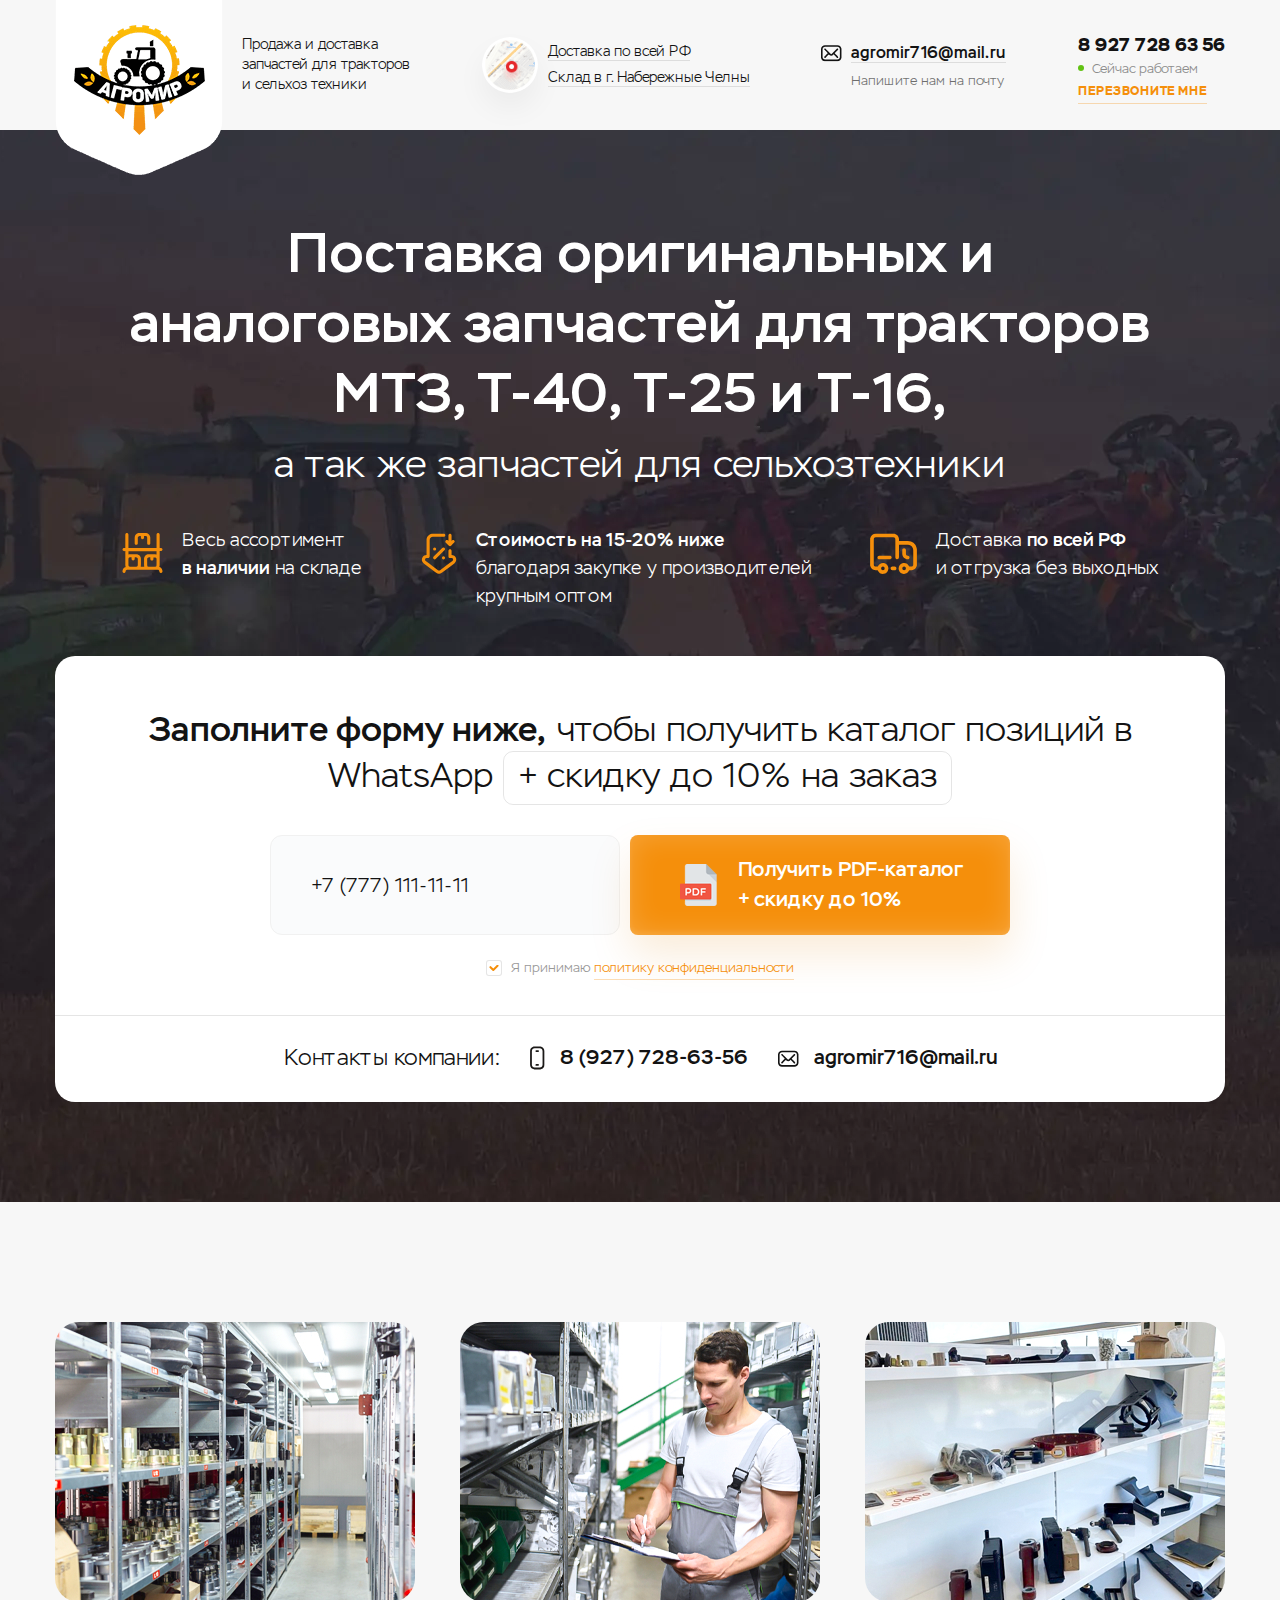
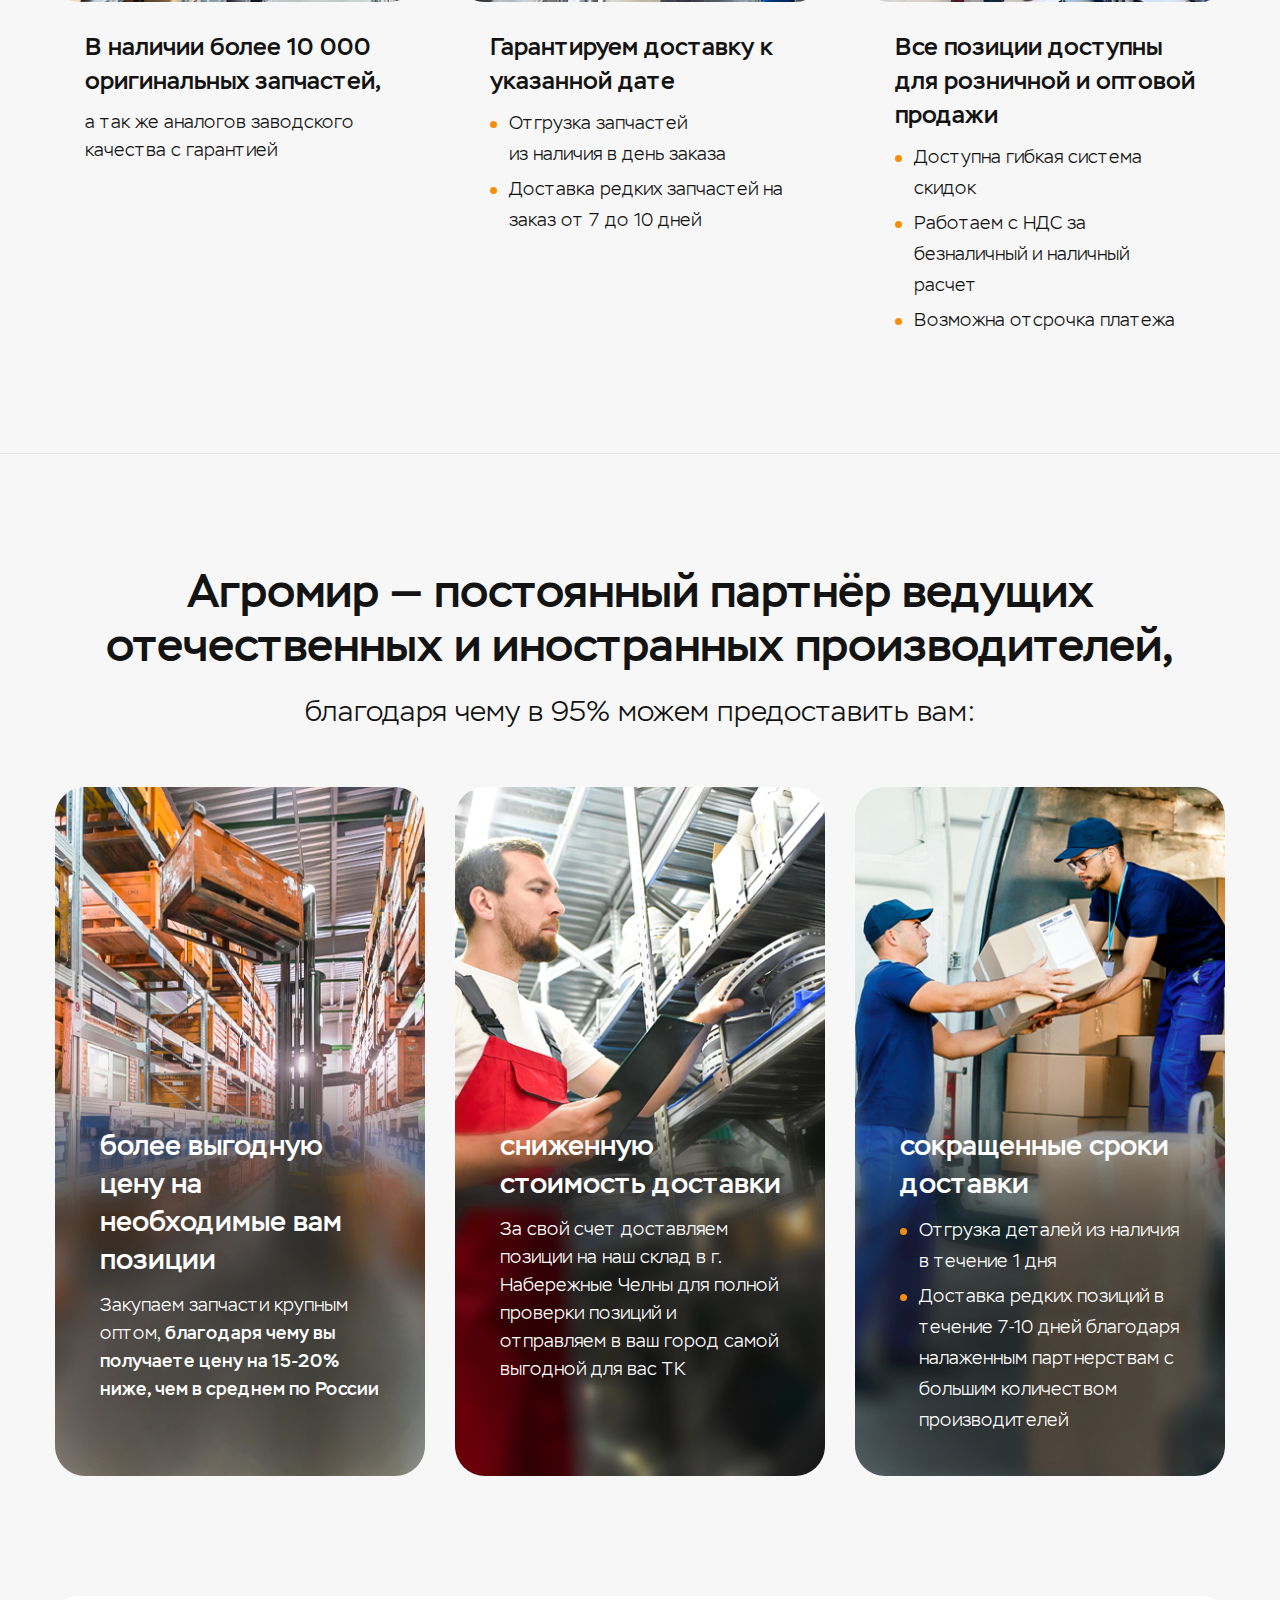
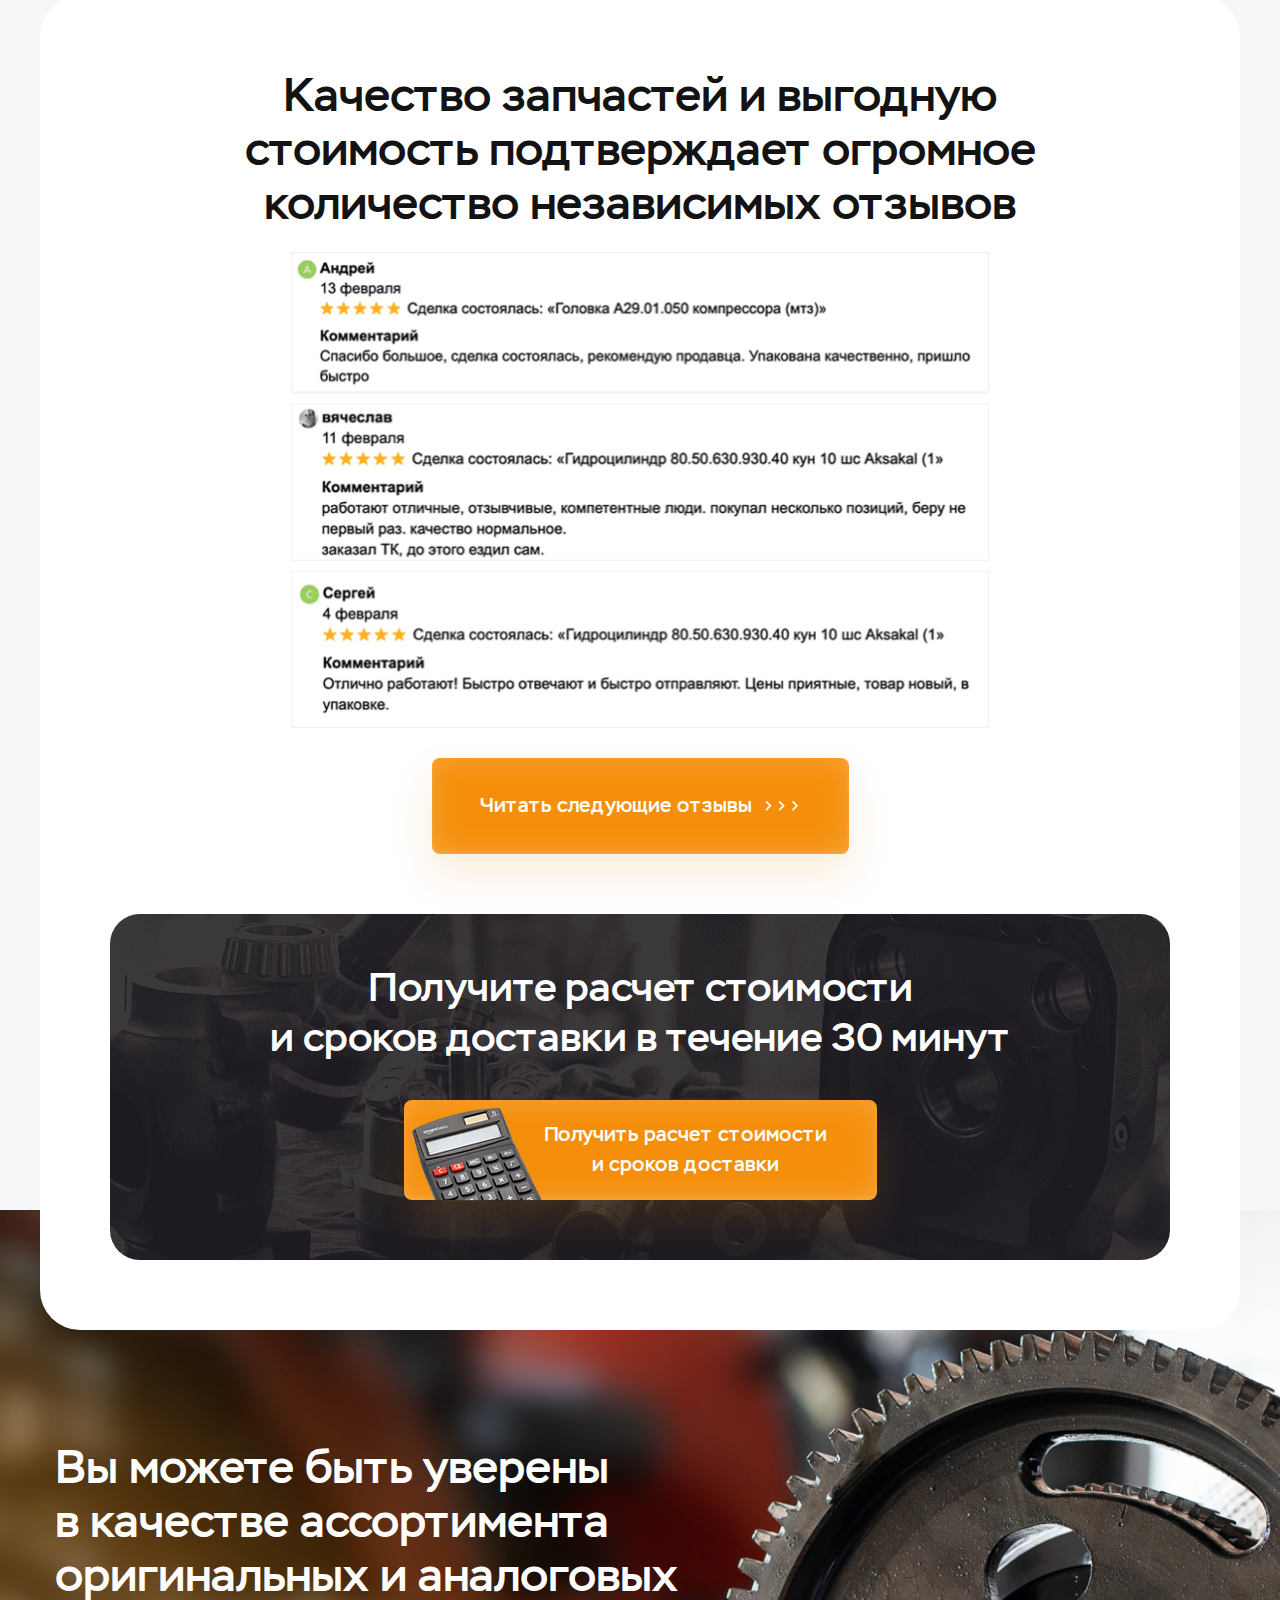
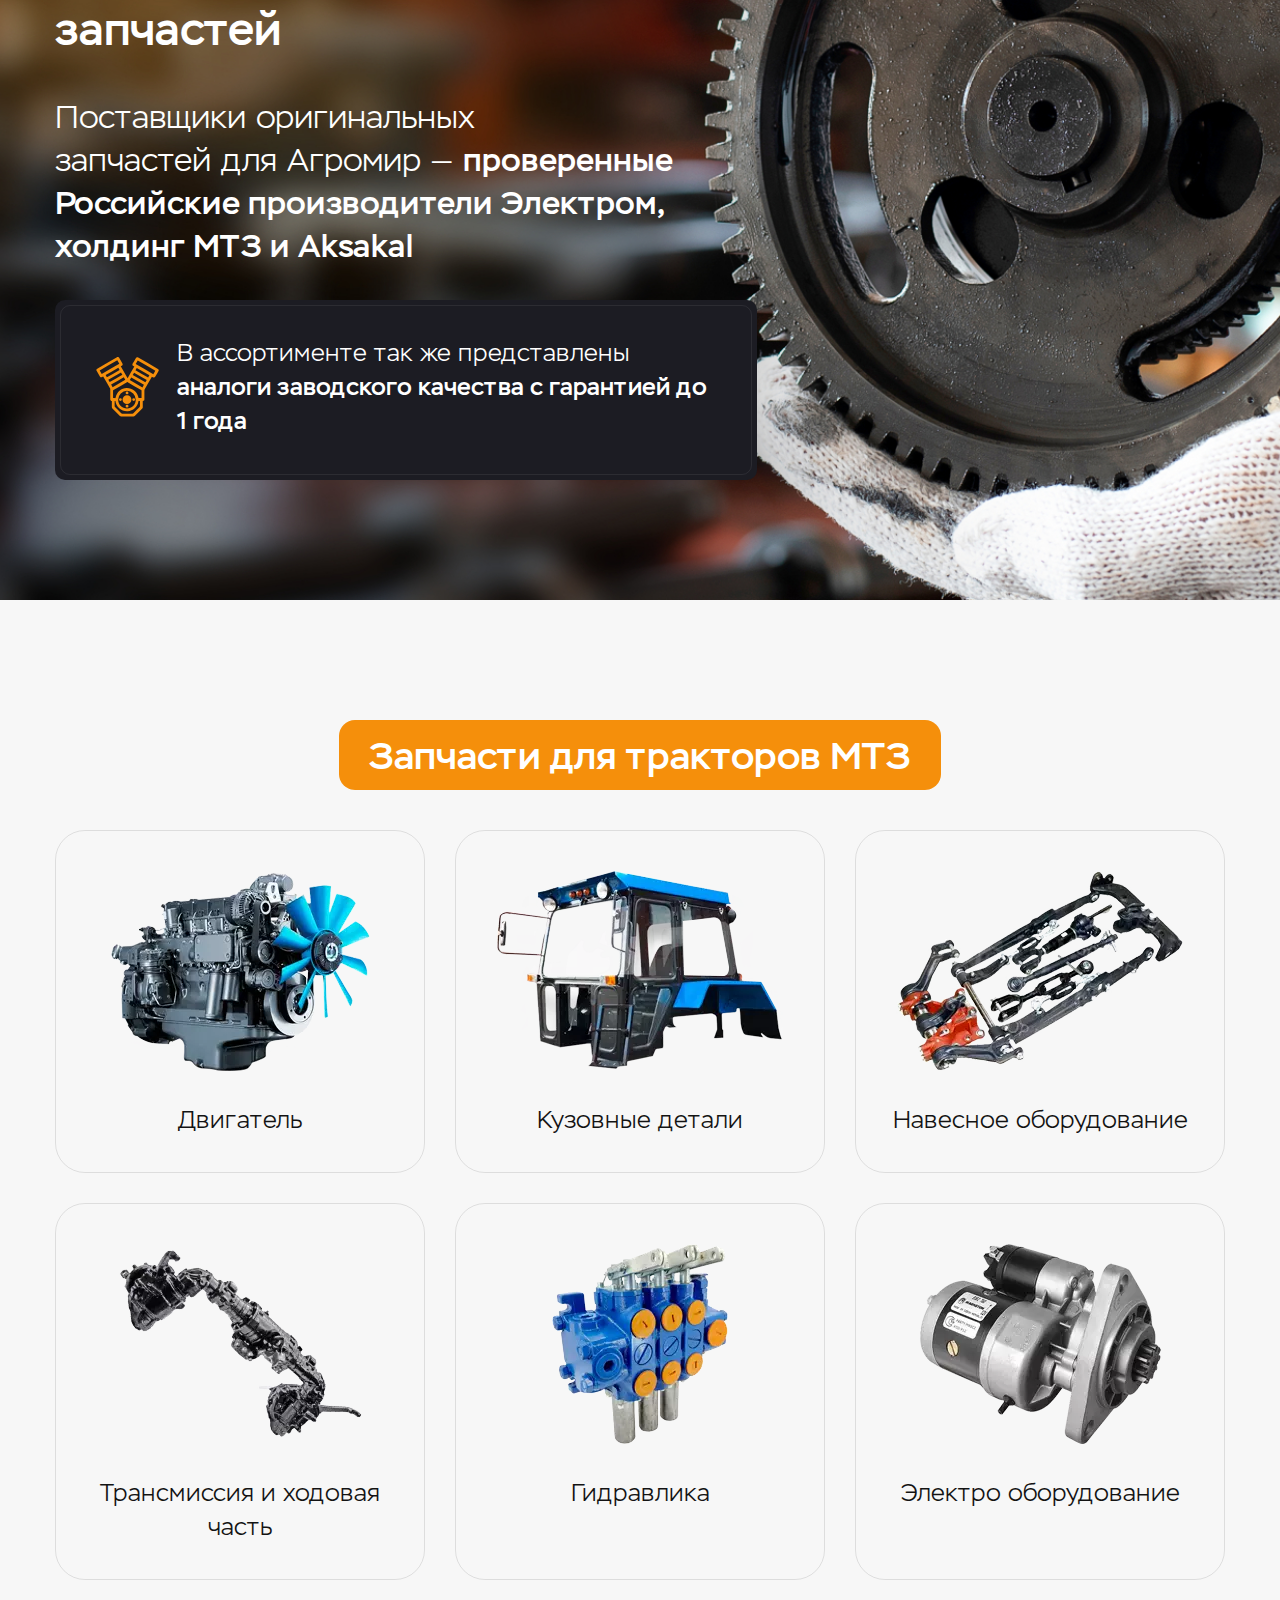
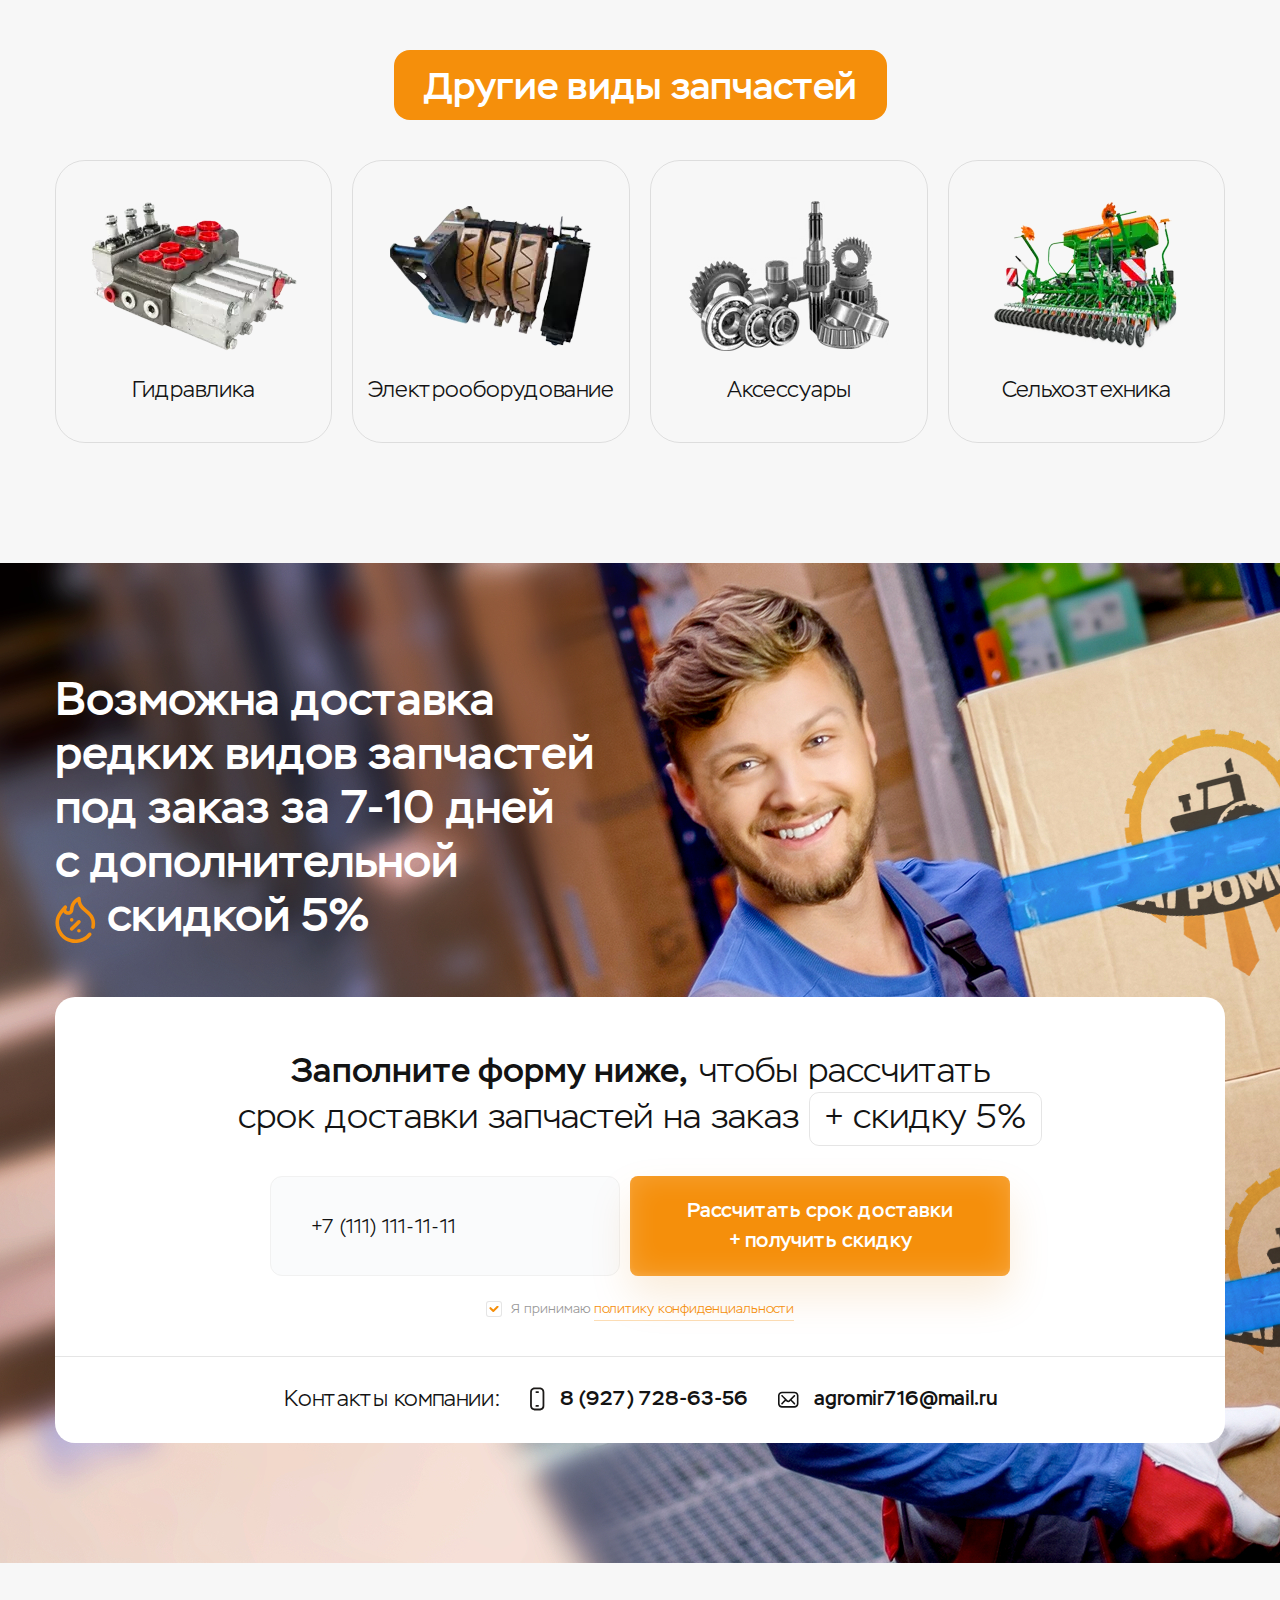
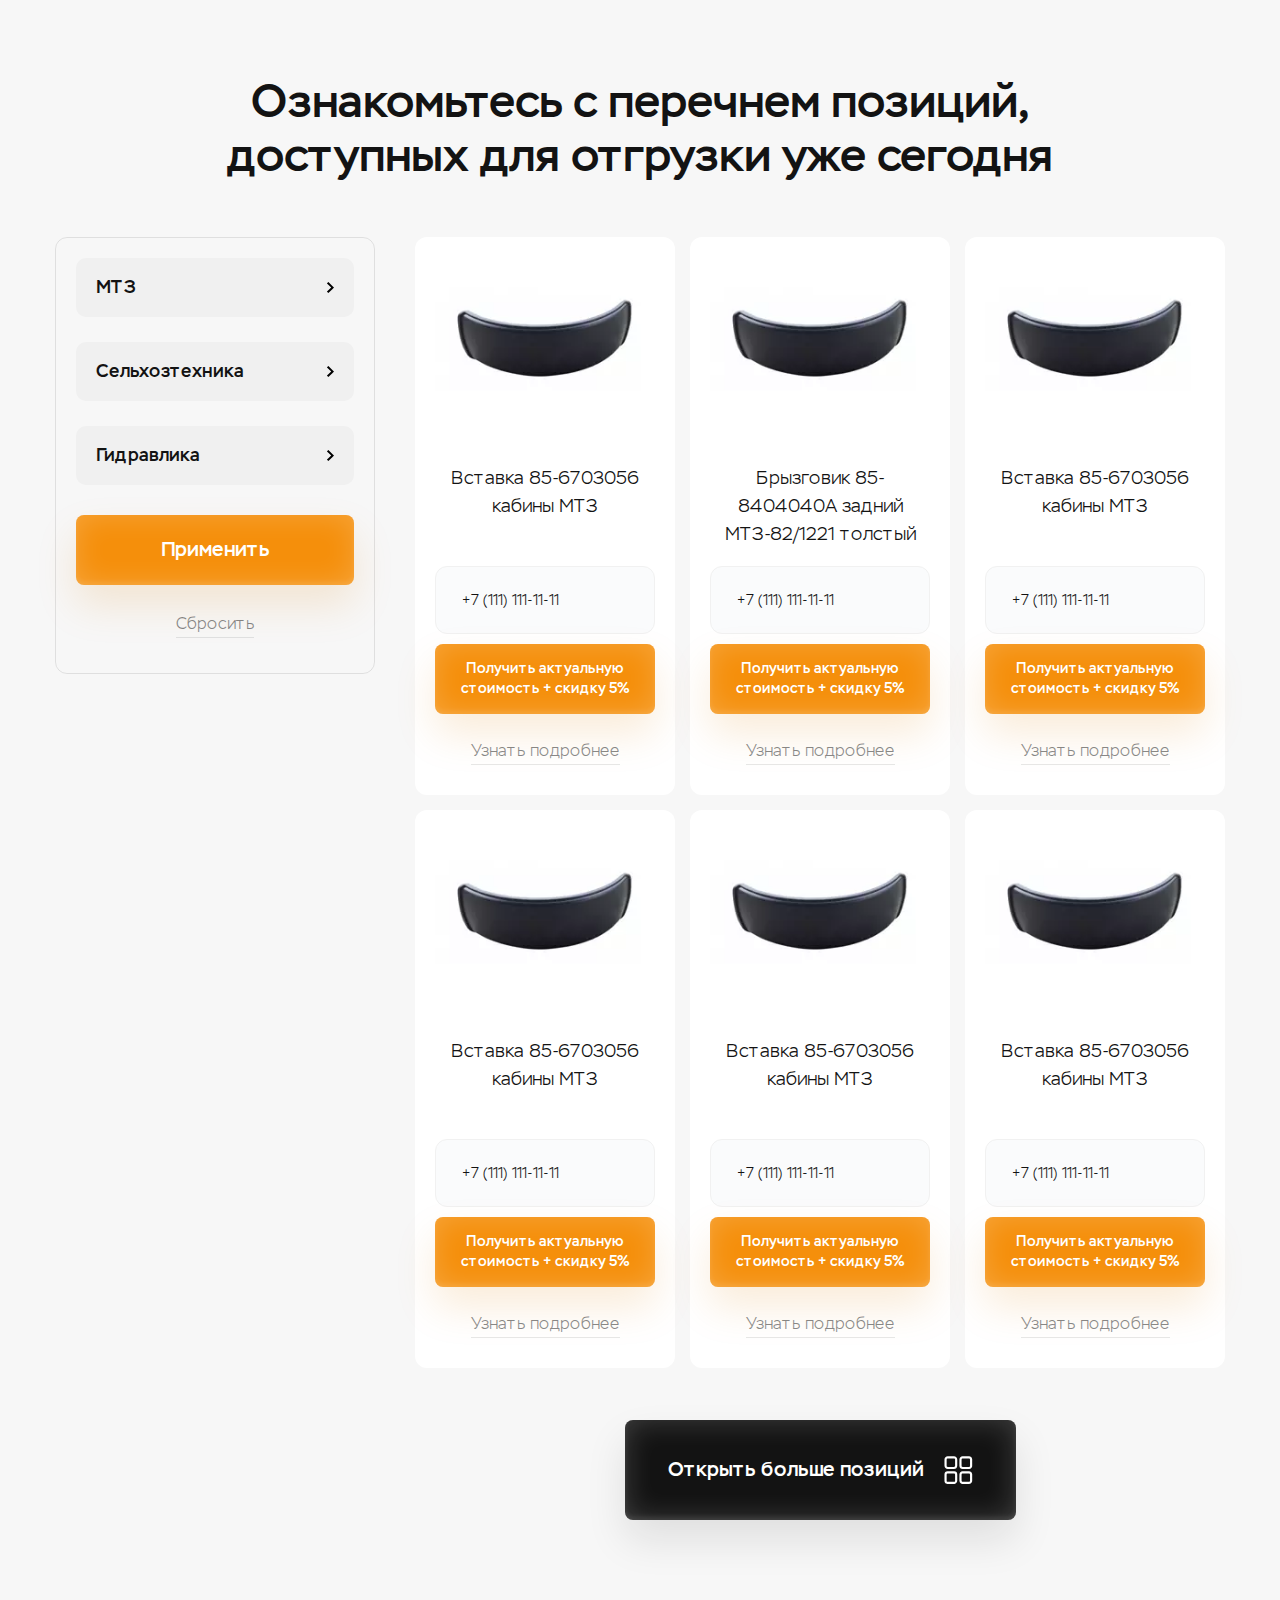
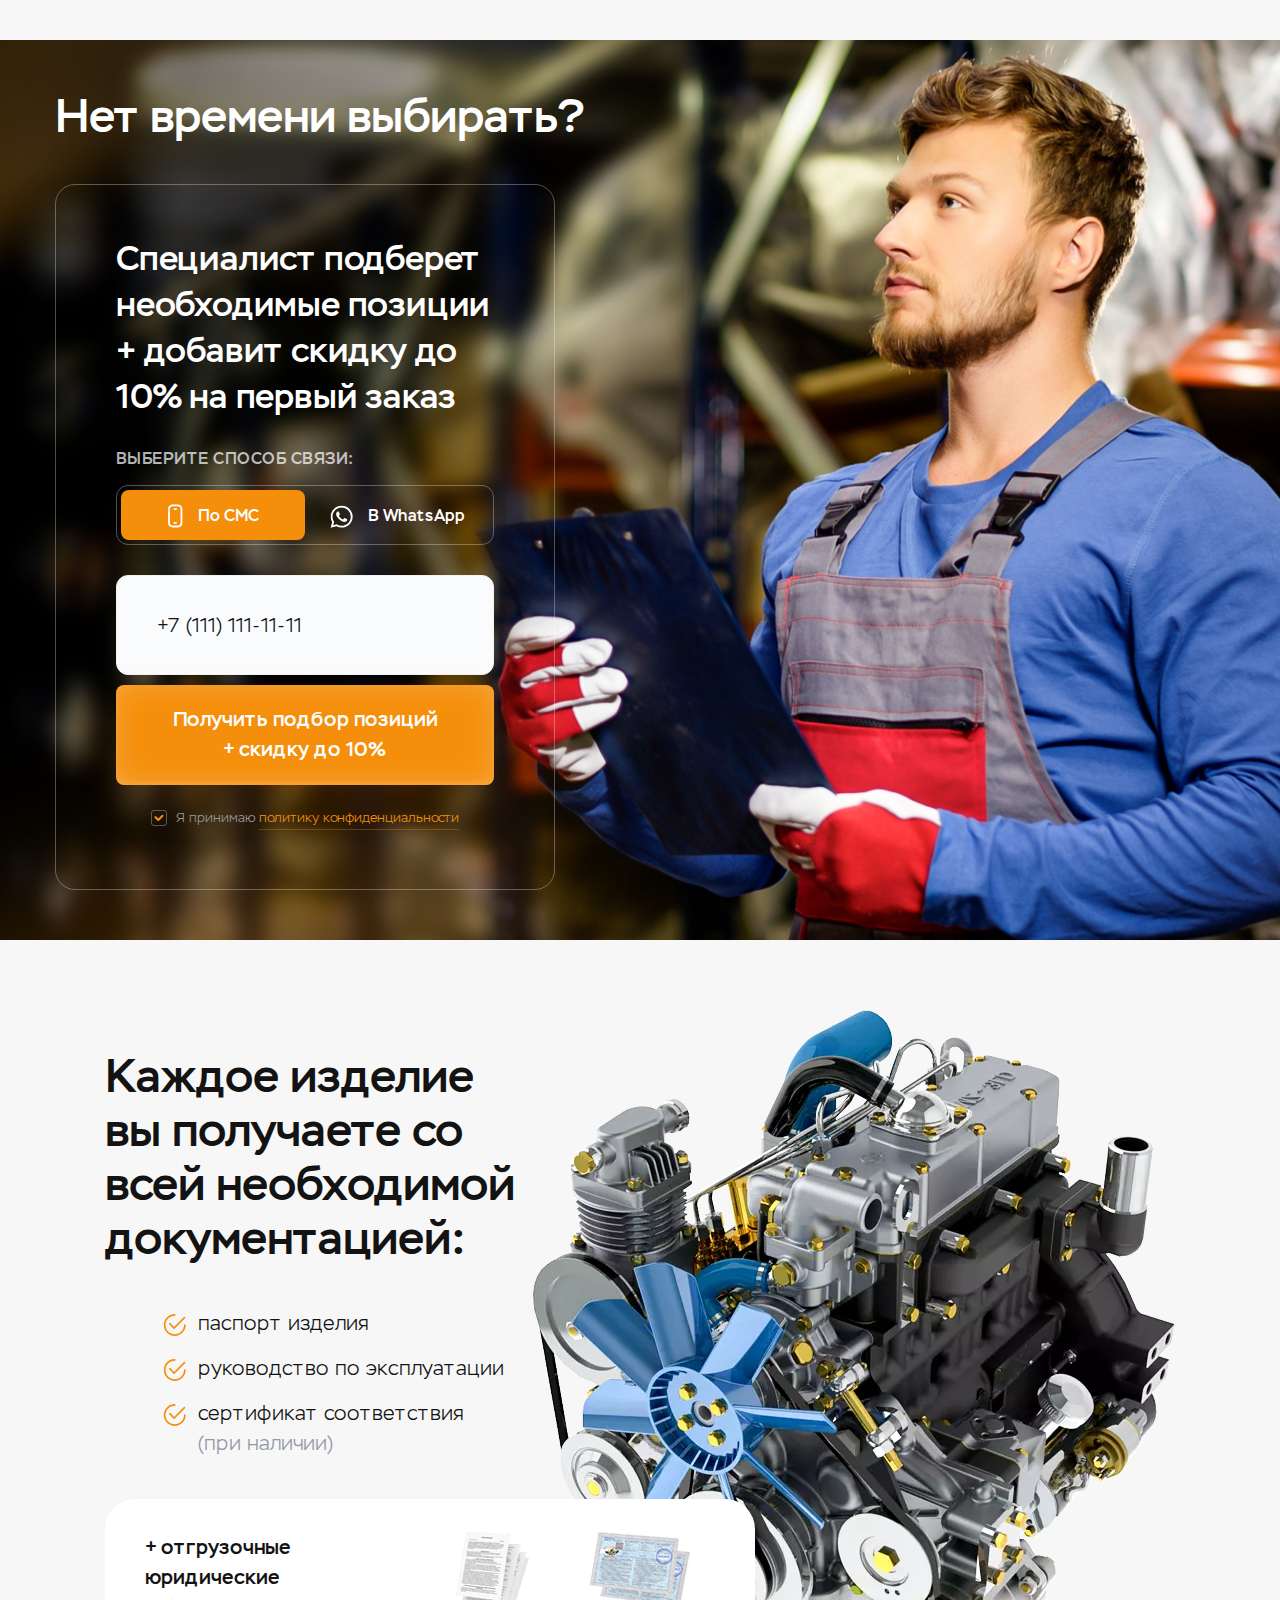
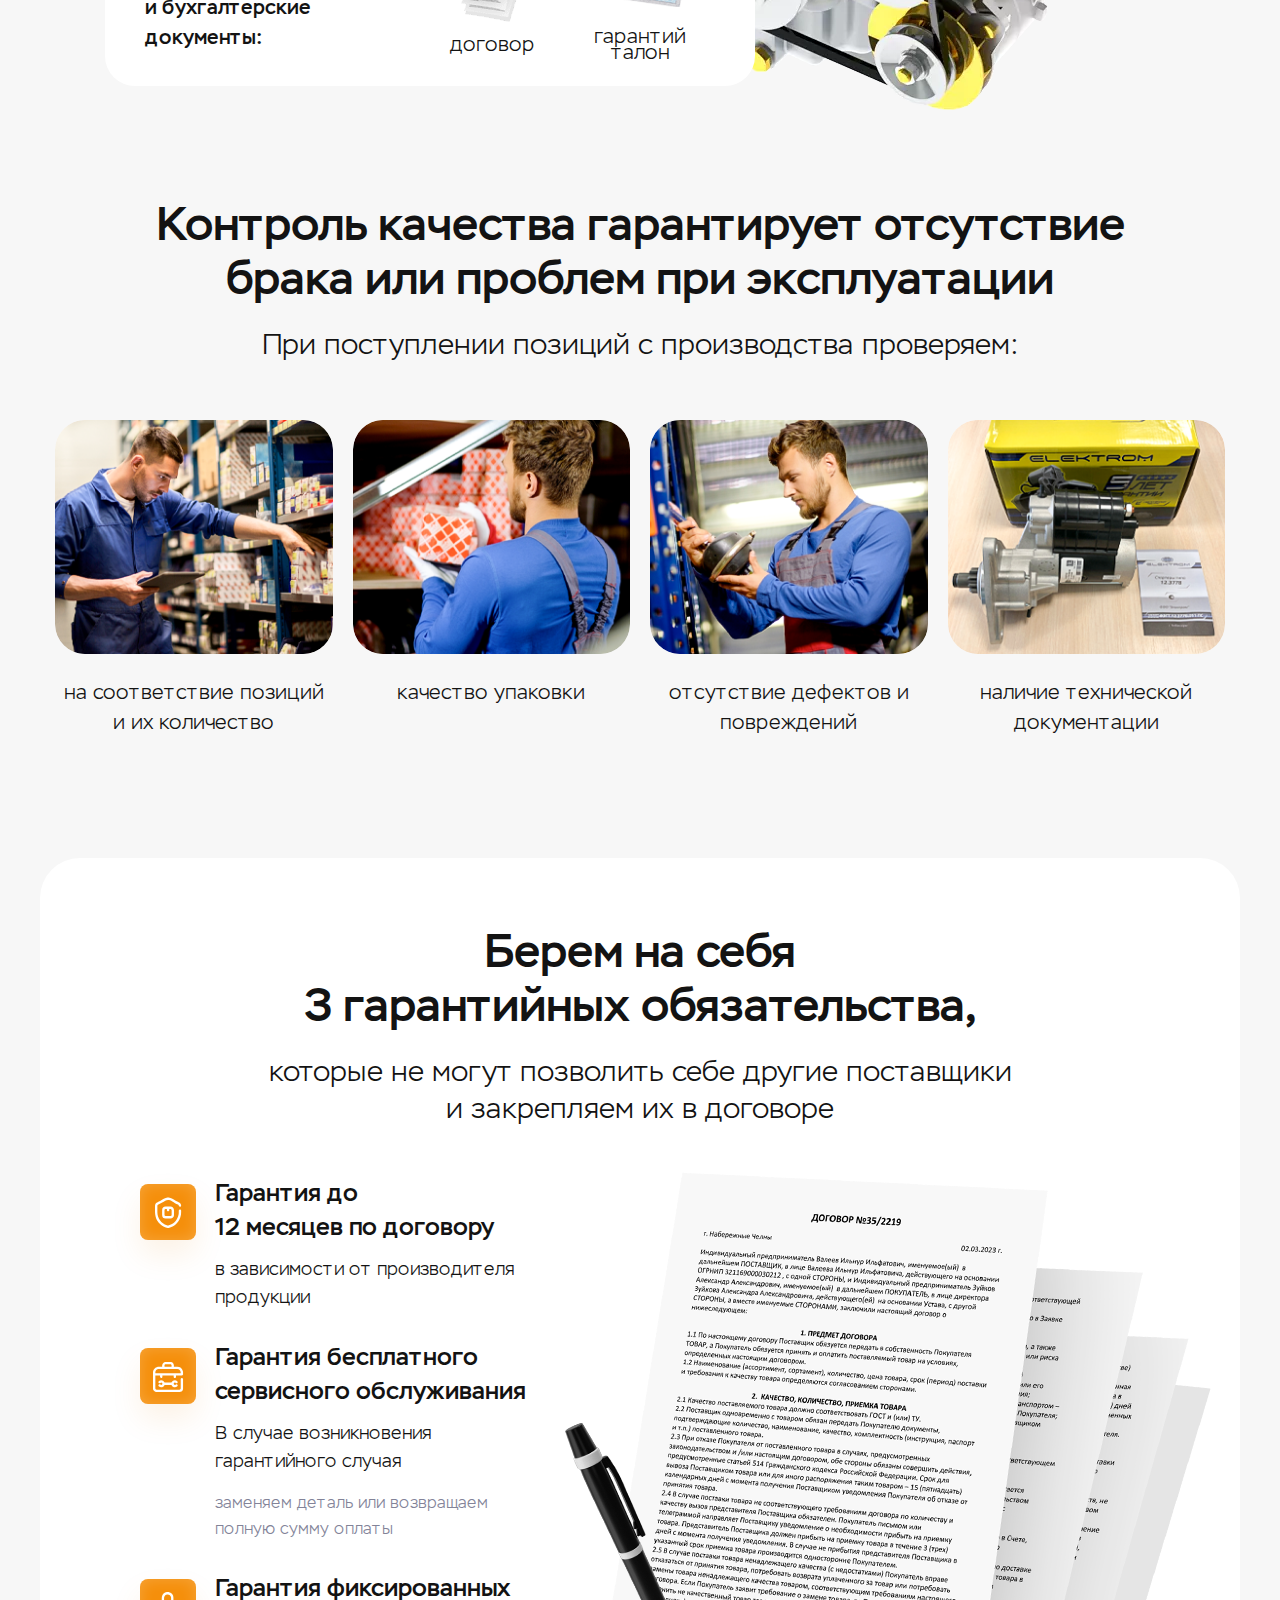
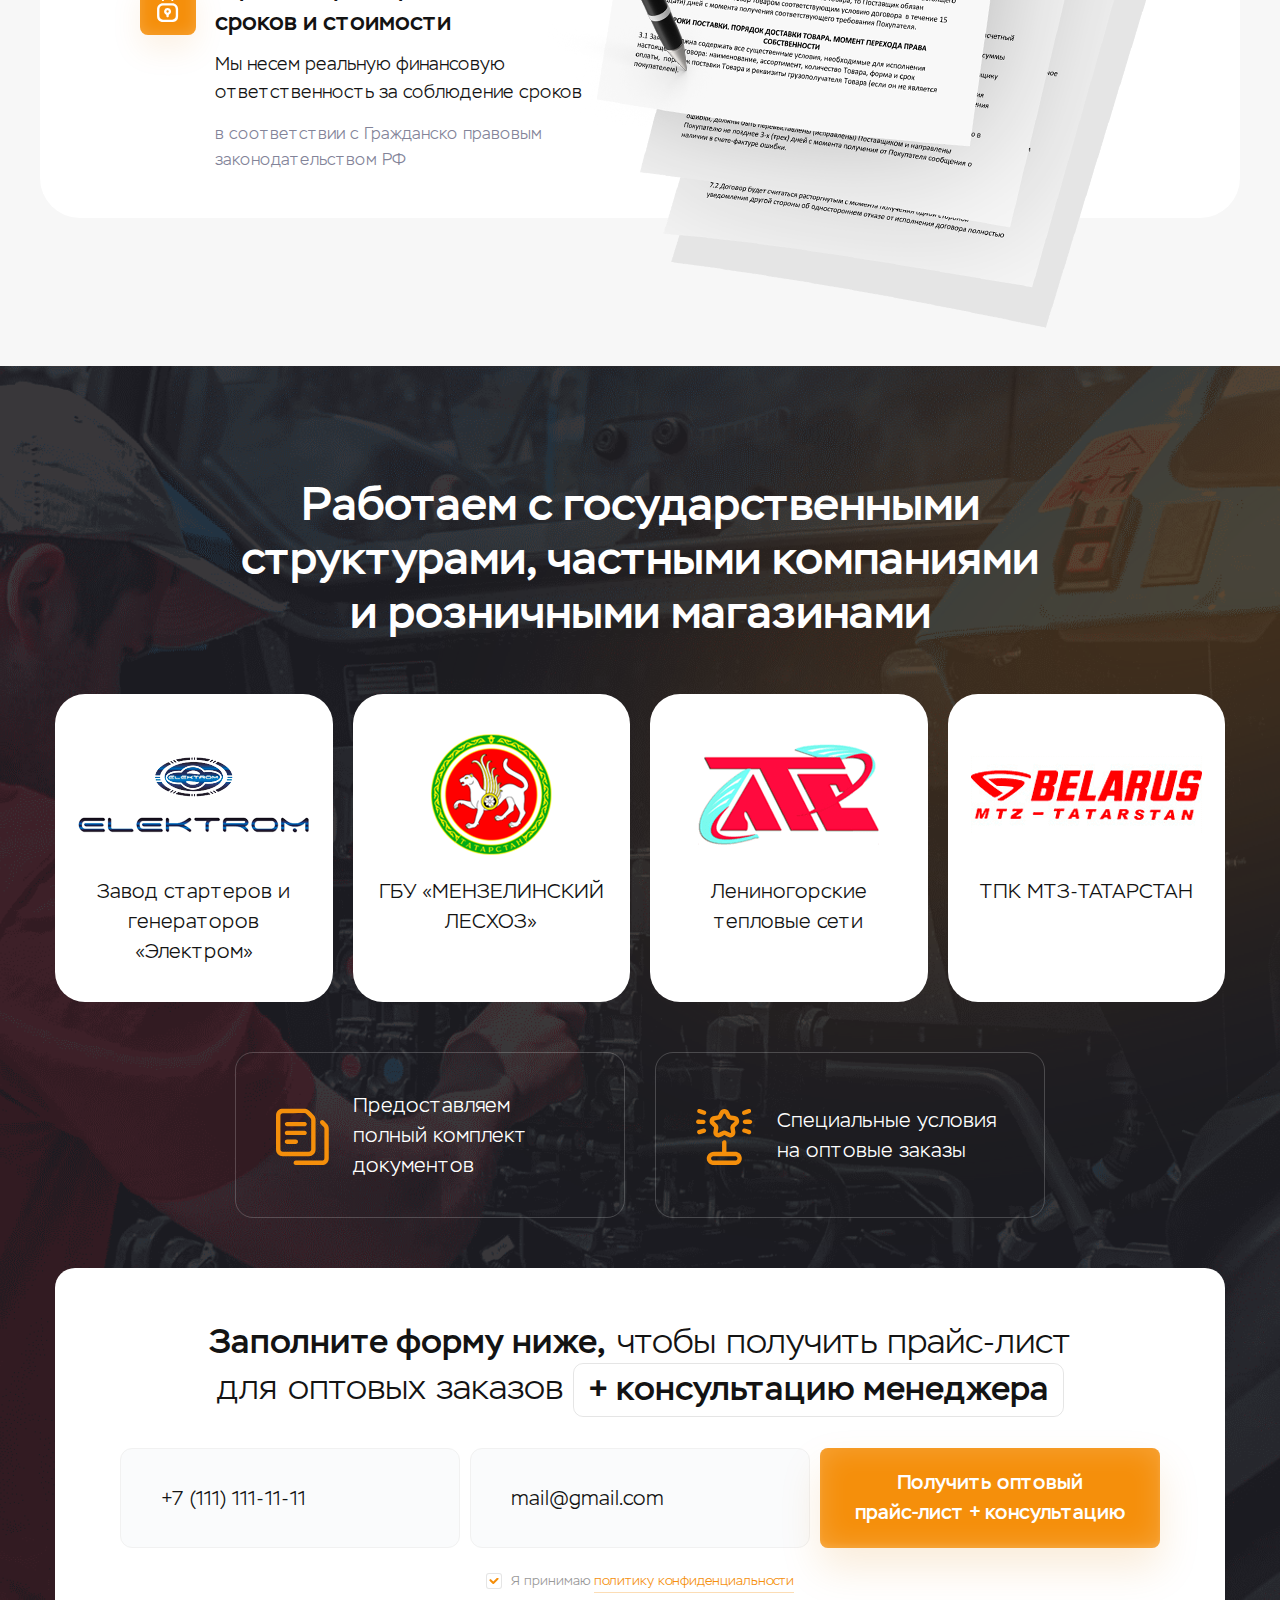
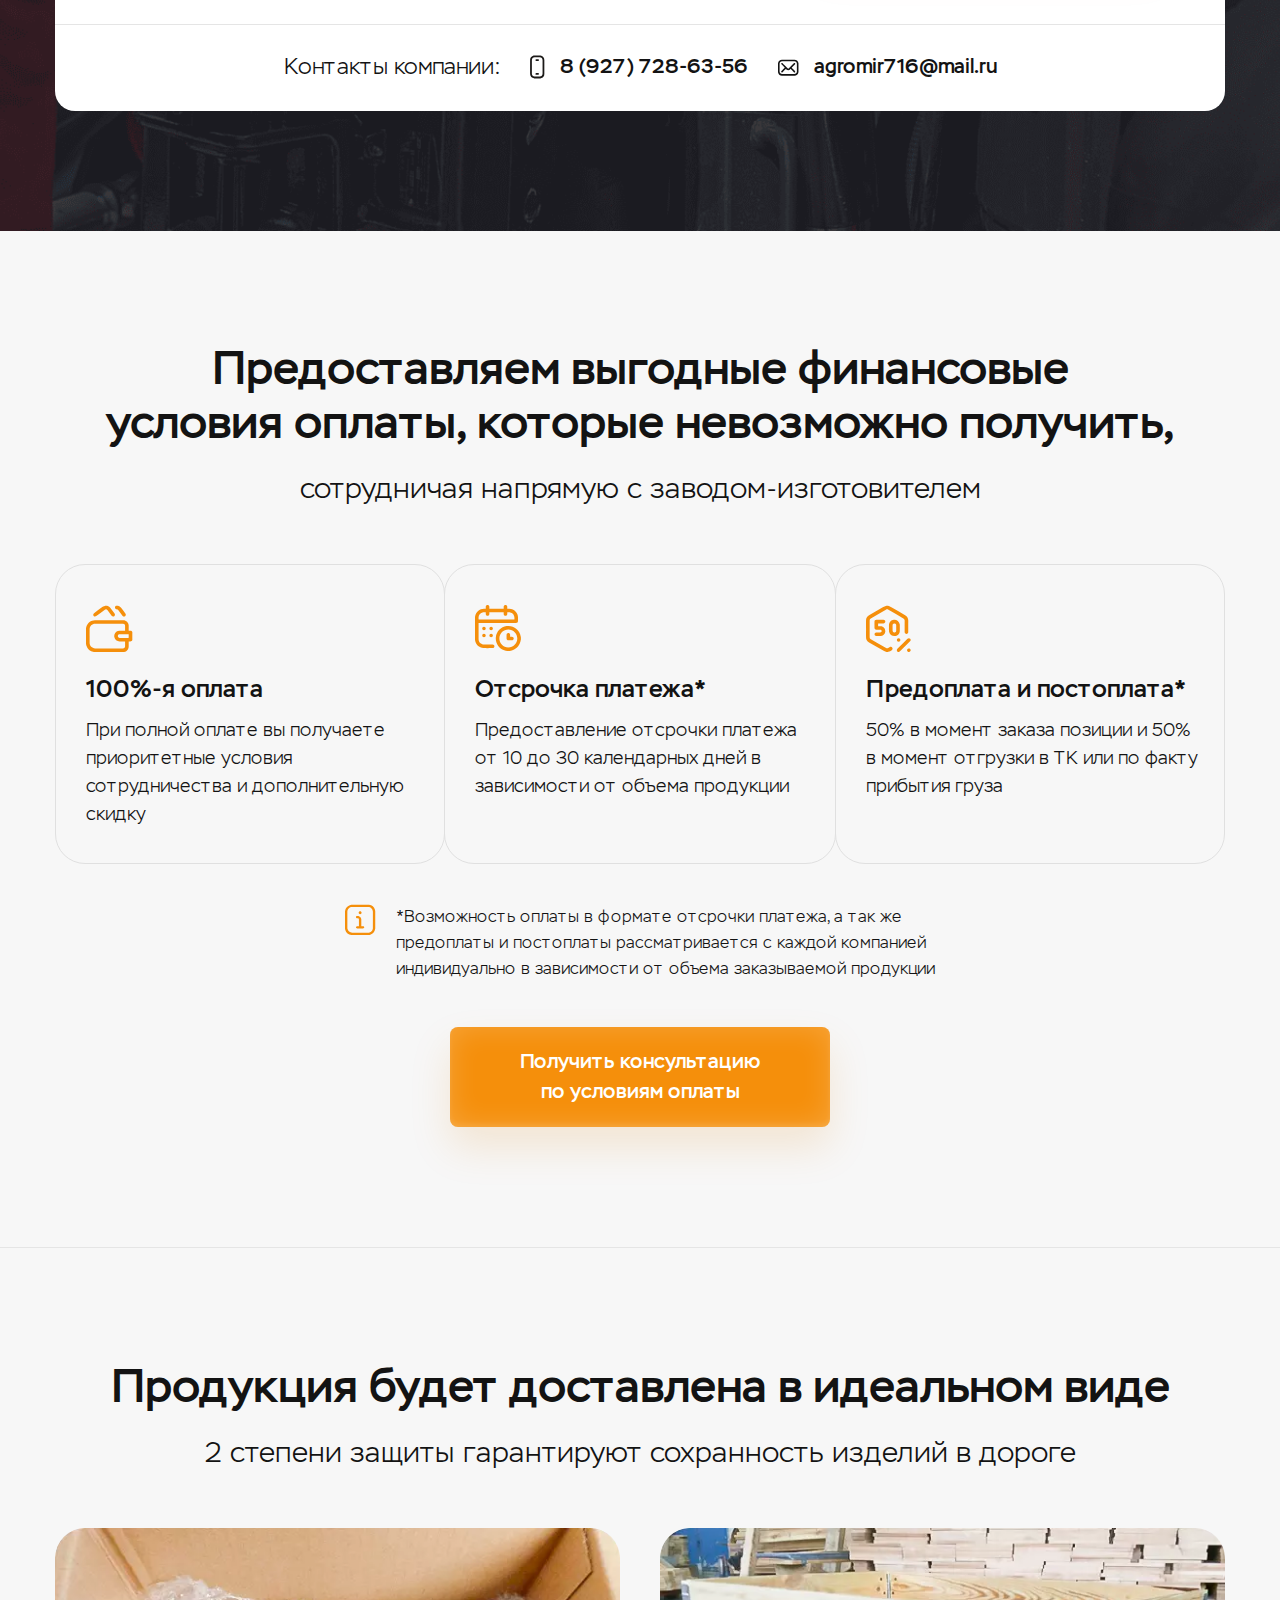
<file: index.html>
<!DOCTYPE html>
<html lang="en">
<head>

    <title>Агромир</title>
    <meta content="width=device-width,maximum-scale=1,initial-scale=1,user-scalable=0" name="viewport">
    <meta http-equiv="Content-Type" content="text/html;charset=UTF-8" />
    <meta name="author" content="" />
    <meta name="description" content="" />
    <meta name="keywords" content="" /> 
    
    <link rel="stylesheet" href="css/main.css" media="all"/>
    <link rel="stylesheet" href="css/hystmodal.min.css" media="all"/>
    <link rel="stylesheet" href="css/swiper-bundle.min.css" media="all"/>
    <link rel="stylesheet" href="css/fancybox.min.css" media="all"/>
    <link rel="stylesheet" href="css/responsive.css" media="all"/>

    <link href="favicon.ico" rel="shortcut icon"/>

</head>

<body>  

    <!-- wrapper Start -->
    <div class="wrapper">
        <!-- header Start -->
        <header class="header">
            <div class="header__container">
                <div class="header__in">
                    <a class="header__logo logo" href="#">
                        <span class="logo__img">
                            <img src="img/bg/logo.png" alt="logo">
                        </span>
                        <span class="logo__description">Продажа и доставка<br> запчастей для тракторов<br> и сельхоз техники</span>
                    </a>
                    <div class="header__delivery delivery-header">
                        <div class="delivery-header__img">
                            <img src="img/src/delivery-img.png" alt="photo">
                        </div>
                        <div class="delivery-header__description">
                            <a href="#" data-hystmodal="#delivery">Доставка по всей РФ<br> Склад в г. Набережные Челны</a>
                        </div>
                    </div>
                    <a class="header__mail mail" href="mailto:agromir716@mail.ru">
                        <span class="mail__address">
                            <span>agromir716@mail.ru</span>
                        </span>
                        <small class="mail__text">Напишите нам на почту</small>
                    </a>
                    <div class="header__phone phone">
                        <a class="phone__number" href="tel:8 927 728 63 56">8 927 728 63 56</a>
                        <span class="phone__work">Сейчас работаем</span>
                        <a class="phone__link" href="#" data-hystmodal="#callback">Перезвоните мне</a>
                    </div>
                </div>
            </div>
        </header>
        <!-- header end -->
        <!-- main Start -->
        <main>
            <section class="parts-supply">
                <div class="parts-supply__container">
                    <h1 class="parts-supply__title">Поставка оригинальных и<br> аналоговых запчастей для тракторов<br> МТЗ, Т-40, Т-25 и Т-16,</h1>
                    <p class="parts-supply__subtitle">а так же запчастей для сельхозтехники</p>
                    <div class="parts-supply__advantages advantages-parts-supply">
                        <div class="parts-supply__item">
                            <div class="parts-supply__icon">
                                <img src="img/bg/parts-supply-icon-1.svg" alt="icon">
                            </div>
                            <div class="parts-supply__description">
                                <span class="parts-supply__text">Весь ассортимент<br> <strong>в наличии</strong> на складе</span>
                            </div>
                        </div>
                        <div class="parts-supply__item">
                            <div class="parts-supply__icon">
                                <img src="img/bg/parts-supply-icon-2.svg" alt="icon">
                            </div>
                            <div class="parts-supply__description">
                                <span class="parts-supply__text"><strong>Стоимость на 15-20% ниже</strong><br> благодаря закупке у производителей<br> крупным оптом</span>
                            </div>
                        </div>
                        <div class="parts-supply__item">
                            <div class="parts-supply__icon">
                                <img src="img/bg/parts-supply-icon-3.svg" alt="icon">
                            </div>
                            <div class="parts-supply__description">
                                <span class="parts-supply__text">Доставка <strong>по всей РФ</strong><br> и отгрузка без выходных</span>
                            </div>
                        </div>
                    </div>
                    <div class="parts-supply__form-promo form-promo">
                        <div class="form-promo__top-col">
                            <h2 class="form-promo__title"><strong>Заполните форму ниже,</strong> чтобы получить каталог позиций в WhatsApp <span>+ скидку до 10% на заказ</span></h2>
                            <form>
                                <fieldset>
                                    <input type="tel" name="phone" placeholder="Введите ваш телефон" value="+7 (777) 111-11-11">
                                </fieldset>
                                <fieldset>
                                    <button class="form-promo__btn btn btn_pdf-icon" type="submit">Получить PDF-каталог<br> + скидку до 10%</button>
                                </fieldset>
                                <fieldset>
                                    <div class="form-promo__checkbox checkbox">
                                        <input id="accept" type="checkbox" checked="checked" required="required">
                                        <label for="accept">Я принимаю <a href="#" data-hystmodal="#privacy-policy">политику конфиденциальности</a></label>
                                    </div>
                                </fieldset>
                            </form>
                        </div>
                        <div class="form-promo__bottom-col">
                            <dl class="form-promo__contacts">
                                <dt>Контакты компании:</dt>
                                <dd>
                                    <a href="tel:8 (927) 728-63-56">
                                        <img src="img/bg/phone-icon.svg" alt="icon">
                                        <span>8 (927) 728-63-56</span>
                                    </a>
                                </dd>
                                <dd>
                                    <a href="mailto:agromir716@mail.ru">
                                        <img src="img/bg/mail-icon.svg" alt="icon">
                                        <span>agromir716@mail.ru</span>
                                    </a>
                                </dd>
                            </dl>
                        </div>
                        <div class="form-promo__img">
                            <picture>
                                <source srcset="img/src/form-promo-phone.webp" type="image/webp">
                                <img src="img/src/form-promo-phone.png" alt="photo">
                            </picture>
                        </div>
                    </div>
                </div>
            </section>
            <section class="info">
                <div class="info__container">
                    <div class="cursor-icon">
                        <img src="img/bg/cursor.svg" alt="cursor">
                    </div>
                    <div class="info__catalog">
                        <div class="info__item">
                            <div class="info__photo">
                                <picture>
                                    <source srcset="img/src/info-img-1.webp" type="image/webp">
                                    <img src="img/src/info-img-1.jpg" alt="photo">
                                </picture>
                            </div>
                            <div class="info__description">
                                <h3 class="info__title">В наличии более 10 000 оригинальных запчастей,</h3>
                                <p>а так же аналогов заводского качества с гарантией</p>
                            </div>
                        </div>
                        <div class="info__item">
                            <div class="info__photo">
                                <picture>
                                    <source srcset="img/src/info-img-2.webp" type="image/webp">
                                    <img src="img/src/info-img-2.jpg" alt="photo">
                                </picture>
                            </div>
                            <div class="info__description">
                                <h3 class="info__title">Гарантируем доставку к указанной дате</h3>
                                <ul class="info__list list">
                                    <li>Отгрузка запчастей<br> из наличия в день заказа</li>
                                    <li>Доставка редких запчастей на заказ от 7 до 10 дней</li>
                                </ul>
                            </div>
                        </div>
                        <div class="info__item">
                            <div class="info__photo">
                                <picture>
                                    <source srcset="img/src/info-img-3.webp" type="image/webp">
                                    <img src="img/src/info-img-3.jpg" alt="photo">
                                </picture>
                            </div>
                            <div class="info__description">
                                <h3 class="info__title">Все позиции доступны для розничной и оптовой продажи</h3>
                                <ul class="info__list list">
                                    <li>Доступна гибкая система скидок</li>
                                    <li>Работаем с НДС за безналичный и наличный расчет</li>
                                    <li>Возможна отсрочка платежа</li>
                                </ul>
                            </div>
                        </div>
                    </div>
                </div>
            </section>
            <section class="agromir-info">
                <div class="agromir-info__container">
                    <h2 class="agromir-info__main-title title-main">Агромир — постоянный партнёр ведущих отечественных и иностранных производителей,</h2>
                    <p class="agromir-info__subtitle subtitle">благодаря чему в 95% можем предоставить вам:</p>
                    <div class="cursor-icon">
                        <img src="img/bg/cursor.svg" alt="cursor">
                    </div>
                    <div class="agromir-info__catalog">
                        <div class="agromir-info__item">
                            <div class="agromir-info__photo">
                                <picture>
                                    <source srcset="img/src/agromir-info-img-1.webp" type="image/webp">
                                    <img src="img/src/agromir-info-img-1.jpg" alt="photo">
                                </picture>
                            </div>
                            <div class="agromir-info__description">
                                <h3 class="agromir-info__title">более выгодную цену на необходимые вам позиции</h3>
                                <p>Закупаем запчасти крупным оптом, <strong>благодаря чему вы получаете цену на 15-20% ниже, чем в среднем по России</strong></p>
                            </div>
                        </div>
                        <div class="agromir-info__item">
                            <div class="agromir-info__photo">
                                <picture>
                                    <source srcset="img/src/agromir-info-img-2.webp" type="image/webp">
                                    <img src="img/src/agromir-info-img-2.jpg" alt="photo">
                                </picture>
                            </div>
                            <div class="agromir-info__description">
                                <h3 class="agromir-info__title">сниженную стоимость доставки</h3>
                                <p>За свой счет доставляем позиции на наш склад в г. Набережные Челны для полной проверки позиций и отправляем в ваш город самой выгодной для вас ТК</p>
                            </div>
                        </div>
                        <div class="agromir-info__item">
                            <div class="agromir-info__photo">
                                <picture>
                                    <source srcset="img/src/agromir-info-img-3.webp" type="image/webp">
                                    <img src="img/src/agromir-info-img-3.jpg" alt="photo">
                                </picture>
                            </div>
                            <div class="agromir-info__description">
                                <h3 class="agromir-info__title">сокращенные сроки доставки</h3>
                                <ul class="agromir-info__list list">
                                    <li>Отгрузка деталей из наличия в течение 1 дня</li>
                                    <li>Доставка редких позиций в течение 7-10 дней благодаря налаженным партнерствам с большим количеством производителей</li>
                                </ul>
                            </div>
                        </div>
                    </div>
                </div>
            </section>
            <section class="reviews">
                <h2 class="reviews__main-title title-main">Качество запчастей и выгодную<br> стоимость подтверждает огромное<br> количество независимых отзывов</h2>
                <!--<p class="reviews__subtitle subtitle">Нажмите <span class="subtitle__cursor-icon"></span> на логотип независимого портала,<br> чтобы прочитать отзывы о нашей компании</p>
                <div class="reviews__tabs tabs">
                    <nav class="tabs__nav">
                        <ul>
                            <li class="active" data-tab-target="#avito">
                                <img src="img/src/avito.png" alt="logo">
                            </li>
                            <li data-tab-target="#yandex">
                                <img src="img/src/yandex.png" alt="logo">
                            </li>
                            <li data-tab-target="#gis">
                                <img src="img/src/gis.png" alt="logo">
                            </li>
                        </ul>
                    </nav>
                    <div class="tabs__content">
                        <div id="avito" class="tabs__item active" data-tab-content="avito">
                            <div class="tabs__slider">
                                <div class="swiper">
                                    <div class="swiper-wrapper">
                                        <div class="swiper-slide">
                                            <div class="tabs__img">
                                                <picture>
                                                    <source srcset="img/src/reviews.webp" type="image/webp">
                                                    <img src="img/src/reviews.png" alt="reviews">
                                                </picture>
                                            </div>
                                        </div>
                                        <div class="swiper-slide">
                                            <div class="tabs__img">
                                                <picture>
                                                    <source srcset="img/src/reviews.webp" type="image/webp">
                                                    <img src="img/src/reviews.png" alt="reviews">
                                                </picture>
                                            </div>
                                        </div>
                                        <div class="swiper-slide">
                                            <div class="tabs__img">
                                                <picture>
                                                    <source srcset="img/src/reviews.webp" type="image/webp">
                                                    <img src="img/src/reviews.png" alt="reviews">
                                                </picture>
                                            </div>
                                        </div>
                                    </div>
                                </div>
                                <div class="tabs__btn-panel tabs__btn-panel_position-right">
                                    <a href="#" class="tabs__btn btn btn_arrow-right-icon">Читать следующие отзывы</a>
                                </div>
                            </div>
                        </div>
                        <div id="yandex" class="tabs__item" data-tab-content="yandex">
                            <div class="tabs__slider">
                                <div class="swiper">
                                    <div class="swiper-wrapper">
                                        <div class="swiper-slide">
                                            <div class="tabs__img">
                                                <picture>
                                                    <source srcset="img/src/reviews.webp" type="image/webp">
                                                    <img src="img/src/reviews.png" alt="reviews">
                                                </picture>
                                            </div>
                                        </div>
                                        <div class="swiper-slide">
                                            <div class="tabs__img">
                                                <picture>
                                                    <source srcset="img/src/reviews.webp" type="image/webp">
                                                    <img src="img/src/reviews.png" alt="reviews">
                                                </picture>
                                            </div>
                                        </div>
                                        <div class="swiper-slide">
                                            <div class="tabs__img">
                                                <picture>
                                                    <source srcset="img/src/reviews.webp" type="image/webp">
                                                    <img src="img/src/reviews.png" alt="reviews">
                                                </picture>
                                            </div>
                                        </div>
                                    </div>
                                </div>
                                <div class="tabs__btn-panel tabs__btn-panel_position-right">
                                    <a href="#" class="tabs__btn btn btn_arrow-right-icon">Читать следующие отзывы</a>
                                </div>
                            </div>
                        </div>
                        <div id="gis" class="tabs__item" data-tab-content="gis">
                            <div class="tabs__slider">
                                <div class="swiper">
                                    <div class="swiper-wrapper">
                                        <div class="swiper-slide">
                                            <div class="tabs__img">
                                                <picture>
                                                    <source srcset="img/src/reviews.webp" type="image/webp">
                                                    <img src="img/src/reviews.png" alt="reviews">
                                                </picture>
                                            </div>
                                        </div>
                                        <div class="swiper-slide">
                                            <div class="tabs__img">
                                                <picture>
                                                    <source srcset="img/src/reviews.webp" type="image/webp">
                                                    <img src="img/src/reviews.png" alt="reviews">
                                                </picture>
                                            </div>
                                        </div>
                                        <div class="swiper-slide">
                                            <div class="tabs__img">
                                                <picture>
                                                    <source srcset="img/src/reviews.webp" type="image/webp">
                                                    <img src="img/src/reviews.png" alt="reviews">
                                                </picture>
                                            </div>
                                        </div>
                                    </div>
                                </div>
                                <div class="tabs__btn-panel tabs__btn-panel_position-right">
                                    <a href="#" class="tabs__btn btn btn_arrow-right-icon">Читать следующие отзывы</a>
                                </div>
                            </div>
                        </div>
                    </div>
                </div>-->
                <div class="reviews-slider">
                    <div class="swiper">
                        <div class="swiper-wrapper">
                            <div class="swiper-slide">
                                <div class="reviews-slider__img">
                                    <a href="img/src/reviews.png" data-fancybox="images">
                                        <picture>
                                            <source srcset="img/src/reviews.webp" type="image/webp">
                                            <img src="img/src/reviews.png" alt="reviews">
                                        </picture>
                                    </a>
                                </div>
                            </div>
                            <div class="swiper-slide">
                                <div class="reviews-slider__img">
                                    <a href="img/src/reviews-2.png" data-fancybox="images">
                                        <picture>
                                            <source srcset="img/src/reviews-2.webp" type="image/webp">
                                            <img src="img/src/reviews-2.png" alt="reviews">
                                        </picture>
                                    </a>
                                </div>
                            </div>
                            <div class="swiper-slide">
                                <div class="reviews-slider__img">
                                    <a href="img/src/reviews-3.png" data-fancybox="images">
                                        <picture>
                                            <source srcset="img/src/reviews-3.webp" type="image/webp">
                                            <img src="img/src/reviews-3.png" alt="reviews">
                                        </picture>
                                    </a>
                                </div>
                            </div>
                        </div>
                    </div>
                    <div class="reviews-slider__btn-panel">
                        <a href="#" class="tabs__btn btn btn_arrow-right-icon">Читать следующие отзывы</a>
                    </div>
                </div>
                <div class="reviews__cost-calculation cost-calculation">
                    <div class="cost-calculation__in">
                        <h2 class="cost-calculation__title title">Получите расчет стоимости<br> и сроков доставки в течение 30 минут</h2>
                        <a href="#" class="cost-calculation__btn btn btn_calculator-icon" data-hystmodal="#cost-calculation">Получить расчет стоимости<br> и сроков доставки</a>
                    </div>
                </div>
            </section>
            <section class="quality">
                <div class="quality__container">
                    <h2 class="quality__main-title title-main">Вы можете быть уверены<br> в качестве ассортимента<br> оригинальных и аналоговых<br> запчастей</h2>
                    <p class="quality__text">Поставщики оригинальных<br> запчастей для Агромир — <strong>проверенные<br> Российские производители Электром,<br> холдинг МТЗ и Aksakal</strong></p>
                    <div class="quality__info-panel info-panel">
                        <div class="info-panel__in">
                            <div class="info-panel__icon">
                                <img src="img/src/analogue-icon.svg" alt="icon">
                            </div>
                            <span class="info-panel__text">В ассортименте так же представлены <strong>аналоги заводского качества с гарантией до 1 года</strong></span>
                        </div>
                    </div>
                </div>
            </section>
            <section class="spare-parts">
                <div class="spare-parts__container">
                    <h2 class="spare-parts__title">
                        <span>Запчасти для тракторов МТЗ</span>
                    </h2>
                    <div class="cursor-icon">
                        <img src="img/bg/cursor.svg" alt="cursor">
                    </div>
                    <div class="spare-parts__catalog catalog">
                        <div class="catalog__item">
                            <div class="catalog__photo">
                                <picture>
                                    <source srcset="img/src/spare-parts-1.webp" type="image/webp">
                                    <img src="img/src/spare-parts-1.png" alt="photo">
                                </picture>
                            </div>
                            <span class="catalog__title">Двигатель</span>
                        </div>
                        <div class="catalog__item">
                            <div class="catalog__photo">
                                <picture>
                                    <source srcset="img/src/spare-parts-2.webp" type="image/webp">
                                    <img src="img/src/spare-parts-2.png" alt="photo">
                                </picture>
                            </div>
                            <span class="catalog__title">Кузовные детали</span>
                        </div>
                        <div class="catalog__item">
                            <div class="catalog__photo">
                                <picture>
                                    <source srcset="img/src/spare-parts-3.webp" type="image/webp">
                                    <img src="img/src/spare-parts-3.png" alt="photo">
                                </picture>
                            </div>
                            <span class="catalog__title">Навесное оборудование</span>
                        </div>
                        <div class="catalog__item">
                            <div class="catalog__photo">
                                <picture>
                                    <source srcset="img/src/spare-parts-4.webp" type="image/webp">
                                    <img src="img/src/spare-parts-4.png" alt="photo">
                                </picture>
                            </div>
                            <span class="catalog__title">Трансмиссия и ходовая часть</span>
                        </div>
                        <div class="catalog__item">
                            <div class="catalog__photo">
                                <picture>
                                    <source srcset="img/src/spare-parts-5.webp" type="image/webp">
                                    <img src="img/src/spare-parts-5.png" alt="photo">
                                </picture>
                            </div>
                            <span class="catalog__title">Гидравлика</span>
                        </div>
                        <div class="catalog__item">
                            <div class="catalog__photo">
                                <picture>
                                    <source srcset="img/src/spare-parts-6.webp" type="image/webp">
                                    <img src="img/src/spare-parts-6.png" alt="photo">
                                </picture>
                            </div>
                            <span class="catalog__title">Электро оборудование</span>
                        </div>
                    </div>
                    <!--<h2 class="spare-parts__title">
                        <span>Запчасти для:</span>
                    </h2>
                    <div class="cursor-icon">
                        <img src="img/bg/cursor.svg" alt="cursor">
                    </div>
                    <div class="spare-parts__catalog catalog">
                        <div class="catalog__item">
                            <div class="catalog__photo">
                                <picture>
                                    <source srcset="img/src/spare-parts-7.webp" type="image/webp">
                                    <img src="img/src/spare-parts-7.png" alt="photo">
                                </picture>
                            </div>
                            <span class="catalog__title">Т-40</span>
                        </div>
                        <div class="catalog__item">
                            <div class="catalog__photo">
                                <picture>
                                    <source srcset="img/src/spare-parts-8.webp" type="image/webp">
                                    <img src="img/src/spare-parts-8.png" alt="photo">
                                </picture>
                            </div>
                            <span class="catalog__title">Т-25</span>
                        </div>
                        <div class="catalog__item">
                            <div class="catalog__photo">
                                <picture>
                                    <source srcset="img/src/spare-parts-9.webp" type="image/webp">
                                    <img src="img/src/spare-parts-9.png" alt="photo">
                                </picture>
                            </div>
                            <span class="catalog__title">Т-16</span>
                        </div>
                    </div>-->
                    <h2 class="spare-parts__title">
                        <span>Другие виды запчастей</span>
                    </h2>
                    <div class="cursor-icon">
                        <img src="img/bg/cursor.svg" alt="cursor">
                    </div>
                    <div class="spare-parts__catalog catalog catalog_four-col catalog_indent-bottom-none">
                        <div class="catalog__item">
                            <div class="catalog__photo">
                                <picture>
                                    <source srcset="img/src/spare-parts-10.webp" type="image/webp">
                                    <img src="img/src/spare-parts-10.png" alt="photo">
                                </picture>
                            </div>
                            <span class="catalog__title">Гидравлика</span>
                        </div>
                        <div class="catalog__item">
                            <div class="catalog__photo">
                                <picture>
                                    <source srcset="img/src/spare-parts-11.webp" type="image/webp">
                                    <img src="img/src/spare-parts-11.png" alt="photo">
                                </picture>
                            </div>
                            <span class="catalog__title">Электрооборудование</span>
                        </div>
                        <div class="catalog__item">
                            <div class="catalog__photo">
                                <picture>
                                    <source srcset="img/src/spare-parts-12.webp" type="image/webp">
                                    <img src="img/src/spare-parts-12.png" alt="photo">
                                </picture>
                            </div>
                            <span class="catalog__title">Аксессуары</span>
                        </div>
                        <div class="catalog__item">
                            <div class="catalog__photo">
                                <picture>
                                    <source srcset="img/src/spare-parts-13.webp" type="image/webp">
                                    <img src="img/src/spare-parts-13.png" alt="photo">
                                </picture>
                            </div>
                            <span class="catalog__title">Сельхозтехника</span>
                        </div>
                    </div>
                </div>
            </section>
            <section class="delivery-rare">
                <div class="delivery-rare__container">
                    <h2 class="delivery-rare__main-title title-main title-main_indent-bottom-big">Возможна доставка<br> редких видов запчастей<br> под заказ за 7-10 дней<br> с дополнительной<br> <img src="img/src/discount-icon.svg" alt="icon"> скидкой 5%</h2>
                    <div class="delivery-rare__form-promo form-promo">
                        <div class="form-promo__top-col">
                            <h2 class="form-promo__title"><strong>Заполните форму ниже,</strong> чтобы рассчитать<br> срок доставки запчастей на заказ <span>+ скидку 5%</span></h2>
                            <form>
                                <fieldset>
                                    <input type="tel" name="phone" placeholder="Введите ваш телефон" value="+7 (111) 111-11-11">
                                </fieldset>
                                <fieldset>
                                    <button class="form-promo__btn btn" type="submit">Рассчитать срок доставки<br> + получить скидку</button>
                                </fieldset>
                                <fieldset>
                                    <div class="form-promo__checkbox checkbox">
                                        <input id="accept-2" type="checkbox" checked="checked" required="required">
                                        <label for="accept-2">Я принимаю <a href="#" data-hystmodal="#privacy-policy">политику конфиденциальности</a></label>
                                    </div>
                                </fieldset>
                            </form>
                        </div>
                        <div class="form-promo__bottom-col">
                            <dl class="form-promo__contacts">
                                <dt>Контакты компании:</dt>
                                <dd>
                                    <a href="tel:8 (927) 728-63-56">
                                        <img src="img/bg/phone-icon.svg" alt="icon">
                                        <span>8 (927) 728-63-56</span>
                                    </a>
                                </dd>
                                <dd>
                                    <a href="mailto:agromir716@mail.ru">
                                        <img src="img/bg/mail-icon.svg" alt="icon">
                                        <span>agromir716@mail.ru</span>
                                    </a>
                                </dd>
                            </dl>
                        </div>
                        <div class="form-promo__img">
                            <picture>
                                <source srcset="img/src/form-promo-phone-2.webp" type="image/webp">
                                <img src="img/src/form-promo-phone-2.png" alt="photo">
                            </picture>
                        </div>
                    </div>
                </div>
            </section>
            <section class="positions">
                <div class="positions__container">
                    <h2 class="financial-conditions__main-title title-main title-main_indent-bottom-big">Ознакомьтесь с перечнем позиций,<br> доступных для отгрузки уже сегодня</h2>
                    <span class="btn-filters">Фильтры</span>
                    <div class="positions__col">
                        <div class="positions__filters filters">
                            <div class="filters__in">
                                <span class="filters__close">Закрыть</span>
                                <div class="filters__accordion accordion">
                                    <div class="accordion__item">
                                        <div class="accordion__top-panel">
                                            <span class="accordion__title">МТЗ</span>
                                        </div>
                                        <div class="accordion__content">
                                            <div class="accordion__content-in">
                                                <ul class="accordion__list">
                                                    <li>
                                                        <div class="accordion__checkbox checkbox">
                                                            <input id="product-1" type="checkbox">
                                                            <label for="product-1">Кузовные детали</label>
                                                        </div>
                                                    </li>
                                                    <li>
                                                        <div class="accordion__checkbox checkbox">
                                                            <input id="product-2" type="checkbox">
                                                            <label for="product-2">Электрооборудование</label>
                                                        </div>
                                                    </li>
                                                    <li>
                                                        <div class="accordion__checkbox checkbox">
                                                            <input id="product-3" type="checkbox">
                                                            <label for="product-3">Трансмиссия и ходовая часть</label>
                                                        </div>
                                                    </li>
                                                    <li>
                                                        <div class="accordion__checkbox checkbox">
                                                            <input id="product-4" type="checkbox">
                                                            <label for="product-4">Двигатель</label>
                                                        </div>
                                                    </li>
                                                    <li>
                                                        <div class="accordion__checkbox checkbox">
                                                            <input id="product-5" type="checkbox">
                                                            <label for="product-5">Навесное оборудование</label>
                                                        </div>
                                                    </li>
                                                </ul>
                                            </div>
                                        </div>
                                    </div>
                                    <div class="accordion__item">
                                        <div class="accordion__top-panel">
                                            <span class="accordion__title">Сельхозтехника</span>
                                        </div>
                                        <div class="accordion__content">
                                            <div class="accordion__content-in">
                                                <ul class="accordion__list">
                                                    <li>
                                                        <div class="accordion__checkbox checkbox">
                                                            <input id="product-6" type="checkbox">
                                                            <label for="product-6">Техника</label>
                                                        </div>
                                                    </li>
                                                    <li>
                                                        <div class="accordion__checkbox checkbox">
                                                            <input id="product-7" type="checkbox">
                                                            <label for="product-7">Запчасти</label>
                                                        </div>
                                                    </li>
                                                </ul>
                                            </div>
                                        </div>
                                    </div>
                                    <div class="accordion__item">
                                        <div class="accordion__top-panel">
                                            <span class="accordion__title">Гидравлика</span>
                                        </div>
                                        <div class="accordion__content">
                                            <div class="accordion__content-in">
                                                <ul class="accordion__list">
                                                    <li>
                                                        <div class="accordion__checkbox checkbox">
                                                            <input id="product-8" type="checkbox">
                                                            <label for="product-8">Техника</label>
                                                        </div>
                                                    </li>
                                                    <li>
                                                        <div class="accordion__checkbox checkbox">
                                                            <input id="product-9" type="checkbox">
                                                            <label for="product-9">Запчасти</label>
                                                        </div>
                                                    </li>
                                                </ul>
                                            </div>
                                        </div>
                                    </div>
                                </div>
                                <a href="#" class="filters__btn btn">Применить</a>
                                <span class="filters__link link">
                                    <a href="#">Сбросить</a>
                                </span>
                            </div>
                        </div>
                        <div class="positions__product-catalog product-catalog">
                            <div class="product-catalog__item">
                                <div class="product-catalog__photo">
                                    <picture>
                                        <source srcset="img/src/product-catalog-img-1.webp" type="image/webp">
                                        <img src="img/src/product-catalog-img-1.jpg" alt="photo">
                                    </picture>
                                </div>
                                <h3 class="product-catalog__title">Вставка 85-6703056 кабины МТЗ</h3>
                                <div class="product-catalog__form">
                                    <form>
                                        <fieldset>
                                            <input type="tel" name="phone" placeholder="Введите ваш телефон" value="+7 (111) 111-11-11">
                                        </fieldset>
                                        <fieldset>
                                            <button class="product-catalog__btn btn" type="submit">Получить актуальную<br> стоимость + скидку 5%</button>
                                        </fieldset>
                                    </form>
                                </div>
                                <span class="filters__link link">
                                    <a href="#">Узнать подробнее</a>
                                </span>
                            </div>
                            <div class="product-catalog__item">
                                <div class="product-catalog__photo">
                                    <picture>
                                        <source srcset="img/src/product-catalog-img-1.webp" type="image/webp">
                                        <img src="img/src/product-catalog-img-1.jpg" alt="photo">
                                    </picture>
                                </div>
                                <h3 class="product-catalog__title">Брызговик 85-8404040А задний МТЗ-82/1221 толстый</h3>
                                <div class="product-catalog__form">
                                    <form>
                                        <fieldset>
                                            <input type="tel" name="phone" placeholder="Введите ваш телефон" value="+7 (111) 111-11-11">
                                        </fieldset>
                                        <fieldset>
                                            <button class="product-catalog__btn btn" type="submit">Получить актуальную<br> стоимость + скидку 5%</button>
                                        </fieldset>
                                    </form>
                                </div>
                                <span class="filters__link link">
                                    <a href="#">Узнать подробнее</a>
                                </span>
                            </div>
                            <div class="product-catalog__item">
                                <div class="product-catalog__photo">
                                    <picture>
                                        <source srcset="img/src/product-catalog-img-1.webp" type="image/webp">
                                        <img src="img/src/product-catalog-img-1.jpg" alt="photo">
                                    </picture>
                                </div>
                                <h3 class="product-catalog__title">Вставка 85-6703056 кабины МТЗ</h3>
                                <div class="product-catalog__form">
                                    <form>
                                        <fieldset>
                                            <input type="tel" name="phone" placeholder="Введите ваш телефон" value="+7 (111) 111-11-11">
                                        </fieldset>
                                        <fieldset>
                                            <button class="product-catalog__btn btn" type="submit">Получить актуальную<br> стоимость + скидку 5%</button>
                                        </fieldset>
                                    </form>
                                </div>
                                <span class="filters__link link">
                                    <a href="#">Узнать подробнее</a>
                                </span>
                            </div>
                            <div class="product-catalog__item">
                                <div class="product-catalog__photo">
                                    <picture>
                                        <source srcset="img/src/product-catalog-img-1.webp" type="image/webp">
                                        <img src="img/src/product-catalog-img-1.jpg" alt="photo">
                                    </picture>
                                </div>
                                <h3 class="product-catalog__title">Вставка 85-6703056 кабины МТЗ</h3>
                                <div class="product-catalog__form">
                                    <form>
                                        <fieldset>
                                            <input type="tel" name="phone" placeholder="Введите ваш телефон" value="+7 (111) 111-11-11">
                                        </fieldset>
                                        <fieldset>
                                            <button class="product-catalog__btn btn" type="submit">Получить актуальную<br> стоимость + скидку 5%</button>
                                        </fieldset>
                                    </form>
                                </div>
                                <span class="filters__link link">
                                    <a href="#">Узнать подробнее</a>
                                </span>
                            </div>
                            <div class="product-catalog__item">
                                <div class="product-catalog__photo">
                                    <picture>
                                        <source srcset="img/src/product-catalog-img-1.webp" type="image/webp">
                                        <img src="img/src/product-catalog-img-1.jpg" alt="photo">
                                    </picture>
                                </div>
                                <h3 class="product-catalog__title">Вставка 85-6703056 кабины МТЗ</h3>
                                <div class="product-catalog__form">
                                    <form>
                                        <fieldset>
                                            <input type="tel" name="phone" placeholder="Введите ваш телефон" value="+7 (111) 111-11-11">
                                        </fieldset>
                                        <fieldset>
                                            <button class="product-catalog__btn btn" type="submit">Получить актуальную<br> стоимость + скидку 5%</button>
                                        </fieldset>
                                    </form>
                                </div>
                                <span class="filters__link link">
                                    <a href="#">Узнать подробнее</a>
                                </span>
                            </div>
                            <div class="product-catalog__item">
                                <div class="product-catalog__photo">
                                    <picture>
                                        <source srcset="img/src/product-catalog-img-1.webp" type="image/webp">
                                        <img src="img/src/product-catalog-img-1.jpg" alt="photo">
                                    </picture>
                                </div>
                                <h3 class="product-catalog__title">Вставка 85-6703056 кабины МТЗ</h3>
                                <div class="product-catalog__form">
                                    <form>
                                        <fieldset>
                                            <input type="tel" name="phone" placeholder="Введите ваш телефон" value="+7 (111) 111-11-11">
                                        </fieldset>
                                        <fieldset>
                                            <button class="product-catalog__btn btn" type="submit">Получить актуальную<br> стоимость + скидку 5%</button>
                                        </fieldset>
                                    </form>
                                </div>
                                <span class="filters__link link">
                                    <a href="#">Узнать подробнее</a>
                                </span>
                            </div>
                            <div class="product-catalog__btn-panel">
                                <a href="#" class="product-catalog_btn btn btn_black-color btn_more-icon">Открыть больше позиций</a>
                            </div>
                        </div>
                    </div>
                </div>
            </section>
            <section class="position-selection">
                <div class="position-selection__container">
                    <h2 class="position-selection__main-title title-main">Нет времени выбирать?</h2>
                    <div class="position-selection__form-main form-main">
                        <h3 class="form-main__title">Специалист подберет<br> необходимые позиции<br> + добавит скидку до<br> 10% на первый заказ</h3>
                        <span class="form-main__sub-title">Выберите способ связи:</span>
                        <form>
                            <fieldset>
                                <div class="form-main__sending-method sending-method">
                                    <div class="sending-method__item">
                                        <input id="sms" type="radio" name="method" checked="checked" value="sms">
                                        <label for="sms">
                                            <span class="sending-method__icon">
                                                <img src="img/bg/sms.svg" alt="icon">
                                            </span>
                                            <span class="sending-method__text">По СМС</span>
                                        </label>
                                    </div>
                                    <div class="sending-method__item">
                                        <input id="whatsapp" type="radio" name="method" value="whatsapp">
                                        <label for="whatsapp">
                                            <span class="sending-method__icon">
                                                <img src="img/bg/whatsapp.svg" alt="icon">
                                            </span>
                                            <span class="sending-method__text">В WhatsApp</span>
                                        </label>
                                    </div>
                                </div>
                            </fieldset>
                            <fieldset>
                                <input type="tel" name="phone" placeholder="Введите ваш телефон" value="+7 (111) 111-11-11">
                            </fieldset>
                            <fieldset>
                                <button class="form-main__btn btn" type="submit">Получить подбор позиций<br> + скидку до 10%</button>
                            </fieldset>
                            <fieldset>
                                <div class="form-main__checkbox checkbox">
                                    <input id="accept-3" type="checkbox" checked="checked" required="required">
                                    <label for="accept-3">Я принимаю <a href="#" data-hystmodal="#privacy-policy">политику конфиденциальности</a></label>
                                </div>
                            </fieldset>
                        </form>
                    </div>
                </div>
            </section>
            <section class="product-documentation">
                <div class="product-documentation__container">
                    <div class="product-documentation__col">
                        <div class="product-documentation__description">
                            <h2 class="product-documentation__title-main title-main">Каждое изделие<br> вы получаете со<br> всей необходимой<br> документацией:</h2>
                            <ul class="product-documentation__check-list check-list">
                                <li>
                                    <div class="check-list__icon">
                                        <img src="img/bg/checked-icon.svg" alt="icon">
                                    </div>
                                    <div class="check-list__description">
                                        <span class="check-list__text">паспорт изделия</span>
                                    </div>
                                </li>
                                <li>
                                    <div class="check-list__icon">
                                        <img src="img/bg/checked-icon.svg" alt="icon">
                                    </div>
                                    <div class="check-list__description">
                                        <span class="check-list__text">руководство по эксплуатации</span>
                                    </div>
                                </li>
                                <li>
                                    <div class="check-list__icon">
                                        <img src="img/bg/checked-icon.svg" alt="icon">
                                    </div>
                                    <div class="check-list__description">
                                        <span class="check-list__text">сертификат соответствия<br> <span>(при наличии)</span></span>
                                    </div>
                                </li>
                            </ul>
                            <dl class="doc-panel">
                                <dt>+ отгрузочные юридические<br> и бухгалтерские документы:</dt>
                                <dd>
                                    <div class="doc-panel__photo">
                                        <img src="img/src/doc-img-1.png" alt="photo">
                                    </div>
                                    <span class="doc-panel__text">договор</span>
                                </dd>
                                <dd>
                                    <div class="doc-panel__photo">
                                        <img src="img/src/doc-img-2.png" alt="photo">
                                    </div>
                                    <span class="doc-panel__text">гарантий талон</span>
                                </dd>
                            </dl>
                        </div>
                        <div class="product-documentation__photo">
                            <picture>
                                <source srcset="img/src/product-documentation-img.webp" type="image/webp">
                                <img src="img/src/product-documentation-img.png" alt="photo">
                            </picture>
                        </div>
                    </div>
                </div>
            </section>
            <section class="quality-control">
                <div class="quality-control__container">
                    <h2 class="quality-control__main-title title-main">Контроль качества гарантирует отсутствие<br> брака или проблем при эксплуатации</h2>
                    <p class="quality-control__subtitle subtitle">При поступлении позиций с производства проверяем:</p>
                    <div class="cursor-icon">
                        <img src="img/bg/cursor.svg" alt="cursor">
                    </div>
                    <div class="quality-control__catalog">
                        <div class="quality-control__item">
                            <div class="quality-control__photo">
                                <picture>
                                    <source srcset="img/src/quality-control-img-1.webp" type="image/webp">
                                    <img src="img/src/quality-control-img-1.jpg" alt="icon">
                                </picture>
                            </div>
                            <span class="quality-control__text">на соответствие позиций и их количество</span>
                        </div>
                        <div class="quality-control__item">
                            <div class="quality-control__photo">
                                <picture>
                                    <source srcset="img/src/quality-control-img-2.webp" type="image/webp">
                                    <img src="img/src/quality-control-img-2.jpg" alt="icon">
                                </picture>
                            </div>
                            <span class="quality-control__text">качество упаковки</span>
                        </div>
                        <div class="quality-control__item">
                            <div class="quality-control__photo">
                                <picture>
                                    <source srcset="img/src/quality-control-img-3.webp" type="image/webp">
                                    <img src="img/src/quality-control-img-3.jpg" alt="icon">
                                </picture>
                            </div>
                            <span class="quality-control__text">отсутствие дефектов и повреждений</span>
                        </div>
                        <div class="quality-control__item">
                            <div class="quality-control__photo">
                                <picture>
                                    <source srcset="img/src/quality-control-img-4.webp" type="image/webp">
                                    <img src="img/src/quality-control-img-4.jpg" alt="icon">
                                </picture>
                            </div>
                            <span class="quality-control__text">наличие технической документации</span>
                        </div>
                    </div>
                </div>
            </section>
            <section class="warranty">
                <h2 class="warranty__main-title title-main">Берем на себя<br> 3 гарантийных обязательства,</h2>
                <p class="warranty__subtitle subtitle">которые не могут позволить себе другие поставщики<br> и закрепляем их в договоре</p>
                <div class="warranty__list">
                    <div class="warranty__item">
                        <div class="warranty__icon">
                            <img src="img/src/warranty-icon-1.svg" alt="icon">
                        </div>
                        <div class="warranty__description">
                            <h3 class="warranty__title">Гарантия до<br> 12 месяцев по договору</h3>
                            <p>в зависимости от производителя<br> продукции</p>
                        </div>
                    </div>
                    <div class="warranty__item">
                        <div class="warranty__icon">
                            <img src="img/src/warranty-icon-2.svg" alt="icon">
                        </div>
                        <div class="warranty__description">
                            <h3 class="warranty__title">Гарантия бесплатного<br> сервисного обслуживания</h3>
                            <p>В случае возникновения<br> гарантийного случая</p>
                            <small>заменяем деталь или возвращаем<br> полную сумму оплаты</small>
                        </div>
                    </div>
                    <div class="warranty__item">
                        <div class="warranty__icon">
                            <img src="img/src/warranty-icon-3.svg" alt="icon">
                        </div>
                        <div class="warranty__description">
                            <h3 class="warranty__title">Гарантия фиксированных<br> сроков и стоимости</h3>
                            <p>Мы несем реальную финансовую<br> ответственность за соблюдение сроков</p>
                            <small>в соответствии с Гражданско правовым<br> законодательством РФ</small>
                        </div>
                    </div>
                </div>
                <div class="warranty__doc">
                    <picture>
                        <source srcset="img/src/warranty-img.webp" type="image/webp">
                        <img src="img/src/warranty-img.png" alt="icon">
                    </picture>
                </div>
            </section>
            <section class="work">
                <div class="work__container">
                    <h2 class="work__main-title title-main title-main_indent-bottom-big">Работаем с государственными<br> структурами, частными компаниями<br> и розничными магазинами</h2>
                    <div class="cursor-icon">
                        <img src="img/bg/cursor.svg" alt="cursor">
                    </div>
                    <div class="work__company company">
                        <div class="company__item">
                            <div class="company__logo">
                                <img src="img/src/company-1.png" alt="logo">
                            </div>
                            <span class="company__name">Завод стартеров и генераторов «Электром»</span>
                        </div>
                        <div class="company__item">
                            <div class="company__logo">
                                <img src="img/src/company-2.png" alt="logo">
                            </div>
                            <span class="company__name">ГБУ «МЕНЗЕЛИНСКИЙ ЛЕСХОЗ»</span>
                        </div>
                        <div class="company__item">
                            <div class="company__logo">
                                <img src="img/src/company-3.png" alt="logo">
                            </div>
                            <span class="company__name">Лениногорские тепловые сети</span>
                        </div>
                        <div class="company__item">
                            <div class="company__logo">
                                <img src="img/src/company-4.png" alt="logo">
                            </div>
                            <span class="company__name">ТПК МТЗ-ТАТАРСТАН</span>
                        </div>
                    </div>
                    <div class="work__conditions conditions">
                        <div class="conditions__item">
                            <div class="conditions__icon">
                                <img src="img/src/conditions-icon-1.svg" alt="icon">
                            </div>
                            <span class="conditions__text">Предоставляем полный комплект документов</span>
                        </div>
                        <div class="conditions__item">
                            <div class="conditions__icon">
                                <img src="img/src/conditions-icon-2.svg" alt="icon">
                            </div>
                            <span class="conditions__text">Специальные условия на оптовые заказы</span>
                        </div>
                    </div>
                    <div class="work__form-promo form-promo">
                        <div class="form-promo__top-col">
                            <h2 class="form-promo__title"><strong>Заполните форму ниже,</strong> чтобы получить прайс-лист<br> для оптовых заказов <span><strong>+ консультацию менеджера</strong></span></h2>
                            <form>
                                <fieldset>
                                    <input type="tel" name="phone" placeholder="Введите ваш телефон" value="+7 (111) 111-11-11">
                                </fieldset>
                                <fieldset>
                                    <input type="email" name="email" placeholder="Введите ваш e-mail" value="mail@gmail.com">
                                </fieldset>
                                <fieldset>
                                    <button class="form-promo__btn btn" type="submit">Получить оптовый<br> прайс-лист + консультацию</button>
                                </fieldset>
                                <fieldset>
                                    <div class="form-promo__checkbox checkbox">
                                        <input id="accept-4" type="checkbox" checked="checked" required="required">
                                        <label for="accept-4">Я принимаю <a href="#" data-hystmodal="#privacy-policy">политику конфиденциальности</a></label>
                                    </div>
                                </fieldset>
                            </form>
                        </div>
                        <div class="form-promo__bottom-col">
                            <dl class="form-promo__contacts">
                                <dt>Контакты компании:</dt>
                                <dd>
                                    <a href="tel:8 (927) 728-63-56">
                                        <img src="img/bg/phone-icon.svg" alt="icon">
                                        <span>8 (927) 728-63-56</span>
                                    </a>
                                </dd>
                                <dd>
                                    <a href="mailto:agromir716@mail.ru">
                                        <img src="img/bg/mail-icon.svg" alt="icon">
                                        <span>agromir716@mail.ru</span>
                                    </a>
                                </dd>
                            </dl>
                        </div>
                        <div class="form-promo__img">
                            <picture>
                                <source srcset="img/src/catalog.webp" type="image/webp">
                                <img src="img/src/catalog.png" alt="photo">
                            </picture>
                        </div>
                    </div>
                </div>
            </section>
            <section class="financial-conditions">
                <div class="financial-conditions__container">
                    <h2 class="financial-conditions__main-title title-main">Предоставляем выгодные финансовые<br> условия оплаты, которые невозможно получить,</h2>
                    <p class="financial-conditions__subtitle subtitle">сотрудничая напрямую с заводом-изготовителем</p>
                    <div class="cursor-icon">
                        <img src="img/bg/cursor.svg" alt="cursor">
                    </div>
                    <div class="financial-conditions__types-payment types-payment">
                        <div class="types-payment__item">
                            <div class="types-payment__icon">
                                <img src="img/src/payment-icon-1.svg" alt="icon">
                            </div>
                            <h3 class="types-payment__title">100%-я оплата</h3>
                            <p>При полной оплате вы получаете приоритетные условия сотрудничества и дополнительную скидку</p>
                        </div>
                        <div class="types-payment__item">
                            <div class="types-payment__icon">
                                <img src="img/src/payment-icon-2.svg" alt="icon">
                            </div>
                            <h3 class="types-payment__title">Отсрочка платежа*</h3>
                            <p>Предоставление отсрочки платежа от 10 до 30 календарных дней в зависимости от объема продукции</p>
                        </div>
                        <div class="types-payment__item">
                            <div class="types-payment__icon">
                                <img src="img/src/payment-icon-3.svg" alt="icon">
                            </div>
                            <h3 class="types-payment__title">Предоплата и постоплата*</h3>
                            <p>50% в момент заказа позиции и 50% в момент отгрузки в ТК или по факту прибытия груза</p>
                        </div>
                    </div>
                    <div class="financial-conditions__info-small-panel info-small-panel">
                        <div class="info-small-panel__icon">
                            <img src="img/bg/info-icon.svg" alt="icon">
                        </div>
                        <p>*Возможность оплаты в формате отсрочки платежа, а так же<br> предоплаты и постоплаты рассматривается с каждой компанией<br> индивидуально в зависимости от объема заказываемой продукции</p>
                    </div>
                    <a href="#" class="financial-conditions__btn btn" data-hystmodal="#consultation">Получить консультацию<br> по условиям оплаты</a>
                </div>
            </section>
            <section class="product-delivery">
                <div class="product-delivery__container">
                    <h2 class="product-delivery__main-title title-main">Продукция будет доставлена в идеальном виде</h2>
                    <p class="product-delivery__subtitle subtitle">2 степени защиты гарантируют сохранность изделий в дороге</p>
                    <div class="product-delivery__protection protection">
                        <div class="protection__item">
                            <div class="protection__photo">
                                <picture>
                                    <source srcset="img/src/protection-img-1.webp" type="image/webp">
                                    <img src="img/src/protection-img-1.jpg" alt="photo">
                                </picture>
                            </div>
                            <div class="protection__description">
                                <h3 class="protection__title">3 слоя воздушно-<br> пузырьковой пленки*</h3>
                                <p>Чтобы защитить изделие от царапин и вмятин,<br> мы надежно оборачиваем ее 3 слоями пленки</p>
                                <div class="protection__info-small-panel info-small-panel">
                                    <div class="info-small-panel__icon">
                                        <img src="img/bg/info-icon.svg" alt="icon">
                                    </div>
                                    <p>* 3 слоя воздушно-пузырьковой пленки<br> используются с согласия заказчика</p>
                                </div>
                            </div>
                        </div>
                        <div class="protection__item">
                            <div class="protection__photo">
                                <picture>
                                    <source srcset="img/src/protection-img-2.webp" type="image/webp">
                                    <img src="img/src/protection-img-2.jpg" alt="photo">
                                </picture>
                            </div>
                            <div class="protection__description">
                                <h3 class="protection__title">Паллетный борт**</h3>
                                <p>Груз в паллетном борту защищен от внешнего<br> воздействия: в упаковке нет зазоров, паллетный<br> борт выдерживает сильное давление и не прогибается</p>
                                <div class="protection__info-small-panel info-small-panel">
                                    <div class="info-small-panel__icon">
                                        <img src="img/bg/info-icon.svg" alt="icon">
                                    </div>
                                    <p>** Паллетный борт используется для<br> транспортировки с согласия заказчика</p>
                                </div>
                            </div>
                        </div>
                    </div>
                </div>
            </section>
            <section class="delivery">
                <div class="delivery__container">
                    <h2 class="delivery__main-title title-main">Доставим на ваш адрес точно в срок</h2>
                    <p class="delivery__subtitle subtitle">Компенсируем стоимость за каждый день просрочки</p>
                    <div class="delivery__shipment shipment">
                        <div class="shipment__description">
                            <h3 class="shipment__title">Отгрузка позиций из<br> складской программы<br> в течение рабочего дня</h3>
                            <p>Срок доставки позиций на заказ от 7 до 10 дней</p>
                            <a href="#" class="shipment__btn btn" data-hystmodal="#catalog-form">Получить каталог моделей<br> из складской программы</a>
                        </div>
                    </div>
                    <div class="cursor-icon">
                        <img src="img/bg/cursor.svg" alt="cursor">
                    </div>
                    <div class="delivery__types-delivery types-delivery">
                        <div class="types-delivery__item">
                            <div class="types-delivery__icon">
                                <img src="img/src/types-delivery-icon-1.svg" alt="icon">
                            </div>
                            <p><strong>Доставка собственным транспортом</strong> по г. Набережные Челны в течение 1 дня</p>
                        </div>
                        <div class="types-delivery__item">
                            <div class="types-delivery__icon">
                                <img src="img/src/types-delivery-icon-2.svg" alt="icon">
                            </div>
                            <p><strong>Доставка до транспортной компании</strong> при отправке по России в течение 3 часов</p>
                        </div>
                        <div class="types-delivery__item">
                            <div class="types-delivery__icon">
                                <img src="img/src/types-delivery-icon-3.svg" alt="icon">
                            </div>
                            <p><strong>Доступен самовывоз со склада:</strong> г. Набережные Челны, Казанский проспект, 215/1</p>
                        </div>
                    </div>
                    <div class="delivery__calculation calculation">
                        <div class="calculation__description">
                            <h3 class="calculation__title">При доставке по России<br> менеджер рассчитает стоимость<br> и сроки доставки</h3>
                            <p>Отправляем в ваш город самой<br> выгодной для вас ТК</p>
                        </div>
                        <div class="calculation__info-panel info-panel">
                            <div class="info-panel__in">
                                <div class="info-panel__icon">
                                    <img src="img/src/insurance-icon.svg" alt="icon">
                                </div>
                                <span class="info-panel__text"><strong>По согласованию с вами страхуем груз</strong><br> на случай непредвиденных повреждений</span>
                            </div>
                        </div>
                    </div>
                </div>
            </section>
            <!--<section class="letters">
                <div class="letters__container">
                    <h2 class="letters__main-title title-main title-main_indent-bottom-big">Почитайте благодарственные письма,<br> которые пишут клиенты о нашей работе</h2>
                    <div class="letters__slider">
                        <button class="swiper-button-next"></button>
                        <button class="swiper-button-prev"></button>
                        <div class="swiper">
                            <div class="swiper-wrapper">
                                <div class="swiper-slide">
                                    <div class="letters__item">
                                        <div class="letters__photo">
                                            <a href="img/src/letters-img.jpg" data-fancybox="images">
                                                <picture>
                                                    <source srcset="img/src/letters-img.webp" type="image/webp">
                                                    <img src="img/src/letters-img.jpg" alt="photo">
                                                </picture>
                                            </a>
                                        </div>
                                        <div class="letters__description">
                                            <h3 class="letters__title">Благодарственное письмо<br> Правительства Ростовской области</h3>
                                            <div class="letters__comment">
                                                <span class="letters__name">Уважаемый Игорь Владимирович!</span>
                                                <p>Правительство Ростовской области выражает благодарность коллективу и руководству ООО «Рондо-С» за высокий профессионализм и плодотворное сотрудничество при изготовлении полномасштабных макетов Як-1Б, танков Pz.Kpfw.VI  Ausf E ( «Тигр» ), Pz.Kpfw.V Ausf D2 ( «Пантера» ) и самоходного орудия StuG III  Ausf G для установки на интерактивной площадке Народного военно-историчского музейного комплекса Великой Отечественной войны «Самбекские высоты».</p>
                                            </div>
                                            <p class="letters__post"><strong>Заместитель Губернатора Ростовской области</strong> — руководитель<br> аппарата Правительства Ростовской области В.В. Артемов</p>
                                        </div>
                                    </div>
                                </div>
                                <div class="swiper-slide">
                                    <div class="letters__item">
                                        <div class="letters__photo">
                                            <a href="img/src/letters-img.jpg" data-fancybox="images">
                                                <picture>
                                                    <source srcset="img/src/letters-img.webp" type="image/webp">
                                                    <img src="img/src/letters-img.jpg" alt="photo">
                                                </picture>
                                            </a>
                                        </div>
                                        <div class="letters__description">
                                            <h3 class="letters__title">Благодарственное письмо<br> Правительства Ростовской области</h3>
                                            <div class="letters__comment">
                                                <span class="letters__name">Уважаемый Игорь Владимирович!</span>
                                                <p>Правительство Ростовской области выражает благодарность коллективу и руководству ООО «Рондо-С» за высокий профессионализм и плодотворное сотрудничество при изготовлении полномасштабных макетов Як-1Б, танков Pz.Kpfw.VI  Ausf E ( «Тигр» ), Pz.Kpfw.V Ausf D2 ( «Пантера» ) и самоходного орудия StuG III  Ausf G для установки на интерактивной площадке Народного военно-историчского музейного комплекса Великой Отечественной войны «Самбекские высоты».</p>
                                            </div>
                                            <p class="letters__post"><strong>Заместитель Губернатора Ростовской области</strong> — руководитель<br> аппарата Правительства Ростовской области В.В. Артемов</p>
                                        </div>
                                    </div>
                                </div>
                                <div class="swiper-slide">
                                    <div class="letters__item">
                                        <div class="letters__photo">
                                            <a href="img/src/letters-img.jpg" data-fancybox="images">
                                                <picture>
                                                    <source srcset="img/src/letters-img.webp" type="image/webp">
                                                    <img src="img/src/letters-img.jpg" alt="photo">
                                                </picture>
                                            </a>
                                        </div>
                                        <div class="letters__description">
                                            <h3 class="letters__title">Благодарственное письмо<br> Правительства Ростовской области</h3>
                                            <div class="letters__comment">
                                                <span class="letters__name">Уважаемый Игорь Владимирович!</span>
                                                <p>Правительство Ростовской области выражает благодарность коллективу и руководству ООО «Рондо-С» за высокий профессионализм и плодотворное сотрудничество при изготовлении полномасштабных макетов Як-1Б, танков Pz.Kpfw.VI  Ausf E ( «Тигр» ), Pz.Kpfw.V Ausf D2 ( «Пантера» ) и самоходного орудия StuG III  Ausf G для установки на интерактивной площадке Народного военно-историчского музейного комплекса Великой Отечественной войны «Самбекские высоты».</p>
                                            </div>
                                            <p class="letters__post"><strong>Заместитель Губернатора Ростовской области</strong> — руководитель<br> аппарата Правительства Ростовской области В.В. Артемов</p>
                                        </div>
                                    </div>
                                </div>
                            </div>
                        </div>
                        <div class="letters__btn-panel">
                            <button class="letters__btn btn btn_cursor-icon">Посмотреть следующее<br> благодарственное письмо</button>
                        </div>
                    </div>
                </div>
            </section>-->
            <section class="get-catalog">
                <div class="get-catalog__container">
                    <div class="get-catalog__form-main form-main">
                        <h3 class="form-main__title">Получите полный<br> каталог в <img src="img/bg/whatsapp-green.svg" alt="whatsapp"> WhatsApp<br> + скидку до 10% на<br> первый заказ,</h3>
                        <span class="form-main__text">заполнив форму ниже</span>
                        <form>
                            <fieldset>
                                <input type="tel" name="phone" placeholder="Введите ваш телефон" value="+7 (111) 111-11-11">
                            </fieldset>
                            <fieldset>
                                <button class="form-main__btn btn" type="submit">Получить подбор позиций<br> + скидку до 10%</button>
                            </fieldset>
                            <fieldset>
                                <div class="form-main__checkbox checkbox">
                                    <input id="accept-5" type="checkbox" checked="checked" required="required">
                                    <label for="accept-5">Я принимаю <a href="#" data-hystmodal="#privacy-policy">политику конфиденциальности</a></label>
                                </div>
                            </fieldset>
                        </form>
                        <dl class="form-main__phone">
                            <dt>Или звоните:</dt>
                            <dd>
                                <a href="tel:+7  927 728 63 56">+7 927 728 63 56</a>
                            </dd>
                        </dl>
                    </div>
                </div>
                <div class="get-catalog__img">
                    <picture>
                        <source srcset="img/src/journal.webp" type="image/webp">
                        <img src="img/src/journal.png" alt="photo">
                    </picture>
                </div>
            </section>
            <section class="consultation">
                <div class="consultation__container">
                    <h2 class="consultation__main-title title-main">Консультация и подбор позиций<br> по системе персонального менеджера,</h2>
                    <p class="consultation__subtitle subtitle">который будет на связи в течение всего срока сотрудничества</p>
                    <div class="consultation__manager manager">
                        <div class="manager__item">
                            <div class="manager__img">
                                <picture>
                                    <source srcset="img/src/manager-img-1.webp" type="image/webp">
                                    <img src="img/src/manager-img-1.png" alt="photo">
                                </picture>
                            </div>
                            <div class="manager__description">
                                <h3 class="manager__title">За вами будет закреплен персональный менеджер:</h3>
                                <ul class="manager__list list">
                                    <li>общайтесь с менеджером в удобном вам мессенджере</li>
                                    <li>менеджер ответит на возникшие вопросы даже в нерабочее время</li>
                                </ul>
                            </div>
                        </div>
                        <div class="manager__item">
                            <div class="manager__img">
                                <picture>
                                    <source srcset="img/src/manager-img-2.webp" type="image/webp">
                                    <img src="img/src/manager-img-2.png" alt="photo">
                                </picture>
                            </div>
                            <div class="manager__description">
                                <h3 class="manager__title">Менеджер согласует максимальную скидку на ваш заказ,</h3>
                                <p>а так же возможность разделения платежей или отсрочки выплат</p>
                            </div>
                        </div>
                    </div>
                    <div class="cursor-icon">
                        <img src="img/bg/cursor.svg" alt="cursor">
                    </div>
                    <div class="consultation__consultants consultants">
                        <div class="consultants__item">
                            <div class="consultants__photo">
                                <picture>
                                    <source srcset="img/src/consultant-img-1.webp" type="image/webp">
                                    <img src="img/src/consultant-img-1.jpg" alt="photo">
                                </picture>
                            </div>
                            <div class="consultants__description">
                                <h3 class="consultants__title">Гапонов Артур</h3>
                                <p>ответственный менеджер<br> по Набережным Челнам и Казани</p>
                            </div>
                        </div>
                        <div class="consultants__item">
                            <div class="consultants__photo">
                                <picture>
                                    <source srcset="img/src/consultant-img-2.webp" type="image/webp">
                                    <img src="img/src/consultant-img-2.jpg" alt="photo">
                                </picture>
                            </div>
                            <div class="consultants__description">
                                <h3 class="consultants__title">Валиев Ленар</h3>
                                <p>ответственный менеджер<br> по Москве и МО</p>
                            </div>
                        </div>
                        <div class="consultants__item">
                            <div class="consultants__photo">
                                <picture>
                                    <source srcset="img/src/consultant-img-3.webp" type="image/webp">
                                    <img src="img/src/consultant-img-3.jpg" alt="photo">
                                </picture>
                            </div>
                            <div class="consultants__description">
                                <h3 class="consultants__title">Набиуллин Радик</h3>
                                <p>региональный менеджер</p>
                            </div>
                        </div>
                    </div>
                </div>
            </section>
            <section class="office">
                <div class="office__container">
                    <h2 class="office__main-title title-main">Приглашаем вас посетить офис<br> компании Агромир в г. Набережные Челны</h2>
                    <p class="office__subtitle subtitle">Всего за 1 приезд вы можете на 100% определиться<br> со всеми нюансами заказа</p>
                    <div class="office__exhibition-samples exhibition-samples">
                        <div class="exhibition-samples__description">
                            <h3 class="exhibition-samples__title title">В офисе представлено более 50 выставочных образцов</h3>
                            <p>наиболее востребованных запчастей для тракторов и техники</p>
                        </div>
                        <div class="exhibition-samples__photo">
                            <picture>
                                <source srcset="img/src/exhibition-samples-img.webp" type="image/webp">
                                <img src="img/src/exhibition-samples-img.jpg" alt="photo">
                            </picture>
                        </div>
                    </div>
                    <div class="cursor-icon">
                        <img src="img/bg/cursor.svg" alt="cursor">
                    </div>
                    <div class="office__photos photos">
                        <div class="photos__item">
                            <picture>
                                <source srcset="img/src/office-img-1.webp" type="image/webp">
                                <img src="img/src/office-img-1.jpg" alt="photo">
                            </picture>
                        </div>
                        <div class="photos__item">
                            <picture>
                                <source srcset="img/src/office-img-2.webp" type="image/webp">
                                <img src="img/src/office-img-2.jpg" alt="photo">
                            </picture>
                        </div>
                        <div class="photos__item">
                            <picture>
                                <source srcset="img/src/office-img-3.webp" type="image/webp">
                                <img src="img/src/office-img-3.jpg" alt="photo">
                            </picture>
                        </div>
                    </div>
                    <div class="office__consultation-form consultation-form">
                        <div class="consultation-form__in">
                            <h3 class="consultation-form__title"><strong>Заполните форму ниже,</strong> чтобы записаться<br> на индивидуальную консультацию по адресу:</h3>
                            <div class="consultation-form__top-panel">
                                <div class="office__address address">
                                    <div class="address__img">
                                        <img src="img/src/delivery-img.png" alt="photo">
                                    </div>
                                    <div class="address__description">
                                        <span>г. Набережные Челны,<br> Казанский проспект, 215/1, офис 201</span>
                                    </div>
                                </div>
                                <div class="office__map-link map-link">
                                    <div class="map-link__icon">
                                        <img src="img/bg/map-icon.svg" alt="icon">
                                    </div>
                                    <a href="#" data-hystmodal="#view-map">Cмотреть на карте</a>
                                </div>
                            </div>
                            <form>
                                <fieldset>
                                    <input type="tel" name="phone" placeholder="Введите ваш телефон" value="+7 (111) 111-11-11">
                                </fieldset>
                                <fieldset>
                                    <button class="form-main__btn btn" type="submit">Записаться на индивидуальную<br> консультацию в офисе</button>
                                </fieldset>
                                <fieldset>
                                    <div class="office____checkbox checkbox">
                                        <input id="accept-6" type="checkbox" checked="checked" required="required">
                                        <label for="accept-6">Я принимаю <a href="#" data-hystmodal="#privacy-policy">политику конфиденциальности</a></label>
                                    </div>
                                </fieldset>
                            </form>
                        </div>
                    </div>
                </div>
            </section>
            <section class="office-info">
                <div class="office-info__container">
                    <h2 class="office-info__main-title title-main">Приезжайте на индивидуальный показ<br> выставочных образцов в офис компании Агромир</h2>
                    <dl class="office-info__time">
                        <dt>Время работы:</dt>
                        <dd>Пн-Сб с 8:30 до 17:00</dd>
                    </dl>
                    <div class="office-info__contacts contacts">
                        <div class="contacts__item">
                            <div class="contacts__icon">
                                <img src="img/bg/contacts-icon-1.svg" alt="icon">
                            </div>
                            <div class="contacts__description">
                                <h3 class="contacts__title">Адрес офиса и склада</h3>
                                <p>г. Набережные Челны, Казанский<br> проспект, 215/1, офис 201</p>
                            </div>
                        </div>
                        <div class="contacts__item">
                            <div class="contacts__icon">
                                <img src="img/bg/contacts-icon-2.svg" alt="icon">
                            </div>
                            <div class="contacts__description">
                                <h3 class="contacts__title">Телефон</h3>
                                <span class="contacts__phone">
                                    <a href="tel:+7 927 728-63-56">+7 927 728-63-56</a>
                                </span>
                            </div>
                        </div>
                        <div class="contacts__item">
                            <div class="contacts__icon">
                                <img src="img/bg/contacts-icon-3.svg" alt="icon">
                            </div>
                            <div class="contacts__description">
                                <h3 class="contacts__title">E-mail</h3>
                                <span class="contacts__mail">
                                    <a href="mailto:agromir716@mail.ru">agromir716@mail.ru</a>
                                </span>
                            </div>
                        </div>
                    </div>
                </div>
            </section>
            <section class="location">
                <div class="location__container">
                    <h2 class="location__title title">Скачайте схемы проезда<br> и все контакты себе на телефон</h2>
                    <div class="location__col">
                        <div class="location__map">
                            <div id="map" class="map"></div>
                        </div>
                        <div class="location__form-main form-main">
                            <h3 class="form-main__title">Заполните форму<br> ниже, чтобы получить<br> подробную схему проезда</h3>
                            <span class="form-main__sub-title">Каким способом отправить схему проезда?</span>
                            <form>
                                <fieldset>
                                    <div class="form-main__sending-method sending-method">
                                        <div class="sending-method__item">
                                            <input id="sms-2" type="radio" name="method-2" checked="checked" value="sms">
                                            <label for="sms-2">
                                                <span class="sending-method__icon">
                                                    <img src="img/bg/sms.svg" alt="icon">
                                                </span>
                                                <span class="sending-method__text">По СМС</span>
                                            </label>
                                        </div>
                                        <div class="sending-method__item">
                                            <input id="whatsapp-2" type="radio" name="method-2" value="whatsapp">
                                            <label for="whatsapp-2">
                                                <span class="sending-method__icon">
                                                    <img src="img/bg/whatsapp.svg" alt="icon">
                                                </span>
                                                <span class="sending-method__text">В WhatsApp</span>
                                            </label>
                                        </div>
                                    </div>
                                </fieldset>
                                <fieldset>
                                    <input type="tel" name="phone" placeholder="Введите ваш телефон" value="+7 (111) 111-11-11">
                                </fieldset>
                                <fieldset>
                                    <button class="form-main__btn btn" type="submit">Скачайте схемы проезда<br> и все контакты себе на телефон</button>
                                </fieldset>
                                <fieldset>
                                    <div class="form-main__checkbox checkbox">
                                        <input id="accept-7" type="checkbox" checked="checked" required="required">
                                        <label for="accept-7">Я принимаю <a href="#" data-hystmodal="#privacy-policy">политику конфиденциальности</a></label>
                                    </div>
                                </fieldset>
                            </form>
                        </div> 
                    </div> 
                </div>
            </section>
        </main>
        <!-- main end -->
        <!-- footer Sart -->
        <footer class="footer">
            <div class="footer__container">
                <a class="footer__logo logo" href="#">
                    <span class="logo__img">
                        <img src="img/bg/logo.png" alt="logo">
                    </span>
                    <span class="logo__description">Продажа и доставка<br> запчастей для тракторов<br> и сельхоз техники</span>
                </a>
                <div class="footer__col">
                    <a target="_blank" href="https://t-f-a.agency/lp" class="footer__development development">
                        <span class="development__logo"></span>
                        <span class="development__text"><span>Разработка</span><br> <span>сайта</span></span>
                    </a>
                    <a href="#" class="footer__link" data-hystmodal="#privacy-policy">Политика конфиденциальности</a>
                </div>
                <a class="footer__mail mail" href="mailto:agromir716@mail.ru">
                    <span class="mail__address">
                        <span>agromir716@mail.ru</span>
                    </span>
                    <small class="mail__text">Напишите нам на почту</small>
                </a>
                <div class="footer__phone phone">
                    <a class="phone__number" href="tel:8 927 728 63 56">8 927 728 63 56</a>
                    <span class="phone__work">Сейчас работаем</span>
                    <a class="phone__link" href="#" data-hystmodal="#callback">Перезвоните мне</a>
                </div>
            </div>
        </footer>
        <!-- footer end -->
    </div>   
    <!-- wrapper end -->

    <!-- delivery modal Start -->
    <div id="delivery" class="hystmodal center-modal" aria-hidden="true">
        <div class="hystmodal__wrap">
            <div class="hystmodal__window" role="dialog" aria-modal="true">
                <button class="hystmodal__close" data-hystclose>Закрыть</button>
                <div class="hystmodal__styled">
                    <h2 class="title-main">Доставим на ваш адрес точно в срок</h2>
                    <p class="subtitle">Компенсируем стоимость за каждый день просрочки</p>
                    <div class="shipment">
                        <div class="shipment__description">
                            <h3 class="shipment__title">Отгрузка позиций из<br> складской программы<br> в течение рабочего дня</h3>
                            <p>Срок доставки позиций на заказ от 7 до 10 дней</p>
                            <a href="#" class="shipment__btn btn" data-hystmodal="#catalog-form">Получить каталог моделей<br> из складской программы</a>
                        </div>
                    </div>
                    <div class="cursor-icon">
                        <img src="img/bg/cursor.svg" alt="cursor">
                    </div>
                    <div class="types-delivery types-delivery_indent-bottom-none">
                        <div class="types-delivery__item">
                            <div class="types-delivery__icon">
                                <img src="img/src/types-delivery-icon-1.svg" alt="icon">
                            </div>
                            <p><strong>Доставка собственным транспортом</strong> по г. Набережные Челны в течение 1 дня</p>
                        </div>
                        <div class="types-delivery__item">
                            <div class="types-delivery__icon">
                                <img src="img/src/types-delivery-icon-2.svg" alt="icon">
                            </div>
                            <p><strong>Доставка до транспортной компании</strong> при отправке по России в течение 3 часов</p>
                        </div>
                        <div class="types-delivery__item">
                            <div class="types-delivery__icon">
                                <img src="img/src/types-delivery-icon-3.svg" alt="icon">
                            </div>
                            <p><strong>Доступен самовывоз со склада:</strong> г. Набережные Челны, Казанский проспект, 215/1</p>
                        </div>
                    </div>
                </div>
            </div>
        </div>
    </div>
    <!-- delivery modal end -->

    <!-- callback modal Start -->
    <div id="callback" class="hystmodal center-modal" aria-hidden="true">
        <div class="hystmodal__wrap">
            <div class="hystmodal__window" role="dialog" aria-modal="true">
                <button class="hystmodal__close" data-hystclose>Закрыть</button>
                <div class="hystmodal__styled">
                    <div class="callback">
                        <div class="callback__description">
                            <div class="callback__info">
                                <h2 class="callback__title">Закажите<br> обратный звонок</h2>
                                <p>Наш специалист свяжется<br> с вами в течение 5 минут<br> или в удобное для вас<br> время</p>
                            </div>
                            <div class="callback__phone">
                                <picture>
                                    <source srcset="img/src/callback.webp" type="image/webp">
                                    <img src="img/src/callback.png" alt="photo">
                                </picture>
                            </div>
                        </div>
                        <div class="callback__form">
                            <div class="callback__top-panel">
                                <h2>Закажите обратный звонок</h2>
                                <p>Наш специалист свяжется с вами в течение 5 минут или в удобное для вас время</p>
                            </div>
                            <form>
                                <fieldset>
                                    <input type="tel" name="phone" placeholder="Введите ваш телефон" value="+7 (111) 111-11-11">
                                </fieldset>
                                <fieldset>
                                    <h3 class="callback__small-title small-title">Выберите способ связи:</h3>
                                    <div class="sending-method">
                                        <div class="sending-method__item">
                                            <input id="sms-3" type="radio" name="method-3" checked="checked" value="sms">
                                            <label for="sms-3">
                                                <span class="sending-method__icon">
                                                    <svg xmlns="http://www.w3.org/2000/svg" width="15" height="24" viewBox="0 0 15 24"><g><g><path fill="#fff" d="M4.102.57h6.232c.042.016.082.034.124.04 2.211.294 3.874 2.15 3.879 4.375.01 4.662.008 9.323 0 13.983a4.405 4.405 0 0 1-2.83 4.103c-.376.145-.781.21-1.173.312H4.102c-.042-.012-.082-.03-.124-.037C1.779 23.056.105 21.2.1 18.994.088 14.315.09 9.641.099 4.965.103 3.105 1.318 1.43 3.074.828 3.407.716 3.759.655 4.102.57zM1.876 11.977v6.86c0 1.603 1.161 2.765 2.764 2.765 1.713.005 3.427.005 5.14 0 1.62 0 2.78-1.156 2.78-2.774V5.131c0-1.62-1.157-2.777-2.775-2.778H4.667c-1.636.001-2.79 1.15-2.79 2.784l-.001 6.84zM7.219 5.92c-.296 0-.592.003-.888-.002-.506-.01-.892-.398-.893-.887 0-.495.385-.887.89-.894a68.569 68.569 0 0 1 1.777 0 .884.884 0 0 1 .893.89.889.889 0 0 1-.89.891c-.296.005-.592.002-.889.002zm.01 12.117c.288 0 .577-.001.866.005.518.006.908.398.903.896-.005.493-.392.875-.902.88-.585.008-1.17.008-1.755 0-.518-.005-.908-.398-.903-.895.005-.496.393-.875.901-.881.297-.006.593-.005.89-.005z"/></g></g></svg>
                                                </span>
                                                <span class="sending-method__text">По СМС</span>
                                            </label>
                                        </div>
                                        <div class="sending-method__item">
                                            <input id="whatsapp-3" type="radio" name="method-3" value="whatsapp">
                                            <label for="whatsapp-3">
                                                <span class="sending-method__icon">
                                                    <svg xmlns="http://www.w3.org/2000/svg" width="23" height="23" viewBox="0 0 23 23"><g><g><path fill="#fff" d="M22.653 11.646c-.002 6.02-4.921 10.916-10.964 10.916h-.005a10.996 10.996 0 0 1-5.24-1.33L.633 22.754l1.555-5.662a10.847 10.847 0 0 1-1.463-5.455C.726 5.617 5.644.724 11.689.724c2.933 0 5.686 1.136 7.756 3.199a10.828 10.828 0 0 1 3.208 7.723zm-1.851 0a9.003 9.003 0 0 0-2.667-6.418 9.064 9.064 0 0 0-6.443-2.662c-5.027 0-9.115 4.066-9.117 9.07 0 1.715.481 3.384 1.393 4.832l.217.34-.92 3.35 3.449-.901.332.198a9.148 9.148 0 0 0 4.639 1.265h.004c5.023 0 9.11-4.07 9.113-9.074zm-3.59 2.594c.069.115.069.66-.16 1.302-.228.632-1.322 1.219-1.849 1.299-.472.067-1.069.092-1.725-.113a14.934 14.934 0 0 1-1.562-.578c-2.748-1.18-4.543-3.935-4.68-4.116-.137-.18-1.119-1.476-1.119-2.818 0-1.35.708-1.999.959-2.278.251-.275.548-.344.73-.344.183 0 .366.005.526.01.168.012.394-.058.616.469.228.545.776 1.89.845 2.028.068.135.114.294.023.476-.092.182-.389.568-.685.931-.122.152-.28.286-.12.56.16.274.71 1.164 1.524 1.89 1.046.928 1.929 1.215 2.203 1.353.274.135.433.113.593-.07.16-.18.685-.793.868-1.07.182-.273.365-.225.616-.136.252.09 1.599.75 1.872.889.274.137.457.203.525.316z"/></g></g></svg>
                                                </span>
                                                <span class="sending-method__text">В WhatsApp</span>
                                            </label>
                                        </div>
                                    </div>
                                </fieldset>
                                <fieldset>
                                    <h3 class="callback__small-title small-title">Выберите время звонка:</h3>
                                    <div class="sending-method">
                                        <div class="sending-method__item">
                                            <input id="now" type="radio" name="timing" checked="checked" value="now">
                                            <label for="now">
                                                <span class="sending-method__text">Сейчас</span>
                                            </label>
                                        </div>
                                        <div class="sending-method__item">
                                            <input id="by-time" type="radio" name="timing" value="by-time">
                                            <label for="by-time">
                                                <span class="sending-method__text">По времени</span>
                                            </label>
                                        </div>
                                    </div>
                                </fieldset>
                                <fieldset>
                                    <h3 class="callback__small-title small-title">Когда вам удобно принять звонок?</h3>
                                    <input class="input-disabled" type="text" name="time" placeholder="Например, завтра в 12:00" value="завтра в 12:00">
                                </fieldset>
                                <fieldset>
                                    <button class="callback__btn btn" type="submit">Заказать обратный звонок</button>
                                </fieldset>
                                <fieldset>
                                    <div class="detail__checkbox checkbox">
                                        <input id="accept-8" type="checkbox" checked="checked" required="required">
                                        <label for="accept-8">Я принимаю <a href="#" data-hystmodal="#privacy-policy">политику конфиденциальности</a></label>
                                    </div>
                                </fieldset>
                            </form>
                        </div>
                    </div>
                </div>
            </div>
        </div>
    </div>
    <!-- callback modal end -->

    <!-- catalog-form modal Start -->
    <div id="catalog-form" class="hystmodal center-modal" aria-hidden="true">
        <div class="hystmodal__wrap">
            <div class="hystmodal__window" role="dialog" aria-modal="true">
                <button class="hystmodal__close" data-hystclose>Закрыть</button>
                <div class="hystmodal__styled">
                    <div class="form-promo form-promo_changed">
                        <div class="form-promo__top-col">
                            <h2 class="form-promo__title form-promo__title_indent-bottom-small"><strong>Заполните форму ниже,</strong> чтобы получить доступ<br> к каталогу двигателей для МТЗ <span>+ скидку до 10%,</span></h2>
                            <p class="form-promo__text">
                                <strong>которую мы зафиксируем за вашим номером телефона</strong>
                            </p>
                            <form>
                                <fieldset>
                                    <input type="tel" name="phone" placeholder="Введите ваш телефон" value="+7 (111) 111-11-11">
                                </fieldset>
                                <fieldset>
                                    <button class="form-promo__btn btn" type="submit">Получить расчет стоимости<br> и сроков доставки</button>
                                </fieldset>
                                <fieldset>
                                    <div class="form-promo__checkbox checkbox">
                                        <input id="accept-9" type="checkbox" checked="checked" required="required">
                                        <label for="accept-9">Я принимаю <a href="#" data-hystmodal="#privacy-policy">политику конфиденциальности</a></label>
                                    </div>
                                </fieldset>
                            </form>
                        </div>
                        <div class="form-promo__bottom-col">
                            <dl class="form-promo__contacts">
                                <dt>Контакты компании:</dt>
                                <dd>
                                    <a href="tel:8 (927) 728-63-56">
                                        <img src="img/bg/phone-icon.svg" alt="icon">
                                        <span>8 (927) 728-63-56</span>
                                    </a>
                                </dd>
                                <dd>
                                    <a href="mailto:agromir716@mail.ru">
                                        <img src="img/bg/mail-icon.svg" alt="icon">
                                        <span>agromir716@mail.ru</span>
                                    </a>
                                </dd>
                            </dl>
                        </div>
                        <div class="form-promo__img form-promo__img_changed">
                            <picture>
                                <source srcset="img/src/catalog.webp" type="image/webp">
                                <img src="img/src/catalog.png" alt="photo">
                            </picture>
                        </div>
                    </div>
                </div>
            </div>
        </div>
    </div>
    <!-- catalog-form modal end -->

    <!-- cost-calculation modal Start -->
    <div id="cost-calculation" class="hystmodal center-modal" aria-hidden="true">
        <div class="hystmodal__wrap">
            <div class="hystmodal__window" role="dialog" aria-modal="true">
                <button class="hystmodal__close" data-hystclose>Закрыть</button>
                <div class="hystmodal__styled">
                    <div class="form-promo form-promo_changed">
                        <div class="form-promo__top-col">
                            <h2 class="form-promo__title form-promo__title_indent-bottom-small"><strong>Получите расчет стоимости</strong> и сроков доставки<br> в течение 30 минут</h2>
                            <p class="form-promo__text">
                                <strong>Укажите, по какому номеру вы хотели бы принять<br> звонок от менеджера</strong>
                            </p>
                            <form>
                                <fieldset>
                                    <input type="tel" name="phone" placeholder="Введите ваш телефон" value="+7 (111) 111-11-11">
                                </fieldset>
                                <fieldset>
                                    <button class="form-promo__btn btn" type="submit">Получить расчет стоимости<br> и сроков доставки</button>
                                </fieldset>
                                <fieldset>
                                    <div class="form-promo__checkbox checkbox">
                                        <input id="accept-21" type="checkbox" checked="checked" required="required">
                                        <label for="accept-21">Я принимаю <a href="#" data-hystmodal="#privacy-policy">политику конфиденциальности</a></label>
                                    </div>
                                </fieldset>
                            </form>
                        </div>
                        <div class="form-promo__bottom-col">
                            <dl class="form-promo__contacts">
                                <dt>Контакты компании:</dt>
                                <dd>
                                    <a href="tel:8 (927) 728-63-56">
                                        <img src="img/bg/phone-icon.svg" alt="icon">
                                        <span>8 (927) 728-63-56</span>
                                    </a>
                                </dd>
                                <dd>
                                    <a href="mailto:agromir716@mail.ru">
                                        <img src="img/bg/mail-icon.svg" alt="icon">
                                        <span>agromir716@mail.ru</span>
                                    </a>
                                </dd>
                            </dl>
                        </div>
                        <div class="form-promo__img form-promo__img_changed">
                            <picture>
                                <source srcset="img/src/catalog.webp" type="image/webp">
                                <img src="img/src/catalog.png" alt="photo">
                            </picture>
                        </div>
                    </div>
                </div>
            </div>
        </div>
    </div>
    <!-- cost-calculation modal end -->

    <!-- consultation modal Start -->
    <div id="consultation" class="hystmodal center-modal" aria-hidden="true">
        <div class="hystmodal__wrap">
            <div class="hystmodal__window" role="dialog" aria-modal="true">
                <button class="hystmodal__close" data-hystclose>Закрыть</button>
                <div class="hystmodal__styled">
                    <div class="form-promo form-promo_changed">
                        <div class="form-promo__top-col">
                            <h2 class="form-promo__title form-promo__title_indent-bottom-small"><strong>Получите консультацию</strong> по условиям оплаты от менеджера компании Агромир в течение 30 минут</h2>
                            <p class="form-promo__text">
                                <strong>Укажите, по какому номеру вы хотели бы<br> принять звонок от менеджера</strong>
                            </p>
                            <form>
                                <fieldset>
                                    <input type="tel" name="phone" placeholder="Введите ваш телефон" value="+7 (111) 111-11-11">
                                </fieldset>
                                <fieldset>
                                    <button class="form-promo__btn btn" type="submit">Получить консультацию<br> по условиям оплаты</button>
                                </fieldset>
                                <fieldset>
                                    <div class="form-promo__checkbox checkbox">
                                        <input id="accept-22" type="checkbox" checked="checked" required="required">
                                        <label for="accept-22">Я принимаю <a href="#" data-hystmodal="#privacy-policy">политику конфиденциальности</a></label>
                                    </div>
                                </fieldset>
                            </form>
                        </div>
                        <div class="form-promo__bottom-col">
                            <dl class="form-promo__contacts">
                                <dt>Контакты компании:</dt>
                                <dd>
                                    <a href="tel:8 (927) 728-63-56">
                                        <img src="img/bg/phone-icon.svg" alt="icon">
                                        <span>8 (927) 728-63-56</span>
                                    </a>
                                </dd>
                                <dd>
                                    <a href="mailto:agromir716@mail.ru">
                                        <img src="img/bg/mail-icon.svg" alt="icon">
                                        <span>agromir716@mail.ru</span>
                                    </a>
                                </dd>
                            </dl>
                        </div>
                        <div class="form-promo__img form-promo__img_changed">
                            <picture>
                                <source srcset="img/src/catalog.webp" type="image/webp">
                                <img src="img/src/catalog.png" alt="photo">
                            </picture>
                        </div>
                    </div>
                </div>
            </div>
        </div>
    </div>
    <!-- consultation modal end -->

    <!-- promo-code modal Start -->
    <div id="promo-code" class="hystmodal center-modal" aria-hidden="true">
        <div class="hystmodal__wrap">
            <div class="hystmodal__window" role="dialog" aria-modal="true">
                <button class="hystmodal__close" data-hystclose>Закрыть</button>
                <div class="hystmodal__styled">
                    <div class="promo-code">
                        <span class="promo-code__title">
                            <span>Не уходите без подарков!</span>
                        </span>
                        <h2 class="promo-code__title-main title-main">Мы подготовили для вас промокод<br> на скидку <img src="img/src/discount-icon.svg" alt="icon"> до 10% на все позиции,</h2>
                        <p class="promo-code__subtitle subtitle">которым вы можете воспользоваться в течение 3-х месяцев</p>
                        <div class="promo-code__form">
                            <form>
                                <fieldset>
                                    <h3 class="promo-code__small-title small-title">Куда вам удобнее получить промокод?</h3>
                                    <div class="sending-method">
                                        <div class="sending-method__item">
                                            <input id="sms-4" type="radio" name="method-3" checked="checked" value="sms">
                                            <label for="sms-4">
                                                <span class="sending-method__icon">
                                                    <svg xmlns="http://www.w3.org/2000/svg" width="15" height="24" viewBox="0 0 15 24"><g><g><path fill="#fff" d="M4.102.57h6.232c.042.016.082.034.124.04 2.211.294 3.874 2.15 3.879 4.375.01 4.662.008 9.323 0 13.983a4.405 4.405 0 0 1-2.83 4.103c-.376.145-.781.21-1.173.312H4.102c-.042-.012-.082-.03-.124-.037C1.779 23.056.105 21.2.1 18.994.088 14.315.09 9.641.099 4.965.103 3.105 1.318 1.43 3.074.828 3.407.716 3.759.655 4.102.57zM1.876 11.977v6.86c0 1.603 1.161 2.765 2.764 2.765 1.713.005 3.427.005 5.14 0 1.62 0 2.78-1.156 2.78-2.774V5.131c0-1.62-1.157-2.777-2.775-2.778H4.667c-1.636.001-2.79 1.15-2.79 2.784l-.001 6.84zM7.219 5.92c-.296 0-.592.003-.888-.002-.506-.01-.892-.398-.893-.887 0-.495.385-.887.89-.894a68.569 68.569 0 0 1 1.777 0 .884.884 0 0 1 .893.89.889.889 0 0 1-.89.891c-.296.005-.592.002-.889.002zm.01 12.117c.288 0 .577-.001.866.005.518.006.908.398.903.896-.005.493-.392.875-.902.88-.585.008-1.17.008-1.755 0-.518-.005-.908-.398-.903-.895.005-.496.393-.875.901-.881.297-.006.593-.005.89-.005z"></path></g></g></svg>
                                                </span>
                                                <span class="sending-method__text">По СМС</span>
                                            </label>
                                        </div>
                                        <div class="sending-method__item">
                                            <input id="whatsapp-4" type="radio" name="method-3" value="whatsapp">
                                            <label for="whatsapp-4">
                                                <span class="sending-method__icon">
                                                    <svg xmlns="http://www.w3.org/2000/svg" width="23" height="23" viewBox="0 0 23 23"><g><g><path fill="#fff" d="M22.653 11.646c-.002 6.02-4.921 10.916-10.964 10.916h-.005a10.996 10.996 0 0 1-5.24-1.33L.633 22.754l1.555-5.662a10.847 10.847 0 0 1-1.463-5.455C.726 5.617 5.644.724 11.689.724c2.933 0 5.686 1.136 7.756 3.199a10.828 10.828 0 0 1 3.208 7.723zm-1.851 0a9.003 9.003 0 0 0-2.667-6.418 9.064 9.064 0 0 0-6.443-2.662c-5.027 0-9.115 4.066-9.117 9.07 0 1.715.481 3.384 1.393 4.832l.217.34-.92 3.35 3.449-.901.332.198a9.148 9.148 0 0 0 4.639 1.265h.004c5.023 0 9.11-4.07 9.113-9.074zm-3.59 2.594c.069.115.069.66-.16 1.302-.228.632-1.322 1.219-1.849 1.299-.472.067-1.069.092-1.725-.113a14.934 14.934 0 0 1-1.562-.578c-2.748-1.18-4.543-3.935-4.68-4.116-.137-.18-1.119-1.476-1.119-2.818 0-1.35.708-1.999.959-2.278.251-.275.548-.344.73-.344.183 0 .366.005.526.01.168.012.394-.058.616.469.228.545.776 1.89.845 2.028.068.135.114.294.023.476-.092.182-.389.568-.685.931-.122.152-.28.286-.12.56.16.274.71 1.164 1.524 1.89 1.046.928 1.929 1.215 2.203 1.353.274.135.433.113.593-.07.16-.18.685-.793.868-1.07.182-.273.365-.225.616-.136.252.09 1.599.75 1.872.889.274.137.457.203.525.316z"></path></g></g></svg>
                                                </span>
                                                <span class="sending-method__text">В WhatsApp</span>
                                            </label>
                                        </div>
                                    </div>
                                </fieldset>
                                <fieldset>
                                    <input type="tel" name="phone" placeholder="Введите ваш телефон" value="+7 (111) 111-11-11">
                                </fieldset>
                                <fieldset>
                                    <button class="promo-code__btn btn" type="submit">Получить подарки</button>
                                </fieldset>
                                <fieldset>
                                    <div class="promo-code____checkbox checkbox">
                                        <input id="accept-10" type="checkbox" checked="checked" required="required">
                                        <label for="accept-10">Я принимаю <a href="#" data-hystmodal="#privacy-policy">политику конфиденциальности</a></label>
                                    </div>
                                </fieldset>
                            </form>
                        </div>
                        <div class="promo-code__img">
                            <picture>
                                <source srcset="img/src/promo-code.webp" type="image/webp">
                                <img src="img/src/promo-code.png" alt="photo">
                            </picture>
                        </div>
                    </div>
                </div>
            </div>
        </div>
    </div>
    <!-- delivery modal end -->

    <!-- privacy policy modal Start -->
    <div id="privacy-policy" class="hystmodal center-modal" aria-hidden="true">
        <div class="hystmodal__wrap">
            <div class="hystmodal__window" role="dialog" aria-modal="true">
                <button class="hystmodal__close" data-hystclose>Закрыть</button>
                <div class="hystmodal__styled">
                    <h2 class="title-main">Политика конфиденциальности</h2>
                    <p>Администрация данного Сайта не может передать или раскрыть информацию предоставленную пользователем (далее Пользователь) при регистрации и использовании функций сайта третьим лицам, кроме случаев, описанных законодательством страны, на территории которой пользователь ведет свою деятельность.</p>
                    <p>Для регистрации на сайте, пользователь обязан внести некоторую персональную информацию. Для проверки предоставленных данных, сайт оставляет за собой право потребовать доказательства идентичности в онлайн или офлайн режимах.</p>
                    <p>Сайт использует личную информацию Пользователя для обслуживания и для улучшения качества предоставляемых услуг. Часть персональной информации может быть предоставлена банку или платежной системе, в случае, если предоставление этой информации обусловлено процедурой перевода средств платежной системе, услугами которой Пользователь желает воспользоваться.</p>
                    <p>Сайт прилагает все усилия для сбережения в сохранности личных данных Пользователя. Личная информация может быть раскрыта в случаях, описанных законодательством, либо когда администрация сочтет подобные действия необходимыми для соблюдения юридической процедуры, судебного распоряжения или легального процесса необходимого для работы Пользователя с Сайтом.</p>
                    <p>В других случаях, ни при каких условиях, информация, которую Пользователь передает Сайту, не будет раскрыта третьим лицам.</p>
                </div>
            </div>
        </div>
    </div>
    <!-- privacy policy modal end -->

    <!-- view-map modal Start -->
    <div id="view-map" class="hystmodal center-modal" aria-hidden="true">
        <div class="hystmodal__wrap">
            <div class="hystmodal__window" role="dialog" aria-modal="true">
                <button class="hystmodal__close" data-hystclose>Закрыть</button>
                <div class="hystmodal__styled">
                    <div class="office-info">
                        <h2 class="office-info__main-title title-main">Приезжайте на индивидуальный показ<br> выставочных образцов в офис компании Агромир</h2>
                        <dl class="office-info__time">
                            <dt>Время работы:</dt>
                            <dd>Пн-Сб с 8:30 до 17:00</dd>
                        </dl>
                        <div class="office-info__contacts contacts">
                            <div class="contacts__item">
                                <div class="contacts__icon">
                                    <img src="img/bg/contacts-icon-1.svg" alt="icon">
                                </div>
                                <div class="contacts__description">
                                    <h3 class="contacts__title">Адрес офиса и склада</h3>
                                    <p>г. Набережные Челны, Казанский<br> проспект, 215/1, офис 201</p>
                                </div>
                            </div>
                            <div class="contacts__item">
                                <div class="contacts__icon">
                                    <img src="img/bg/contacts-icon-2.svg" alt="icon">
                                </div>
                                <div class="contacts__description">
                                    <h3 class="contacts__title">Телефон</h3>
                                    <span class="contacts__phone">
                                        <a href="tel:+7 927 728-63-56">+7 927 728-63-56</a>
                                    </span>
                                </div>
                            </div>
                            <div class="contacts__item">
                                <div class="contacts__icon">
                                    <img src="img/bg/contacts-icon-3.svg" alt="icon">
                                </div>
                                <div class="contacts__description">
                                    <h3 class="contacts__title">E-mail</h3>
                                    <span class="contacts__mail">
                                        <a href="mailto:agromir716@mail.ru">agromir716@mail.ru</a>
                                    </span>
                                </div>
                            </div>
                        </div>
                        <div id="map-2" class="map"></div>
                    </div>
                </div>
            </div>
        </div>
    </div>
    <!-- privacy policy modal end -->

    <!-- jQuery libs -->
    <script type="text/javascript" src="js/jquery.min.js"></script>

    <!-- Plugin scripts -->
    <script src="https://api-maps.yandex.ru/2.1/?lang=ru_RU&amp;apikey=0333b546-e4cd-4422-b583-f1193f0144a4"></script>
    <script type="text/javascript" src="js/hystmodal.min.js"></script>
    <script type="text/javascript" src="js/swiper-bundle.min.js"></script>
    <script type="text/javascript" src="js/fancybox.min.js"></script>

    <!-- Scripts -->
    <script type="text/javascript" src="js/scripts.js"></script>

</body>

</html>
</file>
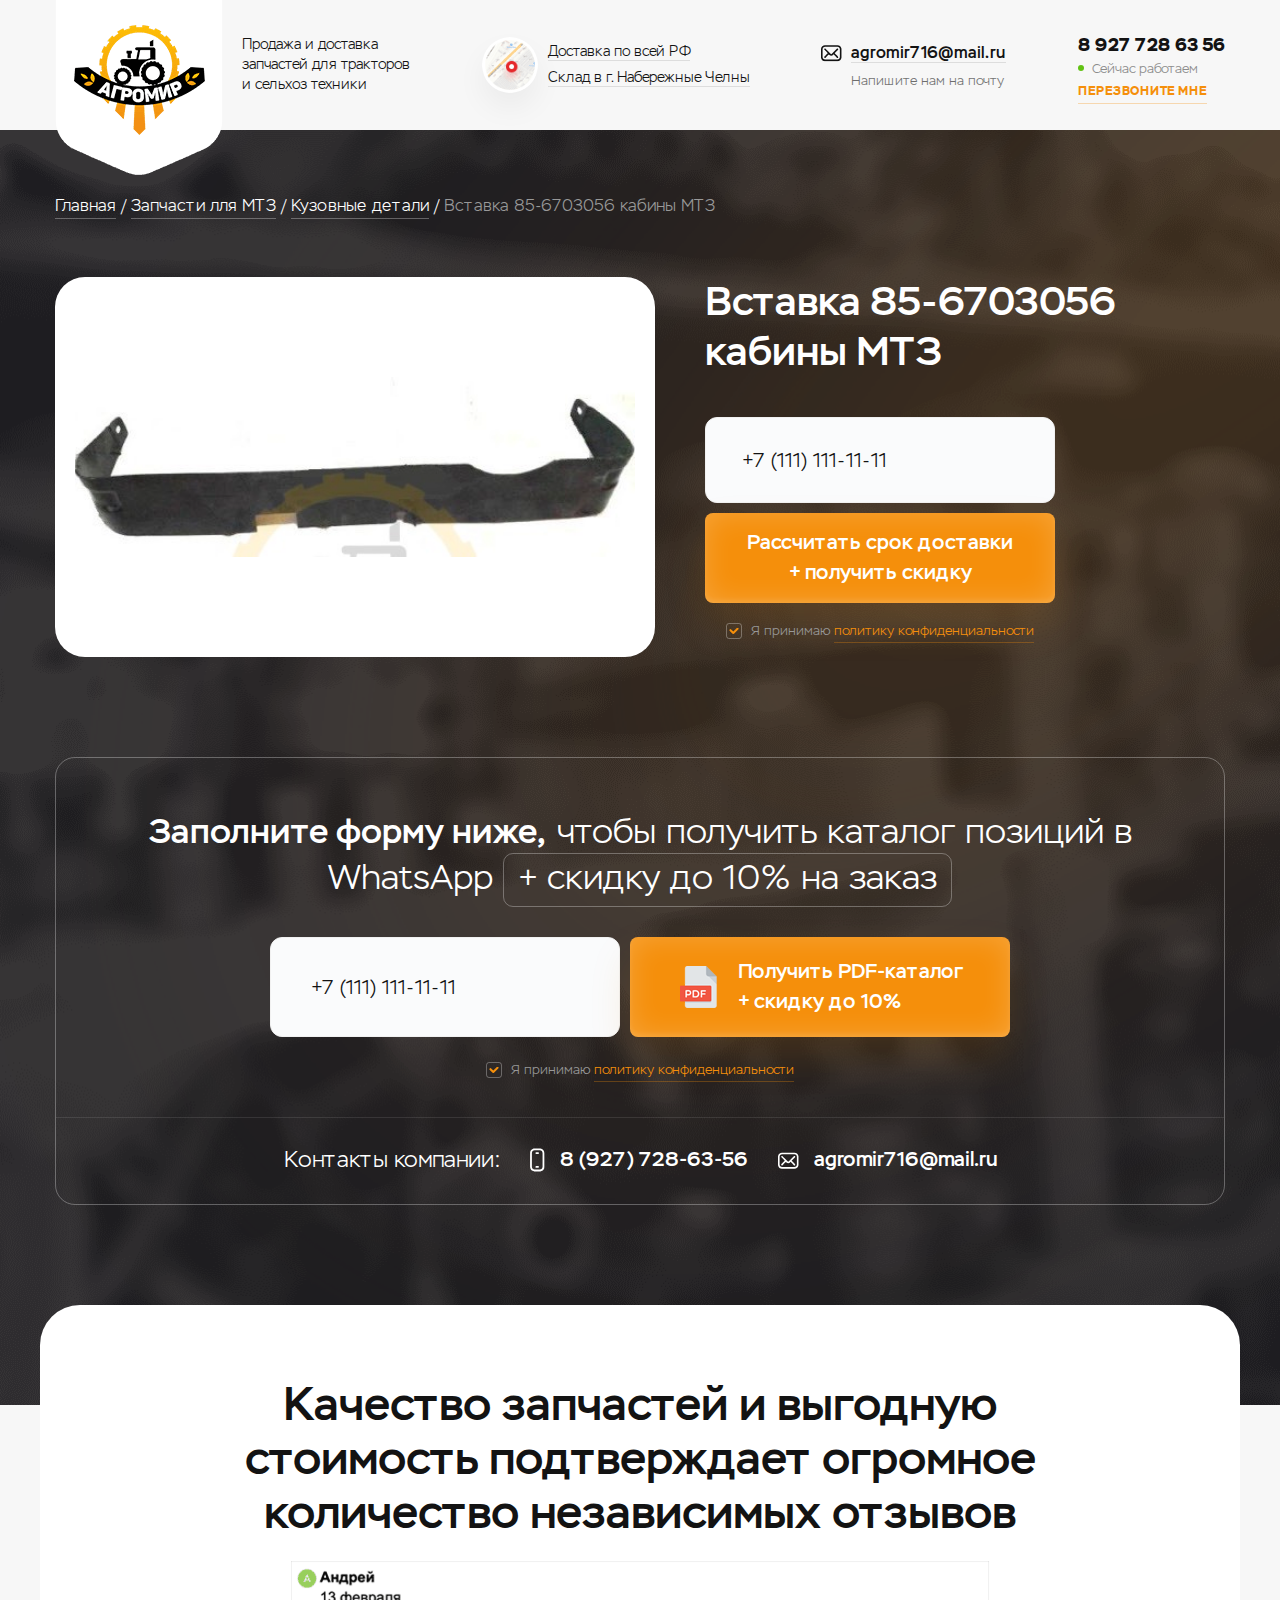
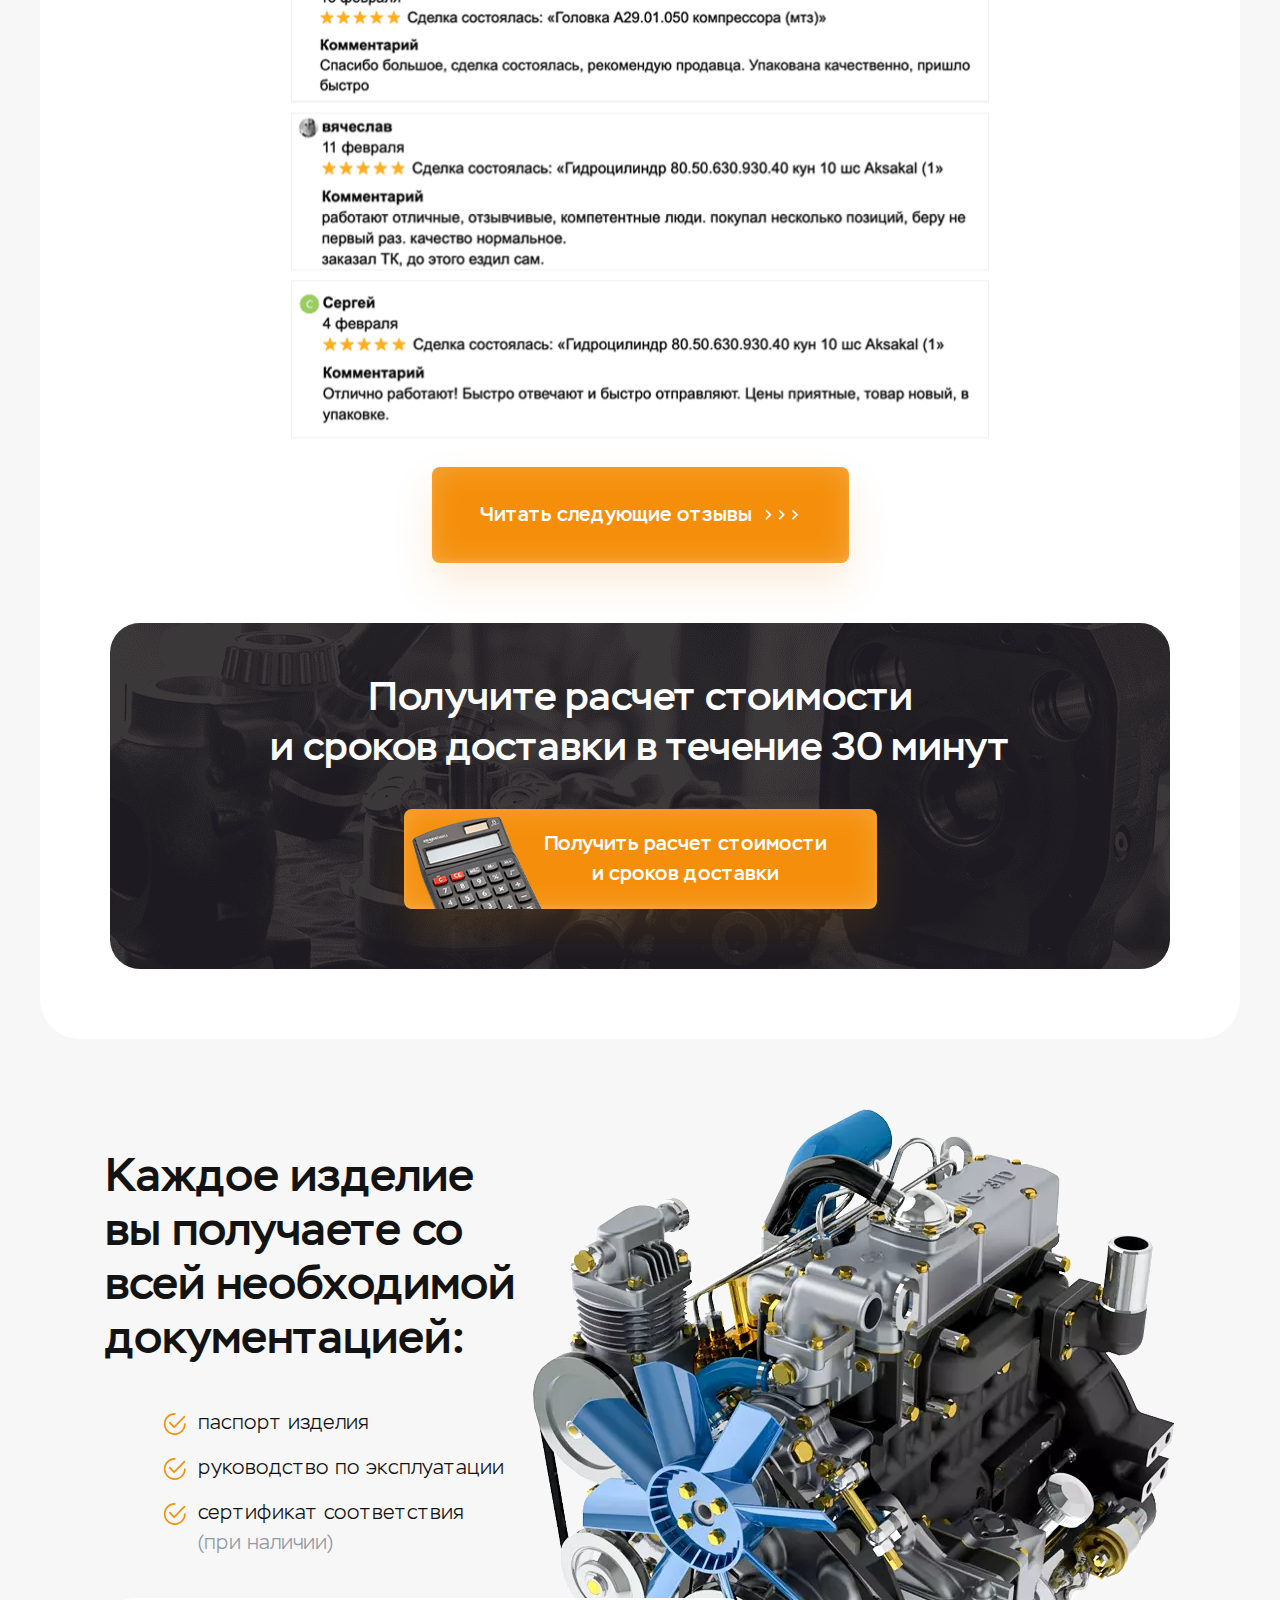
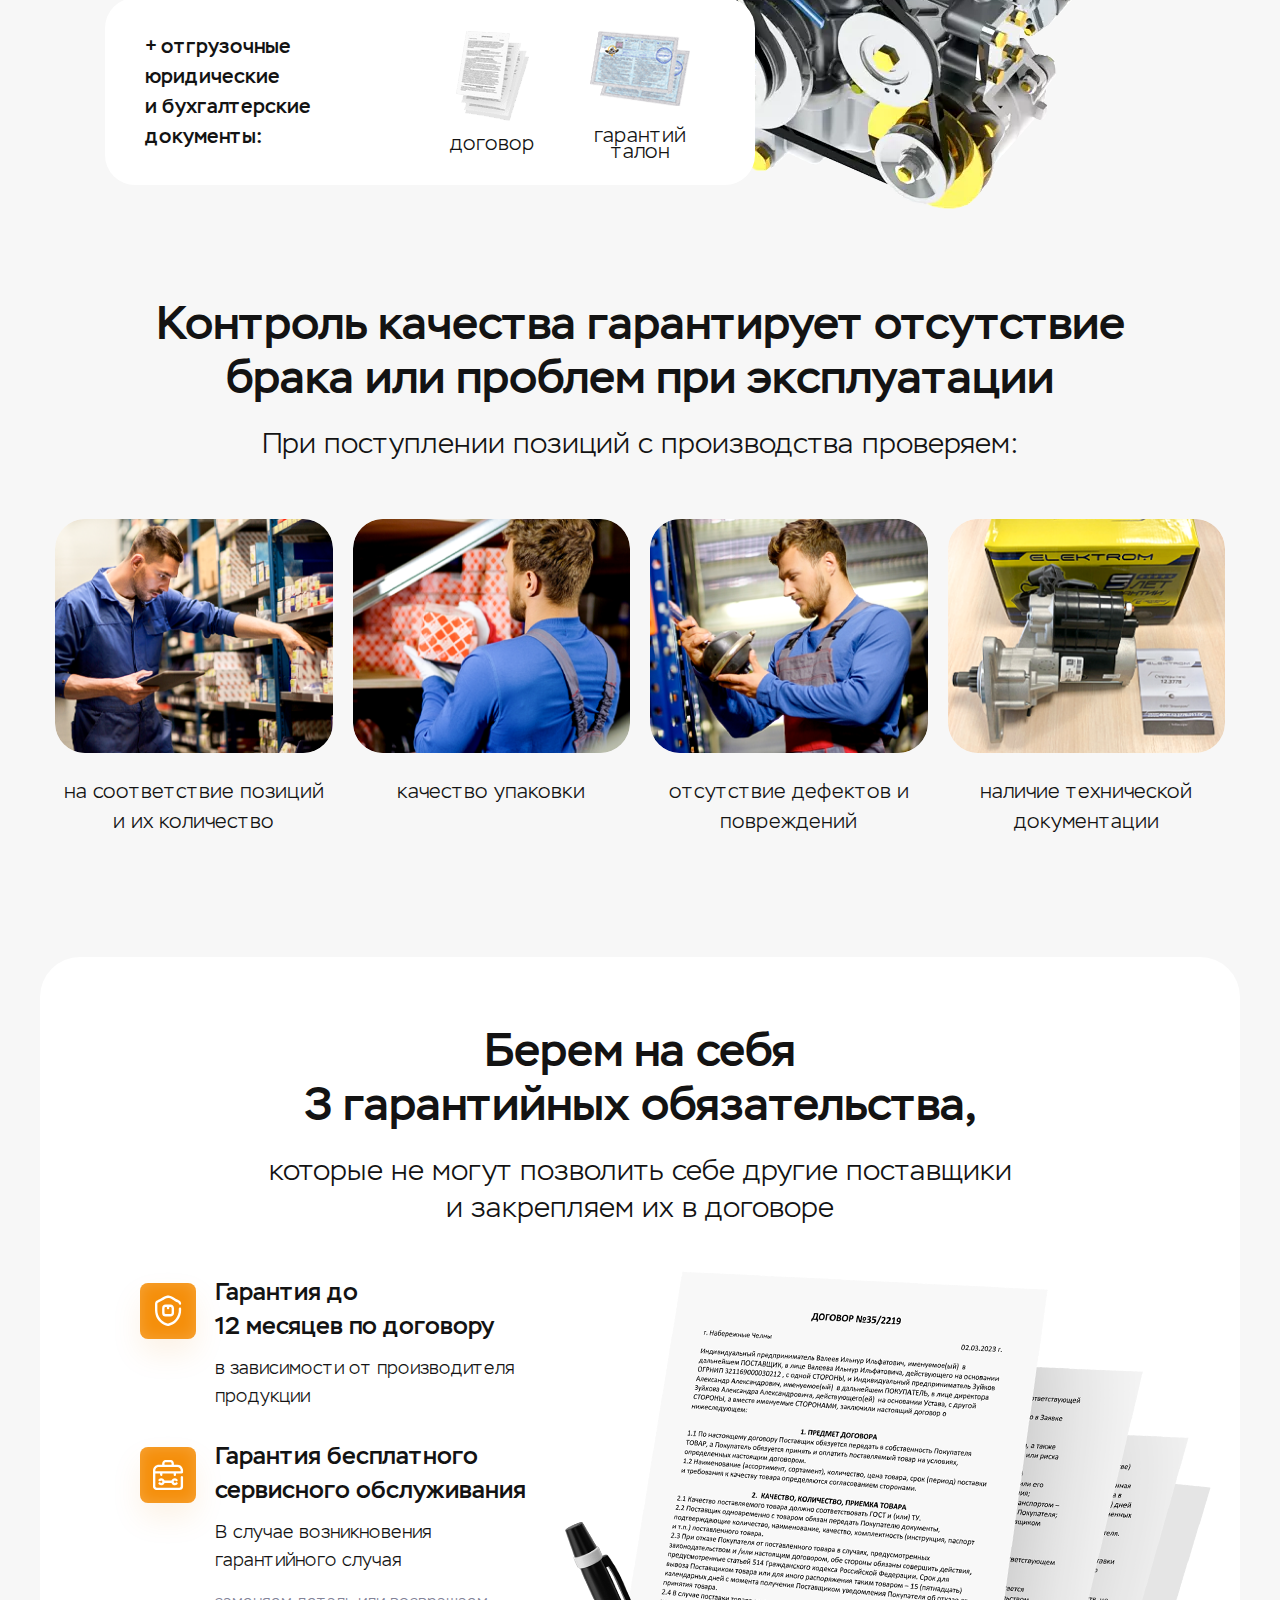
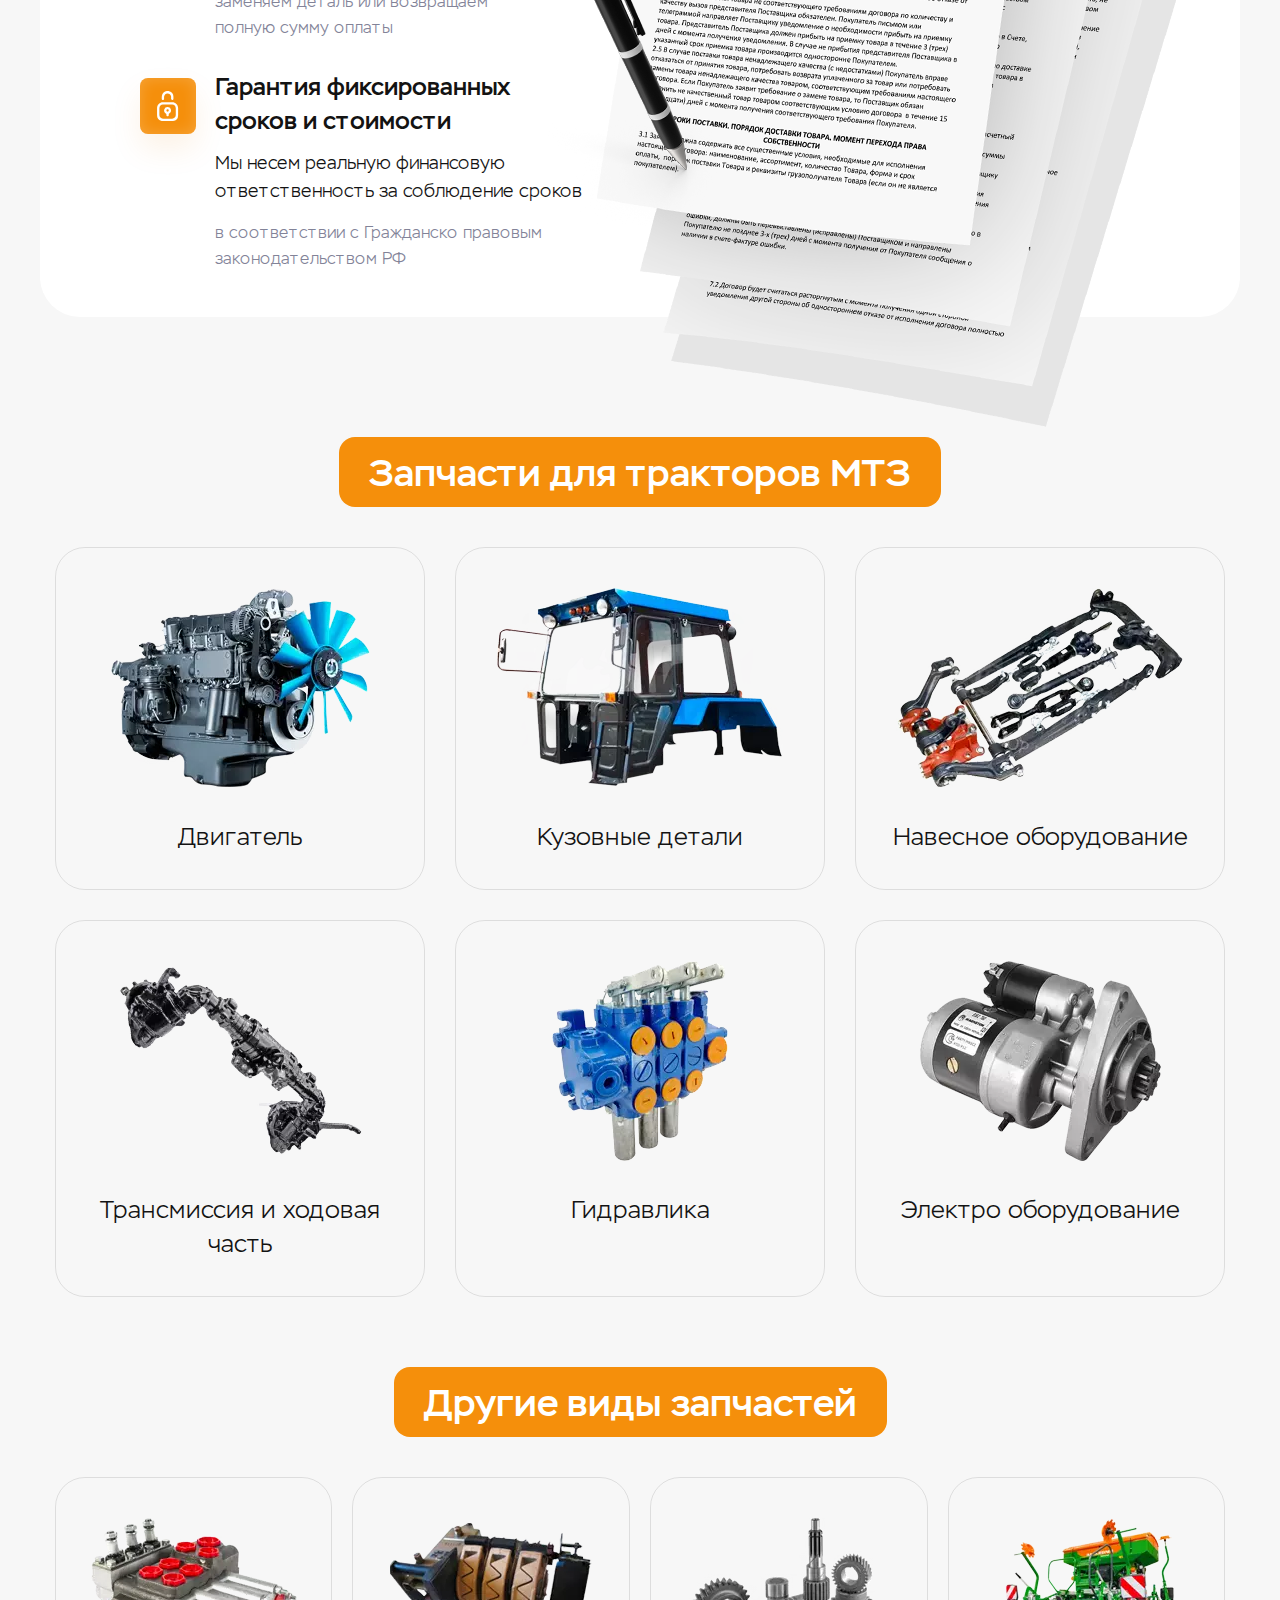
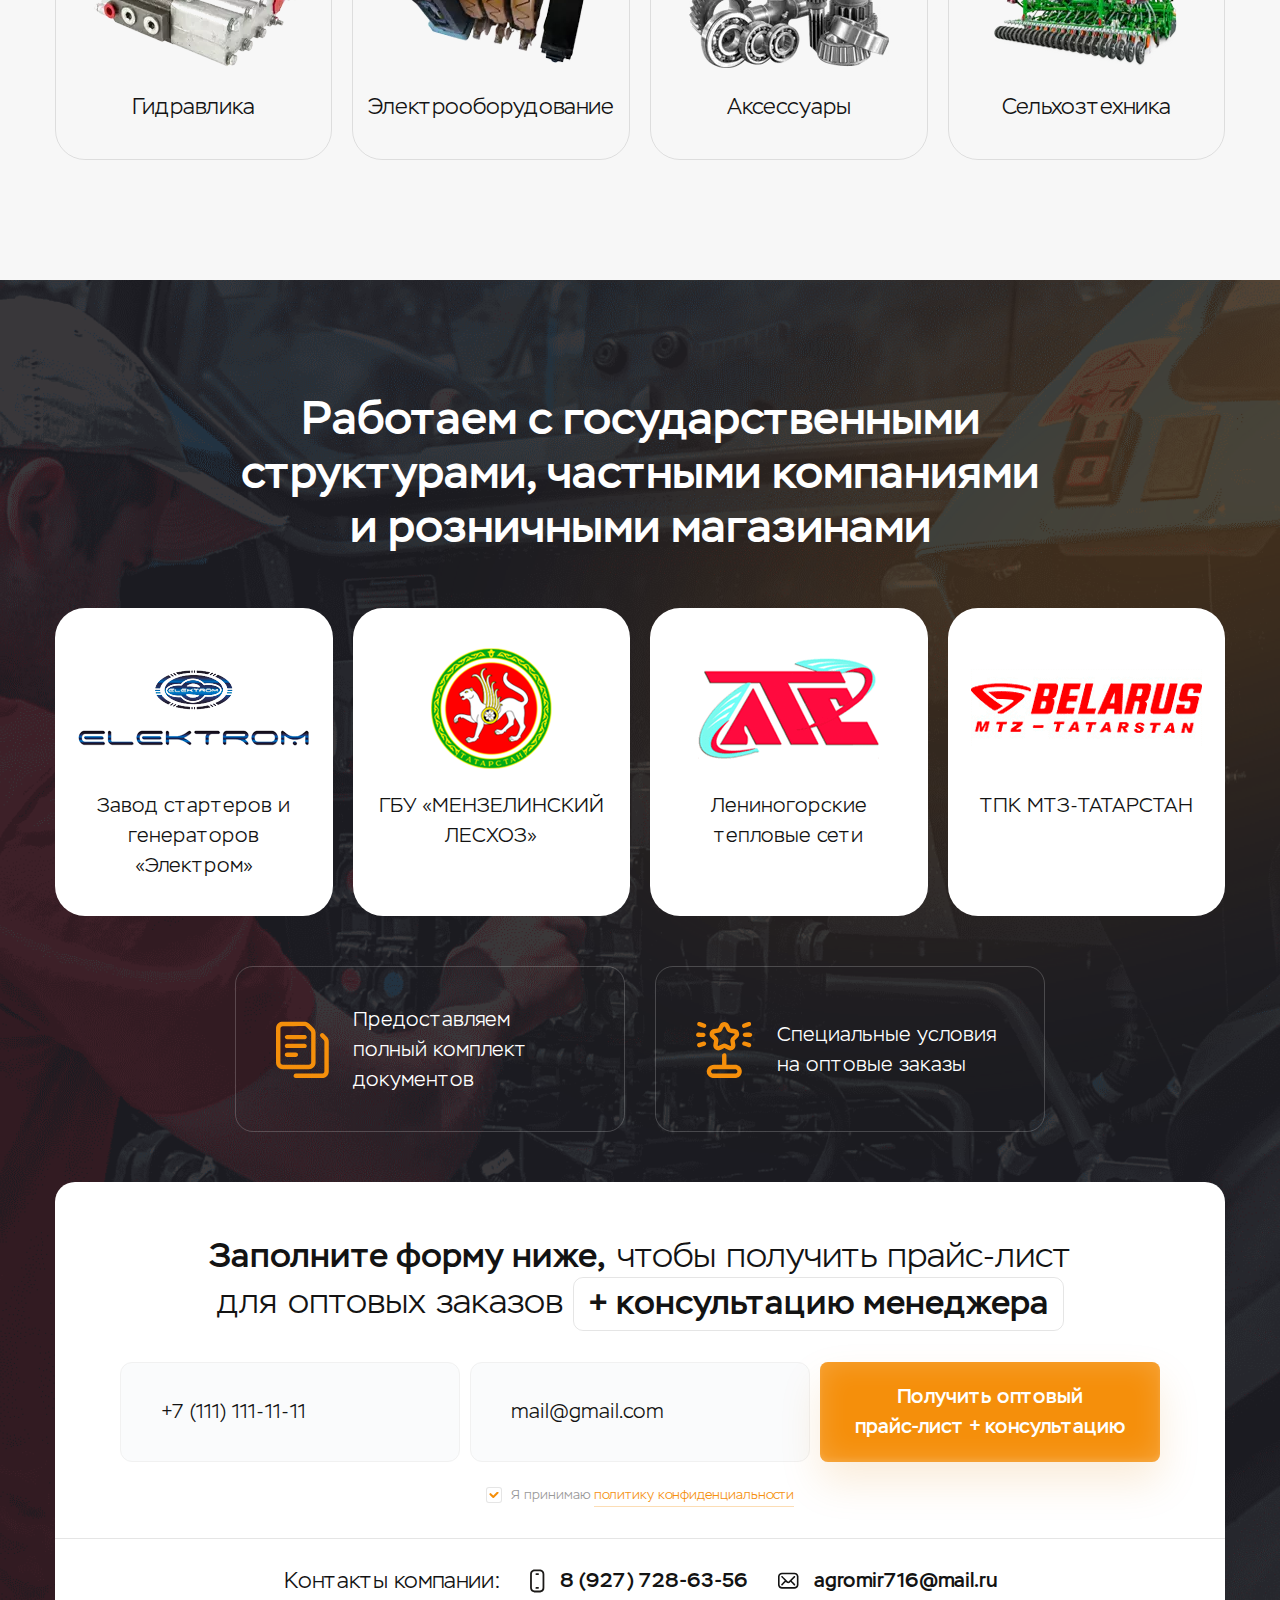
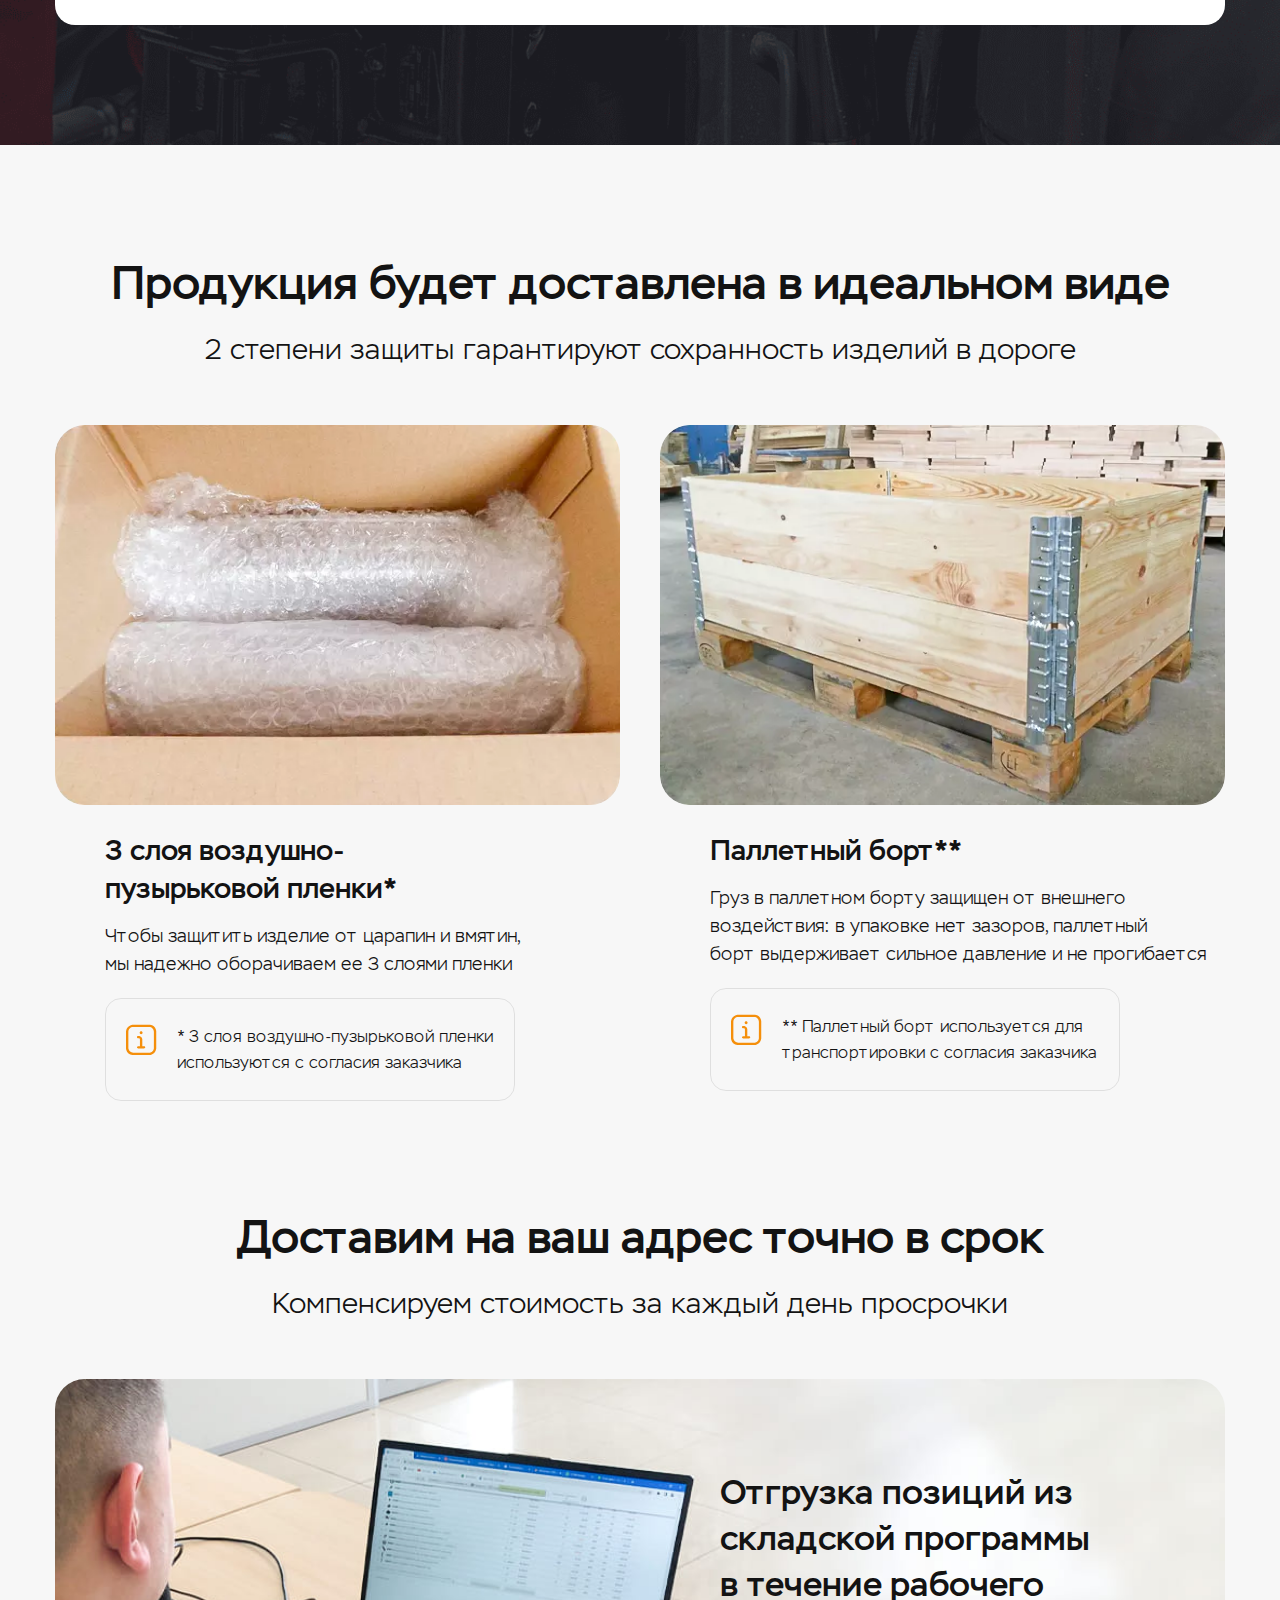
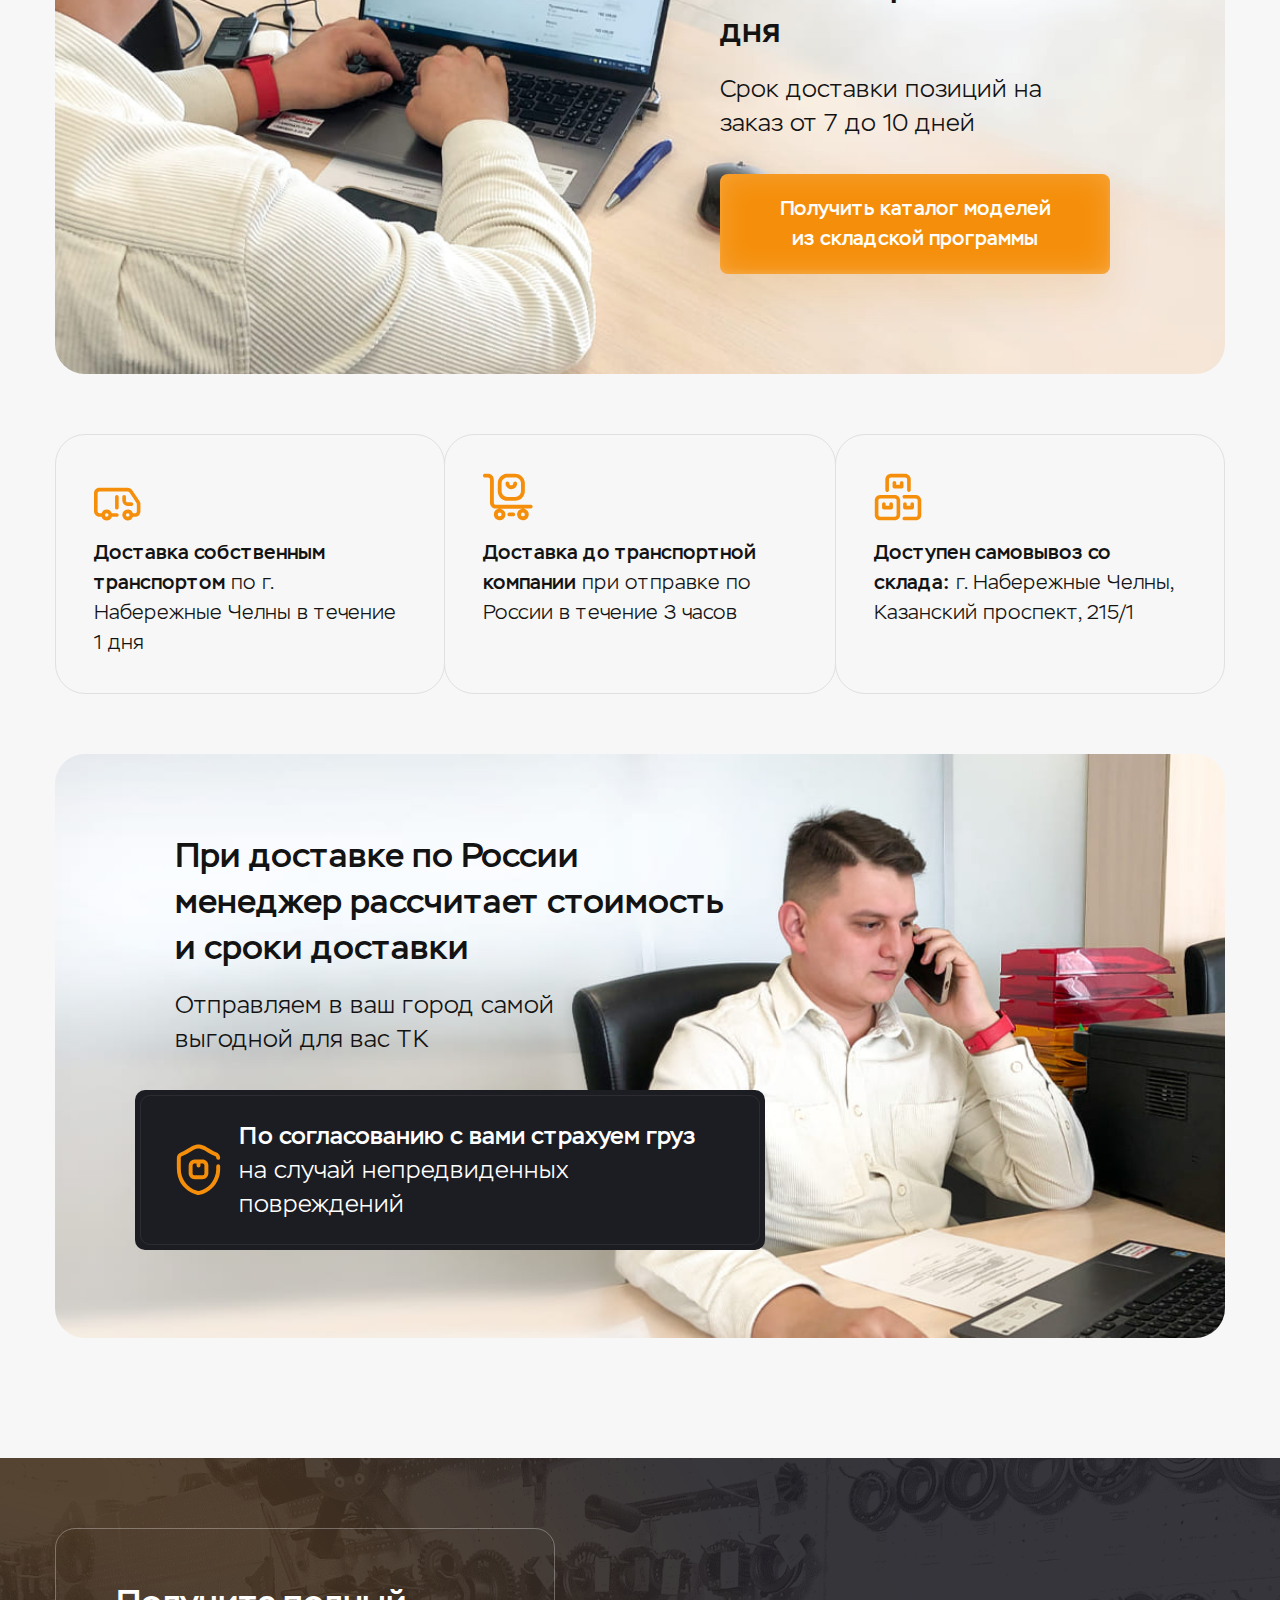
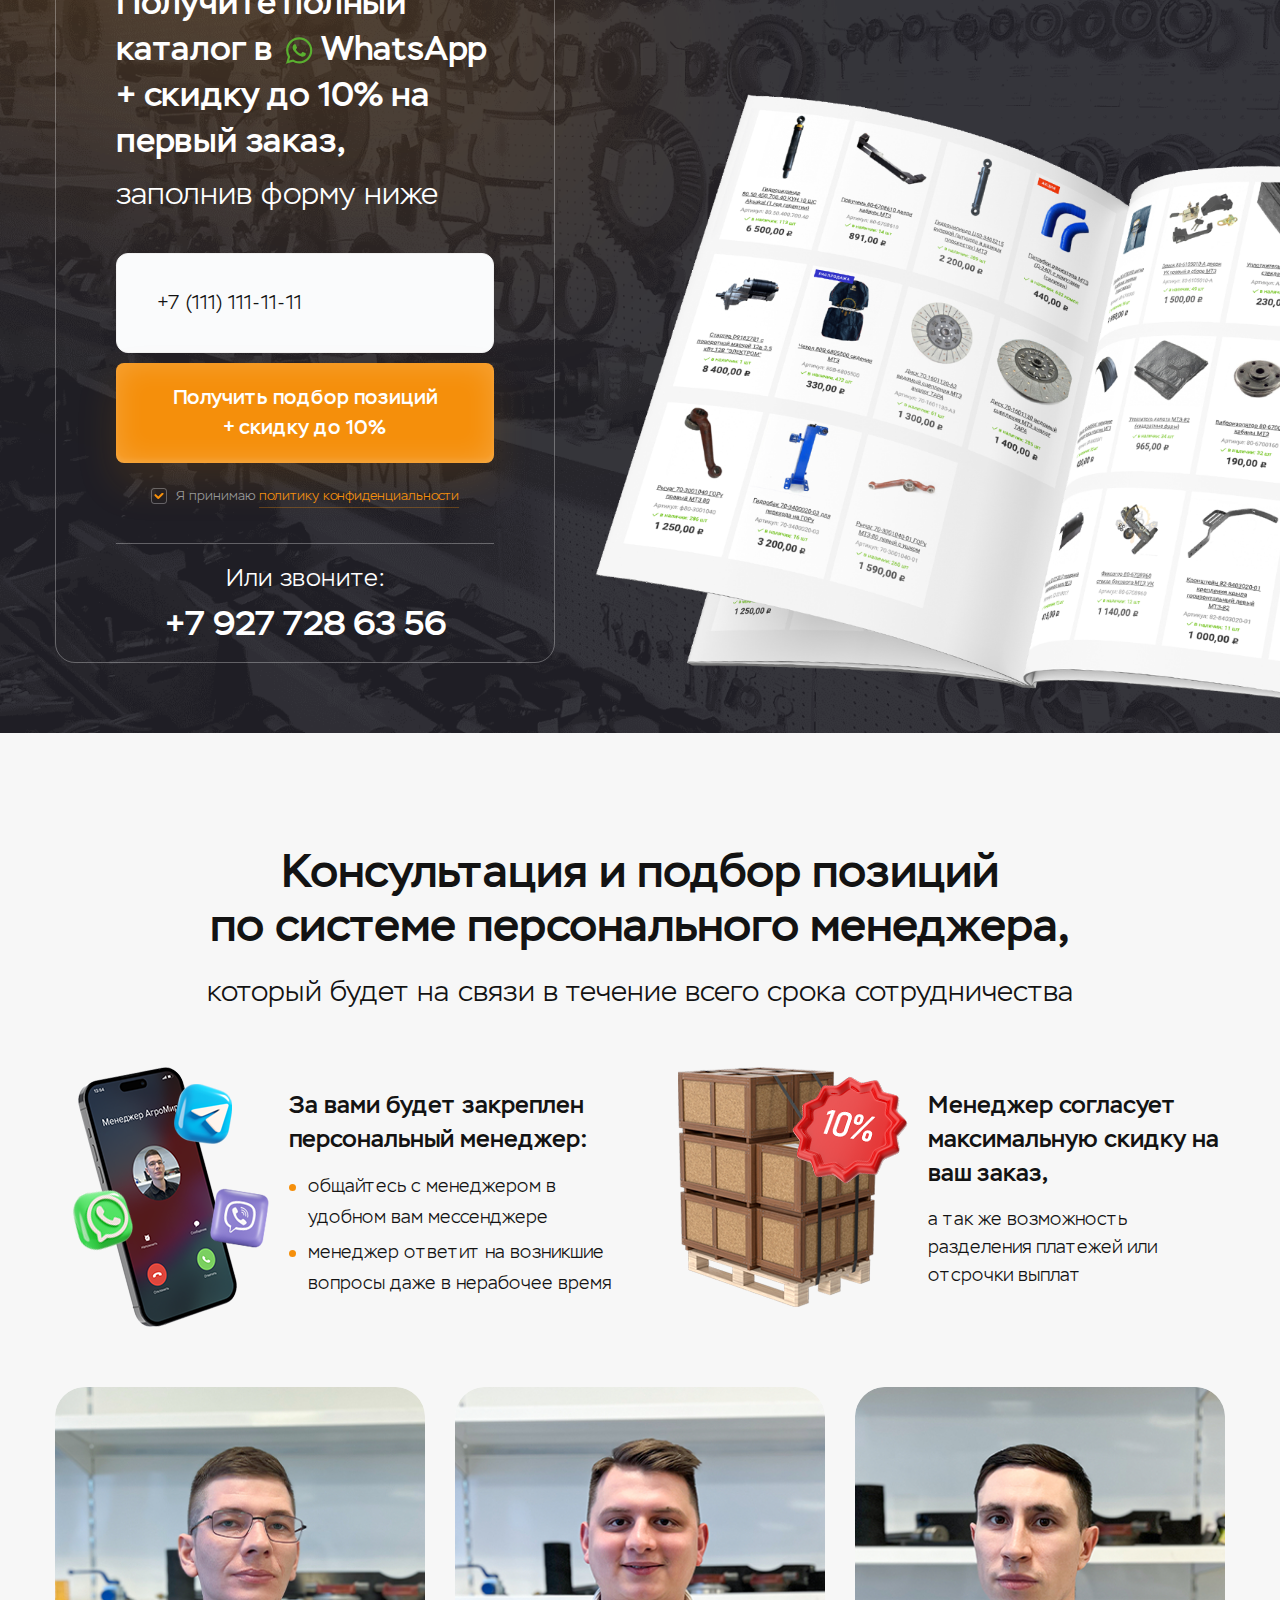
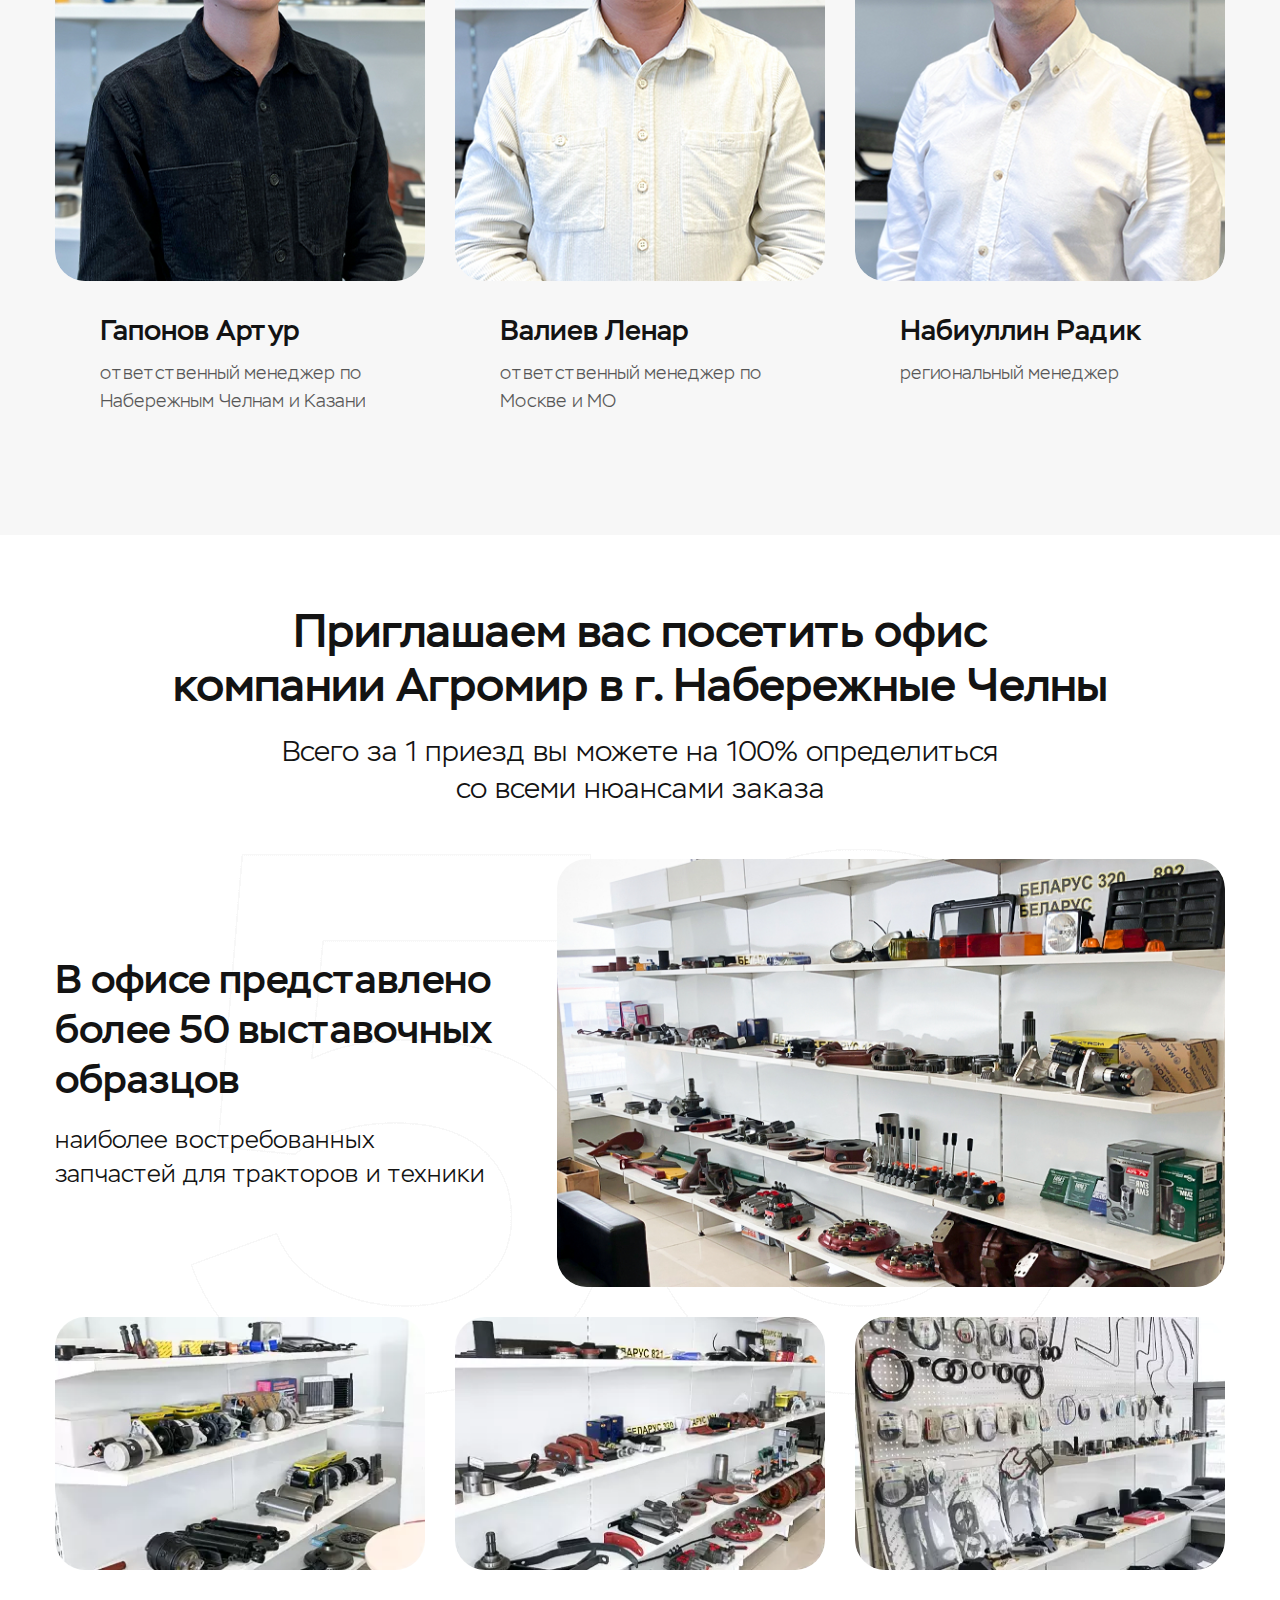
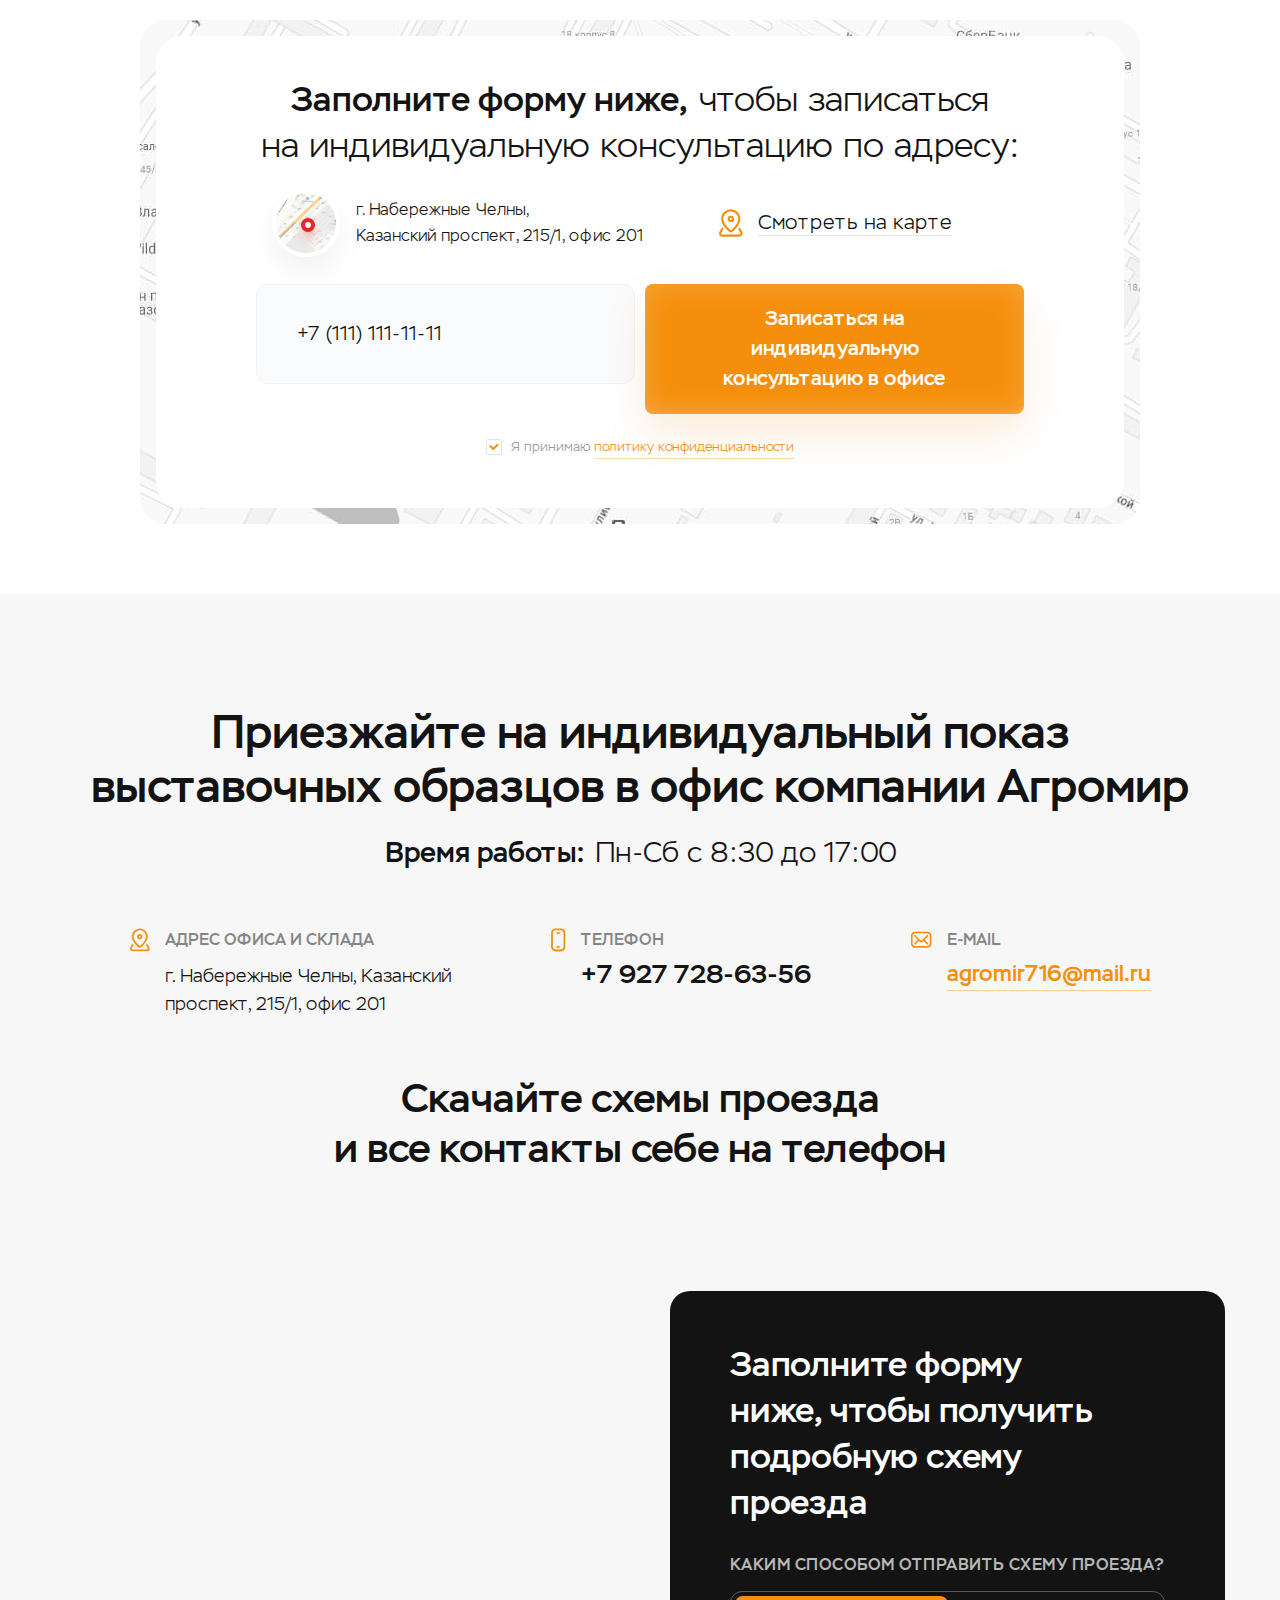
<file: product.html>
<!DOCTYPE html>
<html lang="en">
<head>

    <title>Агромир</title>
    <meta content="width=device-width,maximum-scale=1,initial-scale=1,user-scalable=0" name="viewport">
    <meta http-equiv="Content-Type" content="text/html;charset=UTF-8" />
    <meta name="author" content="" />
    <meta name="description" content="" />
    <meta name="keywords" content="" /> 
    
    <link rel="stylesheet" href="css/main.css" media="all"/>
    <link rel="stylesheet" href="css/hystmodal.min.css" media="all"/>
    <link rel="stylesheet" href="css/swiper-bundle.min.css" media="all"/>
    <link rel="stylesheet" href="css/fancybox.min.css" media="all"/>
    <link rel="stylesheet" href="css/responsive.css" media="all"/>

    <link href="favicon.ico" rel="shortcut icon"/>

</head>

<body>  

    <!-- wrapper Start -->
    <div class="wrapper">
        <!-- header Start -->
        <header class="header">
            <div class="header__container">
                <div class="header__in">
                    <a class="header__logo logo" href="#">
                        <span class="logo__img">
                            <img src="img/bg/logo.png" alt="logo">
                        </span>
                        <span class="logo__description">Продажа и доставка<br> запчастей для тракторов<br> и сельхоз техники</span>
                    </a>
                    <div class="header__delivery delivery-header">
                        <div class="delivery-header__img">
                            <img src="img/src/delivery-img.png" alt="photo">
                        </div>
                        <div class="delivery-header__description">
                            <a href="#" data-hystmodal="#delivery">Доставка по всей РФ<br> Склад в г. Набережные Челны</a>
                        </div>
                    </div>
                    <a class="header__mail mail" href="mailto:agromir716@mail.ru">
                        <span class="mail__address">
                            <span>agromir716@mail.ru</span>
                        </span>
                        <small class="mail__text">Напишите нам на почту</small>
                    </a>
                    <div class="header__phone phone">
                        <a class="phone__number" href="tel:8 927 728 63 56">8 927 728 63 56</a>
                        <span class="phone__work">Сейчас работаем</span>
                        <a class="phone__link" href="#" data-hystmodal="#callback">Перезвоните мне</a>
                    </div>
                </div>
            </div>
        </header>
        <!-- header end -->
        <!-- main Start -->
        <main>
            <section class="product-info">
                <div class="product-info__container">
                    <nav class="product-info__bread-crumbs bread-crumbs">
                        <ul>
                            <li>
                                <a href="#">Главная</a> /
                            </li>
                            <li>
                                <a href="#">Запчасти лля МТЗ</a> /
                            </li>
                            <li>
                                <a href="#">Кузовные детали</a> /
                            </li>
                            <li>
                                <span>Вставка 85-6703056 кабины МТЗ</span>
                            </li>
                        </ul>
                    </nav>
                    <div class="product-info__detail detail">
                        <div class="detail__photo">
                            <picture>
                                <source srcset="img/src/detail-img.webp" type="image/webp">
                                <img src="img/src/detail-img.jpg" alt="photo">
                            </picture>
                        </div>
                        <div class="detail__description">
                            <h1 class="detail__title">Вставка 85-6703056 кабины МТЗ</h1>
                            <div class="detail__form">
                                <form>
                                    <fieldset>
                                        <input type="tel" name="phone" placeholder="Введите ваш телефон" value="+7 (111) 111-11-11">
                                    </fieldset>
                                    <fieldset>
                                        <button class="detail__btn btn" type="submit">Рассчитать срок доставки<br> + получить скидку</button>
                                    </fieldset>
                                    <fieldset>
                                        <div class="detail__checkbox checkbox">
                                            <input id="accept" type="checkbox" checked="checked" required="required">
                                            <label for="accept">Я принимаю <a href="#" data-hystmodal="#privacy-policy">политику конфиденциальности</a></label>
                                        </div>
                                    </fieldset>
                                </form>
                            </div>
                        </div>
                    </div>
                    <div class="product-info__form-promo form-promo">
                        <div class="form-promo__top-col">
                            <h2 class="form-promo__title"><strong>Заполните форму ниже,</strong> чтобы получить каталог позиций в WhatsApp <span>+ скидку до 10% на заказ</span></h2>
                            <form>
                                <fieldset>
                                    <input type="tel" name="phone" placeholder="Введите ваш телефон" value="+7 (111) 111-11-11">
                                </fieldset>
                                <fieldset>
                                    <button class="form-promo__btn btn btn_pdf-icon" type="submit">Получить PDF-каталог<br> + скидку до 10%</button>
                                </fieldset>
                                <fieldset>
                                    <div class="form-promo__checkbox checkbox">
                                        <input id="accept-2" type="checkbox" checked="checked" required="required">
                                        <label for="accept-2">Я принимаю <a href="#" data-hystmodal="#privacy-policy">политику конфиденциальности</a></label>
                                    </div>
                                </fieldset>
                            </form>
                        </div>
                        <div class="form-promo__bottom-col">
                            <dl class="form-promo__contacts">
                                <dt>Контакты компании:</dt>
                                <dd>
                                    <a href="tel:8 (927) 728-63-56">
                                        <img src="img/bg/phone-icon-white.svg" alt="icon">
                                        <span>8 (927) 728-63-56</span>
                                    </a>
                                </dd>
                                <dd>
                                    <a href="mailto:agromir716@mail.ru">
                                        <img src="img/bg/mail-icon-white.svg" alt="icon">
                                        <span>agromir716@mail.ru</span>
                                    </a>
                                </dd>
                            </dl>
                        </div>
                        <div class="form-promo__img">
                            <picture>
                                <source srcset="img/src/form-promo-phone.webp" type="image/webp">
                                <img src="img/src/form-promo-phone.png" alt="photo">
                            </picture>
                        </div>
                    </div>
                </div>
            </section>
            <section class="reviews reviews_indent-top">
                <h2 class="reviews__main-title title-main">Качество запчастей и выгодную<br> стоимость подтверждает огромное<br> количество независимых отзывов</h2>
                <!--<p class="reviews__subtitle subtitle">Нажмите <span class="subtitle__cursor-icon"></span> на логотип независимого портала,<br> чтобы прочитать отзывы о нашей компании</p>
                <div class="reviews__tabs tabs">
                    <nav class="tabs__nav">
                        <ul>
                            <li class="active" data-tab-target="#avito">
                                <img src="img/src/avito.png" alt="logo">
                            </li>
                            <li data-tab-target="#yandex">
                                <img src="img/src/yandex.png" alt="logo">
                            </li>
                            <li data-tab-target="#gis">
                                <img src="img/src/gis.png" alt="logo">
                            </li>
                        </ul>
                    </nav>
                    <div class="tabs__content">
                        <div id="avito" class="tabs__item active" data-tab-content="avito">
                            <div class="tabs__slider">
                                <div class="swiper">
                                    <div class="swiper-wrapper">
                                        <div class="swiper-slide">
                                            <div class="tabs__img">
                                                <picture>
                                                    <source srcset="img/src/reviews.webp" type="image/webp">
                                                    <img src="img/src/reviews.png" alt="reviews">
                                                </picture>
                                            </div>
                                        </div>
                                        <div class="swiper-slide">
                                            <div class="tabs__img">
                                                <picture>
                                                    <source srcset="img/src/reviews.webp" type="image/webp">
                                                    <img src="img/src/reviews.png" alt="reviews">
                                                </picture>
                                            </div>
                                        </div>
                                        <div class="swiper-slide">
                                            <div class="tabs__img">
                                                <picture>
                                                    <source srcset="img/src/reviews.webp" type="image/webp">
                                                    <img src="img/src/reviews.png" alt="reviews">
                                                </picture>
                                            </div>
                                        </div>
                                    </div>
                                </div>
                                <div class="tabs__btn-panel tabs__btn-panel_position-right">
                                    <a href="#" class="tabs__btn btn btn_arrow-right-icon">Читать следующие отзывы</a>
                                </div>
                            </div>
                        </div>
                        <div id="yandex" class="tabs__item" data-tab-content="yandex">
                            <div class="tabs__slider">
                                <div class="swiper">
                                    <div class="swiper-wrapper">
                                        <div class="swiper-slide">
                                            <div class="tabs__img">
                                                <picture>
                                                    <source srcset="img/src/reviews.webp" type="image/webp">
                                                    <img src="img/src/reviews.png" alt="reviews">
                                                </picture>
                                            </div>
                                        </div>
                                        <div class="swiper-slide">
                                            <div class="tabs__img">
                                                <picture>
                                                    <source srcset="img/src/reviews.webp" type="image/webp">
                                                    <img src="img/src/reviews.png" alt="reviews">
                                                </picture>
                                            </div>
                                        </div>
                                        <div class="swiper-slide">
                                            <div class="tabs__img">
                                                <picture>
                                                    <source srcset="img/src/reviews.webp" type="image/webp">
                                                    <img src="img/src/reviews.png" alt="reviews">
                                                </picture>
                                            </div>
                                        </div>
                                    </div>
                                </div>
                                <div class="tabs__btn-panel tabs__btn-panel_position-right">
                                    <a href="#" class="tabs__btn btn btn_arrow-right-icon">Читать следующие отзывы</a>
                                </div>
                            </div>
                        </div>
                        <div id="gis" class="tabs__item" data-tab-content="gis">
                            <div class="tabs__slider">
                                <div class="swiper">
                                    <div class="swiper-wrapper">
                                        <div class="swiper-slide">
                                            <div class="tabs__img">
                                                <picture>
                                                    <source srcset="img/src/reviews.webp" type="image/webp">
                                                    <img src="img/src/reviews.png" alt="reviews">
                                                </picture>
                                            </div>
                                        </div>
                                        <div class="swiper-slide">
                                            <div class="tabs__img">
                                                <picture>
                                                    <source srcset="img/src/reviews.webp" type="image/webp">
                                                    <img src="img/src/reviews.png" alt="reviews">
                                                </picture>
                                            </div>
                                        </div>
                                        <div class="swiper-slide">
                                            <div class="tabs__img">
                                                <picture>
                                                    <source srcset="img/src/reviews.webp" type="image/webp">
                                                    <img src="img/src/reviews.png" alt="reviews">
                                                </picture>
                                            </div>
                                        </div>
                                    </div>
                                </div>
                                <div class="tabs__btn-panel tabs__btn-panel_position-right">
                                    <a href="#" class="tabs__btn btn btn_arrow-right-icon">Читать следующие отзывы</a>
                                </div>
                            </div>
                        </div>
                    </div>
                </div>-->
                <div class="reviews-slider">
                    <div class="swiper">
                        <div class="swiper-wrapper">
                            <div class="swiper-slide">
                                <div class="reviews-slider__img">
                                    <a href="img/src/reviews.png" data-fancybox="images">
                                        <picture>
                                            <source srcset="img/src/reviews.webp" type="image/webp">
                                            <img src="img/src/reviews.png" alt="reviews">
                                        </picture>
                                    </a>
                                </div>
                            </div>
                            <div class="swiper-slide">
                                <div class="reviews-slider__img">
                                    <a href="img/src/reviews-2.png" data-fancybox="images">
                                        <picture>
                                            <source srcset="img/src/reviews-2.webp" type="image/webp">
                                            <img src="img/src/reviews-2.png" alt="reviews">
                                        </picture>
                                    </a>
                                </div>
                            </div>
                            <div class="swiper-slide">
                                <div class="reviews-slider__img">
                                    <a href="img/src/reviews-3.png" data-fancybox="images">
                                        <picture>
                                            <source srcset="img/src/reviews-3.webp" type="image/webp">
                                            <img src="img/src/reviews-3.png" alt="reviews">
                                        </picture>
                                    </a>
                                </div>
                            </div>
                        </div>
                    </div>
                    <div class="reviews-slider__btn-panel">
                        <a href="#" class="tabs__btn btn btn_arrow-right-icon">Читать следующие отзывы</a>
                    </div>
                </div>
                <div class="reviews__cost-calculation cost-calculation">
                    <div class="cost-calculation__in">
                        <h2 class="cost-calculation__title title">Получите расчет стоимости<br> и сроков доставки в течение 30 минут</h2>
                        <a href="#" class="cost-calculation__btn btn btn_calculator-icon" data-hystmodal="#cost-calculation">Получить расчет стоимости<br> и сроков доставки</a>
                    </div>
                </div>
            </section>
            <section class="product-documentation">
                <div class="product-documentation__container">
                    <div class="product-documentation__col">
                        <div class="product-documentation__description">
                            <h2 class="product-documentation__title-main title-main">Каждое изделие<br> вы получаете со<br> всей необходимой<br> документацией:</h2>
                            <ul class="product-documentation__check-list check-list">
                                <li>
                                    <div class="check-list__icon">
                                        <img src="img/bg/checked-icon.svg" alt="icon">
                                    </div>
                                    <div class="check-list__description">
                                        <span class="check-list__text">паспорт изделия</span>
                                    </div>
                                </li>
                                <li>
                                    <div class="check-list__icon">
                                        <img src="img/bg/checked-icon.svg" alt="icon">
                                    </div>
                                    <div class="check-list__description">
                                        <span class="check-list__text">руководство по эксплуатации</span>
                                    </div>
                                </li>
                                <li>
                                    <div class="check-list__icon">
                                        <img src="img/bg/checked-icon.svg" alt="icon">
                                    </div>
                                    <div class="check-list__description">
                                        <span class="check-list__text">сертификат соответствия<br> <span>(при наличии)</span></span>
                                    </div>
                                </li>
                            </ul>
                            <dl class="doc-panel">
                                <dt>+ отгрузочные юридические<br> и бухгалтерские документы:</dt>
                                <dd>
                                    <div class="doc-panel__photo">
                                        <img src="img/src/doc-img-1.png" alt="photo">
                                    </div>
                                    <span class="doc-panel__text">договор</span>
                                </dd>
                                <dd>
                                    <div class="doc-panel__photo">
                                        <img src="img/src/doc-img-2.png" alt="photo">
                                    </div>
                                    <span class="doc-panel__text">гарантий талон</span>
                                </dd>
                            </dl>
                        </div>
                        <div class="product-documentation__photo">
                            <picture>
                                <source srcset="img/src/product-documentation-img.webp" type="image/webp">
                                <img src="img/src/product-documentation-img.png" alt="photo">
                            </picture>
                        </div>
                    </div>
                </div>
            </section>
            <section class="quality-control">
                <div class="quality-control__container">
                    <h2 class="quality-control__main-title title-main">Контроль качества гарантирует отсутствие<br> брака или проблем при эксплуатации</h2>
                    <p class="quality-control__subtitle subtitle">При поступлении позиций с производства проверяем:</p>
                    <div class="cursor-icon">
                        <img src="img/bg/cursor.svg" alt="cursor">
                    </div>
                    <div class="quality-control__catalog">
                        <div class="quality-control__item">
                            <div class="quality-control__photo">
                                <picture>
                                    <source srcset="img/src/quality-control-img-1.webp" type="image/webp">
                                    <img src="img/src/quality-control-img-1.jpg" alt="icon">
                                </picture>
                            </div>
                            <span class="quality-control__text">на соответствие позиций и их количество</span>
                        </div>
                        <div class="quality-control__item">
                            <div class="quality-control__photo">
                                <picture>
                                    <source srcset="img/src/quality-control-img-2.webp" type="image/webp">
                                    <img src="img/src/quality-control-img-2.jpg" alt="icon">
                                </picture>
                            </div>
                            <span class="quality-control__text">качество упаковки</span>
                        </div>
                        <div class="quality-control__item">
                            <div class="quality-control__photo">
                                <picture>
                                    <source srcset="img/src/quality-control-img-3.webp" type="image/webp">
                                    <img src="img/src/quality-control-img-3.jpg" alt="icon">
                                </picture>
                            </div>
                            <span class="quality-control__text">отсутствие дефектов и повреждений</span>
                        </div>
                        <div class="quality-control__item">
                            <div class="quality-control__photo">
                                <picture>
                                    <source srcset="img/src/quality-control-img-4.webp" type="image/webp">
                                    <img src="img/src/quality-control-img-4.jpg" alt="icon">
                                </picture>
                            </div>
                            <span class="quality-control__text">наличие технической документации</span>
                        </div>
                    </div>
                </div>
            </section>
            <section class="warranty warranty_indent-bottom-none">
                <h2 class="warranty__main-title title-main">Берем на себя<br> 3 гарантийных обязательства,</h2>
                <p class="warranty__subtitle subtitle">которые не могут позволить себе другие поставщики<br> и закрепляем их в договоре</p>
                <div class="warranty__list">
                    <div class="warranty__item">
                        <div class="warranty__icon">
                            <img src="img/src/warranty-icon-1.svg" alt="icon">
                        </div>
                        <div class="warranty__description">
                            <h3 class="warranty__title">Гарантия до<br> 12 месяцев по договору</h3>
                            <p>в зависимости от производителя<br> продукции</p>
                        </div>
                    </div>
                    <div class="warranty__item">
                        <div class="warranty__icon">
                            <img src="img/src/warranty-icon-2.svg" alt="icon">
                        </div>
                        <div class="warranty__description">
                            <h3 class="warranty__title">Гарантия бесплатного<br> сервисного обслуживания</h3>
                            <p>В случае возникновения<br> гарантийного случая</p>
                            <small>заменяем деталь или возвращаем<br> полную сумму оплаты</small>
                        </div>
                    </div>
                    <div class="warranty__item">
                        <div class="warranty__icon">
                            <img src="img/src/warranty-icon-3.svg" alt="icon">
                        </div>
                        <div class="warranty__description">
                            <h3 class="warranty__title">Гарантия фиксированных<br> сроков и стоимости</h3>
                            <p>Мы несем реальную финансовую<br> ответственность за соблюдение сроков</p>
                            <small>в соответствии с Гражданско правовым<br> законодательством РФ</small>
                        </div>
                    </div>
                </div>
                <div class="warranty__doc">
                    <picture>
                        <source srcset="img/src/warranty-img.webp" type="image/webp">
                        <img src="img/src/warranty-img.png" alt="icon">
                    </picture>
                </div>
            </section>
            <section class="spare-parts">
                <div class="spare-parts__container">
                    <h2 class="spare-parts__title">
                        <span>Запчасти для тракторов МТЗ</span>
                    </h2>
                    <div class="cursor-icon">
                        <img src="img/bg/cursor.svg" alt="cursor">
                    </div>
                    <div class="spare-parts__catalog catalog">
                        <div class="catalog__item">
                            <div class="catalog__photo">
                                <picture>
                                    <source srcset="img/src/spare-parts-1.webp" type="image/webp">
                                    <img src="img/src/spare-parts-1.png" alt="photo">
                                </picture>
                            </div>
                            <span class="catalog__title">Двигатель</span>
                        </div>
                        <div class="catalog__item">
                            <div class="catalog__photo">
                                <picture>
                                    <source srcset="img/src/spare-parts-2.webp" type="image/webp">
                                    <img src="img/src/spare-parts-2.png" alt="photo">
                                </picture>
                            </div>
                            <span class="catalog__title">Кузовные детали</span>
                        </div>
                        <div class="catalog__item">
                            <div class="catalog__photo">
                                <picture>
                                    <source srcset="img/src/spare-parts-3.webp" type="image/webp">
                                    <img src="img/src/spare-parts-3.png" alt="photo">
                                </picture>
                            </div>
                            <span class="catalog__title">Навесное оборудование</span>
                        </div>
                        <div class="catalog__item">
                            <div class="catalog__photo">
                                <picture>
                                    <source srcset="img/src/spare-parts-4.webp" type="image/webp">
                                    <img src="img/src/spare-parts-4.png" alt="photo">
                                </picture>
                            </div>
                            <span class="catalog__title">Трансмиссия и ходовая часть</span>
                        </div>
                        <div class="catalog__item">
                            <div class="catalog__photo">
                                <picture>
                                    <source srcset="img/src/spare-parts-5.webp" type="image/webp">
                                    <img src="img/src/spare-parts-5.png" alt="photo">
                                </picture>
                            </div>
                            <span class="catalog__title">Гидравлика</span>
                        </div>
                        <div class="catalog__item">
                            <div class="catalog__photo">
                                <picture>
                                    <source srcset="img/src/spare-parts-6.webp" type="image/webp">
                                    <img src="img/src/spare-parts-6.png" alt="photo">
                                </picture>
                            </div>
                            <span class="catalog__title">Электро оборудование</span>
                        </div>
                    </div>
                    <!--<h2 class="spare-parts__title">
                        <span>Запчасти для:</span>
                    </h2>
                    <div class="cursor-icon">
                        <img src="img/bg/cursor.svg" alt="cursor">
                    </div>
                    <div class="spare-parts__catalog catalog">
                        <div class="catalog__item">
                            <div class="catalog__photo">
                                <picture>
                                    <source srcset="img/src/spare-parts-7.webp" type="image/webp">
                                    <img src="img/src/spare-parts-7.png" alt="photo">
                                </picture>
                            </div>
                            <span class="catalog__title">Т-40</span>
                        </div>
                        <div class="catalog__item">
                            <div class="catalog__photo">
                                <picture>
                                    <source srcset="img/src/spare-parts-8.webp" type="image/webp">
                                    <img src="img/src/spare-parts-8.png" alt="photo">
                                </picture>
                            </div>
                            <span class="catalog__title">Т-25</span>
                        </div>
                        <div class="catalog__item">
                            <div class="catalog__photo">
                                <picture>
                                    <source srcset="img/src/spare-parts-9.webp" type="image/webp">
                                    <img src="img/src/spare-parts-9.png" alt="photo">
                                </picture>
                            </div>
                            <span class="catalog__title">Т-16</span>
                        </div>
                    </div>-->
                    <h2 class="spare-parts__title">
                        <span>Другие виды запчастей</span>
                    </h2>
                    <div class="cursor-icon">
                        <img src="img/bg/cursor.svg" alt="cursor">
                    </div>
                    <div class="spare-parts__catalog catalog catalog_four-col catalog_indent-bottom-none">
                        <div class="catalog__item">
                            <div class="catalog__photo">
                                <picture>
                                    <source srcset="img/src/spare-parts-10.webp" type="image/webp">
                                    <img src="img/src/spare-parts-10.png" alt="photo">
                                </picture>
                            </div>
                            <span class="catalog__title">Гидравлика</span>
                        </div>
                        <div class="catalog__item">
                            <div class="catalog__photo">
                                <picture>
                                    <source srcset="img/src/spare-parts-11.webp" type="image/webp">
                                    <img src="img/src/spare-parts-11.png" alt="photo">
                                </picture>
                            </div>
                            <span class="catalog__title">Электрооборудование</span>
                        </div>
                        <div class="catalog__item">
                            <div class="catalog__photo">
                                <picture>
                                    <source srcset="img/src/spare-parts-12.webp" type="image/webp">
                                    <img src="img/src/spare-parts-12.png" alt="photo">
                                </picture>
                            </div>
                            <span class="catalog__title">Аксессуары</span>
                        </div>
                        <div class="catalog__item">
                            <div class="catalog__photo">
                                <picture>
                                    <source srcset="img/src/spare-parts-13.webp" type="image/webp">
                                    <img src="img/src/spare-parts-13.png" alt="photo">
                                </picture>
                            </div>
                            <span class="catalog__title">Сельхозтехника</span>
                        </div>
                    </div>
                </div>
            </section>
            <section class="work">
                <div class="work__container">
                    <h2 class="work__main-title title-main title-main_indent-bottom-big">Работаем с государственными<br> структурами, частными компаниями<br> и розничными магазинами</h2>
                    <div class="cursor-icon">
                        <img src="img/bg/cursor.svg" alt="cursor">
                    </div>
                    <div class="work__company company">
                        <div class="company__item">
                            <div class="company__logo">
                                <img src="img/src/company-1.png" alt="logo">
                            </div>
                            <span class="company__name">Завод стартеров и генераторов «Электром»</span>
                        </div>
                        <div class="company__item">
                            <div class="company__logo">
                                <img src="img/src/company-2.png" alt="logo">
                            </div>
                            <span class="company__name">ГБУ «МЕНЗЕЛИНСКИЙ ЛЕСХОЗ»</span>
                        </div>
                        <div class="company__item">
                            <div class="company__logo">
                                <img src="img/src/company-3.png" alt="logo">
                            </div>
                            <span class="company__name">Лениногорские тепловые сети</span>
                        </div>
                        <div class="company__item">
                            <div class="company__logo">
                                <img src="img/src/company-4.png" alt="logo">
                            </div>
                            <span class="company__name">ТПК МТЗ-ТАТАРСТАН</span>
                        </div>
                    </div>
                    <div class="work__conditions conditions">
                        <div class="conditions__item">
                            <div class="conditions__icon">
                                <img src="img/src/conditions-icon-1.svg" alt="icon">
                            </div>
                            <span class="conditions__text">Предоставляем полный комплект документов</span>
                        </div>
                        <div class="conditions__item">
                            <div class="conditions__icon">
                                <img src="img/src/conditions-icon-2.svg" alt="icon">
                            </div>
                            <span class="conditions__text">Специальные условия на оптовые заказы</span>
                        </div>
                    </div>
                    <div class="work__form-promo form-promo">
                        <div class="form-promo__top-col">
                            <h2 class="form-promo__title"><strong>Заполните форму ниже,</strong> чтобы получить прайс-лист<br> для оптовых заказов <span><strong>+ консультацию менеджера</strong></span></h2>
                            <form>
                                <fieldset>
                                    <input type="tel" name="phone" placeholder="Введите ваш телефон" value="+7 (111) 111-11-11">
                                </fieldset>
                                <fieldset>
                                    <input type="email" name="email" placeholder="Введите ваш e-mail" value="mail@gmail.com">
                                </fieldset>
                                <fieldset>
                                    <button class="form-promo__btn btn" type="submit">Получить оптовый<br> прайс-лист + консультацию</button>
                                </fieldset>
                                <fieldset>
                                    <div class="form-promo__checkbox checkbox">
                                        <input id="accept-4" type="checkbox" checked="checked" required="required">
                                        <label for="accept-4">Я принимаю <a href="#" data-hystmodal="#privacy-policy">политику конфиденциальности</a></label>
                                    </div>
                                </fieldset>
                            </form>
                        </div>
                        <div class="form-promo__bottom-col">
                            <dl class="form-promo__contacts">
                                <dt>Контакты компании:</dt>
                                <dd>
                                    <a href="tel:8 (927) 728-63-56">
                                        <img src="img/bg/phone-icon.svg" alt="icon">
                                        <span>8 (927) 728-63-56</span>
                                    </a>
                                </dd>
                                <dd>
                                    <a href="mailto:agromir716@mail.ru">
                                        <img src="img/bg/mail-icon.svg" alt="icon">
                                        <span>agromir716@mail.ru</span>
                                    </a>
                                </dd>
                            </dl>
                        </div>
                        <div class="form-promo__img">
                            <picture>
                                <source srcset="img/src/catalog.webp" type="image/webp">
                                <img src="img/src/catalog.png" alt="photo">
                            </picture>
                        </div>
                    </div>
                </div>
            </section>
            <section class="product-delivery">
                <div class="product-delivery__container">
                    <h2 class="product-delivery__main-title title-main">Продукция будет доставлена в идеальном виде</h2>
                    <p class="product-delivery__subtitle subtitle">2 степени защиты гарантируют сохранность изделий в дороге</p>
                    <div class="product-delivery__protection protection">
                        <div class="protection__item">
                            <div class="protection__photo">
                                <picture>
                                    <source srcset="img/src/protection-img-1.webp" type="image/webp">
                                    <img src="img/src/protection-img-1.jpg" alt="photo">
                                </picture>
                            </div>
                            <div class="protection__description">
                                <h3 class="protection__title">3 слоя воздушно-<br> пузырьковой пленки*</h3>
                                <p>Чтобы защитить изделие от царапин и вмятин,<br> мы надежно оборачиваем ее 3 слоями пленки</p>
                                <div class="protection__info-small-panel info-small-panel">
                                    <div class="info-small-panel__icon">
                                        <img src="img/bg/info-icon.svg" alt="icon">
                                    </div>
                                    <p>* 3 слоя воздушно-пузырьковой пленки<br> используются с согласия заказчика</p>
                                </div>
                            </div>
                        </div>
                        <div class="protection__item">
                            <div class="protection__photo">
                                <picture>
                                    <source srcset="img/src/protection-img-2.webp" type="image/webp">
                                    <img src="img/src/protection-img-2.jpg" alt="photo">
                                </picture>
                            </div>
                            <div class="protection__description">
                                <h3 class="protection__title">Паллетный борт**</h3>
                                <p>Груз в паллетном борту защищен от внешнего<br> воздействия: в упаковке нет зазоров, паллетный<br> борт выдерживает сильное давление и не прогибается</p>
                                <div class="protection__info-small-panel info-small-panel">
                                    <div class="info-small-panel__icon">
                                        <img src="img/bg/info-icon.svg" alt="icon">
                                    </div>
                                    <p>** Паллетный борт используется для<br> транспортировки с согласия заказчика</p>
                                </div>
                            </div>
                        </div>
                    </div>
                </div>
            </section>
            <section class="delivery">
                <div class="delivery__container">
                    <h2 class="delivery__main-title title-main">Доставим на ваш адрес точно в срок</h2>
                    <p class="delivery__subtitle subtitle">Компенсируем стоимость за каждый день просрочки</p>
                    <div class="delivery__shipment shipment">
                        <div class="shipment__description">
                            <h3 class="shipment__title">Отгрузка позиций из<br> складской программы<br> в течение рабочего дня</h3>
                            <p>Срок доставки позиций на заказ от 7 до 10 дней</p>
                            <a href="#" class="shipment__btn btn" data-hystmodal="#catalog-form">Получить каталог моделей<br> из складской программы</a>
                        </div>
                    </div>
                    <div class="cursor-icon">
                        <img src="img/bg/cursor.svg" alt="cursor">
                    </div>
                    <div class="delivery__types-delivery types-delivery">
                        <div class="types-delivery__item">
                            <div class="types-delivery__icon">
                                <img src="img/src/types-delivery-icon-1.svg" alt="icon">
                            </div>
                            <p><strong>Доставка собственным транспортом</strong> по г. Набережные Челны в течение 1 дня</p>
                        </div>
                        <div class="types-delivery__item">
                            <div class="types-delivery__icon">
                                <img src="img/src/types-delivery-icon-2.svg" alt="icon">
                            </div>
                            <p><strong>Доставка до транспортной компании</strong> при отправке по России в течение 3 часов</p>
                        </div>
                        <div class="types-delivery__item">
                            <div class="types-delivery__icon">
                                <img src="img/src/types-delivery-icon-3.svg" alt="icon">
                            </div>
                            <p><strong>Доступен самовывоз со склада:</strong> г. Набережные Челны, Казанский проспект, 215/1</p>
                        </div>
                    </div>
                    <div class="delivery__calculation calculation">
                        <div class="calculation__description">
                            <h3 class="calculation__title">При доставке по России<br> менеджер рассчитает стоимость<br> и сроки доставки</h3>
                            <p>Отправляем в ваш город самой<br> выгодной для вас ТК</p>
                        </div>
                        <div class="calculation__info-panel info-panel">
                            <div class="info-panel__in">
                                <div class="info-panel__icon">
                                    <img src="img/src/insurance-icon.svg" alt="icon">
                                </div>
                                <span class="info-panel__text"><strong>По согласованию с вами страхуем груз</strong><br> на случай непредвиденных повреждений</span>
                            </div>
                        </div>
                    </div>
                </div>
            </section>
            <!--<section class="letters">
                <div class="letters__container">
                    <h2 class="letters__main-title title-main title-main_indent-bottom-big">Почитайте благодарственные письма,<br> которые пишут клиенты о нашей работе</h2>
                    <div class="letters__slider">
                        <button class="swiper-button-next"></button>
                        <button class="swiper-button-prev"></button>
                        <div class="swiper">
                            <div class="swiper-wrapper">
                                <div class="swiper-slide">
                                    <div class="letters__item">
                                        <div class="letters__photo">
                                            <a href="img/src/letters-img.jpg" data-fancybox="images">
                                                <picture>
                                                    <source srcset="img/src/letters-img.webp" type="image/webp">
                                                    <img src="img/src/letters-img.jpg" alt="photo">
                                                </picture>
                                            </a>
                                        </div>
                                        <div class="letters__description">
                                            <h3 class="letters__title">Благодарственное письмо<br> Правительства Ростовской области</h3>
                                            <div class="letters__comment">
                                                <span class="letters__name">Уважаемый Игорь Владимирович!</span>
                                                <p>Правительство Ростовской области выражает благодарность коллективу и руководству ООО «Рондо-С» за высокий профессионализм и плодотворное сотрудничество при изготовлении полномасштабных макетов Як-1Б, танков Pz.Kpfw.VI  Ausf E ( «Тигр» ), Pz.Kpfw.V Ausf D2 ( «Пантера» ) и самоходного орудия StuG III  Ausf G для установки на интерактивной площадке Народного военно-историчского музейного комплекса Великой Отечественной войны «Самбекские высоты».</p>
                                            </div>
                                            <p class="letters__post"><strong>Заместитель Губернатора Ростовской области</strong> — руководитель<br> аппарата Правительства Ростовской области В.В. Артемов</p>
                                        </div>
                                    </div>
                                </div>
                                <div class="swiper-slide">
                                    <div class="letters__item">
                                        <div class="letters__photo">
                                            <a href="img/src/letters-img.jpg" data-fancybox="images">
                                                <picture>
                                                    <source srcset="img/src/letters-img.webp" type="image/webp">
                                                    <img src="img/src/letters-img.jpg" alt="photo">
                                                </picture>
                                            </a>
                                        </div>
                                        <div class="letters__description">
                                            <h3 class="letters__title">Благодарственное письмо<br> Правительства Ростовской области</h3>
                                            <div class="letters__comment">
                                                <span class="letters__name">Уважаемый Игорь Владимирович!</span>
                                                <p>Правительство Ростовской области выражает благодарность коллективу и руководству ООО «Рондо-С» за высокий профессионализм и плодотворное сотрудничество при изготовлении полномасштабных макетов Як-1Б, танков Pz.Kpfw.VI  Ausf E ( «Тигр» ), Pz.Kpfw.V Ausf D2 ( «Пантера» ) и самоходного орудия StuG III  Ausf G для установки на интерактивной площадке Народного военно-историчского музейного комплекса Великой Отечественной войны «Самбекские высоты».</p>
                                            </div>
                                            <p class="letters__post"><strong>Заместитель Губернатора Ростовской области</strong> — руководитель<br> аппарата Правительства Ростовской области В.В. Артемов</p>
                                        </div>
                                    </div>
                                </div>
                                <div class="swiper-slide">
                                    <div class="letters__item">
                                        <div class="letters__photo">
                                            <a href="img/src/letters-img.jpg" data-fancybox="images">
                                                <picture>
                                                    <source srcset="img/src/letters-img.webp" type="image/webp">
                                                    <img src="img/src/letters-img.jpg" alt="photo">
                                                </picture>
                                            </a>
                                        </div>
                                        <div class="letters__description">
                                            <h3 class="letters__title">Благодарственное письмо<br> Правительства Ростовской области</h3>
                                            <div class="letters__comment">
                                                <span class="letters__name">Уважаемый Игорь Владимирович!</span>
                                                <p>Правительство Ростовской области выражает благодарность коллективу и руководству ООО «Рондо-С» за высокий профессионализм и плодотворное сотрудничество при изготовлении полномасштабных макетов Як-1Б, танков Pz.Kpfw.VI  Ausf E ( «Тигр» ), Pz.Kpfw.V Ausf D2 ( «Пантера» ) и самоходного орудия StuG III  Ausf G для установки на интерактивной площадке Народного военно-историчского музейного комплекса Великой Отечественной войны «Самбекские высоты».</p>
                                            </div>
                                            <p class="letters__post"><strong>Заместитель Губернатора Ростовской области</strong> — руководитель<br> аппарата Правительства Ростовской области В.В. Артемов</p>
                                        </div>
                                    </div>
                                </div>
                            </div>
                        </div>
                        <div class="letters__btn-panel">
                            <button class="letters__btn btn btn_cursor-icon">Посмотреть следующее<br> благодарственное письмо</button>
                        </div>
                    </div>
                </div>
            </section>-->
            <section class="get-catalog">
                <div class="get-catalog__container">
                    <div class="get-catalog__form-main form-main">
                        <h3 class="form-main__title">Получите полный<br> каталог в <img src="img/bg/whatsapp-green.svg" alt="whatsapp"> WhatsApp<br> + скидку до 10% на<br> первый заказ,</h3>
                        <span class="form-main__text">заполнив форму ниже</span>
                        <form>
                            <fieldset>
                                <input type="tel" name="phone" placeholder="Введите ваш телефон" value="+7 (111) 111-11-11">
                            </fieldset>
                            <fieldset>
                                <button class="form-main__btn btn" type="submit">Получить подбор позиций<br> + скидку до 10%</button>
                            </fieldset>
                            <fieldset>
                                <div class="form-main__checkbox checkbox">
                                    <input id="accept-5" type="checkbox" checked="checked" required="required">
                                    <label for="accept-5">Я принимаю <a href="#" data-hystmodal="#privacy-policy">политику конфиденциальности</a></label>
                                </div>
                            </fieldset>
                        </form>
                        <dl class="form-main__phone">
                            <dt>Или звоните:</dt>
                            <dd>
                                <a href="tel:+7 927 728 63 56">+7 927 728 63 56</a>
                            </dd>
                        </dl>
                    </div>
                </div>
                <div class="get-catalog__img">
                    <picture>
                        <source srcset="img/src/journal.webp" type="image/webp">
                        <img src="img/src/journal.png" alt="photo">
                    </picture>
                </div>
            </section>
            <section class="consultation">
                <div class="consultation__container">
                    <h2 class="consultation__main-title title-main">Консультация и подбор позиций<br> по системе персонального менеджера,</h2>
                    <p class="consultation__subtitle subtitle">который будет на связи в течение всего срока сотрудничества</p>
                    <div class="consultation__manager manager">
                        <div class="manager__item">
                            <div class="manager__img">
                                <picture>
                                    <source srcset="img/src/manager-img-1.webp" type="image/webp">
                                    <img src="img/src/manager-img-1.png" alt="photo">
                                </picture>
                            </div>
                            <div class="manager__description">
                                <h3 class="manager__title">За вами будет закреплен персональный менеджер:</h3>
                                <ul class="manager__list list">
                                    <li>общайтесь с менеджером в удобном вам мессенджере</li>
                                    <li>менеджер ответит на возникшие вопросы даже в нерабочее время</li>
                                </ul>
                            </div>
                        </div>
                        <div class="manager__item">
                            <div class="manager__img">
                                <picture>
                                    <source srcset="img/src/manager-img-2.webp" type="image/webp">
                                    <img src="img/src/manager-img-2.png" alt="photo">
                                </picture>
                            </div>
                            <div class="manager__description">
                                <h3 class="manager__title">Менеджер согласует максимальную скидку на ваш заказ,</h3>
                                <p>а так же возможность разделения платежей или отсрочки выплат</p>
                            </div>
                        </div>
                    </div>
                    <div class="cursor-icon">
                        <img src="img/bg/cursor.svg" alt="cursor">
                    </div>
                    <div class="consultation__consultants consultants">
                        <div class="consultants__item">
                            <div class="consultants__photo">
                                <picture>
                                    <source srcset="img/src/consultant-img-1.webp" type="image/webp">
                                    <img src="img/src/consultant-img-1.jpg" alt="photo">
                                </picture>
                            </div>
                            <div class="consultants__description">
                                <h3 class="consultants__title">Гапонов Артур</h3>
                                <p>ответственный менеджер по Набережным Челнам и Казани</p>
                            </div>
                        </div>
                        <div class="consultants__item">
                            <div class="consultants__photo">
                                <picture>
                                    <source srcset="img/src/consultant-img-2.webp" type="image/webp">
                                    <img src="img/src/consultant-img-2.jpg" alt="photo">
                                </picture>
                            </div>
                            <div class="consultants__description">
                                <h3 class="consultants__title">Валиев Ленар</h3>
                                <p>ответственный менеджер по Москве и МО</p>
                            </div>
                        </div>
                        <div class="consultants__item">
                            <div class="consultants__photo">
                                <picture>
                                    <source srcset="img/src/consultant-img-3.webp" type="image/webp">
                                    <img src="img/src/consultant-img-3.jpg" alt="photo">
                                </picture>
                            </div>
                            <div class="consultants__description">
                                <h3 class="consultants__title">Набиуллин Радик</h3>
                                <p>региональный менеджер</p>
                            </div>
                        </div>
                    </div>
                </div>
            </section>
            <section class="office">
                <div class="office__container">
                    <h2 class="office__main-title title-main">Приглашаем вас посетить офис<br> компании Агромир в г. Набережные Челны</h2>
                    <p class="office__subtitle subtitle">Всего за 1 приезд вы можете на 100% определиться<br> со всеми нюансами заказа</p>
                    <div class="office__exhibition-samples exhibition-samples">
                        <div class="exhibition-samples__description">
                            <h3 class="exhibition-samples__title title">В офисе представлено более 50 выставочных образцов</h3>
                            <p>наиболее востребованных запчастей для тракторов и техники</p>
                        </div>
                        <div class="exhibition-samples__photo">
                            <picture>
                                <source srcset="img/src/exhibition-samples-img.webp" type="image/webp">
                                <img src="img/src/exhibition-samples-img.jpg" alt="photo">
                            </picture>
                        </div>
                    </div>
                    <div class="cursor-icon">
                        <img src="img/bg/cursor.svg" alt="cursor">
                    </div>
                    <div class="office__photos photos">
                        <div class="photos__item">
                            <picture>
                                <source srcset="img/src/office-img-1.webp" type="image/webp">
                                <img src="img/src/office-img-1.jpg" alt="photo">
                            </picture>
                        </div>
                        <div class="photos__item">
                            <picture>
                                <source srcset="img/src/office-img-2.webp" type="image/webp">
                                <img src="img/src/office-img-2.jpg" alt="photo">
                            </picture>
                        </div>
                        <div class="photos__item">
                            <picture>
                                <source srcset="img/src/office-img-3.webp" type="image/webp">
                                <img src="img/src/office-img-3.jpg" alt="photo">
                            </picture>
                        </div>
                    </div>
                    <div class="office__consultation-form consultation-form">
                        <div class="consultation-form__in">
                            <h3 class="consultation-form__title"><strong>Заполните форму ниже,</strong> чтобы записаться<br> на индивидуальную консультацию по адресу:</h3>
                            <div class="consultation-form__top-panel">
                                <div class="office__address address">
                                    <div class="address__img">
                                        <img src="img/src/delivery-img.png" alt="photo">
                                    </div>
                                    <div class="address__description">
                                        <span>г. Набережные Челны,<br> Казанский проспект, 215/1, офис 201</span>
                                    </div>
                                </div>
                                <div class="office__map-link map-link">
                                    <div class="map-link__icon">
                                        <img src="img/bg/map-icon.svg" alt="icon">
                                    </div>
                                    <a href="#" data-hystmodal="#view-map">Cмотреть на карте</a>
                                </div>
                            </div>
                            <form>
                                <fieldset>
                                    <input type="tel" name="phone" placeholder="Введите ваш телефон" value="+7 (111) 111-11-11">
                                </fieldset>
                                <fieldset>
                                    <button class="form-main__btn btn" type="submit">Записаться на индивидуальную<br> консультацию в офисе</button>
                                </fieldset>
                                <fieldset>
                                    <div class="office____checkbox checkbox">
                                        <input id="accept-6" type="checkbox" checked="checked" required="required">
                                        <label for="accept-6">Я принимаю <a href="#" data-hystmodal="#privacy-policy">политику конфиденциальности</a></label>
                                    </div>
                                </fieldset>
                            </form>
                        </div>
                    </div>
                </div>
            </section>
            <section class="office-info">
                <div class="office-info__container">
                    <h2 class="office-info__main-title title-main">Приезжайте на индивидуальный показ<br> выставочных образцов в офис компании Агромир</h2>
                    <dl class="office-info__time">
                        <dt>Время работы:</dt>
                        <dd>Пн-Сб с 8:30 до 17:00</dd>
                    </dl>
                    <div class="office-info__contacts contacts">
                        <div class="contacts__item">
                            <div class="contacts__icon">
                                <img src="img/bg/contacts-icon-1.svg" alt="icon">
                            </div>
                            <div class="contacts__description">
                                <h3 class="contacts__title">Адрес офиса и склада</h3>
                                <p>г. Набережные Челны, Казанский<br> проспект, 215/1, офис 201</p>
                            </div>
                        </div>
                        <div class="contacts__item">
                            <div class="contacts__icon">
                                <img src="img/bg/contacts-icon-2.svg" alt="icon">
                            </div>
                            <div class="contacts__description">
                                <h3 class="contacts__title">Телефон</h3>
                                <span class="contacts__phone">
                                    <a href="tel:+7 927 728-63-56">+7 927 728-63-56</a>
                                </span>
                            </div>
                        </div>
                        <div class="contacts__item">
                            <div class="contacts__icon">
                                <img src="img/bg/contacts-icon-3.svg" alt="icon">
                            </div>
                            <div class="contacts__description">
                                <h3 class="contacts__title">E-mail</h3>
                                <span class="contacts__mail">
                                    <a href="mailto:agromir716@mail.ru">agromir716@mail.ru</a>
                                </span>
                            </div>
                        </div>
                    </div>
                </div>
            </section>
            <section class="location">
                <div class="location__container">
                    <h2 class="location__title title">Скачайте схемы проезда<br> и все контакты себе на телефон</h2>
                    <div class="location__col">
                        <div class="location__map">
                            <div id="map" class="map"></div>
                        </div>
                        <div class="location__form-main form-main">
                            <h3 class="form-main__title">Заполните форму<br> ниже, чтобы получить<br> подробную схему проезда</h3>
                            <span class="form-main__sub-title">Каким способом отправить схему проезда?</span>
                            <form>
                                <fieldset>
                                    <div class="form-main__sending-method sending-method">
                                        <div class="sending-method__item">
                                            <input id="sms-2" type="radio" name="method-2" checked="checked" value="sms">
                                            <label for="sms-2">
                                                <span class="sending-method__icon">
                                                    <img src="img/bg/sms.svg" alt="icon">
                                                </span>
                                                <span class="sending-method__text">По СМС</span>
                                            </label>
                                        </div>
                                        <div class="sending-method__item">
                                            <input id="whatsapp-2" type="radio" name="method-2" value="whatsapp">
                                            <label for="whatsapp-2">
                                                <span class="sending-method__icon">
                                                    <img src="img/bg/whatsapp.svg" alt="icon">
                                                </span>
                                                <span class="sending-method__text">В WhatsApp</span>
                                            </label>
                                        </div>
                                    </div>
                                </fieldset>
                                <fieldset>
                                    <input type="tel" name="phone" placeholder="Введите ваш телефон" value="+7 (111) 111-11-11">
                                </fieldset>
                                <fieldset>
                                    <button class="form-main__btn btn" type="submit">Скачайте схемы проезда<br> и все контакты себе на телефон</button>
                                </fieldset>
                                <fieldset>
                                    <div class="form-main__checkbox checkbox">
                                        <input id="accept-7" type="checkbox" checked="checked" required="required">
                                        <label for="accept-7">Я принимаю <a href="#" data-hystmodal="#privacy-policy">политику конфиденциальности</a></label>
                                    </div>
                                </fieldset>
                            </form>
                        </div> 
                    </div> 
                </div>
            </section>
        </main>
        <!-- main end -->
        <!-- footer Sart -->
        <footer class="footer">
            <div class="footer__container">
                <a class="footer__logo logo" href="#">
                    <span class="logo__img">
                        <img src="img/bg/logo.png" alt="logo">
                    </span>
                    <span class="logo__description">Продажа и доставка<br> запчастей для тракторов<br> и сельхоз техники</span>
                </a>
                <div class="footer__col">
                    <a target="_blank" href="https://t-f-a.agency/lp" class="footer__development development">
                        <span class="development__logo"></span>
                        <span class="development__text"><span>Разработка</span><br> <span>сайта</span></span>
                    </a>
                    <a href="#" class="footer__link" data-hystmodal="#privacy-policy">Политика конфиденциальности</a>
                </div>
                <a class="footer__mail mail" href="mailto:agromir716@mail.ru">
                    <span class="mail__address">
                        <span>agromir716@mail.ru</span>
                    </span>
                    <small class="mail__text">Напишите нам на почту</small>
                </a>
                <div class="footer__phone phone">
                    <a class="phone__number" href="tel:8 927 728 63 56">8 927 728 63 56</a>
                    <span class="phone__work">Сейчас работаем</span>
                    <a class="phone__link" href="#" data-hystmodal="#callback">Перезвоните мне</a>
                </div>
            </div>
        </footer>
        <!-- footer end -->
    </div>   
    <!-- wrapper end -->

    <!-- delivery modal Start -->
    <div id="delivery" class="hystmodal center-modal" aria-hidden="true">
        <div class="hystmodal__wrap">
            <div class="hystmodal__window" role="dialog" aria-modal="true">
                <button class="hystmodal__close" data-hystclose>Закрыть</button>
                <div class="hystmodal__styled">
                    <h2 class="title-main">Доставим на ваш адрес точно в срок</h2>
                    <p class="subtitle">Компенсируем стоимость за каждый день просрочки</p>
                    <div class="shipment">
                        <div class="shipment__description">
                            <h3 class="shipment__title">Отгрузка позиций из<br> складской программы<br> в течение рабочего дня</h3>
                            <p>Срок доставки позиций на заказ от 7 до 10 дней</p>
                            <a href="#" class="shipment__btn btn" data-hystmodal="#catalog-form">Получить каталог моделей<br> из складской программы</a>
                        </div>
                    </div>
                    <div class="cursor-icon">
                        <img src="img/bg/cursor.svg" alt="cursor">
                    </div>
                    <div class="types-delivery types-delivery_indent-bottom-none">
                        <div class="types-delivery__item">
                            <div class="types-delivery__icon">
                                <img src="img/src/types-delivery-icon-1.svg" alt="icon">
                            </div>
                            <p><strong>Доставка собственным транспортом</strong> по г. Набережные Челны в течение 1 дня</p>
                        </div>
                        <div class="types-delivery__item">
                            <div class="types-delivery__icon">
                                <img src="img/src/types-delivery-icon-2.svg" alt="icon">
                            </div>
                            <p><strong>Доставка до транспортной компании</strong> при отправке по России в течение 3 часов</p>
                        </div>
                        <div class="types-delivery__item">
                            <div class="types-delivery__icon">
                                <img src="img/src/types-delivery-icon-3.svg" alt="icon">
                            </div>
                            <p><strong>Доступен самовывоз со склада:</strong> г. Набережные Челны, Казанский проспект, 215/1</p>
                        </div>
                    </div>
                </div>
            </div>
        </div>
    </div>
    <!-- delivery modal end -->

    <!-- callback modal Start -->
    <div id="callback" class="hystmodal center-modal" aria-hidden="true">
        <div class="hystmodal__wrap">
            <div class="hystmodal__window" role="dialog" aria-modal="true">
                <button class="hystmodal__close" data-hystclose>Закрыть</button>
                <div class="hystmodal__styled">
                    <div class="callback">
                        <div class="callback__description">
                            <div class="callback__info">
                                <h2 class="callback__title">Закажите<br> обратный звонок</h2>
                                <p>Наш специалист свяжется<br> с вами в течение 5 минут<br> или в удобное для вас<br> время</p>
                            </div>
                            <div class="callback__phone">
                                <picture>
                                    <source srcset="img/src/callback.webp" type="image/webp">
                                    <img src="img/src/callback.png" alt="photo">
                                </picture>
                            </div>
                        </div>
                        <div class="callback__form">
                            <div class="callback__top-panel">
                                <h2>Закажите обратный звонок</h2>
                                <p>Наш специалист свяжется с вами в течение 5 минут или в удобное для вас время</p>
                            </div>
                            <form>
                                <fieldset>
                                    <input type="tel" name="phone" placeholder="Введите ваш телефон" value="+7 (111) 111-11-11">
                                </fieldset>
                                <fieldset>
                                    <h3 class="callback__small-title small-title">Выберите способ связи:</h3>
                                    <div class="sending-method">
                                        <div class="sending-method__item">
                                            <input id="sms-3" type="radio" name="method-3" checked="checked" value="sms">
                                            <label for="sms-3">
                                                <span class="sending-method__icon">
                                                    <svg xmlns="http://www.w3.org/2000/svg" width="15" height="24" viewBox="0 0 15 24"><g><g><path fill="#fff" d="M4.102.57h6.232c.042.016.082.034.124.04 2.211.294 3.874 2.15 3.879 4.375.01 4.662.008 9.323 0 13.983a4.405 4.405 0 0 1-2.83 4.103c-.376.145-.781.21-1.173.312H4.102c-.042-.012-.082-.03-.124-.037C1.779 23.056.105 21.2.1 18.994.088 14.315.09 9.641.099 4.965.103 3.105 1.318 1.43 3.074.828 3.407.716 3.759.655 4.102.57zM1.876 11.977v6.86c0 1.603 1.161 2.765 2.764 2.765 1.713.005 3.427.005 5.14 0 1.62 0 2.78-1.156 2.78-2.774V5.131c0-1.62-1.157-2.777-2.775-2.778H4.667c-1.636.001-2.79 1.15-2.79 2.784l-.001 6.84zM7.219 5.92c-.296 0-.592.003-.888-.002-.506-.01-.892-.398-.893-.887 0-.495.385-.887.89-.894a68.569 68.569 0 0 1 1.777 0 .884.884 0 0 1 .893.89.889.889 0 0 1-.89.891c-.296.005-.592.002-.889.002zm.01 12.117c.288 0 .577-.001.866.005.518.006.908.398.903.896-.005.493-.392.875-.902.88-.585.008-1.17.008-1.755 0-.518-.005-.908-.398-.903-.895.005-.496.393-.875.901-.881.297-.006.593-.005.89-.005z"/></g></g></svg>
                                                </span>
                                                <span class="sending-method__text">По СМС</span>
                                            </label>
                                        </div>
                                        <div class="sending-method__item">
                                            <input id="whatsapp-3" type="radio" name="method-3" value="whatsapp">
                                            <label for="whatsapp-3">
                                                <span class="sending-method__icon">
                                                    <svg xmlns="http://www.w3.org/2000/svg" width="23" height="23" viewBox="0 0 23 23"><g><g><path fill="#fff" d="M22.653 11.646c-.002 6.02-4.921 10.916-10.964 10.916h-.005a10.996 10.996 0 0 1-5.24-1.33L.633 22.754l1.555-5.662a10.847 10.847 0 0 1-1.463-5.455C.726 5.617 5.644.724 11.689.724c2.933 0 5.686 1.136 7.756 3.199a10.828 10.828 0 0 1 3.208 7.723zm-1.851 0a9.003 9.003 0 0 0-2.667-6.418 9.064 9.064 0 0 0-6.443-2.662c-5.027 0-9.115 4.066-9.117 9.07 0 1.715.481 3.384 1.393 4.832l.217.34-.92 3.35 3.449-.901.332.198a9.148 9.148 0 0 0 4.639 1.265h.004c5.023 0 9.11-4.07 9.113-9.074zm-3.59 2.594c.069.115.069.66-.16 1.302-.228.632-1.322 1.219-1.849 1.299-.472.067-1.069.092-1.725-.113a14.934 14.934 0 0 1-1.562-.578c-2.748-1.18-4.543-3.935-4.68-4.116-.137-.18-1.119-1.476-1.119-2.818 0-1.35.708-1.999.959-2.278.251-.275.548-.344.73-.344.183 0 .366.005.526.01.168.012.394-.058.616.469.228.545.776 1.89.845 2.028.068.135.114.294.023.476-.092.182-.389.568-.685.931-.122.152-.28.286-.12.56.16.274.71 1.164 1.524 1.89 1.046.928 1.929 1.215 2.203 1.353.274.135.433.113.593-.07.16-.18.685-.793.868-1.07.182-.273.365-.225.616-.136.252.09 1.599.75 1.872.889.274.137.457.203.525.316z"/></g></g></svg>
                                                </span>
                                                <span class="sending-method__text">В WhatsApp</span>
                                            </label>
                                        </div>
                                    </div>
                                </fieldset>
                                <fieldset>
                                    <h3 class="callback__small-title small-title">Выберите время звонка:</h3>
                                    <div class="sending-method">
                                        <div class="sending-method__item">
                                            <input id="now" type="radio" name="timing" checked="checked" value="now">
                                            <label for="now">
                                                <span class="sending-method__text">Сейчас</span>
                                            </label>
                                        </div>
                                        <div class="sending-method__item">
                                            <input id="by-time" type="radio" name="timing" value="by-time">
                                            <label for="by-time">
                                                <span class="sending-method__text">По времени</span>
                                            </label>
                                        </div>
                                    </div>
                                </fieldset>
                                <fieldset>
                                    <h3 class="callback__small-title small-title">Когда вам удобно принять звонок?</h3>
                                    <input class="input-disabled" type="text" name="time" placeholder="Например, завтра в 12:00" value="завтра в 12:00">
                                </fieldset>
                                <fieldset>
                                    <button class="callback__btn btn" type="submit">Заказать обратный звонок</button>
                                </fieldset>
                                <fieldset>
                                    <div class="detail__checkbox checkbox">
                                        <input id="accept-8" type="checkbox" checked="checked" required="required">
                                        <label for="accept-8">Я принимаю <a href="#" data-hystmodal="#privacy-policy">политику конфиденциальности</a></label>
                                    </div>
                                </fieldset>
                            </form>
                        </div>
                    </div>
                </div>
            </div>
        </div>
    </div>
    <!-- callback modal end -->

    <!-- catalog-form modal Start -->
    <div id="catalog-form" class="hystmodal center-modal" aria-hidden="true">
        <div class="hystmodal__wrap">
            <div class="hystmodal__window" role="dialog" aria-modal="true">
                <button class="hystmodal__close" data-hystclose>Закрыть</button>
                <div class="hystmodal__styled">
                    <div class="form-promo form-promo_changed">
                        <div class="form-promo__top-col">
                            <h2 class="form-promo__title form-promo__title_indent-bottom-small"><strong>Заполните форму ниже,</strong> чтобы получить доступ<br> к каталогу двигателей для МТЗ <span>+ скидку до 10%,</span></h2>
                            <p class="form-promo__text">
                                <strong>которую мы зафиксируем за вашим номером телефона</strong>
                            </p>
                            <form>
                                <fieldset>
                                    <input type="tel" name="phone" placeholder="Введите ваш телефон" value="+7 (111) 111-11-11">
                                </fieldset>
                                <fieldset>
                                    <button class="form-promo__btn btn" type="submit">Получить расчет стоимости<br> и сроков доставки</button>
                                </fieldset>
                                <fieldset>
                                    <div class="form-promo__checkbox checkbox">
                                        <input id="accept-9" type="checkbox" checked="checked" required="required">
                                        <label for="accept-9">Я принимаю <a href="#" data-hystmodal="#privacy-policy">политику конфиденциальности</a></label>
                                    </div>
                                </fieldset>
                            </form>
                        </div>
                        <div class="form-promo__bottom-col">
                            <dl class="form-promo__contacts">
                                <dt>Контакты компании:</dt>
                                <dd>
                                    <a href="tel:8 (927) 728-63-56">
                                        <img src="img/bg/phone-icon.svg" alt="icon">
                                        <span>8 (927) 728-63-56</span>
                                    </a>
                                </dd>
                                <dd>
                                    <a href="mailto:agromir716@mail.ru">
                                        <img src="img/bg/mail-icon.svg" alt="icon">
                                        <span>agromir716@mail.ru</span>
                                    </a>
                                </dd>
                            </dl>
                        </div>
                        <div class="form-promo__img form-promo__img_changed">
                            <picture>
                                <source srcset="img/src/catalog.webp" type="image/webp">
                                <img src="img/src/catalog.png" alt="photo">
                            </picture>
                        </div>
                    </div>
                </div>
            </div>
        </div>
    </div>
    <!-- catalog-form modal end -->

    <!-- cost-calculation modal Start -->
    <div id="cost-calculation" class="hystmodal center-modal" aria-hidden="true">
        <div class="hystmodal__wrap">
            <div class="hystmodal__window" role="dialog" aria-modal="true">
                <button class="hystmodal__close" data-hystclose>Закрыть</button>
                <div class="hystmodal__styled">
                    <div class="form-promo form-promo_changed">
                        <div class="form-promo__top-col">
                            <h2 class="form-promo__title form-promo__title_indent-bottom-small"><strong>Получите расчет стоимости</strong> и сроков доставки<br> в течение 30 минут</h2>
                            <p class="form-promo__text">
                                <strong>Укажите, по какому номеру вы хотели бы принять<br> звонок от менеджера</strong>
                            </p>
                            <form>
                                <fieldset>
                                    <input type="tel" name="phone" placeholder="Введите ваш телефон" value="+7 (111) 111-11-11">
                                </fieldset>
                                <fieldset>
                                    <button class="form-promo__btn btn" type="submit">Получить расчет стоимости<br> и сроков доставки</button>
                                </fieldset>
                                <fieldset>
                                    <div class="form-promo__checkbox checkbox">
                                        <input id="accept-21" type="checkbox" checked="checked" required="required">
                                        <label for="accept-21">Я принимаю <a href="#" data-hystmodal="#privacy-policy">политику конфиденциальности</a></label>
                                    </div>
                                </fieldset>
                            </form>
                        </div>
                        <div class="form-promo__bottom-col">
                            <dl class="form-promo__contacts">
                                <dt>Контакты компании:</dt>
                                <dd>
                                    <a href="tel:8 (927) 728-63-56">
                                        <img src="img/bg/phone-icon.svg" alt="icon">
                                        <span>8 (927) 728-63-56</span>
                                    </a>
                                </dd>
                                <dd>
                                    <a href="mailto:agromir716@mail.ru">
                                        <img src="img/bg/mail-icon.svg" alt="icon">
                                        <span>agromir716@mail.ru</span>
                                    </a>
                                </dd>
                            </dl>
                        </div>
                        <div class="form-promo__img form-promo__img_changed">
                            <picture>
                                <source srcset="img/src/catalog.webp" type="image/webp">
                                <img src="img/src/catalog.png" alt="photo">
                            </picture>
                        </div>
                    </div>
                </div>
            </div>
        </div>
    </div>
    <!-- cost-calculation modal end -->

    <!-- consultation modal Start -->
    <div id="consultation" class="hystmodal center-modal" aria-hidden="true">
        <div class="hystmodal__wrap">
            <div class="hystmodal__window" role="dialog" aria-modal="true">
                <button class="hystmodal__close" data-hystclose>Закрыть</button>
                <div class="hystmodal__styled">
                    <div class="form-promo form-promo_changed">
                        <div class="form-promo__top-col">
                            <h2 class="form-promo__title form-promo__title_indent-bottom-small"><strong>Получите консультацию</strong> по условиям оплаты от менеджера компании Агромир в течение 30 минут</h2>
                            <p class="form-promo__text">
                                <strong>Укажите, по какому номеру вы хотели бы<br> принять звонок от менеджера</strong>
                            </p>
                            <form>
                                <fieldset>
                                    <input type="tel" name="phone" placeholder="Введите ваш телефон" value="+7 (111) 111-11-11">
                                </fieldset>
                                <fieldset>
                                    <button class="form-promo__btn btn" type="submit">Получить консультацию<br> по условиям оплаты</button>
                                </fieldset>
                                <fieldset>
                                    <div class="form-promo__checkbox checkbox">
                                        <input id="accept-22" type="checkbox" checked="checked" required="required">
                                        <label for="accept-22">Я принимаю <a href="#" data-hystmodal="#privacy-policy">политику конфиденциальности</a></label>
                                    </div>
                                </fieldset>
                            </form>
                        </div>
                        <div class="form-promo__bottom-col">
                            <dl class="form-promo__contacts">
                                <dt>Контакты компании:</dt>
                                <dd>
                                    <a href="tel:8 (927) 728-63-56">
                                        <img src="img/bg/phone-icon.svg" alt="icon">
                                        <span>8 (927) 728-63-56</span>
                                    </a>
                                </dd>
                                <dd>
                                    <a href="mailto:agromir716@mail.ru">
                                        <img src="img/bg/mail-icon.svg" alt="icon">
                                        <span>agromir716@mail.ru</span>
                                    </a>
                                </dd>
                            </dl>
                        </div>
                        <div class="form-promo__img form-promo__img_changed">
                            <picture>
                                <source srcset="img/src/catalog.webp" type="image/webp">
                                <img src="img/src/catalog.png" alt="photo">
                            </picture>
                        </div>
                    </div>
                </div>
            </div>
        </div>
    </div>
    <!-- consultation modal end -->

    <!-- promo-code modal Start -->
    <div id="promo-code" class="hystmodal center-modal" aria-hidden="true">
        <div class="hystmodal__wrap">
            <div class="hystmodal__window" role="dialog" aria-modal="true">
                <button class="hystmodal__close" data-hystclose>Закрыть</button>
                <div class="hystmodal__styled">
                    <div class="promo-code">
                        <span class="promo-code__title">
                            <span>Не уходите без подарков!</span>
                        </span>
                        <h2 class="promo-code__title-main title-main">Мы подготовили для вас промокод<br> на скидку <img src="img/src/discount-icon.svg" alt="icon"> до 10% на все позиции,</h2>
                        <p class="promo-code__subtitle subtitle">которым вы можете воспользоваться в течение 3-х месяцев</p>
                        <div class="promo-code__form">
                            <form>
                                <fieldset>
                                    <h3 class="promo-code__small-title small-title">Куда вам удобнее получить промокод?</h3>
                                    <div class="sending-method">
                                        <div class="sending-method__item">
                                            <input id="sms-4" type="radio" name="method-3" checked="checked" value="sms">
                                            <label for="sms-4">
                                                <span class="sending-method__icon">
                                                    <svg xmlns="http://www.w3.org/2000/svg" width="15" height="24" viewBox="0 0 15 24"><g><g><path fill="#fff" d="M4.102.57h6.232c.042.016.082.034.124.04 2.211.294 3.874 2.15 3.879 4.375.01 4.662.008 9.323 0 13.983a4.405 4.405 0 0 1-2.83 4.103c-.376.145-.781.21-1.173.312H4.102c-.042-.012-.082-.03-.124-.037C1.779 23.056.105 21.2.1 18.994.088 14.315.09 9.641.099 4.965.103 3.105 1.318 1.43 3.074.828 3.407.716 3.759.655 4.102.57zM1.876 11.977v6.86c0 1.603 1.161 2.765 2.764 2.765 1.713.005 3.427.005 5.14 0 1.62 0 2.78-1.156 2.78-2.774V5.131c0-1.62-1.157-2.777-2.775-2.778H4.667c-1.636.001-2.79 1.15-2.79 2.784l-.001 6.84zM7.219 5.92c-.296 0-.592.003-.888-.002-.506-.01-.892-.398-.893-.887 0-.495.385-.887.89-.894a68.569 68.569 0 0 1 1.777 0 .884.884 0 0 1 .893.89.889.889 0 0 1-.89.891c-.296.005-.592.002-.889.002zm.01 12.117c.288 0 .577-.001.866.005.518.006.908.398.903.896-.005.493-.392.875-.902.88-.585.008-1.17.008-1.755 0-.518-.005-.908-.398-.903-.895.005-.496.393-.875.901-.881.297-.006.593-.005.89-.005z"></path></g></g></svg>
                                                </span>
                                                <span class="sending-method__text">По СМС</span>
                                            </label>
                                        </div>
                                        <div class="sending-method__item">
                                            <input id="whatsapp-4" type="radio" name="method-3" value="whatsapp">
                                            <label for="whatsapp-4">
                                                <span class="sending-method__icon">
                                                    <svg xmlns="http://www.w3.org/2000/svg" width="23" height="23" viewBox="0 0 23 23"><g><g><path fill="#fff" d="M22.653 11.646c-.002 6.02-4.921 10.916-10.964 10.916h-.005a10.996 10.996 0 0 1-5.24-1.33L.633 22.754l1.555-5.662a10.847 10.847 0 0 1-1.463-5.455C.726 5.617 5.644.724 11.689.724c2.933 0 5.686 1.136 7.756 3.199a10.828 10.828 0 0 1 3.208 7.723zm-1.851 0a9.003 9.003 0 0 0-2.667-6.418 9.064 9.064 0 0 0-6.443-2.662c-5.027 0-9.115 4.066-9.117 9.07 0 1.715.481 3.384 1.393 4.832l.217.34-.92 3.35 3.449-.901.332.198a9.148 9.148 0 0 0 4.639 1.265h.004c5.023 0 9.11-4.07 9.113-9.074zm-3.59 2.594c.069.115.069.66-.16 1.302-.228.632-1.322 1.219-1.849 1.299-.472.067-1.069.092-1.725-.113a14.934 14.934 0 0 1-1.562-.578c-2.748-1.18-4.543-3.935-4.68-4.116-.137-.18-1.119-1.476-1.119-2.818 0-1.35.708-1.999.959-2.278.251-.275.548-.344.73-.344.183 0 .366.005.526.01.168.012.394-.058.616.469.228.545.776 1.89.845 2.028.068.135.114.294.023.476-.092.182-.389.568-.685.931-.122.152-.28.286-.12.56.16.274.71 1.164 1.524 1.89 1.046.928 1.929 1.215 2.203 1.353.274.135.433.113.593-.07.16-.18.685-.793.868-1.07.182-.273.365-.225.616-.136.252.09 1.599.75 1.872.889.274.137.457.203.525.316z"></path></g></g></svg>
                                                </span>
                                                <span class="sending-method__text">В WhatsApp</span>
                                            </label>
                                        </div>
                                    </div>
                                </fieldset>
                                <fieldset>
                                    <input type="tel" name="phone" placeholder="Введите ваш телефон" value="+7 (111) 111-11-11">
                                </fieldset>
                                <fieldset>
                                    <button class="promo-code__btn btn" type="submit">Получить подарки</button>
                                </fieldset>
                                <fieldset>
                                    <div class="promo-code____checkbox checkbox">
                                        <input id="accept-10" type="checkbox" checked="checked" required="required">
                                        <label for="accept-10">Я принимаю <a href="#" data-hystmodal="#privacy-policy">политику конфиденциальности</a></label>
                                    </div>
                                </fieldset>
                            </form>
                        </div>
                        <div class="promo-code__img">
                            <picture>
                                <source srcset="img/src/promo-code.webp" type="image/webp">
                                <img src="img/src/promo-code.png" alt="photo">
                            </picture>
                        </div>
                    </div>
                </div>
            </div>
        </div>
    </div>
    <!-- delivery modal end -->

    <!-- privacy policy modal Start -->
    <div id="privacy-policy" class="hystmodal center-modal" aria-hidden="true">
        <div class="hystmodal__wrap">
            <div class="hystmodal__window" role="dialog" aria-modal="true">
                <button class="hystmodal__close" data-hystclose>Закрыть</button>
                <div class="hystmodal__styled">
                    <h2 class="title-main">Политика конфиденциальности</h2>
                    <p>Администрация данного Сайта не может передать или раскрыть информацию предоставленную пользователем (далее Пользователь) при регистрации и использовании функций сайта третьим лицам, кроме случаев, описанных законодательством страны, на территории которой пользователь ведет свою деятельность.</p>
                    <p>Для регистрации на сайте, пользователь обязан внести некоторую персональную информацию. Для проверки предоставленных данных, сайт оставляет за собой право потребовать доказательства идентичности в онлайн или офлайн режимах.</p>
                    <p>Сайт использует личную информацию Пользователя для обслуживания и для улучшения качества предоставляемых услуг. Часть персональной информации может быть предоставлена банку или платежной системе, в случае, если предоставление этой информации обусловлено процедурой перевода средств платежной системе, услугами которой Пользователь желает воспользоваться.</p>
                    <p>Сайт прилагает все усилия для сбережения в сохранности личных данных Пользователя. Личная информация может быть раскрыта в случаях, описанных законодательством, либо когда администрация сочтет подобные действия необходимыми для соблюдения юридической процедуры, судебного распоряжения или легального процесса необходимого для работы Пользователя с Сайтом.</p>
                    <p>В других случаях, ни при каких условиях, информация, которую Пользователь передает Сайту, не будет раскрыта третьим лицам.</p>
                </div>
            </div>
        </div>
    </div>
    <!-- privacy policy modal end -->

    <!-- view-map modal Start -->
    <div id="view-map" class="hystmodal center-modal" aria-hidden="true">
        <div class="hystmodal__wrap">
            <div class="hystmodal__window" role="dialog" aria-modal="true">
                <button class="hystmodal__close" data-hystclose>Закрыть</button>
                <div class="hystmodal__styled">
                    <div class="office-info">
                        <h2 class="office-info__main-title title-main">Приезжайте на индивидуальный показ<br> выставочных образцов в офис компании Агромир</h2>
                        <dl class="office-info__time">
                            <dt>Время работы:</dt>
                            <dd>Пн-Сб с 8:30 до 17:00</dd>
                        </dl>
                        <div class="office-info__contacts contacts">
                            <div class="contacts__item">
                                <div class="contacts__icon">
                                    <img src="img/bg/contacts-icon-1.svg" alt="icon">
                                </div>
                                <div class="contacts__description">
                                    <h3 class="contacts__title">Адрес офиса и склада</h3>
                                    <p>г. Набережные Челны, Казанский<br> проспект, 215/1, офис 201</p>
                                </div>
                            </div>
                            <div class="contacts__item">
                                <div class="contacts__icon">
                                    <img src="img/bg/contacts-icon-2.svg" alt="icon">
                                </div>
                                <div class="contacts__description">
                                    <h3 class="contacts__title">Телефон</h3>
                                    <span class="contacts__phone">
                                        <a href="tel:+7 927 728-63-56">+7 927 728-63-56</a>
                                    </span>
                                </div>
                            </div>
                            <div class="contacts__item">
                                <div class="contacts__icon">
                                    <img src="img/bg/contacts-icon-3.svg" alt="icon">
                                </div>
                                <div class="contacts__description">
                                    <h3 class="contacts__title">E-mail</h3>
                                    <span class="contacts__mail">
                                        <a href="mailto:agromir716@mail.ru">agromir716@mail.ru</a>
                                    </span>
                                </div>
                            </div>
                        </div>
                        <div id="map-2" class="map"></div>
                    </div>
                </div>
            </div>
        </div>
    </div>
    <!-- privacy policy modal end -->
    
    <!-- jQuery libs -->
    <script type="text/javascript" src="js/jquery.min.js"></script>

    <!-- Plugin scripts -->
    <script src="https://api-maps.yandex.ru/2.1/?lang=ru_RU&amp;apikey=0333b546-e4cd-4422-b583-f1193f0144a4"></script>
    <script type="text/javascript" src="js/hystmodal.min.js"></script>
    <script type="text/javascript" src="js/swiper-bundle.min.js"></script>
    <script type="text/javascript" src="js/fancybox.min.js"></script>

    <!-- Scripts -->
    <script type="text/javascript" src="js/scripts.js"></script>

</body>

</html>
</file>
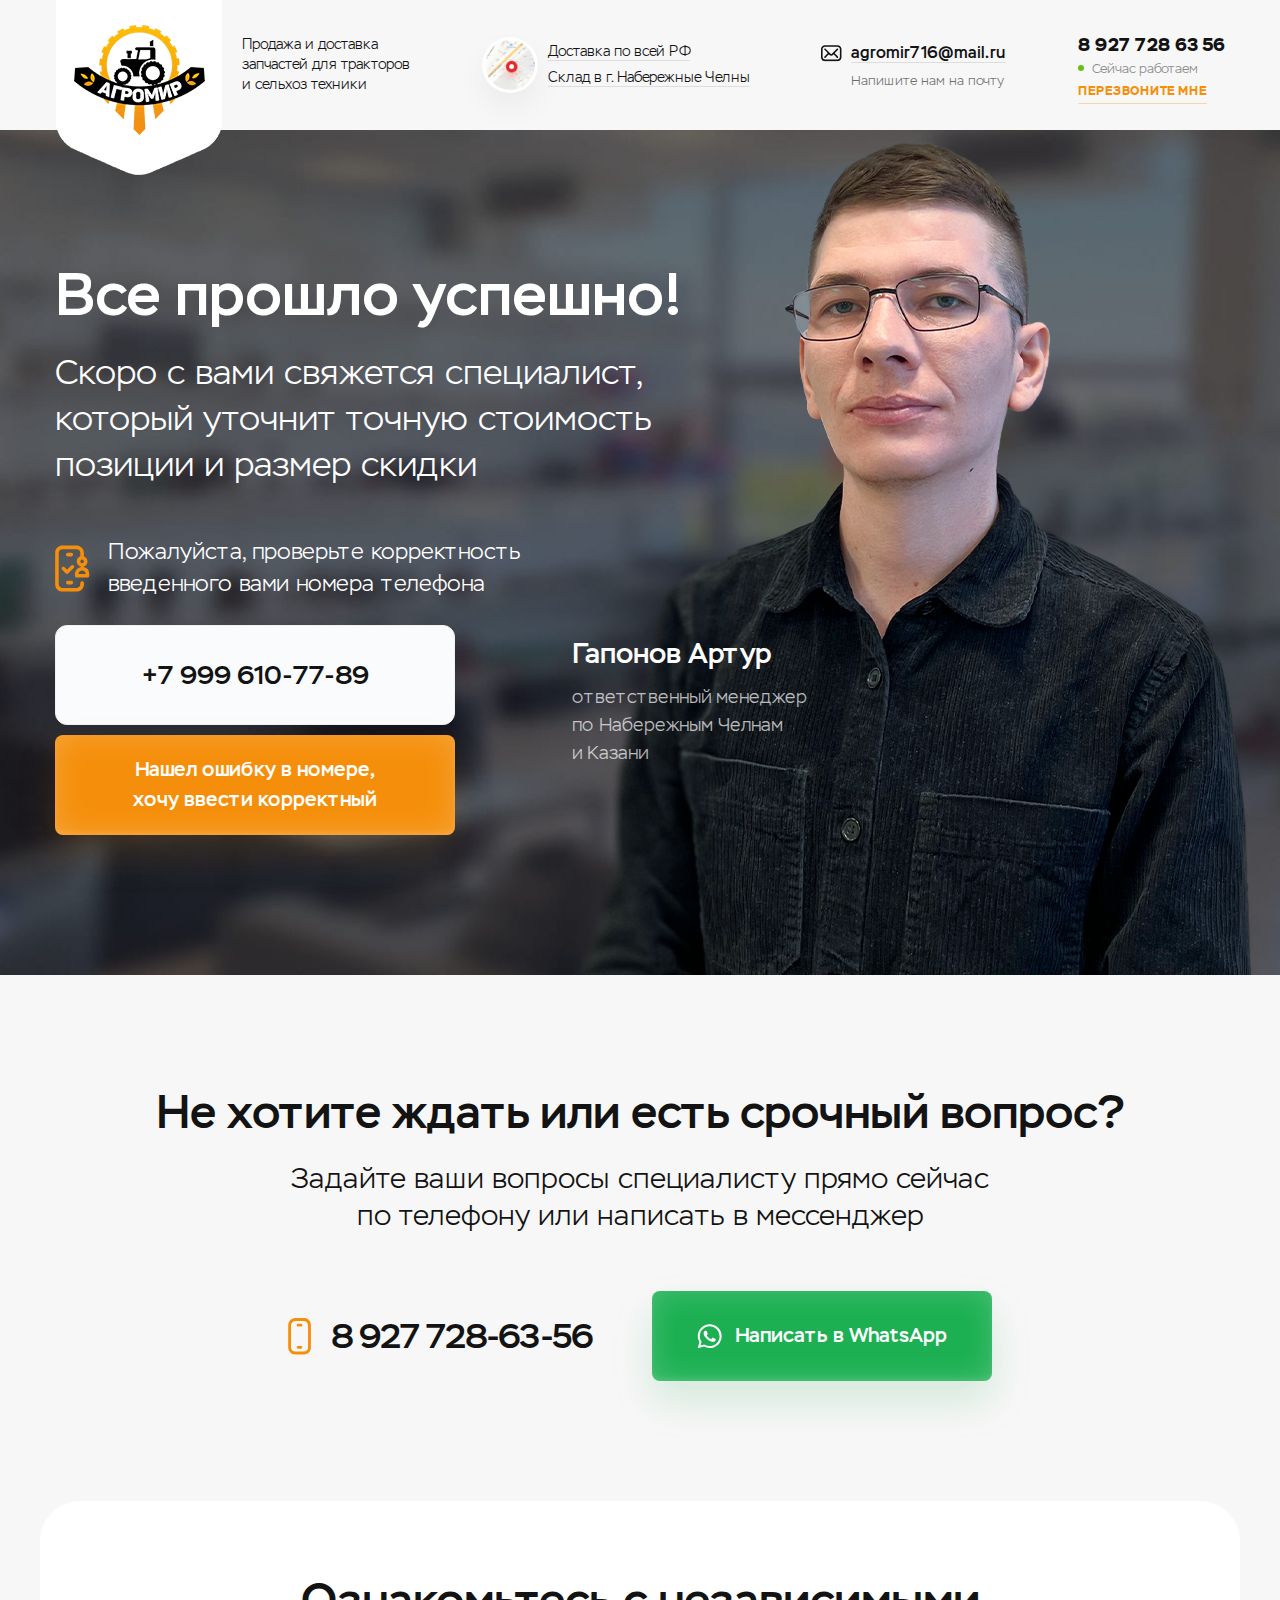
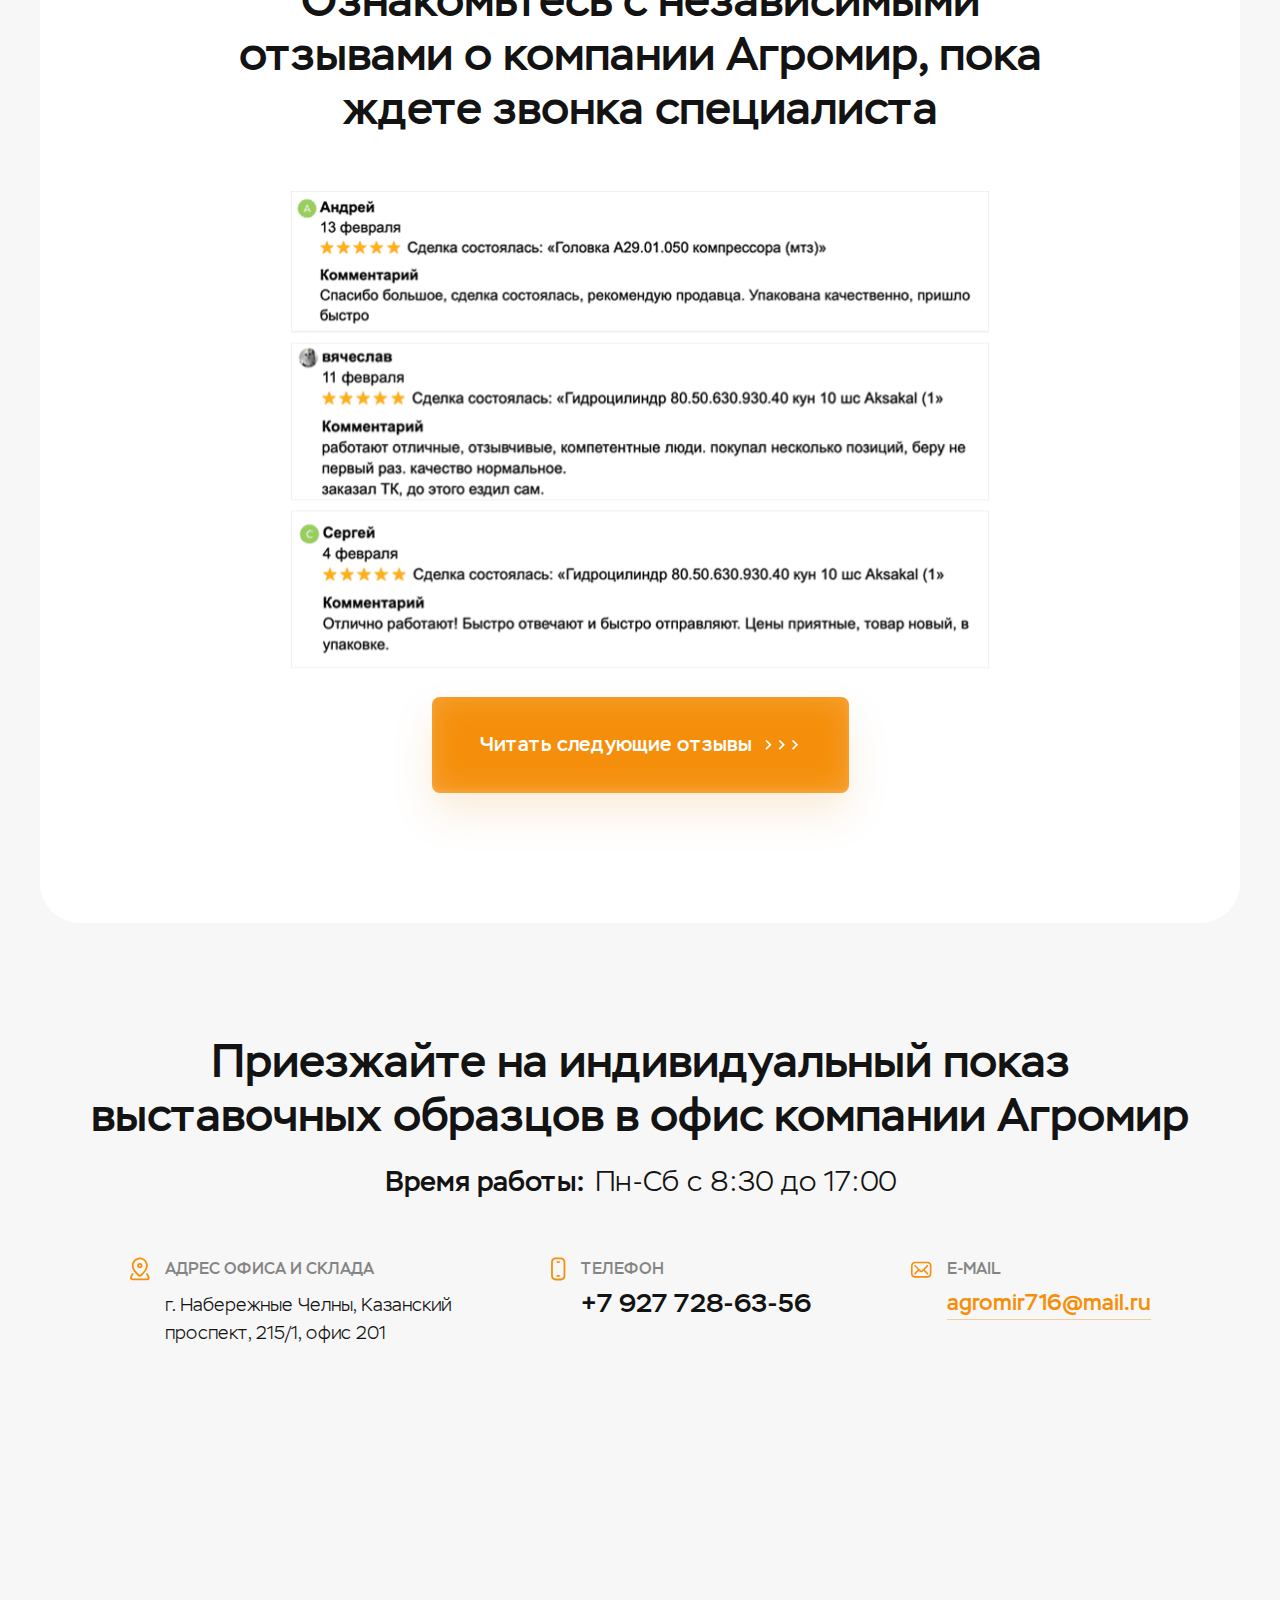
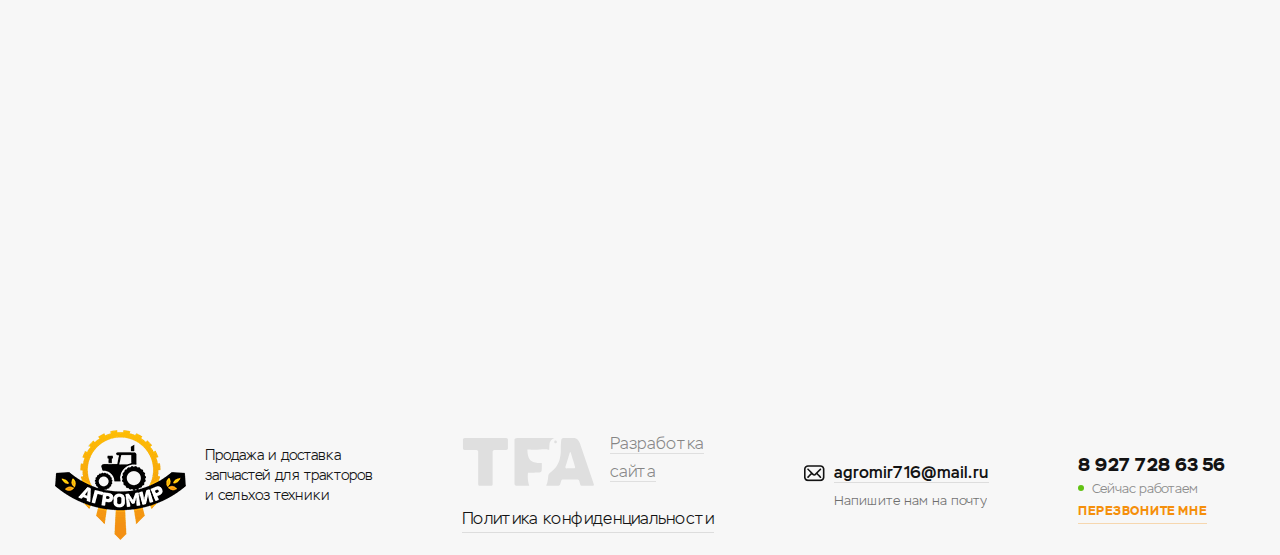
<file: success.html>
<!DOCTYPE html>
<html lang="en">
<head>

    <title>Агромир</title>
    <meta content="width=device-width,maximum-scale=1,initial-scale=1,user-scalable=0" name="viewport">
    <meta http-equiv="Content-Type" content="text/html;charset=UTF-8" />
    <meta name="author" content="" />
    <meta name="description" content="" />
    <meta name="keywords" content="" /> 
    
    <link rel="stylesheet" href="css/main.css" media="all"/>
    <link rel="stylesheet" href="css/hystmodal.min.css" media="all"/>
    <link rel="stylesheet" href="css/swiper-bundle.min.css" media="all"/>
    <link rel="stylesheet" href="css/fancybox.min.css" media="all"/>
    <link rel="stylesheet" href="css/responsive.css" media="all"/>

    <link href="favicon.ico" rel="shortcut icon"/>

</head>

<body>  

    <!-- wrapper Start -->
    <div class="wrapper">
        <!-- header Start -->
        <header class="header">
            <div class="header__container">
                <div class="header__in">
                    <a class="header__logo logo" href="#">
                        <span class="logo__img">
                            <img src="img/bg/logo.png" alt="logo">
                        </span>
                        <span class="logo__description">Продажа и доставка<br> запчастей для тракторов<br> и сельхоз техники</span>
                    </a>
                    <div class="header__delivery delivery-header">
                        <div class="delivery-header__img">
                            <img src="img/src/delivery-img.png" alt="photo">
                        </div>
                        <div class="delivery-header__description">
                            <a href="#" data-hystmodal="#delivery">Доставка по всей РФ<br> Склад в г. Набережные Челны</a>
                        </div>
                    </div>
                    <a class="header__mail mail" href="mailto:agromir716@mail.ru">
                        <span class="mail__address">
                            <span>agromir716@mail.ru</span>
                        </span>
                        <small class="mail__text">Напишите нам на почту</small>
                    </a>
                    <div class="header__phone phone">
                        <a class="phone__number" href="tel:8 927 728 63 56">8 927 728 63 56</a>
                        <span class="phone__work">Сейчас работаем</span>
                        <a class="phone__link" href="#" data-hystmodal="#callback">Перезвоните мне</a>
                    </div>
                </div>
            </div>
        </header>
        <!-- header end -->
        <!-- main Start -->
        <main>
            <section class="success">
                <div class="success__container">
                    <div class="success__description">
                        <h1 class="success__title">Все прошло успешно!</h1>
                        <p class="success__text">Скоро с вами свяжется специалист,<br> который уточнит точную стоимость<br> позиции и размер скидки</p>
                        <div class="success__reminder reminder">
                            <div class="reminder__icon">
                                <img src="img/bg/reminder-icon.svg" alt="icon">
                            </div>
                            <div class="reminder__description">
                                <span>Пожалуйста, проверьте корректность<br> введенного вами номера телефона</span>
                            </div>
                        </div>
                        <div class="success__col">
                            <div class="success__form">
                                <form>
                                    <fieldset>
                                        <input type="tel" name="phone" value="+7 999 610-77-89">
                                    </fieldset>
                                    <fieldset>
                                        <button class="success__btn btn" type="submit" data-hystmodal="#callback">Нашел ошибку в номере,<br> хочу ввести корректный</button>
                                    </fieldset>
                                </form>
                            </div>
                            <dl class="success__manager">
                                <dt>Гапонов Артур</dt>
                                <dd>ответственный менеджер<br> по Набережным Челнам<br> и Казани</dd>
                            </dl>
                        </div>
                    </div>
                    <div class="success__manager-photo">
                        <picture>
                            <source srcset="img/src/manager.webp" type="image/webp">
                            <img src="img/src/manager.png" alt="photo">
                        </picture>
                    </div>
                </div>
            </section>
            <section class="question">
                <div class="question__container">
                    <h2 class="question__main-title title-main">Не хотите ждать или есть срочный вопрос?</h2>
                    <p class="question__subtitle subtitle">Задайте ваши вопросы специалисту прямо сейчас<br> по телефону или написать в мессенджер</p>
                    <div class="question__panel">
                        <div class="question__phone-company phone-company">
                            <a href="tel:8 (927) 728-63-56">
                                <img src="img/bg/phone-icon-orange.svg" alt="icon">
                                <span>8 927 728-63-56</span>
                            </a>
                        </div>
                        <a href="https://api.whatsapp.com/send?phone=7" target="_blank"class="question__btn btn btn_green-color btn_whatsapp-icon btn_middle-size">Написать в WhatsApp</a>
                    </div>
                </div>
            </section>
            <section class="reviews">
                <h2 class="reviews__main-title title-main title-main_indent-bottom-big">Ознакомьтесь с независимыми<br> отзывами о компании Агромир, пока<br> ждете звонка специалиста</h2>
                <!--<div class="reviews__tabs tabs reviews__tabs_indent-bottom-none">
                    <nav class="tabs__nav">
                        <ul>
                            <li class="active" data-tab-target="#avito">
                                <img src="img/src/avito.png" alt="logo">
                            </li>
                            <li data-tab-target="#yandex">
                                <img src="img/src/yandex.png" alt="logo">
                            </li>
                            <li data-tab-target="#gis">
                                <img src="img/src/gis.png" alt="logo">
                            </li>
                        </ul>
                    </nav>
                    <div class="tabs__content">
                        <div id="avito" class="tabs__item active" data-tab-content="avito">
                            <div class="tabs__slider">
                                <div class="swiper">
                                    <div class="swiper-wrapper">
                                        <div class="swiper-slide">
                                            <div class="tabs__img">
                                                <picture>
                                                    <source srcset="img/src/reviews.webp" type="image/webp">
                                                    <img src="img/src/reviews.png" alt="reviews">
                                                </picture>
                                            </div>
                                        </div>
                                        <div class="swiper-slide">
                                            <div class="tabs__img">
                                                <picture>
                                                    <source srcset="img/src/reviews.webp" type="image/webp">
                                                    <img src="img/src/reviews.png" alt="reviews">
                                                </picture>
                                            </div>
                                        </div>
                                        <div class="swiper-slide">
                                            <div class="tabs__img">
                                                <picture>
                                                    <source srcset="img/src/reviews.webp" type="image/webp">
                                                    <img src="img/src/reviews.png" alt="reviews">
                                                </picture>
                                            </div>
                                        </div>
                                    </div>
                                </div>
                                <div class="tabs__btn-panel tabs__btn-panel_position-right">
                                    <a href="#" class="tabs__btn btn btn_arrow-right-icon">Читать следующие отзывы</a>
                                </div>
                            </div>
                        </div>
                        <div id="yandex" class="tabs__item" data-tab-content="yandex">
                            <div class="tabs__slider">
                                <div class="swiper">
                                    <div class="swiper-wrapper">
                                        <div class="swiper-slide">
                                            <div class="tabs__img">
                                                <picture>
                                                    <source srcset="img/src/reviews.webp" type="image/webp">
                                                    <img src="img/src/reviews.png" alt="reviews">
                                                </picture>
                                            </div>
                                        </div>
                                        <div class="swiper-slide">
                                            <div class="tabs__img">
                                                <picture>
                                                    <source srcset="img/src/reviews.webp" type="image/webp">
                                                    <img src="img/src/reviews.png" alt="reviews">
                                                </picture>
                                            </div>
                                        </div>
                                        <div class="swiper-slide">
                                            <div class="tabs__img">
                                                <picture>
                                                    <source srcset="img/src/reviews.webp" type="image/webp">
                                                    <img src="img/src/reviews.png" alt="reviews">
                                                </picture>
                                            </div>
                                        </div>
                                    </div>
                                </div>
                                <div class="tabs__btn-panel tabs__btn-panel_position-right">
                                    <a href="#" class="tabs__btn btn btn_arrow-right-icon">Читать следующие отзывы</a>
                                </div>
                            </div>
                        </div>
                        <div id="gis" class="tabs__item" data-tab-content="gis">
                            <div class="tabs__slider">
                                <div class="swiper">
                                    <div class="swiper-wrapper">
                                        <div class="swiper-slide">
                                            <div class="tabs__img">
                                                <picture>
                                                    <source srcset="img/src/reviews.webp" type="image/webp">
                                                    <img src="img/src/reviews.png" alt="reviews">
                                                </picture>
                                            </div>
                                        </div>
                                        <div class="swiper-slide">
                                            <div class="tabs__img">
                                                <picture>
                                                    <source srcset="img/src/reviews.webp" type="image/webp">
                                                    <img src="img/src/reviews.png" alt="reviews">
                                                </picture>
                                            </div>
                                        </div>
                                        <div class="swiper-slide">
                                            <div class="tabs__img">
                                                <picture>
                                                    <source srcset="img/src/reviews.webp" type="image/webp">
                                                    <img src="img/src/reviews.png" alt="reviews">
                                                </picture>
                                            </div>
                                        </div>
                                    </div>
                                </div>
                                <div class="tabs__btn-panel tabs__btn-panel_position-right">
                                    <a href="#" class="tabs__btn btn btn_arrow-right-icon">Читать следующие отзывы</a>
                                </div>
                            </div>
                        </div>
                    </div>
                </div>-->
                <div class="reviews-slider">
                    <div class="swiper">
                        <div class="swiper-wrapper">
                            <div class="swiper-slide">
                                <div class="reviews-slider__img">
                                    <a href="img/src/reviews.png" data-fancybox="images">
                                        <picture>
                                            <source srcset="img/src/reviews.webp" type="image/webp">
                                            <img src="img/src/reviews.png" alt="reviews">
                                        </picture>
                                    </a>
                                </div>
                            </div>
                            <div class="swiper-slide">
                                <div class="reviews-slider__img">
                                    <a href="img/src/reviews-2.png" data-fancybox="images">
                                        <picture>
                                            <source srcset="img/src/reviews-2.webp" type="image/webp">
                                            <img src="img/src/reviews-2.png" alt="reviews">
                                        </picture>
                                    </a>
                                </div>
                            </div>
                            <div class="swiper-slide">
                                <div class="reviews-slider__img">
                                    <a href="img/src/reviews-3.png" data-fancybox="images">
                                        <picture>
                                            <source srcset="img/src/reviews-3.webp" type="image/webp">
                                            <img src="img/src/reviews-3.png" alt="reviews">
                                        </picture>
                                    </a>
                                </div>
                            </div>
                        </div>
                    </div>
                    <div class="reviews-slider__btn-panel">
                        <a href="#" class="tabs__btn btn btn_arrow-right-icon">Читать следующие отзывы</a>
                    </div>
                </div>
            </section>
            <section class="office-info">
                <div class="office-info__container">
                    <h2 class="office-info__main-title title-main">Приезжайте на индивидуальный показ<br> выставочных образцов в офис компании Агромир</h2>
                    <dl class="office-info__time">
                        <dt>Время работы:</dt>
                        <dd>Пн-Сб с 8:30 до 17:00</dd>
                    </dl>
                    <div class="office-info__contacts contacts">
                        <div class="contacts__item">
                            <div class="contacts__icon">
                                <img src="img/bg/contacts-icon-1.svg" alt="icon">
                            </div>
                            <div class="contacts__description">
                                <h3 class="contacts__title">Адрес офиса и склада</h3>
                                <p>г. Набережные Челны, Казанский<br> проспект, 215/1, офис 201</p>
                            </div>
                        </div>
                        <div class="contacts__item">
                            <div class="contacts__icon">
                                <img src="img/bg/contacts-icon-2.svg" alt="icon">
                            </div>
                            <div class="contacts__description">
                                <h3 class="contacts__title">Телефон</h3>
                                <span class="contacts__phone">
                                    <a href="tel:+7 927 728-63-56">+7 927 728-63-56</a>
                                </span>
                            </div>
                        </div>
                        <div class="contacts__item">
                            <div class="contacts__icon">
                                <img src="img/bg/contacts-icon-3.svg" alt="icon">
                            </div>
                            <div class="contacts__description">
                                <h3 class="contacts__title">E-mail</h3>
                                <span class="contacts__mail">
                                    <a href="mailto:agromir716@mail.ru">agromir716@mail.ru</a>
                                </span>
                            </div>
                        </div>
                    </div>
                </div>
            </section>
            <section class="location location_changed">
                <div class="location__container">
                    <div class="location__col">
                        <div class="location__map">
                            <div id="map-2" class="map"></div>
                        </div>
                    </div> 
                </div>
            </section>
        </main>
        <!-- main end -->
        <!-- footer Sart -->
        <footer class="footer">
            <div class="footer__container">
                <a class="footer__logo logo" href="#">
                    <span class="logo__img">
                        <img src="img/bg/logo.png" alt="logo">
                    </span>
                    <span class="logo__description">Продажа и доставка<br> запчастей для тракторов<br> и сельхоз техники</span>
                </a>
                <div class="footer__col">
                    <a target="_blank" href="https://t-f-a.agency/lp" class="footer__development development">
                        <span class="development__logo"></span>
                        <span class="development__text"><span>Разработка</span><br> <span>сайта</span></span>
                    </a>
                    <a href="#" class="footer__link" data-hystmodal="#privacy-policy">Политика конфиденциальности</a>
                </div>
                <a class="footer__mail mail" href="mailto:agromir716@mail.ru">
                    <span class="mail__address">
                        <span>agromir716@mail.ru</span>
                    </span>
                    <small class="mail__text">Напишите нам на почту</small>
                </a>
                <div class="footer__phone phone">
                    <a class="phone__number" href="tel:8 927 728 63 56">8 927 728 63 56</a>
                    <span class="phone__work">Сейчас работаем</span>
                    <a class="phone__link" href="#" data-hystmodal="#callback">Перезвоните мне</a>
                </div>
            </div>
        </footer>
        <!-- footer end -->
    </div>   
    <!-- wrapper end -->

    <!-- delivery modal Start -->
    <div id="delivery" class="hystmodal center-modal" aria-hidden="true">
        <div class="hystmodal__wrap">
            <div class="hystmodal__window" role="dialog" aria-modal="true">
                <button class="hystmodal__close" data-hystclose>Закрыть</button>
                <div class="hystmodal__styled">
                    <h2 class="title-main">Доставим на ваш адрес точно в срок</h2>
                    <p class="subtitle">Компенсируем стоимость за каждый день просрочки</p>
                    <div class="shipment">
                        <div class="shipment__description">
                            <h3 class="shipment__title">Отгрузка позиций из<br> складской программы<br> в течение рабочего дня</h3>
                            <p>Срок доставки позиций на заказ от 7 до 10 дней</p>
                            <a href="#" class="shipment__btn btn" data-hystmodal="#catalog-form">Получить каталог моделей<br> из складской программы</a>
                        </div>
                    </div>
                    <div class="cursor-icon">
                        <img src="img/bg/cursor.svg" alt="cursor">
                    </div>
                    <div class="types-delivery types-delivery_indent-bottom-none">
                        <div class="types-delivery__item">
                            <div class="types-delivery__icon">
                                <img src="img/src/types-delivery-icon-1.svg" alt="icon">
                            </div>
                            <p><strong>Доставка собственным транспортом</strong> по г. Набережные Челны в течение 1 дня</p>
                        </div>
                        <div class="types-delivery__item">
                            <div class="types-delivery__icon">
                                <img src="img/src/types-delivery-icon-2.svg" alt="icon">
                            </div>
                            <p><strong>Доставка до транспортной компании</strong> при отправке по России в течение 3 часов</p>
                        </div>
                        <div class="types-delivery__item">
                            <div class="types-delivery__icon">
                                <img src="img/src/types-delivery-icon-3.svg" alt="icon">
                            </div>
                            <p><strong>Доступен самовывоз со склада:</strong> г. Набережные Челны, Казанский проспект, 215/1</p>
                        </div>
                    </div>
                </div>
            </div>
        </div>
    </div>
    <!-- delivery modal end -->

    <!-- callback modal Start -->
    <div id="callback" class="hystmodal center-modal" aria-hidden="true">
        <div class="hystmodal__wrap">
            <div class="hystmodal__window" role="dialog" aria-modal="true">
                <button class="hystmodal__close" data-hystclose>Закрыть</button>
                <div class="hystmodal__styled">
                    <div class="callback">
                        <div class="callback__description">
                            <div class="callback__info">
                                <h2 class="callback__title">Закажите<br> обратный звонок</h2>
                                <p>Наш специалист свяжется<br> с вами в течение 5 минут<br> или в удобное для вас<br> время</p>
                            </div>
                            <div class="callback__phone">
                                <picture>
                                    <source srcset="img/src/callback.webp" type="image/webp">
                                    <img src="img/src/callback.png" alt="photo">
                                </picture>
                            </div>
                        </div>
                        <div class="callback__form">
                            <div class="callback__top-panel">
                                <h2>Закажите обратный звонок</h2>
                                <p>Наш специалист свяжется с вами в течение 5 минут или в удобное для вас время</p>
                            </div>
                            <form>
                                <fieldset>
                                    <input type="tel" name="phone" placeholder="Введите ваш телефон" value="+7 (111) 111-11-11">
                                </fieldset>
                                <fieldset>
                                    <h3 class="callback__small-title small-title">Выберите способ связи:</h3>
                                    <div class="sending-method">
                                        <div class="sending-method__item">
                                            <input id="sms-3" type="radio" name="method-3" checked="checked" value="sms">
                                            <label for="sms-3">
                                                <span class="sending-method__icon">
                                                    <svg xmlns="http://www.w3.org/2000/svg" width="15" height="24" viewBox="0 0 15 24"><g><g><path fill="#fff" d="M4.102.57h6.232c.042.016.082.034.124.04 2.211.294 3.874 2.15 3.879 4.375.01 4.662.008 9.323 0 13.983a4.405 4.405 0 0 1-2.83 4.103c-.376.145-.781.21-1.173.312H4.102c-.042-.012-.082-.03-.124-.037C1.779 23.056.105 21.2.1 18.994.088 14.315.09 9.641.099 4.965.103 3.105 1.318 1.43 3.074.828 3.407.716 3.759.655 4.102.57zM1.876 11.977v6.86c0 1.603 1.161 2.765 2.764 2.765 1.713.005 3.427.005 5.14 0 1.62 0 2.78-1.156 2.78-2.774V5.131c0-1.62-1.157-2.777-2.775-2.778H4.667c-1.636.001-2.79 1.15-2.79 2.784l-.001 6.84zM7.219 5.92c-.296 0-.592.003-.888-.002-.506-.01-.892-.398-.893-.887 0-.495.385-.887.89-.894a68.569 68.569 0 0 1 1.777 0 .884.884 0 0 1 .893.89.889.889 0 0 1-.89.891c-.296.005-.592.002-.889.002zm.01 12.117c.288 0 .577-.001.866.005.518.006.908.398.903.896-.005.493-.392.875-.902.88-.585.008-1.17.008-1.755 0-.518-.005-.908-.398-.903-.895.005-.496.393-.875.901-.881.297-.006.593-.005.89-.005z"/></g></g></svg>
                                                </span>
                                                <span class="sending-method__text">По СМС</span>
                                            </label>
                                        </div>
                                        <div class="sending-method__item">
                                            <input id="whatsapp-3" type="radio" name="method-3" value="whatsapp">
                                            <label for="whatsapp-3">
                                                <span class="sending-method__icon">
                                                    <svg xmlns="http://www.w3.org/2000/svg" width="23" height="23" viewBox="0 0 23 23"><g><g><path fill="#fff" d="M22.653 11.646c-.002 6.02-4.921 10.916-10.964 10.916h-.005a10.996 10.996 0 0 1-5.24-1.33L.633 22.754l1.555-5.662a10.847 10.847 0 0 1-1.463-5.455C.726 5.617 5.644.724 11.689.724c2.933 0 5.686 1.136 7.756 3.199a10.828 10.828 0 0 1 3.208 7.723zm-1.851 0a9.003 9.003 0 0 0-2.667-6.418 9.064 9.064 0 0 0-6.443-2.662c-5.027 0-9.115 4.066-9.117 9.07 0 1.715.481 3.384 1.393 4.832l.217.34-.92 3.35 3.449-.901.332.198a9.148 9.148 0 0 0 4.639 1.265h.004c5.023 0 9.11-4.07 9.113-9.074zm-3.59 2.594c.069.115.069.66-.16 1.302-.228.632-1.322 1.219-1.849 1.299-.472.067-1.069.092-1.725-.113a14.934 14.934 0 0 1-1.562-.578c-2.748-1.18-4.543-3.935-4.68-4.116-.137-.18-1.119-1.476-1.119-2.818 0-1.35.708-1.999.959-2.278.251-.275.548-.344.73-.344.183 0 .366.005.526.01.168.012.394-.058.616.469.228.545.776 1.89.845 2.028.068.135.114.294.023.476-.092.182-.389.568-.685.931-.122.152-.28.286-.12.56.16.274.71 1.164 1.524 1.89 1.046.928 1.929 1.215 2.203 1.353.274.135.433.113.593-.07.16-.18.685-.793.868-1.07.182-.273.365-.225.616-.136.252.09 1.599.75 1.872.889.274.137.457.203.525.316z"/></g></g></svg>
                                                </span>
                                                <span class="sending-method__text">В WhatsApp</span>
                                            </label>
                                        </div>
                                    </div>
                                </fieldset>
                                <fieldset>
                                    <h3 class="callback__small-title small-title">Выберите время звонка:</h3>
                                    <div class="sending-method">
                                        <div class="sending-method__item">
                                            <input id="now" type="radio" name="timing" checked="checked" value="now">
                                            <label for="now">
                                                <span class="sending-method__text">Сейчас</span>
                                            </label>
                                        </div>
                                        <div class="sending-method__item">
                                            <input id="by-time" type="radio" name="timing" value="by-time">
                                            <label for="by-time">
                                                <span class="sending-method__text">По времени</span>
                                            </label>
                                        </div>
                                    </div>
                                </fieldset>
                                <fieldset>
                                    <h3 class="callback__small-title small-title">Когда вам удобно принять звонок?</h3>
                                    <input class="input-disabled" type="text" name="time" placeholder="Например, завтра в 12:00" value="завтра в 12:00">
                                </fieldset>
                                <fieldset>
                                    <button class="callback__btn btn" type="submit">Заказать обратный звонок</button>
                                </fieldset>
                                <fieldset>
                                    <div class="detail__checkbox checkbox">
                                        <input id="accept-8" type="checkbox" checked="checked" required="required">
                                        <label for="accept-8">Я принимаю <a href="#" data-hystmodal="#privacy-policy">политику конфиденциальности</a></label>
                                    </div>
                                </fieldset>
                            </form>
                        </div>
                    </div>
                </div>
            </div>
        </div>
    </div>
    <!-- callback modal end -->

    <!-- catalog-form modal Start -->
    <div id="catalog-form" class="hystmodal center-modal" aria-hidden="true">
        <div class="hystmodal__wrap">
            <div class="hystmodal__window" role="dialog" aria-modal="true">
                <button class="hystmodal__close" data-hystclose>Закрыть</button>
                <div class="hystmodal__styled">
                    <div class="form-promo form-promo_changed">
                        <div class="form-promo__top-col">
                            <h2 class="form-promo__title form-promo__title_indent-bottom-small"><strong>Заполните форму ниже,</strong> чтобы получить доступ<br> к каталогу двигателей для МТЗ <span>+ скидку до 10%,</span></h2>
                            <p class="form-promo__text">
                                <strong>которую мы зафиксируем за вашим номером телефона</strong>
                            </p>
                            <form>
                                <fieldset>
                                    <input type="tel" name="phone" placeholder="Введите ваш телефон" value="+7 (111) 111-11-11">
                                </fieldset>
                                <fieldset>
                                    <button class="form-promo__btn btn" type="submit">Получить расчет стоимости<br> и сроков доставки</button>
                                </fieldset>
                                <fieldset>
                                    <div class="form-promo__checkbox checkbox">
                                        <input id="accept-9" type="checkbox" checked="checked" required="required">
                                        <label for="accept-9">Я принимаю <a href="#" data-hystmodal="#privacy-policy">политику конфиденциальности</a></label>
                                    </div>
                                </fieldset>
                            </form>
                        </div>
                        <div class="form-promo__bottom-col">
                            <dl class="form-promo__contacts">
                                <dt>Контакты компании:</dt>
                                <dd>
                                    <a href="tel:8 (927) 728-63-56">
                                        <img src="img/bg/phone-icon.svg" alt="icon">
                                        <span>8 (927) 728-63-56</span>
                                    </a>
                                </dd>
                                <dd>
                                    <a href="mailto:agromir716@mail.ru">
                                        <img src="img/bg/mail-icon.svg" alt="icon">
                                        <span>agromir716@mail.ru</span>
                                    </a>
                                </dd>
                            </dl>
                        </div>
                        <div class="form-promo__img form-promo__img_changed">
                            <picture>
                                <source srcset="img/src/catalog.webp" type="image/webp">
                                <img src="img/src/catalog.png" alt="photo">
                            </picture>
                        </div>
                    </div>
                </div>
            </div>
        </div>
    </div>
    <!-- catalog-form modal end -->

    <!-- cost-calculation modal Start -->
    <div id="cost-calculation" class="hystmodal center-modal" aria-hidden="true">
        <div class="hystmodal__wrap">
            <div class="hystmodal__window" role="dialog" aria-modal="true">
                <button class="hystmodal__close" data-hystclose>Закрыть</button>
                <div class="hystmodal__styled">
                    <div class="form-promo form-promo_changed">
                        <div class="form-promo__top-col">
                            <h2 class="form-promo__title form-promo__title_indent-bottom-small"><strong>Получите расчет стоимости</strong> и сроков доставки<br> в течение 30 минут</h2>
                            <p class="form-promo__text">
                                <strong>Укажите, по какому номеру вы хотели бы принять<br> звонок от менеджера</strong>
                            </p>
                            <form>
                                <fieldset>
                                    <input type="tel" name="phone" placeholder="Введите ваш телефон" value="+7 (111) 111-11-11">
                                </fieldset>
                                <fieldset>
                                    <button class="form-promo__btn btn" type="submit">Получить расчет стоимости<br> и сроков доставки</button>
                                </fieldset>
                                <fieldset>
                                    <div class="form-promo__checkbox checkbox">
                                        <input id="accept-21" type="checkbox" checked="checked" required="required">
                                        <label for="accept-21">Я принимаю <a href="#" data-hystmodal="#privacy-policy">политику конфиденциальности</a></label>
                                    </div>
                                </fieldset>
                            </form>
                        </div>
                        <div class="form-promo__bottom-col">
                            <dl class="form-promo__contacts">
                                <dt>Контакты компании:</dt>
                                <dd>
                                    <a href="tel:8 (927) 728-63-56">
                                        <img src="img/bg/phone-icon.svg" alt="icon">
                                        <span>8 (927) 728-63-56</span>
                                    </a>
                                </dd>
                                <dd>
                                    <a href="mailto:agromir716@mail.ru">
                                        <img src="img/bg/mail-icon.svg" alt="icon">
                                        <span>agromir716@mail.ru</span>
                                    </a>
                                </dd>
                            </dl>
                        </div>
                        <div class="form-promo__img form-promo__img_changed">
                            <picture>
                                <source srcset="img/src/catalog.webp" type="image/webp">
                                <img src="img/src/catalog.png" alt="photo">
                            </picture>
                        </div>
                    </div>
                </div>
            </div>
        </div>
    </div>
    <!-- cost-calculation modal end -->

    <!-- consultation modal Start -->
    <div id="consultation" class="hystmodal center-modal" aria-hidden="true">
        <div class="hystmodal__wrap">
            <div class="hystmodal__window" role="dialog" aria-modal="true">
                <button class="hystmodal__close" data-hystclose>Закрыть</button>
                <div class="hystmodal__styled">
                    <div class="form-promo form-promo_changed">
                        <div class="form-promo__top-col">
                            <h2 class="form-promo__title form-promo__title_indent-bottom-small"><strong>Получите консультацию</strong> по условиям оплаты от менеджера компании Агромир в течение 30 минут</h2>
                            <p class="form-promo__text">
                                <strong>Укажите, по какому номеру вы хотели бы<br> принять звонок от менеджера</strong>
                            </p>
                            <form>
                                <fieldset>
                                    <input type="tel" name="phone" placeholder="Введите ваш телефон" value="+7 (111) 111-11-11">
                                </fieldset>
                                <fieldset>
                                    <button class="form-promo__btn btn" type="submit">Получить консультацию<br> по условиям оплаты</button>
                                </fieldset>
                                <fieldset>
                                    <div class="form-promo__checkbox checkbox">
                                        <input id="accept-22" type="checkbox" checked="checked" required="required">
                                        <label for="accept-22">Я принимаю <a href="#" data-hystmodal="#privacy-policy">политику конфиденциальности</a></label>
                                    </div>
                                </fieldset>
                            </form>
                        </div>
                        <div class="form-promo__bottom-col">
                            <dl class="form-promo__contacts">
                                <dt>Контакты компании:</dt>
                                <dd>
                                    <a href="tel:8 (927) 728-63-56">
                                        <img src="img/bg/phone-icon.svg" alt="icon">
                                        <span>8 (927) 728-63-56</span>
                                    </a>
                                </dd>
                                <dd>
                                    <a href="mailto:agromir716@mail.ru">
                                        <img src="img/bg/mail-icon.svg" alt="icon">
                                        <span>agromir716@mail.ru</span>
                                    </a>
                                </dd>
                            </dl>
                        </div>
                        <div class="form-promo__img form-promo__img_changed">
                            <picture>
                                <source srcset="img/src/catalog.webp" type="image/webp">
                                <img src="img/src/catalog.png" alt="photo">
                            </picture>
                        </div>
                    </div>
                </div>
            </div>
        </div>
    </div>
    <!-- consultation modal end -->

    <!-- promo-code modal Start -->
    <div id="promo-code" class="hystmodal center-modal" aria-hidden="true">
        <div class="hystmodal__wrap">
            <div class="hystmodal__window" role="dialog" aria-modal="true">
                <button class="hystmodal__close" data-hystclose>Закрыть</button>
                <div class="hystmodal__styled">
                    <div class="promo-code">
                        <span class="promo-code__title">
                            <span>Не уходите без подарков!</span>
                        </span>
                        <h2 class="promo-code__title-main title-main">Мы подготовили для вас промокод<br> на скидку <img src="img/src/discount-icon.svg" alt="icon"> до 10% на все позиции,</h2>
                        <p class="promo-code__subtitle subtitle">которым вы можете воспользоваться в течение 3-х месяцев</p>
                        <div class="promo-code__form">
                            <form>
                                <fieldset>
                                    <h3 class="promo-code__small-title small-title">Куда вам удобнее получить промокод?</h3>
                                    <div class="sending-method">
                                        <div class="sending-method__item">
                                            <input id="sms-4" type="radio" name="method-3" checked="checked" value="sms">
                                            <label for="sms-4">
                                                <span class="sending-method__icon">
                                                    <svg xmlns="http://www.w3.org/2000/svg" width="15" height="24" viewBox="0 0 15 24"><g><g><path fill="#fff" d="M4.102.57h6.232c.042.016.082.034.124.04 2.211.294 3.874 2.15 3.879 4.375.01 4.662.008 9.323 0 13.983a4.405 4.405 0 0 1-2.83 4.103c-.376.145-.781.21-1.173.312H4.102c-.042-.012-.082-.03-.124-.037C1.779 23.056.105 21.2.1 18.994.088 14.315.09 9.641.099 4.965.103 3.105 1.318 1.43 3.074.828 3.407.716 3.759.655 4.102.57zM1.876 11.977v6.86c0 1.603 1.161 2.765 2.764 2.765 1.713.005 3.427.005 5.14 0 1.62 0 2.78-1.156 2.78-2.774V5.131c0-1.62-1.157-2.777-2.775-2.778H4.667c-1.636.001-2.79 1.15-2.79 2.784l-.001 6.84zM7.219 5.92c-.296 0-.592.003-.888-.002-.506-.01-.892-.398-.893-.887 0-.495.385-.887.89-.894a68.569 68.569 0 0 1 1.777 0 .884.884 0 0 1 .893.89.889.889 0 0 1-.89.891c-.296.005-.592.002-.889.002zm.01 12.117c.288 0 .577-.001.866.005.518.006.908.398.903.896-.005.493-.392.875-.902.88-.585.008-1.17.008-1.755 0-.518-.005-.908-.398-.903-.895.005-.496.393-.875.901-.881.297-.006.593-.005.89-.005z"></path></g></g></svg>
                                                </span>
                                                <span class="sending-method__text">По СМС</span>
                                            </label>
                                        </div>
                                        <div class="sending-method__item">
                                            <input id="whatsapp-4" type="radio" name="method-3" value="whatsapp">
                                            <label for="whatsapp-4">
                                                <span class="sending-method__icon">
                                                    <svg xmlns="http://www.w3.org/2000/svg" width="23" height="23" viewBox="0 0 23 23"><g><g><path fill="#fff" d="M22.653 11.646c-.002 6.02-4.921 10.916-10.964 10.916h-.005a10.996 10.996 0 0 1-5.24-1.33L.633 22.754l1.555-5.662a10.847 10.847 0 0 1-1.463-5.455C.726 5.617 5.644.724 11.689.724c2.933 0 5.686 1.136 7.756 3.199a10.828 10.828 0 0 1 3.208 7.723zm-1.851 0a9.003 9.003 0 0 0-2.667-6.418 9.064 9.064 0 0 0-6.443-2.662c-5.027 0-9.115 4.066-9.117 9.07 0 1.715.481 3.384 1.393 4.832l.217.34-.92 3.35 3.449-.901.332.198a9.148 9.148 0 0 0 4.639 1.265h.004c5.023 0 9.11-4.07 9.113-9.074zm-3.59 2.594c.069.115.069.66-.16 1.302-.228.632-1.322 1.219-1.849 1.299-.472.067-1.069.092-1.725-.113a14.934 14.934 0 0 1-1.562-.578c-2.748-1.18-4.543-3.935-4.68-4.116-.137-.18-1.119-1.476-1.119-2.818 0-1.35.708-1.999.959-2.278.251-.275.548-.344.73-.344.183 0 .366.005.526.01.168.012.394-.058.616.469.228.545.776 1.89.845 2.028.068.135.114.294.023.476-.092.182-.389.568-.685.931-.122.152-.28.286-.12.56.16.274.71 1.164 1.524 1.89 1.046.928 1.929 1.215 2.203 1.353.274.135.433.113.593-.07.16-.18.685-.793.868-1.07.182-.273.365-.225.616-.136.252.09 1.599.75 1.872.889.274.137.457.203.525.316z"></path></g></g></svg>
                                                </span>
                                                <span class="sending-method__text">В WhatsApp</span>
                                            </label>
                                        </div>
                                    </div>
                                </fieldset>
                                <fieldset>
                                    <input type="tel" name="phone" placeholder="Введите ваш телефон" value="+7 (111) 111-11-11">
                                </fieldset>
                                <fieldset>
                                    <button class="promo-code__btn btn" type="submit">Получить подарки</button>
                                </fieldset>
                                <fieldset>
                                    <div class="promo-code____checkbox checkbox">
                                        <input id="accept-10" type="checkbox" checked="checked" required="required">
                                        <label for="accept-10">Я принимаю <a href="#" data-hystmodal="#privacy-policy">политику конфиденциальности</a></label>
                                    </div>
                                </fieldset>
                            </form>
                        </div>
                        <div class="promo-code__img">
                            <picture>
                                <source srcset="img/src/promo-code.webp" type="image/webp">
                                <img src="img/src/promo-code.png" alt="photo">
                            </picture>
                        </div>
                    </div>
                </div>
            </div>
        </div>
    </div>
    <!-- delivery modal end -->

    <!-- privacy policy modal Start -->
    <div id="privacy-policy" class="hystmodal center-modal" aria-hidden="true">
        <div class="hystmodal__wrap">
            <div class="hystmodal__window" role="dialog" aria-modal="true">
                <button class="hystmodal__close" data-hystclose>Закрыть</button>
                <div class="hystmodal__styled">
                    <h2 class="title-main">Политика конфиденциальности</h2>
                    <p>Администрация данного Сайта не может передать или раскрыть информацию предоставленную пользователем (далее Пользователь) при регистрации и использовании функций сайта третьим лицам, кроме случаев, описанных законодательством страны, на территории которой пользователь ведет свою деятельность.</p>
                    <p>Для регистрации на сайте, пользователь обязан внести некоторую персональную информацию. Для проверки предоставленных данных, сайт оставляет за собой право потребовать доказательства идентичности в онлайн или офлайн режимах.</p>
                    <p>Сайт использует личную информацию Пользователя для обслуживания и для улучшения качества предоставляемых услуг. Часть персональной информации может быть предоставлена банку или платежной системе, в случае, если предоставление этой информации обусловлено процедурой перевода средств платежной системе, услугами которой Пользователь желает воспользоваться.</p>
                    <p>Сайт прилагает все усилия для сбережения в сохранности личных данных Пользователя. Личная информация может быть раскрыта в случаях, описанных законодательством, либо когда администрация сочтет подобные действия необходимыми для соблюдения юридической процедуры, судебного распоряжения или легального процесса необходимого для работы Пользователя с Сайтом.</p>
                    <p>В других случаях, ни при каких условиях, информация, которую Пользователь передает Сайту, не будет раскрыта третьим лицам.</p>
                </div>
            </div>
        </div>
    </div>
    <!-- privacy policy modal end -->

    <!-- view-map modal Start -->
    <div id="view-map" class="hystmodal center-modal" aria-hidden="true">
        <div class="hystmodal__wrap">
            <div class="hystmodal__window" role="dialog" aria-modal="true">
                <button class="hystmodal__close" data-hystclose>Закрыть</button>
                <div class="hystmodal__styled">
                    <div class="office-info">
                        <h2 class="office-info__main-title title-main">Приезжайте на индивидуальный показ<br> выставочных образцов в офис компании Агромир</h2>
                        <dl class="office-info__time">
                            <dt>Время работы:</dt>
                            <dd>Пн-Сб с 8:30 до 17:00</dd>
                        </dl>
                        <div class="office-info__contacts contacts">
                            <div class="contacts__item">
                                <div class="contacts__icon">
                                    <img src="img/bg/contacts-icon-1.svg" alt="icon">
                                </div>
                                <div class="contacts__description">
                                    <h3 class="contacts__title">Адрес офиса и склада</h3>
                                    <p>г. Набережные Челны, Казанский<br> проспект, 215/1, офис 201</p>
                                </div>
                            </div>
                            <div class="contacts__item">
                                <div class="contacts__icon">
                                    <img src="img/bg/contacts-icon-2.svg" alt="icon">
                                </div>
                                <div class="contacts__description">
                                    <h3 class="contacts__title">Телефон</h3>
                                    <span class="contacts__phone">
                                        <a href="tel:+7 927 728-63-56">+7 927 728-63-56</a>
                                    </span>
                                </div>
                            </div>
                            <div class="contacts__item">
                                <div class="contacts__icon">
                                    <img src="img/bg/contacts-icon-3.svg" alt="icon">
                                </div>
                                <div class="contacts__description">
                                    <h3 class="contacts__title">E-mail</h3>
                                    <span class="contacts__mail">
                                        <a href="mailto:agromir716@mail.ru">agromir716@mail.ru</a>
                                    </span>
                                </div>
                            </div>
                        </div>
                        <div id="map-2" class="map"></div>
                    </div>
                </div>
            </div>
        </div>
    </div>
    <!-- privacy policy modal end -->
    
    <!-- jQuery libs -->
    <script type="text/javascript" src="js/jquery.min.js"></script>

    <!-- Plugin scripts -->
    <script src="https://api-maps.yandex.ru/2.1/?lang=ru_RU&amp;apikey=0333b546-e4cd-4422-b583-f1193f0144a4"></script>
    <script type="text/javascript" src="js/hystmodal.min.js"></script>
    <script type="text/javascript" src="js/swiper-bundle.min.js"></script>
    <script type="text/javascript" src="js/fancybox.min.js"></script>

    <!-- Scripts -->
    <script type="text/javascript" src="js/scripts.js"></script>

</body>

</html>
</file>
<file: css/main.css>
/* fonts */
@font-face {
  font-family: 'Stem';
  src: local('Stem Bold'), local('Stem-Bold'),
      url('../fonts/Stem-Bold.woff2') format('woff2'),
      url('../fonts/Stem-Bold.woff') format('woff'),
      url('../fonts/Stem-Bold.ttf') format('truetype');
  font-weight: 700;
  font-style: normal;
  }

@font-face {
  font-family: 'Stem';
  src: local('Stem Medium'), local('Stem-Medium'),
      url('../fonts/Stem-Medium.woff2') format('woff2'),
      url('../fonts/Stem-Medium.woff') format('woff'),
      url('../fonts/Stem-Medium.ttf') format('truetype');
  font-weight: 500;
  font-style: normal;
  }

@font-face {
  font-family: 'Stem';
  src: local('Stem Semi Light'), local('Stem-Semi-Light'),
      url('../fonts/Stem-SemiLight.woff2') format('woff2'),
      url('../fonts/Stem-SemiLight.woff') format('woff'),
      url('../fonts/Stem-SemiLight.ttf') format('truetype');
  font-weight: 400;
  font-style: normal;
  }

/* reset */
*,
*::before,
*::after {
  box-sizing: border-box;
  }

body,
h1,
h2,
h3,
h4,
p,
ul,
ol,
li,
figure,
figcaption,
blockquote,
dl,
dd {
  margin: 0;
  padding: 0;
  }

ul[class],
ol[class] {
  list-style: none;
  }

a:not([class]) {
  text-decoration-skip-ink: auto;
  text-decoration: none;
  }

a {
  color: #f58f0b;
  text-decoration: none;
  transition: color .3s linear;
  }

a:hover { 
  color: #ff7b00;
  }

a:focus,
a:hover,
a:active { 
  outline: none !important;
  }

p { 
  margin: 0 0 20px;
  font-size: 18px;
  line-height: 28px;
  }

b, strong { 
  font-weight: 500;
  }

button { 
  margin: 0;
  padding: 0;
  vertical-align: top;
  border: 0;
  background: none;
  border-radius: 0;
  }

button:focus,
button:hover,
button:active { 
  outline: none !important;
  }

img {
  max-width: 100%;
  display: block;
  }

article > * + * {
  margin-top: 1em;
  }

input,
button,
textarea,
select {
  font: inherit;
  }

input:focus,
input:hover,
input:active { 
  outline: none !important;
  }

fieldset { 
  margin: 0 0 20px;
  padding: 0;
  border: 0;
  }

fieldset:last-child { 
  margin: 0;
  }

iframe { vertical-align: top; }

hr { 
  margin: 15px 0;
  width: 100%;
  height: 1px;
  border: 0;
  background: #e5ecdd;
  }

@media (prefers-reduced-motion: reduce) {
  * {
    animation-duration: 0.01ms !important;
    animation-iteration-count: 1 !important;
    transition-duration: 0.01ms !important;
    scroll-behavior: auto !important;
    }
  }

[class*=__container] {
  margin: 0 auto;
  max-width: 1200px;
  }

/* body */
body { 
  min-width: 320px;
  color: #131313;
  font: 16px 'Stem', sans-serif;
  font-weight: 400;
  line-height: 22px;
  scroll-behavior: smooth;
  text-rendering: optimizeSpeed;
  -webkit-text-size-adjust: none;
  -moz-text-size-adjust: none;
  -ms-text-size-adjust: none;
  text-size-adjust: none;
  }

/* wrapper */
.wrapper { 
  background: #f7f7f7;
  overflow: hidden;
  }

/* header */
.header__in { 
  display: flex;
  justify-content: space-between;
  align-items: center;
  }

/* logo */
.logo { 
  display: flex;
  }

.header__logo { 
  align-items: center;
  }

.logo__img {
  position: relative;
  display: flex;
  justify-content: center;
  flex-shrink: 0;
  margin: 0 19px 0 0;
  width: 131px;
  }

.header__logo .logo__img { 
  width: 168px;
  height: 130px;
  }

.header__logo .logo__img:before { 
  position: absolute;
  display: block;
  width: 100%;
  height: 175px;
  top: 0;
  left: 0;
  background: url(../img/bg/logo-header-bg.png) center no-repeat;
  background-size: 100%;
  z-index: 2;
  content: "";
  }

.logo__img img { 
  width: 100%;
  }

.header__logo .logo__img img { 
  position: relative;
  width: 131px;
  height: 110px;
  top: 25px;
  z-index: 3;
  }

.logo__description { 
  display: block;
  padding: 16px 0 0;
  color: #131313;
  font-size: 14px;
  line-height: 24px;
  }

.header__logo .logo__description { 
  padding: 0;
  }

/* delivery-header */
.delivery-header { 
  display: flex;
  align-items: center;
  }

.delivery-header__img { 
  flex-shrink: 0;
  margin: 0 19px 0 0;
  width: 68px;
  }

.delivery-header__img img { 
  width: 100%;
  border-radius: 100%;
  box-shadow: 0 15px 30px 0 rgba(0, 0, 0, 0.05);
  }

.delivery-header__description a { 
  color: #131313;
  font-size: 16px;
  line-height: 30px;
  border-bottom: 1px solid rgba(0, 0, 0, 0.1);
  transition: .3s all;
  }

.delivery-header__description a:hover { 
  color: #ff7b00;
  border-color: rgba(255, 123, 0, 0.6);
  }

/* mail */
.mail__address { 
  position: relative;
  display: block;
  margin: 0 0 20px;
  padding: 0 0 0 34px;
  color: #131313;
  font-size: 20px;
  font-weight: 500;
  line-height: 20px;
  }

.mail__address:before { 
  position: absolute;
  display: block;
  width: 21px;
  height: 17px;
  top: 50%;
  left: 0;
  transform: translateY(-50%);
  background: url(../img/bg/mail-icon.svg) center no-repeat;
  background-size: 100%;
  content: "";
  }

.mail__address span { 
  border-bottom: 1px solid rgba(0, 0, 0, 0.1);
  transition: .3s all;
  }

.mail:hover span { 
  color: #ff7b00;
  border-color: rgba(255, 123, 0, 0.6);
  }

.mail__text { 
  display: block;
  padding: 0 0 0 34px;
  color: #131313;
  font-size: 15px;
  line-height: 15px;
  opacity: 0.6;
  }

/* phone */
.phone { 
  display: flex;
  flex-direction: column;
  align-items: flex-start;
  }

.phone__number { 
  display: inline-block;
  vertical-align: top;
  margin: 0 0 13px;
  color: #131313;
  font-size: 24px;
  font-weight: 700;
  }

.phone__number:hover { 
  color: #131313;
  }

.phone__work { 
  position: relative;
  display: block;
  margin: 0 0 14px;
  padding: 0 0 0 14px;
  color: #8c8c8c;
  font-size: 15px;
  line-height: 15px;
  }

.phone__work:before { 
  position: absolute;
  display: block;
  width: 6px;
  height: 6px;
  top: 50%;
  left: 0;
  transform: translateY(-50%);
  background: #61c213;
  border-radius: 100%;
  content: "";
  }

.phone__link { 
  position: relative;
  display: inline-block;
  vertical-align: top;
  font-size: 13px;
  font-weight: 700;
  text-transform: uppercase;
  line-height: 11px;
  }

.phone__link:after { 
  position: absolute;
  display: block;
  width: 100%;
  height: 1px;
  left: 0;
  bottom: -7px;
  background: #f58f0b;
  opacity: 0.3;
  content: "";
  transition: .3s all;
  }

.phone__link:hover:after { 
  background: #ff7b00;
  opacity: 0.6;
  }

/* parts-supply */
.parts-supply { 
  margin: 0 auto;
  padding: 88px 0 100px;
  max-width: 1720px;
  background: url(../img/src/parts-supply-img-1.webp) center no-repeat;
  background-size: cover;
  border-radius: 40px;
  }

/* parts-supply__title */
.parts-supply__title { 
  margin: 0 0 20px;
  color: #fff;
  font-size: 56px;
  font-weight: 500;
  text-align: center;
  line-height: 70px;
  }

/* parts-supply__subtitle */
.parts-supply__subtitle { 
  margin: 0 0 44px;
  color: #fff;
  font-size: 38px;
  text-align: center;
  line-height: 34px;
  }

/* parts-supply__advantages */
.parts-supply__advantages { 
  display: flex;
  justify-content: center;
  gap: 0 59px;
  margin: 0 0 46px;
  color: #fff;
  }

.parts-supply__item { 
  display: flex;
  }

.parts-supply__icon { 
  flex-shrink: 0;
  margin: 7px 19px 0 0;
  }

.parts-supply__text { 
  display: block;
  font-size: 18px;
  line-height: 28px;
  }

/* form-promo */
.form-promo { 
  position: relative;
  background: #fff;
  border-radius: 20px;
  }

/* form-promo__top-col */
.form-promo__top-col { 
  position: relative;
  padding: 50px 315px 39px 60px;
  z-index: 10;
  }

.form-promo_changed .form-promo__top-col { 
  padding-right: 290px;
  }

.form-promo__title { 
  margin: 0 0 36px;
  font-size: 34px;
  font-weight: 400;
  line-height: 46px;
  }

.form-promo__title_indent-bottom-small { 
  margin: 0 0 6px;
  }

.form-promo__title span { 
  position: relative;
  display: inline-block;
  padding: 0 15px;
  vertical-align: top;
  }

.form-promo__title span:before { 
  position: absolute;
  display: block;
  width: 100%;
  height: 54px;
  top: -2px;
  left: 0;
  border: 1px solid rgba(0, 0, 0, 0.1);
  border-radius: 10px;
  content: "";
  }

.form-promo__text { 
  margin: 0 0 35px;
  font-size: 30px;
  line-height: 40px;
  }

/* form-promo */
.form-promo form { 
  display: grid;
  grid-template-columns: 350px 380px;
  gap: 25px 10px;
  }

.form-promo fieldset { 
  margin: 0;
  }

.form-promo fieldset:nth-child(3) { 
  display: flex;
  grid-column: 1/-1;
  justify-content: center;
  }

/* input */
input[type='tel'],   
input[type='text'],
input[type='email'],
input[type='password'] {
  margin: 0;
  padding: 0 40px;
  vertical-align: top;
  width: 100%;
  height: 100px;
  color: #131313;
  font-size: 20px;
  font-family: 'Stem', sans-serif;
  font-weight: 400;
  border: 1px solid #f1f1f1;
  background-color: #fafbfc;
  box-shadow: none !important;
  border-radius: 12px;
  transition: .3s border-color;
  -webkit-appearance: none;
  -moz-appearance: none;
  appearance: none;
  }

input[type='tel']:focus,   
input[type='text']:focus,
input[type='email']:focus,
input[type='password']:focus {
  border-color: #f1f1f1;
  }

input[type='tel']::-moz-placeholder,
input[type='text']::-moz-placeholder,
input[type='email']::-moz-placeholder,
input[type='password']::-moz-placeholder {
  color: #8e8f8f;
  opacity: 1;
  outline: none;
  }

input[type='tel']::-webkit-input-placeholder,
input[type='text']::-webkit-input-placeholder,
input[type='email']::-webkit-input-placeholder,
input[type='password']::-webkit-input-placeholder {
  color: #8e8f8f;
  opacity: 1;
  outline: none;
  }

/* btn */
.btn { 
  display: inline-block;
  margin: 0;
  padding: 20px 35px;
  vertical-align: top;
  color: #fff;
  font-size: 20px;
  font-weight: 500;
  text-align: center;
  line-height: 30px;
  background: #f58f0b;
  box-shadow: 0 20px 40px rgba(223, 126, 0, 0.15), 
              inset 0 -3px 5px rgba(255, 255, 255, 0.1), 
              inset 0 0 30px rgba(255, 255, 255, 0.2);
  border-radius: 8px;
  cursor: pointer;
  transition: .3s all;
  }

.btn:hover { 
  color: #fff;
  background: #ff9900;
  box-shadow: 0 20px 40px rgba(223, 126, 0, 0.15), 
              inset 0 -3px 5px rgba(255, 255, 255, 0.1), 
              inset 0 0 30px rgba(255, 255, 255, 0.2);
  }

.btn:active { 
  background: #f58f0b;
  box-shadow: none;
  }

.btn_pdf-icon { 
  position: relative;
  padding-left: 108px;
  text-align: left;
  }

.btn_pdf-icon:before { 
  position: absolute;
  display: block;
  width: 37px;
  height: 42px;
  top: 50%;
  left: 50px;
  transform: translateY(-50%);
  background: url(../img/bg/pdf.svg) center no-repeat;
  background-size: 100%;
  content: "";
  }

.btn_arrow-right-icon { 
  position: relative;
  padding: 33px 97px 33px 48px;
  }

.btn_arrow-right-icon:after { 
  position: absolute;
  display: block;
  width: 34px;
  height: 11px;
  top: 50%;
  right: 50px;
  transform: translateY(-50%);
  background: url(../img/bg/arrow-right.svg) center no-repeat;
  background-size: 100%;
  content: "";
  }

.btn_calculator-icon { 
  position: relative;
  padding-left: 140px;
  padding-right: 50px;
  }

.btn_calculator-icon:before { 
  position: absolute;
  display: block;
  width: 131px;
  height: 92px;
  left: 8px;
  bottom: 0;
  background: url(../img/bg/calculator.png) center no-repeat;
  background-size: 100%;
  content: "";
  }

.btn_cursor-icon { 
  position: relative;
  padding: 18px 95px 16px 49px;
  font-size: 18px;
  line-height: 28px;
  }

.btn_cursor-icon:after { 
  position: absolute;
  display: block;
  width: 27px;
  height: 27px;
  top: 50%;
  right: 50px;
  transform: translateY(-50%);
  background: url(../img/bg/hand-cursor.svg) center no-repeat;
  background-size: 100%;
  content: "";
  }

.btn_black-color { 
  background-color: #131313;
  box-shadow: 0 20px 40px rgba(20, 20, 20, 0.1), 
              inset 0 -3px 5px rgba(255, 255, 255, 0.1), 
              inset 0 0 30px rgba(255, 255, 255, 0.2);
  }

.btn_black-color:hover { 
  background-color: #262626;
  box-shadow: 0 20px 40px rgba(20, 20, 20, 0.1), 
              inset 0 -3px 5px rgba(255, 255, 255, 0.1), 
              inset 0 0 30px rgba(255, 255, 255, 0.2);
  }

.btn_black-color:active { 
  background: #131313;
  box-shadow: none;
  }

.form-promo__btn { 
  width: 100%;
  }

.btn_big-size { 
  padding: 40px 43px;
  }

.btn_more-icon { 
  position: relative;
  padding: 35px 92px 35px 43px;
  }

.btn_more-icon:after { 
  position: absolute;
  display: block;
  width: 29px;
  height: 28px;
  top: 50%;
  right: 43px;
  transform: translateY(-50%);
  background: url(../img/bg/more-icon.svg) center no-repeat;
  background-size: 100%;
  content: "";
  }

.btn_green-color { 
  background: #1cb052;
  box-shadow: 0 20px 40px rgba(13, 152, 63, 0.15), 
              inset 0 -3px 5px rgba(255, 255, 255, 0.1), 
              inset 0 0 30px rgba(255, 255, 255, 0.2);
  }

.btn_green-color:hover { 
  background: #1fc45c;
  box-shadow: 0 20px 40px rgba(13, 152, 63, 0.15), 
              inset 0 -3px 5px rgba(255, 255, 255, 0.1), 
              inset 0 0 30px rgba(255, 255, 255, 0.2);
  }

.btn_green-color:active { 
  background: #1cb052;
  box-shadow: none;
  }

.btn_middle-size { 
  padding: 30px 45px;
  }

.btn_whatsapp-icon { 
  position: relative;
  padding-left: 83px;
  }

.btn_whatsapp-icon:before { 
  position: absolute;
  display: block;
  width: 25px;
  height: 25px;
  top: 50%;
  left: 45px;
  transform: translateY(-50%);
  background: url(../img/bg/whatsapp.svg) center no-repeat;
  background-size: 100%;
  content: "";
  }

/* checkbox */
.checkbox { 
  display: flex;
  }

.checkbox input { 
  position: relative;
  flex-shrink: 0;
  display: block;
  margin: 0 9px 0 0;
  width: 16px;
  height: 16px;
  border: 1px solid rgba(0, 0, 0, 0.1);
  background: #fff;
  border-radius: 3px;
  outline: 0;
  cursor: pointer;
  -webkit-appearance: none;
  -moz-appearance: none;
  appearance: none;
  }

.checkbox input:before {
  position: absolute;
  display: block;
  width: 10px;
  height: 7px;
  top: 50%;
  left: 50%;
  transform: translate(-50%, -50%);
  background: url(../img/bg/check.svg) center no-repeat;
  background-size: 100%;
  content: "";
  opacity: 0;
  transition: .3s opacity;
  }

.checkbox input:checked:before { opacity: 1; }

.checkbox label { 
  color: #989898;
  font-size: 13px;
  line-height: 16px;
  cursor: text;
  }

.checkbox label a { 
  position: relative;
  }

.checkbox label a:after { 
  position: absolute;
  display: block;
  width: 100%;
  height: 1px;
  left: 0;
  bottom: -5px;
  background: #f58f0b;
  opacity: 0.3;
  content: "";
  transition: .3s all;
  }

.checkbox label a:hover:after { 
  background: #ff7b00;
  opacity: 0.6;
  }

/* form-promo__bottom-col */
.form-promo__bottom-col { 
  padding: 30px 0 32px 60px;
  border-top: 1px solid rgba(0, 0, 0, 0.1);
  }

.form-promo__contacts { 
  display: flex;
  align-items: center;
  gap: 0 30px;
  }

.form-promo__contacts dt { 
  font-size: 22px;
  line-height: 20px;
  }

.form-promo__contacts dd { 
  font-size: 20px;
  font-weight: 500;
  line-height: 20px;
  }

.form-promo__contacts dd a { 
  display: flex;
  align-items: center;
  gap: 0 15px;
  }

.form-promo__contacts dd a img { 
  flex-shrink: 0;
  }

.form-promo__contacts a { 
  color: #131313;
  }

/* form-promo__img */
.form-promo__img { 
  position: absolute;
  width: 341px;
  right: 10px;
  bottom: 0;
  z-index: 5;
  }

.form-promo__img_changed { 
  width: 598px;
  right: -215px;
  bottom: 24px;
  }

.form-promo__img img { 
  width: 100%;
  }

/* info */
.info { 
  padding: 120px 0 117px;
  border-bottom: 1px solid rgba(0, 0, 0, 0.07);
  }

.info__catalog { 
  display: grid;
  grid-template-columns: repeat(3, 1fr);
  gap: 45px 45px;
  }

.info__photo { 
  margin: 0 0 28px;
  height: 280px;
  }

.info__photo img { 
  width: 100%;
  height: 100%;
  object-fit: cover;
  border-radius: 24px;
  }

.info__description { 
  padding: 0 30px;
  }

.info__title { 
  margin: 0 0 10px;
  font-size: 24px;
  font-weight: 500;
  line-height: 34px;
  }

.info__description p { 
  margin: 0;
  font-size: 18px;
  line-height: 28px;
  }

/* list */
.list li { 
  position: relative;
  margin: 0 0 4px;
  padding: 0 0 0 19px;
  font-size: 18px;
  line-height: 31px;
  }

.list li:last-child { 
  margin: 0;
  }

.list li:before { 
  position: absolute;
  display: block;
  width: 7px;
  height: 7px;
  top: 13px;
  left: 0;
  background: #f58f0b;
  border-radius: 100%;
  content: "";
  }

/* agromir-info */
.agromir-info { 
  padding: 111px 0 120px;
  }

/* title-main */
.title-main { 
  margin: 0 0 20px;
  font-size: 46px;
  font-weight: 500;
  text-align: center;
  line-height: 54px;
  }

.title-main_indent-bottom-big { 
  margin: 0 0 54px;
  }

/* subtitle */
.subtitle { 
  margin: 0 0 57px;
  font-size: 28px;
  text-align: center;
  line-height: 37px;
  }

.subtitle__cursor-icon { 
  display: inline-block;
  width: 40px;
  height: 40px;
  vertical-align: middle;
  background: url(../img/bg/hand-cursor.svg) center no-repeat #f58f0b;
  background-size: 20px;
  box-shadow: inset 0 -3px 5px rgba(255, 255, 255, 0.1), inset 0 0 30px rgba(255, 255, 255, 0.2);
  border-radius: 100%;
  }

/* agromir-info__catalog */
.agromir-info__catalog { 
  display: grid;
  grid-template-columns: repeat(3, 1fr);
  gap: 30px 30px;
  }

.agromir-info__item { 
  position: relative;
  }

.agromir-info__photo { 
  position: absolute;
  width: 100%;
  height: 100%;
  top: 0;
  left: 0;
  }

.agromir-info__photo img { 
  width: 100%;
  height: 100%;
  object-fit: cover;
  border-radius: 30px;
  }

.agromir-info__description { 
  position: relative;
  padding: 92% 40px 40px 45px;
  color: #fff;
  z-index: 5;
  }

.agromir-info__title { 
  margin: 0 0 12px;
  font-size: 28px;
  font-weight: 500;
  line-height: 38px;
  }

.agromir-info__description p { 
  margin: 0;
  font-size: 18px;
  line-height: 28px;
  }

/* title */
.title {  
  margin: 0 0 37px;
  font-size: 40px;
  font-weight: 500;
  text-align: center;
  line-height: 50px;
  }

/* reviews */
.reviews { 
  position: relative;
  margin: 0 auto;
  padding: 73px 70px 70px;
  max-width: 1200px;
  background: #fff;
  border-radius: 40px;
  overflow: hidden;
  z-index: 10;
  }

.reviews_indent-top { 
  margin-top: -100px;
  }

/* tabs */
.tabs { 
  display: grid;
  grid-template-columns: 300px 1fr;
  align-items: flex-start;
  gap: 0 60px;
  }

.reviews__tabs { 
  margin: 0 0 60px;
  }

.reviews__tabs_indent-bottom-none { 
  margin: 0;
  }

/* tabs__nav */
.tabs__nav { 
  padding: 10px;
  border: 1px solid rgba(0, 0, 0, 0.07);
  border-radius: 20px;
  }

.tabs__nav li { 
  display: flex;
  flex-direction: column;
  justify-content: center;
  align-items: center;
  height: 80px;
  border-radius: 12px;
  cursor: pointer;
  transition: .3s all;
  }

.tabs__nav li.active { 
  background: #f4f6f8;
  }

/* tabs__content */
.tabs__content { 
  max-width: 700px;
  }

.tabs__item { 
  height: 0;
  overflow: hidden;
  opacity: 0;
  transition: opacity .3s linear;
  }

.tabs__item.active { 
  height: auto;
  overflow: visible;
  opacity: 1;
  }

.tabs__img img { 
  width: 100%;
  }

.tabs__btn-panel { 
  padding: 28px 0 0;
  }

.tabs__btn-panel_position-right { 
  display: flex;
  justify-content: flex-end;
  }

/* reviews-slider */
.reviews-slider { 
  margin: 0 auto 60px;
  max-width: 700px;
  }

.reviews-slider__img { 
  width: 100%;
  }

.reviews-slider__btn-panel { 
  display: flex;
  justify-content: center;
  padding: 28px 0 0;
  }

/* cost-calculation */
.cost-calculation { 
  position: relative;
  color: #fff;
  background: #1c1c23;
  border-radius: 30px;
  }

.cost-calculation:before { 
  position: absolute;
  display: block;
  width: 100%;
  height: 100%;
  top: 0;
  left: 0;
  background: url(../img/src/cost-calculation-img.png) center no-repeat;
  background-size: cover;
  border-radius: 30px;
  content: "";
  z-index: 3;
  }

.cost-calculation__in { 
  position: relative;
  display: flex;
  flex-direction: column;
  align-items: center;
  padding: 49px 60px 60px;
  z-index: 5;
  }

/* info-panel */
.info-panel { 
  padding: 5px;
  max-width: 630px;
  color: #fff;
  background: #1c1c23;
  border-radius: 10px;
  }

.info-panel__in { 
  display: flex;
  align-items: center;
  padding: 30px 35px 36px;
  border: 1px solid rgba(255, 255, 255, 0.07);
  border-radius: 10px;
  }

.info-panel__icon { 
  flex-shrink: 0;
  margin: 0 18px 0 0;
  }

.info-panel__text { 
  display: block;
  font-size: 24px;
  line-height: 34px;
  }

/* form-main */
.form-main { 
  padding: 50px 60px 63px;
  max-width: 500px;
  color: #fff;
  border: 1px solid rgba(255, 255, 255, 0.3);
  border-radius: 20px;
  }

.get-catalog__form-main { 
  padding: 50px 60px 26px;
  }

/* form-main__title */
.form-main__title { 
  margin: 0 0 26px;
  font-size: 34px;
  font-weight: 500;
  line-height: 46px;
  letter-spacing: -0.2px;
  }

.get-catalog__form-main .form-main__title { 
  margin: 0 0 12px;
  }

.form-main__title img { 
  display: inline-block;
  margin: 0 0 0 5px;
  vertical-align: middle;
  }

.form-main__text { 
  display: block;
  margin: 0 0 40px;
  font-size: 30px;
  line-height: 38px;
  }

/* form-main__sub-title */
.form-main__sub-title { 
  display: block;
  margin: 0 0 12px;
  font-size: 16px;
  font-weight: 500;
  text-transform: uppercase;
  line-height: 28px;
  letter-spacing: 0.48px;
  opacity: 0.7;
  }

/* form-main fieldset */
.form-main fieldset { 
  margin: 0 0 10px;
  }

/* form-main__phone */
.form-main__phone { 
  margin: 39px 0 0;
  padding: 25px 0 0;
  text-align: center;
  border-top: 1px solid rgba(255, 255, 255, 0.3);
  }

.form-main__phone dt { 
  margin: 0 0 23px;
  font-size: 24px;
  line-height: 18px;
  }

.form-main__phone dd { 
  font-size: 34px;
  font-weight: 500;
  line-height: 26px;
  }

.form-main__phone dd a { 
  color: #fff;
  }

/* sending-method */
.sending-method { 
  display: flex;
  padding: 4px;
  border: 1px solid rgba(0, 0, 0, 0.1);
  border-radius: 12px;
  }

.form-main__sending-method { 
  border: 1px solid rgba(255, 255, 255, 0.3);
  }

.sending-method__item { 
  position: relative;
  width: 50%;
  }

.sending-method input { 
  position: absolute;
  margin: 0;
  padding: 0;
  width: 0;
  height: 0;
  top: 0;
  left: 0;
  border: 0;
  overflow: hidden;
  -webkit-appearance: none;
  -moz-appearance: none;
  appearance: none;
  }

.sending-method label { 
  display: flex;
  justify-content: center;
  align-items: center;
  padding: 13px 15px 11px;
  border-radius: 8px;
  cursor: pointer;
  transition: .3s background;
  }

.sending-method input:checked + label { 
  color: #fff;
  background: #f58f0b;
  }

.sending-method__icon { 
  display: flex;
  flex-shrink: 0;
  margin: 0 15px 0 0;
  }

.sending-method__icon path { 
  fill: #131313;
  }

.sending-method input:checked + label .sending-method__icon path { 
  fill: #fff;
  }

.sending-method__text { 
  display: block;
  font-size: 16px;
  font-weight: 500;
  line-height: 26px;
  }

.form-main__checkbox input { 
  border-color: rgba(255, 255, 255, 0.3);
  background: none;
  }

/* form-main__btn */
.form-main__btn { 
  width: 100%;
  }

/* quality */
.quality { 
  margin: -120px 0 0;
  padding: 231px 0 120px;
  color: #fff;
  background: url(../img/src/quality-img.jpg) center no-repeat;
  background-size: cover;
  border-radius: 0 0 70px 70px;
  }

.quality__main-title { 
  margin: 0 0 40px;
  text-align: left;
  }

.quality__text { 
  margin: 0 0 32px;
  font-size: 32px;
  line-height: 42px;
  }

.quality__info-panel {  
  max-width: 702px;
  }

/* spare-parts */
.spare-parts { 
  padding: 120px 0;
  }

.spare-parts__title { 
  display: flex;
  justify-content: center;
  margin: 0 0 40px;
  }

.spare-parts__title span { 
  padding: 12px 30px 10px;
  color: #fff;
  font-size: 38px;
  font-weight: 500;
  text-align: center;
  line-height: 48px;
  background: #f58f0b;
  border-radius: 16px;
  }

/* catalog */
.catalog { 
  display: grid;
  grid-template-columns: repeat(3, 1fr);
  gap: 30px 30px;
  margin: 0 0 70px;
  }

.catalog_four-col { 
  grid-template-columns: repeat(4, 1fr);
  gap: 20px 20px;
  }

.catalog_indent-bottom-none { 
  margin: 0;
  }

.catalog__item { 
  padding: 40px 15px 35px;
  border: 1px solid rgba(0, 0, 0, 0.1);
  border-radius: 30px;
  }

.catalog__photo { 
  display: flex;
  justify-content: center;
  align-items: center;
  margin: 0 0 32px;
  height: 200px;
  }

.catalog__photo img { 
  width: 100%;
  height: 100%;
  object-fit: contain;
  }

.catalog_four-col .catalog__photo { 
  margin: 0 0 22px;
  height: 150px;
  }

.catalog__title { 
  display: block;
  font-size: 24px;
  text-align: center;
  line-height: 34px;
  }

.catalog_four-col .catalog__title { 
  font-size: 22px;
  line-height: 34px;
  }

/* delivery-rare */
.delivery-rare { 
  padding: 110px 0 120px;
  background: url(../img/src/delivery-rare-img.jpg) center no-repeat;
  background-size: cover;
  border-radius: 0 0 70px 70px;
  }

.delivery-rare__main-title { 
  color: #fff;
  text-align: left;
  }

.title-main img { 
  display: inline-block;
  vertical-align: middle;
  }

/* positions */
.positions { 
  padding: 112px 0 120px;
  }

.positions__col { 
  display: flex;
  align-items: flex-start;
  }

/* btn-filters */
.btn-filters { 
  display: none;
  margin: 0 0 30px;
  padding: 14px 25px;
  color: #fff;
  font-size: 18px;
  text-align: center;
  font-weight: 500;
  line-height: 24px;
  background: #f58f0b;
  border-radius: 8px;
  box-shadow: 0 20px 40px rgba(223, 126, 0, 0.15), 
              inset 0 -3px 5px rgba(255, 255, 255, 0.1), 
              inset 0 0 30px rgba(255, 255, 255, 0.2);
  cursor: pointer;
  }

.btn-filters:after { 
  display: inline-block;
  margin: 0 0 0 10px;
  width: 20px;
  height: 20px;
  vertical-align: middle;
  background: url(../img/bg/filter.png) center no-repeat;
  background-size: 100%;
  content: "";
  }

/* filters */
.filters { 
  flex-shrink: 0;
  padding: 20px 20px 40px;
  width: 320px;
  border: 1px solid rgba(19, 19, 19, 0.1);
  border-radius: 12px;
  }

.positions__filters { 
  margin: 0 40px 0 0;
  }

/* filters__close */
.filters__close { 
  position: absolute;
  display: none;
  width: 12px;
  height: 12px;
  top: 7px;
  right: 7px;
  font-size: 0;
  background: url(../img/bg/close-icon-orange.svg) center no-repeat;
  background-size: 100%;
  content: "";
  cursor: pointer;
  }

/* filters__accordion */
.filters__accordion {
  margin: 0 0 30px;
  }

/* accordion__item */
.accordion__item { 
  margin: 0 0 25px;
  }

.accordion__item:last-child { 
  margin: 0;
  }

/* accordion__title */
.accordion__title { 
  position: relative;
  display: block;
  padding: 15px 50px 16px 20px;
  font-size: 18px;
  font-weight: 500;
  line-height: 28px;
  background: #f0f0f0;
  border-radius: 10px;
  cursor: pointer;
  }

.accordion__title:after { 
  position: absolute;
  display: block;
  margin: -5.5px 0 0;
  width: 7px;
  height: 11px;
  top: 50%;
  right: 20px;
  background: url(../img/bg/accordion-arrow.svg) center no-repeat;
  content: "";
  transition: .3s all;
  }

.accordion__top-panel.active .accordion__title:after { 
  transform: rotate(-90deg);
  }

.accordion__content { 
  max-height: 0;
  overflow: hidden;
  transition: 0.5s ease-in-out;
  }

.accordion__content-in { 
  padding: 19px 0 0;
  }

.accordion__list li { 
  margin: 0 0 6px;
  padding: 0 0 0 20px;
  }

.accordion__list li:last-child { 
  margin: 0;
  }

.accordion__checkbox input { 
  margin: 6px 11px 0 0;
  width: 18px;
  height: 18px;
  background: none;
  border-radius: 4px;
  }

.accordion__checkbox input:before { 
  width: 18px;
  height: 18px;
  top: -1px;
  left: -1px;
  transform: translate(0, 0);
  background: url(../img/bg/check-white.svg) center no-repeat #f58f0b;
  border-radius: 4px;
  }

.accordion__checkbox label { 
  color: #131313;
  font-size: 18px;
  line-height: 28px;
  cursor: pointer;
  }

.accordion__checkbox input:checked + label { 
  font-weight: 500;
  }

/* filters__btn */
.filters__btn { 
  margin: 0 0 30px;
  width: 100%;
  }

/* link */
.link {
  display: block;
  font-size: 18px;
  text-align: center;
  line-height: 18px;
  }

.link a {
  position: relative;
  color: rgba(19, 19, 19, 0.5);
  }

.link a:after { 
  position: absolute;
  display: block;
  width: 100%;
  height: 1px;
  bottom: -5px;
  left: 0;
  background: #131313;
  opacity: 0.1;
  content: "";
  transition: .3s all;
  }

.link a:hover { 
  color: #ff9900;
  }
 
.link a:hover:after { 
  background: #ff9900;
  opacity: 0.5;
  }

/* product-catalog */
.product-catalog { 
  display: grid;
  grid-template-columns: repeat(3, 1fr);
  gap: 15px 15px;
  }

.product-catalog__item { 
  padding: 30px 20px 35px;
  background: #fff;
  border-radius: 12px;
  }

.product-catalog__photo { 
  margin: 0 0 52px;
  height: 145px;
  }

.product-catalog__photo img { 
  width: 100%;
  height: 100%;
  object-fit: contain;
  }

.product-catalog__title { 
  margin: 0 0 18px;
  height: 84px;
  font-size: 18px;
  font-weight: 400;
  text-align: center;
  line-height: 28px;
  overflow: hidden;
  }

.product-catalog__form { 
  margin: 0 0 28px;
  }

.product-catalog fieldset { 
  margin: 0 0 10px;
  }

.product-catalog fieldset:last-child { 
  margin: 0;
  }

.product-catalog input[type="tel"], 
.product-catalog input[type="text"], 
.product-catalog input[type="email"], 
.product-catalog input[type="password"] { 
  padding: 0 26px;
  height: 68px;
  font-size: 14px;
  border-radius: 12px;
  }

.product-catalog__btn { 
  padding: 15px 25px;
  width: 100%;
  font-size: 14px;
  line-height: 20px;
  }

.filters__link { 
  font-size: 16px;
  }

.product-catalog__btn-panel { 
  display: flex;
  grid-column: 1/-1;
  justify-content: center;
  padding: 37px 0 0;
  }

/* position-selection */
.position-selection {
  margin: 0 auto; 
  padding: 112px 0 120px;
  max-width: 1600px;
  color: #fff;
  background: url(../img/src/position-selection-img.jpg) center no-repeat;
  background-size: cover;
  border-radius: 70px;
  }

.position-selection__main-title { 
  margin: 0 0 40px;
  text-align: left;
  }

.position-selection__form-main fieldset:nth-child(1) { 
  margin: 0 0 30px;
  }

.position-selection__form-main fieldset:nth-child(3) { 
  margin: 0 0 25px;
  }

.position-selection__form-main fieldset:nth-child(4) {
  display: flex;
  justify-content: center;
  margin: 0;
  } 

/* product-documentation */
.product-documentation { 
  padding: 110px 0 0;
  }

.product-documentation__col { 
  position: relative;
  margin: 0 50px;
  }

.product-documentation__description { 
  position: relative;
  z-index: 5;
  }

.product-documentation__title-main { 
  margin: 0 0 43px;
  text-align: left;
  }

/* check-list */
.check-list { 
  margin: 0 0 40px;
  }

.product-documentation__check-list { 
  margin-left: 58px;
  }

.check-list li { 
  display: flex;
  margin: 0 0 15px;
  }

.check-list li:last-child { 
  margin: 0;
  }

.check-list__icon { 
  flex-shrink: 0;
  margin: 5px 12px 0 0;
  width: 23px;
  }

.check-list__icon img { 
  width: 100%;
  }

.check-list__text { 
  display: block;
  font-size: 20px;
  line-height: 30px;
  }

.check-list__text span { 
  color: #9298a6;
  }

/* doc-panel */
.doc-panel { 
  display: flex;
  align-items: center;
  gap: 0 30px;
  padding: 25px 40px;
  max-width: 650px;
  background: #fff;
  border-radius: 30px;
  }

.doc-panel dt { 
  font-size: 20px;
  font-weight: 500;
  line-height: 30px;
  }

.doc-panel__photo { 
  margin: 0 0 15px;
  display: flex;
  justify-content: center;
  align-items: center;
  height: 90px;
  }

.doc-panel__text { 
  display: block;
  font-size: 20px;
  text-align: center;
  line-height: 16px;
  }

/* product-documentation__photo */
.product-documentation__photo { 
  position: absolute;
  width: 643px;
  top: -40px;
  right: 0;
  }

.product-documentation__photo img { 
  width: 100%;
  }

/* cursor-icon */
.cursor-icon {
  display: none;
  margin: 0 auto 30px; 
  width: 42px;
  }

.cursor-icon img { 
  width: 100%;
  }

/* quality-control */
.quality-control { 
  padding: 112px 0 120px;
  }

/* quality-control__catalog */
.quality-control__catalog { 
  display: grid;
  grid-template-columns: repeat(4, 1fr);
  gap: 20px 20px;
  }

.quality-control__photo { 
  margin: 0 0 24px;
  }

.quality-control__photo img { 
  width: 100%;
  height: 100%;
  border-radius: 30px;
  object-fit: cover;
  }

.quality-control__text { 
  display: block;
  font-size: 20px;
  text-align: center;
  line-height: 30px;
  }

/* warranty */
.warranty { 
  position: relative;
  margin: 0 auto 148px;
  padding: 67px 100px 45px;
  max-width: 1200px;
  background: #fff;
  border-radius: 40px;
  }

.warranty_indent-bottom-none { 
  margin-bottom: 0;
  }

.warranty__item { 
  display: flex;
  margin: 0 0 37px;
  }

.warranty__item:last-child { 
  margin: 0;
  }

.warranty__icon { 
  display: flex;
  justify-content: center;
  align-items: center;
  flex-shrink: 0;
  margin: 0 19px 0 0;
  width: 56px;
  height: 56px;
  background: #f58f0b;
  border-radius: 8px;
  box-shadow: 0 15px 30px rgba(223, 126, 0, 0.1), inset 0 0 15px rgba(255, 255, 255, 0.2);
  }

.warranty__description { 
  margin: -8px 0 0;
  }

.warranty__title { 
  margin: 0 0 11px;
  font-size: 24px;
  font-weight: 500;
  line-height: 34px;
  }

.warranty__description p { 
  margin: 0;
  font-size: 18px;
  line-height: 28px;
  }

.warranty__description small { 
  display: block;
  margin: 15px 0 0;
  color: #828398;
  font-size: 16px;
  line-height: 26px;
  }

.warranty__doc { 
  position: absolute;
  width: 663px;
  right: 29px;
  bottom: -110px;
  }

.warranty__doc img { 
  width: 100%;
  }

/* work */
.work { 
  position: relative;
  padding: 112px 0 120px;
  background: #1c1c23;
  }

.work:before { 
  position: absolute;
  display: block;
  width: 100%;
  height: 100%;
  top: 0;
  left: 0;
  background: url(../img/src/work-img.png) center no-repeat;
  background-size: cover;
  content: "";
  }

.work:after { 
  position: absolute;
  display: block;
  width: 1005px;
  height: 950px;
  top: 0;
  right: 0;
  background: url(../img/src/work-bg.png) center no-repeat;
  background-size: cover;
  content: "";
  }

.work__container { 
  position: relative;
  z-index: 10;
  }

.work__main-title { 
  color: #fff;
  }

/* company */
.company { 
  display: grid;
  grid-template-columns: repeat(4, 1fr);
  gap: 20px 20px;
  margin: 0 0 50px;
  }

.company__item { 
  padding: 40px 15px 35px;
  background: #fff;
  border-radius: 30px;
  }

.company__logo {
  display: flex;
  justify-content: center;
  align-items: center; 
  margin: 0 0 22px;
  height: 121px;
  }

.company__name { 
  display: block;
  font-size: 20px;
  text-align: center;
  line-height: 30px;
  }

/* conditions */
.conditions { 
  display: grid;
  grid-template-columns: repeat(2, 1fr);
  gap: 30px 30px;
  margin: 0 0 50px;
  }

.work__conditions { 
  margin: 0 auto 50px;
  max-width: 810px;
  }

.conditions__item { 
  display: flex;
  align-items: center;
  padding: 38px 40px 36px 40px;
  border: 1px solid rgba(255, 255, 255, 0.2);
  border-radius: 18px;
  }

.conditions__icon { 
  flex-shrink: 0;
  margin: 0 24px 0 0;
  }

.conditions__text { 
  display: block;
  font-size: 20px;
  line-height: 30px;
  }

.work__conditions .conditions__text { 
  color: #fff;
  }

/* work__form-promo */
.work__form-promo .form-promo__top-col { 
  padding: 50px 60px 35px 60px;
  }

.work__form-promo form { 
  grid-template-columns: repeat(3, 1fr);
  }

.work__form-promo fieldset:nth-child(3) {
  display: block;
  grid-column: 3;
  }

.work__form-promo fieldset:nth-child(4) {
  display: flex;
  grid-column: 1/-1;
  justify-content: center;
  }

.work__form-promo .form-promo__img { 
  width: 598px;
  right: -252px;
  bottom: -5px;
  }

/* financial-conditions */
.financial-conditions { 
  padding: 111px 0 120px;
  border-bottom: 1px solid rgba(0, 0, 0, 0.07);
  }

/* types-payment */
.types-payment { 
  display: grid;
  grid-template-columns: repeat(3, 1fr);
  margin: 0 0 40px;
  }

.types-payment__item { 
  padding: 40px 20px 35px 30px;
  border: 1px solid #e0e0e0;
  background: #f7f7f7;
  border-radius: 30px;
  }

.types-payment__item:nth-child(2) {
  position: relative;
  margin: 0 -1px;
  z-index: 2;
  }

.types-payment__icon { 
  margin: 0 0 27px;
  height: 47px;
  }

.types-payment__title { 
  margin: 0 0 17px;
  font-size: 24px;
  font-weight: 500;
  line-height: 20px;
  }

.types-payment__item p { 
  margin: 0;
  }

/* info-small-panel */
.info-small-panel { 
  display: flex;
  }

.financial-conditions__info-small-panel { 
  justify-content: center;
  margin: 0 0 45px;
  }

.info-small-panel__icon { 
  flex-shrink: 0;
  margin: 0 20px 0 0;
  width: 31px;
  }

.info-small-panel__icon img { 
  width: 100%;
  }

.info-small-panel p { 
  margin: 0;
  font-size: 16px;
  line-height: 26px;
  }

/* financial-conditions__btn */
.financial-conditions__btn { 
  display: block;
  margin: 0 auto;
  max-width: 380px;
  }

/* product-delivery */
.product-delivery { 
  padding: 112px 0 0;
  }

/* protection */
.protection { 
  display: grid;
  grid-template-columns: repeat(2, 1fr);
  gap: 40px 40px;
  }

.protection__photo { 
  margin: 0 0 27px;
  }

.protection__photo img { 
  width: 100%;
  height: 100%;
  border-radius: 30px;
  object-fit: cover;
  }

.protection__description { 
  padding: 0 0 0 50px;
  }

.protection__title { 
  margin: 0 0 14px;
  font-size: 28px;
  font-weight: 500;
  line-height: 38px;
  }

.protection__info-small-panel { 
  max-width: 410px;
  padding: 25px 20px 24px;
  border: 1px solid rgba(19, 19, 19, 0.1);
  border-radius: 16px;
  }

/* delivery */
.delivery { 
  padding: 110px 0 120px;
  }

/* shipment */
.shipment { 
  display: flex;
  justify-content: flex-end;
  margin: 0 0 60px;
  padding: 90px 115px 100px;
  background: url(../img/src/shipment-img.jpg) center no-repeat;
  background-size: cover;
  border-radius: 30px;
  }

.shipment__description { 
  max-width: 390px;
  }

.shipment__title { 
  margin: 0 0 19px;
  font-size: 34px;
  font-weight: 500;
  line-height: 46px;
  }

.shipment__description p { 
  margin: 0 0 34px;
  font-size: 24px;
  line-height: 34px;
  }

.shipment__btn { 
  width: 100%;
  }

/* types-delivery */
.types-delivery { 
  display: grid;
  grid-template-columns: repeat(3, 1fr);
  margin: 0 0 60px;
  }

.types-delivery_indent-bottom-none { 
  margin: 0;
  }

.types-delivery__item { 
  padding: 38px 38px 35px;
  border: 1px solid #e0e0e0;
  border-radius: 30px;
  }

.types-delivery__item:nth-child(2) { 
  position: relative;
  margin: 0 -1px;
  z-index: 2;
  }

.types-delivery__icon { 
  display: flex;
  align-items: flex-end;
  margin: 0 0 17px;
  width: 50px;
  height: 48px;
  }

.types-delivery__icon img { 
  width: auto;
  }

.types-delivery p { 
  margin: 0;
  font-size: 20px;
  line-height: 30px;
  }

/* calculation */
.calculation { 
  padding: 78px 80px 88px;
  background: url(../img/src/calculation-img.jpg) center no-repeat;
  background-size: cover;
  border-radius: 30px;
  }

.calculation__description { 
  margin: 0 0 34px;
  padding: 0 0 0 40px;
  }

.calculation__title { 
  margin: 0 0 18px;
  font-size: 34px;
  font-weight: 500;
  line-height: 46px;
  }

.calculation__description p { 
  margin: 0;
  font-size: 24px;
  line-height: 34px;
  }

.calculation__info-panel .info-panel__in { 
  padding: 23px 35px 23px;
  }

/* letters */
.letters { 
  margin: 0 auto;
  padding: 112px 15px 120px;
  max-width: 1600px;
  background: #fff;
  border-radius: 70px 70px 0 0;
  }

/* letters__slider */
.letters__slider { 
  position: relative;
  padding: 0 80px;
  }

.letters__slider .swiper-button-next,
.letters__slider .swiper-button-prev { 
  margin: 0;
  padding: 0;
  width: 56px;
  height: 56px;
  top: 264px;
  border: 0;
  background: #f58f0b;
  border-radius: 100%;
  box-shadow: 0 20px 40px rgba(223, 126, 0, 0.15), inset 0 -3px 5px rgba(255, 255, 255, 0.1), inset 0 0 30px rgba(255, 255, 255, 0.2);
  cursor: pointer;
  transition: .3s all;
  }

.letters__slider .swiper-button-next:hover,
.letters__slider .swiper-button-prev:hover { 
  background: #ff9900;
  box-shadow: 0 20px 40px rgba(223, 126, 0, 0.15), inset 0 -3px 5px rgba(255, 255, 255, 0.1), inset 0 0 30px rgba(255, 255, 255, 0.2);
  }

.letters__slider .swiper-button-next:active,
.letters__slider .swiper-button-prev:active { 
  background: #f58f0b;
  box-shadow: none;
  }

.letters__slider .swiper-button-next:before,
.letters__slider .swiper-button-prev:before {
  position: absolute;
  display: block;
  width: 9px;
  height: 14px;
  top: 50%;
  left: 50%;
  transform: translate(-50%, -50%);
  content: "";
  }

.letters__slider .swiper-button-next:before { 
  background: url(../img/bg/comment-right-arrow.svg) center no-repeat;
  }

.letters__slider .swiper-button-prev:before { 
  background: url(../img/bg/comment-left-arrow.svg) center no-repeat;
  }

.letters__slider .swiper-button-next:after,
.letters__slider .swiper-button-prev:after {
  display: none;
  }

.letters__slider .swiper-button-next { 
  right: 0;
  }

.letters__slider .swiper-button-prev { 
  left: 0;
  }

/* letters__item */
.letters__item { 
  display: flex;
  }

.letters__photo { 
  flex-shrink: 0;
  margin: 0 40px 0 0;
  width: 400px;
  }

.letters__photo img { 
  width: 100%;
  height: 100%;
  object-fit: cover;
  }

.letters__title { 
  margin: 0 0 25px;
  font-size: 30px;
  font-weight: 400;
  line-height: 40px;
  }

.letters__comment { 
  position: relative;
  margin: 0 0 40px;
  padding: 32px 40px 36px;
  border: 1px solid #dadada;
  }

.letters__comment:after { 
  position: absolute;
  display: block;
  width: 29px;
  height: 29px;
  left: 40px;
  bottom: -29px;
  background: url(../img/bg/comment-arrow.png) 0 0 no-repeat;
  content: "";
  }

.letters__name { 
  display: block;
  margin: 0 0 25px;
  font-size: 16px;
  font-weight: 500;
  line-height: 26px;
  }

.letters__comment p { 
  margin: 0;
  font-size: 16px;
  line-height: 26px;
  }

.letters__post { 
  margin: 0;
  padding: 0 0 0 20px;
  font-size: 16px;
  line-height: 26px;
  }

.letters__btn-panel { 
  padding: 0 0 0 440px;
  }

/* get-catalog */
.get-catalog { 
  position: relative;
  margin: 0 auto;
  padding: 100px 0;
  max-width: 1600px;
  background: #1c1c23;
  border-radius: 0 0 70px 70px;
  }

.get-catalog:before { 
  position: absolute;
  display: block;
  width: 974px;
  height: 703px;
  top: 0;
  left: 0;
  background: url(../img/bg/catalog-form-bg.png) center no-repeat;
  background-size: 100%;
  content: "";
  z-index: 3;
  }

.get-catalog:after { 
  position: absolute;
  display: block;
  width: 100%;
  height: 100%;
  top: 0;
  left: 0;
  background: url(../img/src/catalog-form-img.png) center no-repeat;
  background-size: cover;
  border-radius: 0 0 70px 70px;
  content: "";
  }

.get-catalog__container { 
  position: relative;
  z-index: 10;
  }

.get-catalog__form-main fieldset:nth-child(2) { 
  margin: 0 0 25px;
  }

.get-catalog__form-main fieldset:nth-child(3) { 
  display: flex;
  justify-content: center;
  margin: 0;
  }

.get-catalog__img { 
  position: absolute;
  right: 0;
  bottom: 20px;
  z-index: 11;
  }

/* consultation */
.consultation { 
  padding: 112px 0 120px;
  }

/* manager */
.manager { 
  display: grid;
  grid-template-columns: repeat(2, 1fr);
  gap: 30px 58px;
  margin: 0 0 60px;
  padding: 0 0 0 17px;
  }

.manager__item { 
  display: flex;
  }

.manager__img { 
  flex-shrink: 0;
  margin: 0 20px 0 0;
  }

.manager__description { 
  padding: 21px 0 0;
  }

.manager__title { 
  margin: 0 0 15px;
  font-size: 24px;
  font-weight: 500;
  line-height: 34px;
  }

.manager__description p { 
  margin: 0;
  }

/* consultants */
.consultants { 
  display: grid;
  grid-template-columns: repeat(3, 1fr);
  gap: 30px 30px;
  }

.consultants__photo { 
  margin: 0 0 37px;
  }

.consultants__photo img { 
  width: 100%;
  height: 100%;
  border-radius: 30px;
  object-fit: cover;
  }

.consultants__description { 
  padding: 0 35px 0 45px;
  }

.consultants__title { 
  margin: 0 0 15px;
  font-size: 28px;
  font-weight: 500;
  line-height: 26px;
  }

.consultants__description p { 
  margin: 0;
  opacity: 0.7;
  }

/* office */
.office { 
  margin: 0 auto;
  padding: 107px 15px 120px;
  max-width: 1600px;
  background: #fff;
  background: url(../img/src/office-bg.png) center 304px no-repeat #fff;
  border-radius: 70px;
  }

.office__subtitle { 
  margin: 0 0 52px;
  }

/* exhibition-samples */
.exhibition-samples { 
  display: flex;
  align-items: center;
  margin: 0 0 30px;
  }

.exhibition-samples__description { 
  flex-shrink: 0;
  margin: 0 60px 0 0;
  width: 442px;
  }

.exhibition-samples__title { 
  margin: 0 0 18px;
  text-align: left;
  }

.exhibition-samples__description p { 
  margin: 0;
  font-size: 24px;
  line-height: 34px;
  }

.exhibition-samples__photo img { 
  width: 100%;
  height: 100%;
  border-radius: 30px;
  object-fit: cover;
  }

/* photos */
.photos { 
  display: grid;
  grid-template-columns: repeat(3, 1fr);
  gap: 30px 30px;
  margin: 0 0 50px;
  }

.photos__item img { 
  width: 100%;
  height: 100%;
  border-radius: 30px;
  object-fit: cover;
  }

/* consultation-form */
.consultation-form {
  margin: 0 auto; 
  padding: 16px;
  max-width: 1000px;
  background: url(../img/src/consultation-form-bg.jpg) center no-repeat;
  background-size: cover;
  border-radius: 26px;
  }

.consultation-form__in { 
  padding: 40px 100px 53px;
  background: #fff;
  border-radius: 26px;
  }

/* consultation-form__title */
.consultation-form__title { 
  margin: 0 0 20px;
  font-size: 34px;
  font-weight: 400;
  text-align: center;
  line-height: 46px;
  }

/* consultation-form__top-panel */
.consultation-form__top-panel { 
  display: flex;
  align-items: center;
  gap: 0 75px;
  margin: 0 0 27px;
  padding: 0 0 0 16px;
  }

/* consultation-form form */
.consultation-form form { 
  display: grid;
  grid-template-columns: repeat(2, 1fr);
  gap: 25px 10px;
  }

.consultation-form fieldset { 
  margin: 0;
  }

.consultation-form fieldset:nth-child(3) {
  display: flex;
  grid-column: 1/-1;
  justify-content: center;
  }

/* address */
.address { 
  display: flex;
  align-items: center;
  }

.address__img { 
  flex-shrink: 0;
  margin: 0 16px 0 0;
  width: 68px;
  }

.address__img img { 
  width: 100%;
  border-radius: 100%;
  box-shadow: 0 15px 30px 0 rgba(0, 0, 0, 0.05);
  }

.address__description span { 
  display: block;
  font-size: 16px;
  line-height: 26px;
  }

/* map-link */
.map-link { 
  display: flex;
  align-items: center;
  }

.map-link__icon { 
  margin: 0 15px 0 0;
  width: 24px;
  }

.map-link__icon img { 
  width: 100%;
  }

.map-link a { 
  position: relative;
  display: block;
  color: #131313;
  font-size: 20px;
  line-height: 26px;
  }

.map-link a:hover { 
  color: #ff7b00;
  }

.map-link a:after { 
  position: absolute;
  display: block;
  width: 100%;
  height: 1px;
  left: 0;
  bottom: 0;
  background: #131313;
  opacity: 0.1;
  content: "";
  transition: .3s all;
  }

.map-link a:hover:after { 
  background: rgba(255, 123, 0, 0.6);
  opacity: 1;
  }

/* office-info */
.office-info { 
  padding: 112px 0 56px;
  }

/* office-info__time */
.office-info__time { 
  display: flex;
  justify-content: center;
  gap: 0 10px;
  margin: 0 0 56px;
  font-size: 28px;
  line-height: 38px;
  }

.office-info__time dt { 
  font-weight: 500;
  }

/* contacts */
.contacts { 
  display: flex;
  justify-content: center;
  gap: 0 100px;
  }

.contacts__item { 
  display: flex;
  }

.contacts__icon { 
  display: flex;
  justify-content: center;
  flex-direction: column;
  flex-shrink: 0;
  margin: 0 15px 0 0;
  height: 24px;
  }

.contacts__title { 
  margin: 0 0 10px;
  font-weight: 500;
  font-size: 16px;
  text-transform: uppercase;
  line-height: 24px;
  opacity: 0.5;
  }

.contacts__description p { 
  margin: 0;
  }

.contacts__phone { 
  display: block;
  font-size: 26px;
  font-weight: 500;
  line-height: 24px;
  }

.contacts__phone a { 
  color: #131313;
  }

.contacts__mail { 
  position: relative;
  display: block;
  font-size: 22px;
  font-weight: 500;
  line-height: 24px;
  }

.contacts__mail:after {
  position: absolute;
  display: block;
  width: 100%;
  height: 1px; 
  left: 0;
  bottom: -5px;
  background: #f58f0b;
  opacity: 0.4;
  content: "";
  }

.contacts__mail:hover:after { 
  background: #ff7b00;
  opacity: 0.6;
  }

.contacts__mail a { 
  color: #f58f0b;
  }

.contacts__mail a:hover { 
  color: #ff7b00;
  }

/* location */
.location { 
  position: relative;
  }

.location_changed { 
  height: 600px;
  }

/* location__col */
.location__col { 
  display: flex;
  justify-content: flex-end;
  padding: 80px 0;
  }

.location_changed .location__col { 
  display: block;
  padding: 0;
  }

.location__map { 
  position: absolute;
  width: 100%;
  top: 140px;
  left: 0;
  bottom: 0;
  }

.location_changed .location__map { 
  top: 0;
  }

.location .map {
  position: absolute;
  width: 100%;
  height: 100%;
  top: 0;
  left: 0;
  overflow: hidden;
  z-index: 2;
  }

.map { 
  width: 100%;
  height: 400px;
  border-radius: 10px;
  overflow: hidden;
  }

/* location__form-main */
.location__form-main { 
  position: relative;
  padding: 50px 60px 56px;
  max-width: 555px;
  border: 0;
  background: #131313;
  z-index: 10;
  }

.location__form-main fieldset:nth-child(1) { 
  margin: 0 0 30px;
  }

.location__form-main fieldset:nth-child(3) { 
  margin: 0 0 25px;
  }

.location__form-main fieldset:nth-child(4) { 
  display: flex;
  justify-content: center;
  }

/* product-info */
.product-info { 
  position: relative;
  margin: 0 auto;
  padding: 63px 0 200px;
  max-width: 1720px;
  color: #fff;
  background: #1c1c23;
  border-radius: 40px;
  }

.product-info:before { 
  position: absolute;
  display: block;
  width: 100%;
  height: 100%;
  top: 0;
  left: 0;
  background: url(../img/src/product-info-img.png) center no-repeat;
  background-size: cover;
  border-radius: 40px;
  content: "";
  }

.product-info:after { 
  position: absolute;
  display: block;
  width: 100%;
  height: 100%;
  top: 0;
  left: 0;
  background: url(../img/src/product-info-bg.png) center no-repeat;
  background-size: cover;
  border-radius: 40px;
  content: "";
  }

.product-info__container { 
  position: relative;
  z-index: 10;
  }

/* bread-crumbs */
.bread-crumbs { 
  margin: 0 0 58px;
  }

.bread-crumbs ul { 
  display: flex;
  flex-wrap: wrap;
  align-items: center;
  gap: 5px 5px;
  list-style: none;
  }

.bread-crumbs li { 
  color: #fff;
  font-size: 16px;
  line-height: 26px;
  }

.bread-crumbs a {
  position: relative; 
  color: #fff;
  }

.bread-crumbs a:after { 
  position: absolute;
  display: block;
  width: 100%;
  height: 1px;
  left: 0;
  bottom: -4px;
  background: #fff;
  opacity: 0.3;
  content: "";
  }

.bread-crumbs a:hover { 
  color: #999;
  }

.bread-crumbs span { 
  color: #999;
  }

/* detail */
.detail { 
  display: flex;
  align-items: flex-start;
  margin: 0 0 100px;
  }

.detail__photo { 
  flex-shrink: 0;
  margin: 0 50px 0 0;
  padding: 20px;
  width: 600px;
  height: 380px;
  background: #fff;
  border-radius: 30px;
  }

.detail__photo img { 
  width: 100%;
  height: 100%;
  object-fit: contain;
  border-radius: 30px;
  }

.detail__description { 
  flex-grow: 1;
  }

.detail__title { 
  margin: 0 0 40px;
  font-size: 48px;
  font-weight: 500;
  line-height: 56px;
  }

.detail__form { 
  max-width: 350px;
  }

.detail__form fieldset { 
  margin: 0 0 10px;
  }

.detail__form fieldset:nth-child(2) { 
  margin: 0 0 20px;
  }

.detail__form fieldset:nth-child(3) { 
  display: flex;
  justify-content: center;
  margin: 0;
  }

.detail input[type="tel"], 
.detail input[type="text"], 
.detail input[type="email"], 
.detail input[type="password"] { 
  padding: 0 36px;
  height: 86px;
  }

.detail__btn { 
  padding: 15px 35px;
  width: 100%;
  }

.product-info .checkbox input { 
  border-color: rgba(255, 255, 255, 0.3);
  background: none;
  }

/* product-info__form-promo */
.product-info__form-promo { 
  border: 1px solid rgba(255, 255, 255, 0.3);
  background: none;
  }

.product-info__form-promo .form-promo__title span:before { 
  border-color: rgba(255, 255, 255, 0.3);
  }

.product-info__form-promo .form-promo__bottom-col { 
  border-color: rgba(255, 255, 255, 0.1);
  }

.product-info__form-promo .form-promo__contacts dd a { 
  color: #fff;
  }

/* question */
.question { 
  padding: 111px 0 120px;
  }

.question__panel { 
  display: flex;
  justify-content: center;
  align-items: center;
  gap: 0 60px;
  }

/* phone-company */
.phone-company a { 
  display: flex;
  align-items: center;
  gap: 0 20px;
  }

.phone-company img {
  flex-shrink: 0;
  }

.phone-company span { 
  display: block;
  color: #131313;
  font-size: 34px;
  font-weight: 500;
  line-height: 26px;
  letter-spacing: -0.76px;
  }

/* success */
.success { 
  margin: 0 auto;
  padding: 130px 0 140px;
  max-width: 1720px;
  color: #fff;
  background: url(../img/src/success-bg.jpg) center no-repeat;
  background-size: cover;
  border-radius: 40px;
  }

.success__container { 
  position: relative;
  }

/* success__description */
.success__description { 
  position: relative;
  z-index: 10;
  }

/* success__title */
.success__title { 
  margin: 0 0 20px;
  font-size: 60px;
  font-weight: 500;
  line-height: 70px;
  }

/* success__text */
.success__text { 
  margin: 0 0 48px;
  font-size: 34px;
  line-height: 46px;
  }

/* reminder */
.reminder { 
  display: flex;
  align-items: center;
  margin: 0 0 25px;
  }

.reminder__icon { 
  flex-shrink: 0;
  margin: 0 18px 0 0;
  }

.reminder span { 
  display: block;
  font-size: 22px;
  line-height: 32px;
  }

/* success__col */
.success__col { 
  display: flex;
  gap: 0 117px;
  }

.success__form { 
  flex-shrink: 0;
  max-width: 400px;
  }

.success__form input { 
  font-size: 26px;
  font-weight: 500;
  text-align: center;
  }

.success__form fieldset { 
  margin: 0 0 10px;
  }

.success__form fieldset:last-child { 
  margin: 0;
  }

.success__btn { 
  width: 100%;
  }

.success__manager { 
  padding: 10px 0 0;
  }

.success__manager dt { 
  margin: 0 0 10px;
  font-size: 28px;
  font-weight: 500;
  line-height: 38px;
  }

.success__manager dd { 
  font-size: 18px;
  line-height: 28px;
  opacity: 0.7;
  }

/* success__manager-photo */
.success__manager-photo { 
  position: absolute;
  width: 688px;
  right: -19px;
  bottom: -140px;
  }

.success__manager-photo img { 
  width: 100%;
  }

/* footer */
.footer { 
  padding: 27px 0 15px;
  }

.footer__container { 
  display: flex;
  justify-content: space-between;
  align-items: center;
  }

/* footer__col */
.footer__col { 
  display: flex;
  flex-direction: column;
  gap: 24px 0;
  }

/* development */
.development { 
  display: flex;
  }

.development__logo { 
  position: relative;
  flex-shrink: 0;
  display: block;
  margin: 0 16px 0 0;
  width: 132px;
  height: 49px;
  }

.development__logo:before { 
  position: absolute;
  width: 100%;
  height: 100%;
  top: 0;
  left: 0;
  background: url(../img/bg/development-logo.svg) center no-repeat;
  background-size: 100%;
  content: "";
  transition: .3s opacity;
  }

.development:hover .development__logo:before { 
  opacity: 0;
  }

.development__logo:after { 
  position: absolute;
  width: 100%;
  height: 100%;
  top: 0;
  left: 0;
  background: url(../img/bg/development-logo-orange.svg) center no-repeat;
  background-size: 100%;
  content: "";
  opacity: 0;
  transition: .3s opacity;
  }

.development:hover .development__logo:after { 
  opacity: 1;
  }

.development__text { 
  margin: -7px 0 0;
  color: rgba(19, 19, 19, 0.5);
  font-size: 16px;
  line-height: 28px;
  transition: .3s color;
  }

.development:hover .development__text { 
  color: #ff9900;
  }

.development__text span { 
  border-bottom: 1px solid rgba(19, 19, 19, 0.1);
  transition: .3s border-color;
  }

.development:hover .development__text span { 
  border-color: rgba(255, 153, 0, 0.5);
  }

/* footer__link */
.footer__link { 
  display: inline-block;
  padding: 0 0 4px;
  vertical-align: top;
  color: #131313;
  font-size: 16px;
  line-height: 18px;
  border-bottom: 1px solid rgba(0, 0, 0, 0.1);
  transition: .3s all;
  }

.footer__link:hover { 
  color: #ff7b00;
  border-color: #ff7b00;
  }

/* hystmodal */
.hystmodal__wrap { 
  padding: 0 45px;
  }

button.hystmodal__shadow--show { 
  opacity: 0.8;
  }

.hystmodal .hystmodal__window { 
  position: relative;
  margin: 50px 0;
  padding: 70px 80px 80px;
  max-width: 1360px;
  width: 100%;
  border-radius: 30px;
  }

#callback .hystmodal__window { 
  padding: 0;
  max-width: 1000px;
  }

#catalog-form .hystmodal__window { 
  padding: 0;
  max-width: 1200px;
  }

#cost-calculation .hystmodal__window { 
  padding: 0;
  max-width: 1200px;
  }

#consultation .hystmodal__window { 
  padding: 0;
  max-width: 1200px;
  }

#promo-code .hystmodal__window { 
  padding: 60px 85px 64px;
  max-width: 1000px;
  }

.hystmodal .office-info { 
  padding: 0;
  }

.hystmodal .contacts { 
  margin: 0 0 50px;
  }

/* hystmodal__close */
.hystmodal .hystmodal__close { 
  width: 17px;
  height: 17px;
  top: 0;
  right: -31px;
  background: url(../img/bg/close-icon.svg) center no-repeat;
  background-size: 100%;
  transition: .3s opacity;
  z-index: 99;
  }

.hystmodal .hystmodal__close:hover { 
  opacity: 0.8;
  }

/* callback */
.callback { 
  display: grid;
  grid-template-columns: repeat(2, 1fr);
  }

/* callback__description */
.callback__description { 
  position: relative;
  display: flex;
  flex-direction: column;
  justify-content: space-between;
  gap: 30px 0;
  padding: 50px 60px 0;
  left: -2px;
  color: #fff;
  background: url(../img/src/callback-bg.jpg) center no-repeat;
  background-size: cover;
  border-radius: 30px;
  }

.callback__title { 
  margin: 0 0 16px;
  font-size: 42px;
  font-weight: 500;
  line-height: 54px;
  }

.callback__description p { 
  margin: 0;
  font-size: 30px;
  line-height: 40px;
  }

.callback__phone img { 
  width: 100%;
  }

/* callback__form */
.callback__form { 
  padding: 60px;
  }

.callback__form fieldset { 
  margin: 0 0 21px;
  }

.callback__form fieldset:nth-child(4) { 
  margin: 0 0 10px;
  }

.callback__form fieldset:nth-child(5) { 
  margin: 0 0 25px;
  }

.callback__form fieldset:nth-child(6) {
  display: flex;
  justify-content: center;
  }

.callback__form fieldset:last-child { 
  margin: 0;
  }

.callback__small-title.small-title { 
  margin: 0 0 13px;
  }

.input-disabled { 
  background: #e1e1e3 !important;
  }

/* small-title */
.small-title { 
  margin: 0 0 20px;
  font-size: 16px;
  font-weight: 500;
  text-transform: uppercase;
  line-height: 28px;
  opacity: 0.5;
  }

/* callback__btn */
.callback__btn { 
  padding: 35px 35px;
  width: 100%;
  }

.promo-code__title { 
  display: flex;
  justify-content: center;
  margin: 0 0 20px;
  }

.promo-code__title span { 
  display: inline-block;
  padding: 10px 35px;
  vertical-align: top;
  color: #fff;
  font-size: 32px;
  font-weight: 500;
  text-align: center;
  line-height: 40px;
  background: #f58f0b;
  border-radius: 16px;
  }

.promo-code__subtitle { 
  margin: 0 0 28px;
  }

.promo-code__small-title { 
  margin: 0 0 14px;
  }

.promo-code__form { 
  max-width: 380px;
  }

.promo-code__form fieldset { 
  margin: 0 0 20px;
  }

.promo-code__form fieldset:nth-child(2) { 
  margin: 0 0 10px;
  }

.promo-code__form fieldset:nth-child(3) {
  margin: 0 0 25px;
  } 

.promo-code__form fieldset:nth-child(4) {
  display: flex;
  justify-content: center;
  }

.promo-code__form fieldset:last-child { 
  margin: 0;
  }

.promo-code__btn { 
  padding: 35px 35px;
  width: 100%;
  }

.promo-code__img { 
  position: absolute;
  width: 420px;
  right: 80px;
  bottom: 0;
  }

.promo-code__img img { 
  width: 100%;
  }

/* fancybox-navigation */
.fancybox-navigation button.fancybox-button { 
  padding: 20px;
  width: 56px;
  height: 56px;
  color: #fff;
  background: #f58f0b;
  border-radius: 100%;
  box-shadow: 0 20px 40px rgba(223, 126, 0, 0.15), inset 0 -3px 5px rgba(255, 255, 255, 0.1), inset 0 0 30px rgba(255, 255, 255, 0.2);
  cursor: pointer;
  }

.fancybox-navigation button.fancybox-button:hover { 
  background: #ff9900;
  box-shadow: 0 20px 40px rgba(223, 126, 0, 0.15), inset 0 -3px 5px rgba(255, 255, 255, 0.1), inset 0 0 30px rgba(255, 255, 255, 0.2);
  }

.fancybox-navigation button.fancybox-button:active { 
  background: #f58f0b;
  box-shadow: none;
  }

.fancybox-navigation button.fancybox-button div { 
  padding: 0; 
  }

.fancybox-navigation button.fancybox-button--arrow_left { 
  left: 15px;
  }

.fancybox-navigation button.fancybox-button--arrow_right { 
  right: 15px;
  }

button.fancybox-button { 
  color: #fff;
  background: #f58f0b;
  }

button.fancybox-button:hover { 
  background: #ff9900;
  }

button.fancybox-button:active { 
  background: #f58f0b;
  }

button.fancybox-button[disabled], 
button.fancybox-button[disabled]:hover { 
  color: #fff;
  }

.callback__top-panel { 
  display: none;
  }
</file>
<file: css/responsive.css>
@media (max-width: 1750px) {

.success {
	border-radius: 0;
	}

}

@media (max-width: 1720px) {

.product-info { 
	border-radius: 0;
	}

.product-info:before { 
	border-radius: 0;
	}

.product-info:after { 
	border-radius: 0;
	}

.parts-supply { 
	border-radius: 0;
	}

.quality { 
	border-radius: 0;
	}

.delivery-rare { 
	border-radius: 0;
	}

}

@media (max-width: 1600px) {

.position-selection { 
	padding: 50px 0;
	border-radius: 0;
	}

.office { 
	padding: 70px 0;
	border-radius: 0;
	}

.get-catalog { 
	padding: 70px 0;
	border-radius: 0;
	overflow: hidden;
	}

.get-catalog:after { 
	border-radius: 0;
	}

.get-catalog__img {
	width: 800px;
	right: -15px;
	}

.get-catalog__img img { 
	width: 100%;
	}

.letters { 
	padding: 70px 0;
	border-radius: 0;
	}

}

@media (max-width: 1300px) {

[class*="__container"] { 
	padding: 0 15px;
	}

.logo__description { 
	line-height: 20px;
	}

.delivery-header__description a { 
	font-size: 14px;
	line-height: 26px;
	}

.delivery-header__img { 
	margin: 0 10px 0 0;
	width: 56px;
	}

.mail__address { 
	margin: 0 0 10px;
	padding: 0 0 0 30px;
	font-size: 16px;
	}

.mail__text { 
	padding: 0 0 0 30px;
	font-size: 13px;
	}

.phone__number { 
	margin: 0 0 5px;
	font-size: 18px;
	}

.phone__work { 
	margin: 0 0 10px;
	font-size: 13px;
	}

.phone__link { 
	font-size: 12px;
	}

.detail__title { 
	font-size: 40px;
	line-height: 50px;
	}

.form-promo__top-col { 
	padding: 50px 60px 39px;
	}

.form-promo_changed .form-promo__top-col { 
	padding: 50px 60px 39px;
	}

.form-promo__img { 
	display: none;
	}

.form-promo__bottom-col { 
	padding: 30px 60px 32px;
	}

.form-promo__top-col { 
	display: flex;
	flex-direction: column;
	align-items: center;
	text-align: center;
	}

.form-promo__contacts { 
	justify-content: center;
	}

.get-catalog__img { 
	width: 700px;
	}

.letters__btn-panel { 
	padding-top: 20px;
	}

.hystmodal .contacts { 
	justify-content: space-between;
	gap: 0;
	}

.hystmodal .contacts__phone { 
	font-size: 20px;
	line-height: 24px;
	}

.hystmodal .contacts__mail { 
	font-size: 20px;
	line-height: 24px;
	}

.hystmodal .contacts p { 
	font-size: 16px;
	line-height: 24px;
	}

}

@media (max-width: 1200px) {

.info { 
	padding: 50px 0;
	}

.agromir-info { 
	padding: 50px 0;
	}

.parts-supply {
	padding: 50px 0;
	}

.parts-supply__title { 
	font-size: 46px;
	line-height: 60px;
	}

.parts-supply__subtitle { 
	font-size: 30px;
	}

.parts-supply__advantages { 
	gap: 0 30px;
	}

.reviews { 
	padding: 50px 15px;
	border-radius: 0;
	}

.office-info { 	
	padding: 50px 0;
	}

.reviews_indent-top { 
	margin: 0;
	}

.product-info { 
	padding: 50px 0;
	}

.detail { 
	margin: 0 0 50px;
	}

.product-documentation { 
	padding: 50px 0 0;
	}

.quality-control { 
	padding: 50px 0;
	}

.warranty { 
	padding: 50px 15px;
	border-radius: 0px;
	}

.spare-parts { 
	padding: 50px 0;
	}

.product-delivery { 
	padding: 50px 0 0;
	}

.spare-parts__title span { 
	font-size: 26px;
	line-height: 36px;
	}

.location__col { 
	padding: 50px 0;
	}

.consultation-form { 
	padding: 10px;
	}

.consultation-form__in { 
	padding: 50px 30px;
	}

.consultation-form__title { 
	font-size: 26px;
	line-height: 34px;
	}

.consultation-form__top-panel {
	flex-wrap: wrap;
	justify-content: center;
	padding: 0;
	}

.manager { 
	padding: 0;
	}

.consultation { 
	padding: 50px 0;
	}

.get-catalog__img { 
	width: 600px;
	}

.letters__slider { 
	padding: 0 60px;
	}

.letters__slider .swiper-button-next, 
.letters__slider .swiper-button-prev { 
	width: 40px;
	height: 40px;
	}

.letters__title { 
	font-size: 20px;
	line-height: 30px;
	}

.letters__comment { 
	padding: 20px;
	}

.letters__post br { 
	display: none;
	}

.delivery { 
	padding: 50px 0;
	}

.work { 
	padding: 50px 0;
	}

.quality { 
	margin: 0;
	padding: 50px 0;
	}

.delivery-rare { 
	padding: 50px 0;
	}

.positions { 
	padding: 50px 0;
	}

.product-catalog { 
	grid-template-columns: repeat(2, 1fr);
	}

.financial-conditions { 
	padding: 50px 0;
	}

}

@media (max-width: 1100px) {

.info__catalog { 
	gap: 0 15px;
	}

.tabs { 
	gap: 0 30px;
	}

.tabs__content { 
	max-width: 600px;
	}

.title-main br { 
	display: none;
	}

.contacts { 
	gap: 0 50px;
	}

.detail__photo { 
	width: 500px;
	}

.product-documentation__photo { 
	width: 400px;
	top: 80px;
	}

.warranty__doc { 
	width: 560px;
	bottom: -30px;
	}

.protection { 
	gap: 20px 20px;
 	}

.protection__description { 
	padding: 0 0 0 15px;
 	}

.protection__title { 
	font-size: 24px;
	line-height: 28px;
	}

.work__form-promo form { 
	grid-template-columns: repeat(2, 1fr);
	}

.work__form-promo fieldset:nth-child(3) { 
	grid-column: 1/-1;
	}

.warranty { 
	margin: 0;
	}

}

@media (max-width: 1080px) {

.header__logo .logo__img { 
	margin: 0 10px 0 0;
	width: 130px;
	height: 100px;
	}

.header__logo .logo__img:before { 
	height: 138px;
	}

.header__logo .logo__img img { 
	width: 100px;
	height: 84px;
	}

.logo__img { 
	width: 100px;
	}

.phone__link:after { 
	bottom: -2px;
	}

.success { 
	padding: 80px 0;
	}

.success__manager-photo { 
	width: 500px;
	right: 0;
	bottom: -80px;
	}

.success__title { 
	font-size: 40px;
	line-height: 50px;
	}

.success__text { 
	margin: 0 0 30px;
	font-size: 24px;
	line-height: 36px;
	}

.success__col { 
	gap: 0 50px;
	}

.question { 
	padding: 80px 0;
	}

.title-main { 
	font-size: 36px;
	line-height: 46px;
	}

.subtitle { 
	margin: 0 0 30px;
	font-size: 24px;
	line-height: 34px;
	}

.phone-company span { 
	font-size: 26px;
	}

.question__panel { 
	gap: 0 40px;
	}

.office-info__time { 
	margin: 0 0 40px;
	font-size: 22px;
	line-height: 30px;
	}

#promo-code .hystmodal__window { 
	padding: 30px;
	}

.footer__col { 
	gap: 15px 0;
	}

.development__text { 
	font-size: 14px;
	line-height: 24px;
	}

.development__logo { 
	width: 100px;
	height: 40px;
	}

.types-delivery__item { 
	padding: 25px;
	}

.types-delivery__icon { 
	margin: 0 0 10px;
	width: 40px;
	height: 40px;
	}

.types-delivery__icon img { 
	width: 100%;
	}

.types-delivery p { 
	font-size: 16px;
	line-height: 20px;
	}

.form-promo__top-col { 
	padding: 30px;
	}

.form-promo_changed .form-promo__top-col { 
	padding: 30px;
	}

.form-promo__bottom-col { 
	padding: 30px;
	}

.form-promo__title { 
	font-size: 28px;
	line-height: 40px;
	}

.form-promo__title span { 
	display: inline;
	padding: 0;
	}

.form-promo__title span:before { 
	display: none;
	}

.form-promo__text { 
	font-size: 20px;
	line-height: 30px;
	}

.form-promo__contacts { 
	gap: 0 20px;
	}

.form-promo__contacts dt { 
	font-size: 18px;
	}

.form-promo__contacts dd { 
	font-size: 18px;
	}

.form-promo__contacts dd a { 
	gap: 0 10px;
	}

.cost-calculation__in { 
	padding: 30px;
	}

.cost-calculation { 
	border-radius: 20px;
	}

.cost-calculation:before { 
	border-radius: 20px;
	}

.title { 
	font-size: 30px;
	line-height: 40px;
	}

.footer__link { 
	font-size: 14px;
	}

.callback__description p br { 
	display: none;
	}
 
.location__form-main { 
	padding: 30px;
	border-radius: 10px;
	}

.form-main__title { 
	font-size: 26px;
	line-height: 30px;
	}

.location__map { 
	top: 117px;
	}

.form-main__text { 
	font-size: 20px;
	line-height: 24px;
	}

.work__form-promo .form-promo__top-col { 
	padding: 30px;
	}

.quality__text { 
	font-size: 24px;
	line-height: 30px;
	}

.quality__text br { 
	display: none;
	}

}

@media (max-width: 1024px) {

.info__catalog { 
	display: flex;
	gap: 0 15px;
	margin: 0 -15px;
	padding: 0 15px;
	overflow-x: scroll; 
	white-space: nowrap;
	-ms-overflow-style: none;
	scrollbar-width: none;
	}

.info__catalog::-webkit-scrollbar {
	width: 0; 
	height: 0;
	background: transparent;
	}

.info__item { 
	min-width: 370px;
	width: 370px;
	white-space: normal;
	}

.info__description { 
	padding: 0;
	}

.agromir-info__catalog { 
	display: flex;
	gap: 0 15px;
	margin: 0 -15px;
	padding: 0 15px;
	overflow-x: scroll; 
	white-space: nowrap;
	-ms-overflow-style: none;
	scrollbar-width: none;
	}

.agromir-info__catalog::-webkit-scrollbar {
	width: 0; 
	height: 0;
	background: transparent;
	}

.agromir-info__item { 
	min-width: 370px;
	width: 370px;
	white-space: normal
	}

.hystmodal .types-delivery { 
	margin: 0 -30px;
	padding: 0 30px;
	}

.types-delivery { 
	display: flex;
	gap: 0 15px;
	margin: 0 -15px 50px;
	padding: 0 15px;
	overflow-x: scroll; 
	white-space: nowrap;
	-ms-overflow-style: none;
	scrollbar-width: none;
	}

.types-delivery::-webkit-scrollbar {
	width: 0; 
	height: 0;
	background: transparent;
	}

.types-delivery__item { 
	width: 340px;
	min-width: 340px;
	white-space: normal;
	}

.hystmodal .types-delivery__item { 
	width: 270px;
	min-width: 270px;
	}

.cursor-icon { 
	display: block;
	}

.quality-control__catalog { 
	display: flex;
	gap: 0 15px;
	margin: 0 -15px;
	padding: 0 15px;
	overflow-x: scroll; 
	white-space: nowrap;
	-ms-overflow-style: none;
	scrollbar-width: none;
	}

.quality-control__catalog::-webkit-scrollbar {
	width: 0; 
	height: 0;
	background: transparent;
	}

.quality-control__item { 
	width: 270px;
	min-width: 270px;
	white-space: normal;
	}

.quality-control__photo { 
	margin: 0 0 15px;
	}

.quality-control__photo img { 
	border-radius: 10px;
	}

.quality-control__text { 
	font-size: 18px;
	line-height: 26px;
	}

.photos { 
	display: flex;
	gap: 0 15px;
	margin: 0 -15px 50px;
	padding: 0 15px;
	overflow-x: scroll; 
	white-space: nowrap;
	-ms-overflow-style: none;
	scrollbar-width: none;
	}

.photos::-webkit-scrollbar {
	width: 0; 
	height: 0;
	background: transparent;
	}

.photos__item { 
	width: 370px;
	min-width: 370px;
	white-space: normal;
	}

.photos__item img { 
	border-radius: 10px;
	}

.catalog { 
	display: flex;
	gap: 0 15px;
	margin: 0 -15px 50px;
	padding: 0 15px;
	overflow-x: scroll; 
	white-space: nowrap;
	-ms-overflow-style: none;
	scrollbar-width: none;
	}

.catalog_indent-bottom-none { 
	margin-bottom: 0;
	}

.catalog::-webkit-scrollbar {
	width: 0; 
	height: 0;
	background: transparent;
	}

.catalog__item { 
	padding: 15px;
	width: 340px;
	min-width: 340px;
	white-space: normal;
	border-radius: 10px;
	}

.catalog__title { 
	font-size: 18px;
	line-height: 26px;
	}

.catalog_four-col .catalog__title { 
	font-size: 18px;
	line-height: 26px;
	}

.company { 
	display: flex;
	gap: 0 15px;
	margin: 0 -15px 50px;
	padding: 0 15px;
	overflow-x: scroll; 
	white-space: nowrap;
	-ms-overflow-style: none;
	scrollbar-width: none;
	}

.company::-webkit-scrollbar { 
	width: 0; 
	height: 0;
	background: transparent;
	}

.company__item { 
	padding: 15px;
	width: 270px;
	min-width: 270px;
	white-space: normal;
	border-radius: 15px;
	}

.company__name { 
	font-size: 16px;
	line-height: 20px;
	}

.consultants { 
	display: flex;
	gap: 0 15px;
	margin: 0 -15px;
	padding: 0 15px;
	overflow-x: scroll; 
	white-space: nowrap;
	-ms-overflow-style: none;
	scrollbar-width: none;
	}

.consultants::-webkit-scrollbar {
	width: 0; 
	height: 0;
	background: transparent;
	}

.consultants__item { 
	width: 360px;
	min-width: 360px;
	white-space: normal;
	border-radius: 10px;
	}

.consultants__photo { 
	margin: 0 0 20px;
	}

.consultants__description { 
	padding: 0;
	}

.consultants__title { 
	margin: 0 0 10px;
	font-size: 20px;
	line-height: 26px;
	}

.consultants__description p { 
	font-size: 16px;
	line-height: 24px;
	}

#promo-code .hystmodal__window { 
	padding: 30px 30px 0;
	}

.promo-code__form { 
	margin: 0 auto 50px;
	max-width: 420px;
	}

.promo-code__img { 
	position: static;
	margin: 0 auto;
	max-width: 420px;
	width: 100%;
	}

.promo-code__title span { 
	padding: 10px 25px;
	font-size: 24px;
	}

.manager { 
	gap: 30px 30px;
	}

.manager__item { 
	display: block;
	padding: 30px;
	text-align: center;
	border: 1px solid #dadada;
	border-radius: 10px;
	}

.manager__img { 
	margin: 0 auto 30px;
	width: 200px;
	height: 200px;
	}

.manager__img img { 
	width: 100%;
	height: 100%;
	object-fit: contain;
	}

.manager__description { 
	padding: 0;
	}

.manager__list { 
	text-align: left;
	}

.get-catalog__img { 
	width: 600px;
	}

.get-catalog__img { 
	display: none;
	}

.get-catalog__form-main { 
	margin: 0 auto;
	}

.letters__item { 
	align-items: flex-start;
	}

.letters__photo {
	max-width: 300px;
	width: 100%;
	}

.letters__btn-panel { 
	display: flex;
	justify-content: center;
	padding-left: 0;
	}

.fancybox-navigation button.fancybox-button { 
	padding: 13px;
	width: 40px;
	height: 40px;
	}

.protection__description br { 
	display: none;
	}

.protection__info-small-panel { 
	padding: 15px;
	border-radius: 10px;
	}

.work__conditions { 
	gap: 15px 15px;
	}

.types-payment { 
	display: flex;
	gap: 0 15px;
	margin: 0 -15px 40px;
	padding: 0 15px;
	overflow-x: scroll; 
	white-space: nowrap;
	-ms-overflow-style: none;
	scrollbar-width: none;
	}

.types-payment::-webkit-scrollbar {
	width: 0; 
	height: 0;
	background: transparent;
	}

.types-payment__item { 
	padding: 25px;
	width: 340px;
	min-width: 340px;
	white-space: normal;
	}

.types-payment__icon { 
	margin: 0 0 15px;
	}

.types-payment__title { 
	margin: 0 0 10px;
	font-size: 20px;
	line-height: 24px;
	}

.types-payment__item p { 
	font-size: 16px;
	line-height: 26px;
	}

.location__col { 
	display: block;
	padding: 0;
	}

.location__map { 
	position: relative;
	margin: 0 0 30px;
	height: 400px;
	top: 0;
	overflow: hidden;
	border-radius: 10px;
	}

.location__form-main { 
	margin: 0 auto;
	}

.delivery-rare { 
	position: relative;
	}

.delivery-rare:before { 
	position: absolute;
	display: block;
	width: 100%;
	height: 100%;
	top: 0;
	left: 0;
	backdrop-filter: blur(5px);
	background: rgba(0, 0, 0, 0.2);
	content: "";
	}

.delivery-rare__container { 
	position: relative;
	z-index: 5;
	}

}

@media (max-width: 1000px) {

.logo__description { 
	font-size: 12px;
	line-height: 16px;
	}

.delivery-header__description a { 
	font-size: 12px;
	line-height: 16px;
	}

.delivery-header__img { 
	width: 50px;
	}

.mail__address { 
	margin: 0 0 5px;
	font-size: 14px;
	line-height: 18px;
	}

.mail__text { 
	font-size: 12px;
	}

.phone__number { 
	font-size: 16px;
	}

.tabs__content { 
	max-width: 500px;
	}

.contacts { 
	gap: 0 30px;
	}

.contacts__phone { 
	font-size: 20px;
	line-height: 24px;
	}

.contacts__mail { 
	font-size: 20px;
	line-height: 24px;
	}

p { 
	font-size: 16px;
	line-height: 24px;
	}

.location_changed { 
	height: 400px;
	}

.hystmodal .hystmodal__close { 
	right: -20px;
	}

.callback { 
	display: block;
	}

.callback__description { 
	display: none;
	left: 0;
	}

.callback__title br { 
	display: none;
	}

.callback__description p br { 
	display: none;
	}

.callback__phone { 
	margin: 0 auto;
	max-width: 300px;
	}

.hystmodal .hystmodal__window { 
	padding: 30px;
	}

.shipment { 
	padding: 30px;
	}

.shipment__title { 
	font-size: 30px;
	line-height: 36px;
	}

.shipment__description p { 
	font-size: 20px;
	line-height: 30px;
	}

.detail__photo { 
	margin: 0 30px 0 0;
	width: 400px;
	}

.detail__title { 
	margin: 0 0 20px;
	font-size: 36px;
	line-height: 46px;
	}

.warranty__doc { 
	width: 500px;
	}

.exhibition-samples { 
	flex-wrap: wrap;
	}

.exhibition-samples__description { 
	margin: 0;
	width: 100%;
	}

.exhibition-samples__photo { 
	margin: 0 0 30px;
	order: -1;
	width: 100%;
	}

.exhibition-samples__photo img { 
	border-radius: 10px;
	}

.calculation { 
	padding: 30px;
	}

.calculation__description { 
	padding: 0;
	}

.calculation__title { 
	font-size: 30px;
	line-height: 36px;
	}

.calculation__description p { 
	font-size: 20px;
	line-height: 30px;
	}

.info-panel__in { 
	padding: 15px;
	}

.calculation__info-panel .info-panel__in { 
	padding: 15px;
	}

.info-panel { 
	max-width: 470px;
	}

.info-panel__text { 
	font-size: 18px;
	line-height: 24px;
	}

.info-panel__icon { 
	width: 36px;
	}

.info-panel__icon img { 
	width: 100%;
	}

.conditions__item { 
	padding: 20px;
	border-radius: 10px;
	}

.conditions__icon { 
	width: 36px;
	}

.conditions__text { 
	font-size: 16px;
	line-height: 24px;
	}

.callback__top-panel { 
	display: block;
	margin: 0 0 30px;
	}

.callback__top-panel h2 { 
	margin: 0 0 10px;
	font-size: 30px;
	font-weight: 500;
	line-height: 40px;
	}

.callback__top-panel p { 
	margin: 0;
	font-size: 20px;
	line-height: 30px;
	}

}

@media (max-width: 900px) {

.delivery-header { 
	display: none;
	}

.tabs { 
	display: block;
	}

.tabs__nav { 
	margin: 0 0 30px;
	}

.tabs__nav ul { 
	display: grid;
	grid-template-columns: repeat(3, 1fr);
	gap: 0 15px;
	}

.tabs__content { 
	max-width: 100%;
	}

.hystmodal .contacts { 
	gap: 0 15px;
	}

.contacts__title { 
	margin: 0 0 5px;
	font-size: 14px;
	line-height: 20px;
	}

.contacts__phone { 
	font-size: 16px;
	line-height: 20px;
	}

.contacts__mail { 
	font-size: 16px;
	line-height: 20px;
	}

.hystmodal .contacts__phone { 
	font-size: 16px;
	line-height: 20px;
	}

.hystmodal .contacts__mail { 
	font-size: 16px;
	line-height: 20px;
	}

.contacts__description p { 
	font-size: 14px;
	line-height: 20px;
	}

.form-promo form { 
	grid-template-columns: repeat(2, 1fr);
	}

.form-promo__title br { 
	display: none;
	}

.form-promo form { 
	grid-template-columns: repeat(1, 1fr);
	text-align: left;
	}

.product-documentation__check-list { 
	margin-left: 0;
	}

.check-list__text { 
	font-size: 16px;
	line-height: 24px;
	}

.doc-panel { 
	padding: 15px 25px;
	max-width: 530px;
	border-radius: 10px;
	}

.doc-panel dt { 
	font-size: 16px;
	line-height: 20px;
	}

.doc-panel__text { 
	font-size: 16px;
	line-height: 20px;
	}

.footer__container { 
	display: grid;
  	grid-template-columns: repeat(2, 1fr);
  	gap: 20px 20px;
	}

.footer__col { 
	display: block;
	}

.development { 
	margin: 0 0 10px;
	}

.detail__photo { 
	width: 350px;
	}

.warranty__list { 
	margin: 0 0 50px;
	}

.warranty__description { 
	margin: 0;
 	}

.warranty__title { 
	margin: 0 0 5px;
	font-size: 20px;
	line-height: 26px;
	}

.warranty__title br { 
	display: none;
	}

.warranty__description p { 
	font-size: 16px;
	line-height: 20px;
	}

.warranty__description p br { 
	display: none;
	}

.warranty__description small { 
	margin: 5px 0 0;
	font-size: 14px;
	line-height: 20px;
	}

.warranty__description small br { 
	display: none;
	}

.warranty__doc { 
	position: static;
	margin: 0 auto;
	max-width: 450px;
	width: 100%;
	}

.consultation-form__top-panel { 
	flex-wrap: wrap;
	gap: 30px 50px;
	}

.consultation-form form { 
	grid-template-columns: repeat(1, 1fr);
	margin: 0 auto;
	max-width: 400px;
	}

.parts-supply__advantages { 
	gap: 15px 15px;
 	}

.parts-supply__item { 
	align-items: center;
	}

.parts-supply__icon { 
	margin-top: 0;
	}

.parts-supply__text { 
	font-size: 14px;
	line-height: 20px;
	}

.parts-supply__title br { 
	display: none;
	}

.parts-supply__title { 
	font-size: 36px;
	line-height: 46px;
	}

.parts-supply__subtitle { 
	margin: 0 0 30px;
	font-size: 26px;
	line-height: 30px;
	}

.filters { 
	padding: 10px 10px 25px;
	width: 240px;
	}

.positions__filters { 	
	margin: 0 15px 0 0;
	}

.accordion__item { 
	margin: 0 0 15px;
	}

.filters__accordion { 
	margin: 0 0 15px;
	}

.accordion__title { 
	font-size: 16px;
	}

.filters__btn { 
	margin: 0 0 15px;
	padding: 15px 20px;
	font-size: 16px;
	}

.filters__link { 
	font-size: 14px;
	}

.accordion__content-in { 
	padding: 15px 0 0;
	}

.accordion__list li { 
	padding: 0 0 0 10px;
	}

.accordion__checkbox input { 
	margin: 2px 7px 0 0;
	}

.accordion__checkbox label { 
	font-size: 14px;
	line-height: 24px;
	}

.hystmodal .contacts { 
	flex-wrap: wrap;
	justify-content: center;
	gap: 30px 30px;
	margin: 0 0 50px;
	}

}

@media (max-width: 850px) {

.shipment { 
	position: relative;
	display: block;
	}

.shipment:before { 
	position: absolute;
	display: block;
	width: 100%;
	height: 100%;
	top: 0;
	left: 0;
	background: rgba(0, 0, 0, 0.3);
	border-radius: 30px;
	backdrop-filter: blur(5px);
	content: "";
	}

.shipment__description { 
	position: relative;
	max-width: 100%;
	color: #fff;
	z-index: 5;
	}

.shipment__title br { 
	display: none;
 	}

.calculation { 
	position: relative;
	}

.calculation:before { 
	position: absolute;
	display: block;
	width: 100%;
	height: 100%;
	top: 0;
	left: 0;
	background: rgba(0, 0, 0, 0.3);
	border-radius: 30px;
	backdrop-filter: blur(5px);
	content: "";
	}

.calculation__description { 
	position: relative;
	color: #fff;
	z-index: 5;
 	}

.calculation__info-panel.info-panel { 
	position: relative;
	z-index: 5;
 	}

}

@media (max-width: 800px) {

.form-promo__contacts { 
	display: flex;
	flex-wrap: wrap;
	gap: 20px 20px;
	}

.letters__item { 
	display: block;
	}

.letters__photo { 
	margin: 0 auto 30px;
	}

.contacts { 
	flex-wrap: wrap;
	gap: 30px 30px;
	}

}

@media (max-width: 768px) {

.reviews-slider { 
	margin: 0 0 40px;
	max-width: 100%;
	}

.form-promo form { 
	width: 100%;
	}

.btn { 
	width: 100%;
	}

.get-catalog__form-main { 
	padding: 30px;
	max-width: 100%;
	border-radius: 10px;
	}

.consultation-form form { 
	max-width: 100%;
	}

.location__form-main { 
	max-width: 100%;
	}

.form-main { 
	padding: 30px;
	max-width: 100%;
	border-radius: 10px;
	}

.form-main__title br { 
	display: none;
	}

.detail__form { 
	max-width: 100%;
	}

.position-selection { 
	position: relative;
	}

.position-selection:before { 
	position: absolute;
	display: block;
	width: 100%;
	height: 100%;
	top: 0;
	left: 0;
	backdrop-filter: blur(5px);
	background: rgba(0, 0, 0, 0.3);
	content: "";
	}

.position-selection__container { 
	position: relative;
	z-index: 5;
	}

.btn_arrow-right-icon { 
	padding: 26px 25px;
	}

.btn_arrow-right-icon:after { 
	position: static;
	display: inline-block;
	margin: 0 0 0 10px;
	vertical-align: middle;
	transform: translate(0);
	} 

.btn_calculator-icon { 
	padding: 14px 25px;
	}

.btn_calculator-icon:before { 
	display: none;
	}

.btn_more-icon { 
	padding: 26px 25px;
	}

.btn_more-icon:after { 
	position: static;
	display: inline-block;
	margin: 0 0 0 10px;
	vertical-align: middle;
	transform: translate(0);
	}

.product-catalog__photo { 
	margin: 0 0 30px;
	height: 120px;
	}

.question__panel { 
	flex-direction: column;
	gap: 30px 0;
	}

.btn_whatsapp-icon {
	padding: 20px 35px;
	}

.btn_whatsapp-icon:before { 
	position: static;
	display: inline-block;
	margin: -2px 10px 0 0;
	vertical-align: middle;
	transform: translate(0);
	}

}

@media (max-width: 767px) {

.wrapper { 
	overflow: visible;
	}

.success { 
	padding: 80px 0 0;
	}

.success__description { 
	margin: 0 0 40px;
	}

.success__manager-photo { 
	position: static;
	margin: 0 auto;
	max-width: 400px;
	width: 100%;
	bottom: 0;
	}

.success__text br { 
	display: none;
	}

.success__col { 
	display: block;
	}

.success__form { 
	margin: 0 0 30px;
	max-width: 100%;
	}

.success__manager { 
	padding: 0;
	}

.success__text { 
	font-size: 20px;
	line-height: 26px;
	}

.reminder span { 
	font-size: 18px;
	line-height: 24px;
	}

input[type="tel"], 
input[type="text"], 
input[type="email"], 
input[type="password"] { 
	padding: 0 25px;
	font-size: 18px;
	height: 76px;
	}

.btn { 
	padding: 14px 25px;
	font-size: 18px;
	line-height: 24px;
	}

.product-catalog__form { 
	margin: 0 0 15px;
	}

.product-catalog__btn { 
	padding: 10px 15px;
	font-size: 14px;
	line-height: 20px;
	}

.btn_pdf-icon { 
	padding-left: 70px;
	}

.btn_pdf-icon:before { 
	left: 20px;
	}

.btn_cursor-icon { 
	padding-right: 60px;
	}

.btn_cursor-icon:after { 
	right: 20px;
	}

.success__manager dt { 
	font-size: 20px;
	line-height: 26px;
	}

.success__manager dd { 
	font-size: 14px;
	line-height: 20px;
	}

.success__manager-photo { 
	max-width: 300px;
	}

.question { 
	padding: 60px 0;
	}

.title-main { 
	font-size: 30px;
	line-height: 40px;
	}

.subtitle { 
	font-size: 20px;
	line-height: 30px;
	}

.phone-company span { 
	font-size: 20px;
	}

.btn_whatsapp-icon { 
	padding: 20px 25px;
	}

.btn_whatsapp-icon:after { 
	left: 25px;
	}

.tabs__nav ul { 
	display: block;
	}

.btn_arrow-right-icon { 
	padding: 26px 25px;
	}

.callback__description { 
	padding: 30px 30px 0;
	}

.callback__title { 
	font-size: 30px;
	line-height: 40px;
	}

.callback__description p { 
	font-size: 20px;
	line-height: 30px;
	}

.callback__form { 
	padding: 30px;
	}

.callback__btn { 
	padding: 26px 25px;
	}

 .info-panel { 
 	position: relative;
 	z-index: 5;
 	}

.title-main img { 
	width: 30px;
	}

.detail { 
	display: block;
	}

.detail__photo { 
	margin: 0 0 30px;
	width: 100%;
	}

.subtitle br { 
	display: none;
 	}

.title { 
	font-size: 24px;
	line-height: 28px;
	}

.product-documentation__description { 
	margin: 0 0 50px;
	}

.product-documentation__photo { 
	position: static;
	margin: 0 auto;
	max-width: 400px;
	width: 100%;
	}

.product-documentation__col { 
	margin: 0;
	}

.form-main__phone dt { 
	margin: 0 0 10px;
	font-size: 18px;
	}

.form-main__phone dd { 
	font-size: 24px;
	line-height: 30px;
	}

.title-main_indent-bottom-big { 
	margin: 0 0 30px;
	}

.letters__title br { 
	display: none;
	}

.types-delivery__item { 
	width: 270px;
	min-width: 270px;
	}

.calculation__title br { 
	display: none;
	}

.protection__photo img { 
	border-radius: 15px;
	}

.protection__description { 
	padding: 0;
	}

.info-small-panel p { 
	font-size: 14px;
	line-height: 20px;
	}

.info-small-panel__icon { 
	margin: 0 10px 0 0;
	width: 24px;
	}

.protection__title { 
	font-size: 20px;
	line-height: 24px;
	}

.catalog__item { 
	width: 270px;
	min-width: 270px;
	}

.form-promo__text br { 
	display: none;
	}

.parts-supply__advantages { 
	flex-wrap: wrap;
	gap: 20px 30px;
	}

.info__item { 
	width: 270px;
	min-width: 270px;
	}

.info__photo { 
	margin: 0 0 20px;
	height: 200px;
	}

.info__title { 
	font-size: 20px;
	line-height: 30px;
	}

.agromir-info__item { 
	width: 270px;
	min-width: 270px;
	border-radius: 15px;
	}

.agromir-info__description { 
	padding: 100% 15px 15px;
	}

.agromir-info__title { 
	font-size: 20px;
	line-height: 26px;
	}

.title-main { 
	margin: 0 0 20px;
	}

.quality__text { 
	font-size: 22px;
	line-height: 30px;
	}

.form-main { 
	padding: 30px;
	}

.photos__item { 
	width: 270px;
	min-width: 270px;
	}

.positions__col { 
	display: block;
	}

.positions__filters { 
	margin: 0 0 30px;
	width: 100%;
	}

.product-catalog__title { 
	height: 48px;
	font-size: 16px;
	line-height: 24px;
	}

.btn_more-icon:after {
	width: 20px;
	height: 20px; 
	}

.btn_more-icon {
  	padding: 26px 25px;
	}

.positions__container { 
	position: relative;
	}

.btn-filters { 
	position: sticky;
	display: block;
	top: 10px;
	z-index: 30;
	}

.positions__filters { 
	position: fixed; 
	display: none;
	padding: 25px;
	width: 100%;
	height: 100%;
	top: 0;
	left: 0;
	border: 0;
	background: #fff;
	border-radius: 0;
	z-index: 99;
	}

.positions__filters.show {
	display: block;
	}

.positions__filters { 
	overflow-y: scroll;
	}

.filters__close { 
	display: block;
	}

}

@media (max-width: 680px) {

.doc-panel { 
	flex-wrap: wrap;
	justify-content: center;
	max-width: 100%;
	}

.doc-panel dt { 
	margin: 0 0 30px;
	width: 100%;
	text-align: center;
	}

.doc-panel dt br { 
	display: none;
	}

.manager { 
	grid-template-columns: repeat(1, 1fr);
	}

}

@media (max-width: 640px) {

.header__mail { 
	display: none;
	}

}

@media (max-width: 580px) {

.logo { 
	align-items: center;
	}

.logo__img { 
	margin: 0 10px 0 0;
	width: 80px;
	}

.logo__description { 
	padding: 0;
	}

.title-main { 
	margin: 0 0 15px;
	font-size: 23px;
	line-height: 30px;
	}

.subtitle { 
	font-size: 16px;
	line-height: 24px;
	}

.check-list { 
	margin: 0 0 20px;
	}

.check-list li { 
	margin: 0 0 10px;
	}

.form-promo__title { 
	margin: 0 0 20px;
	font-size: 23px;
	line-height: 28px;
	}

.office-info__time { 
	flex-wrap: wrap;
	justify-content: center;
	gap: 10px 10px;
	font-size: 18px;
	line-height: 24px;
	}

.promo-code__title span { 
	padding: 8px 15px;
	font-size: 20px;
	line-height: 30px;
	border-radius: 10px;
	}

.promo-code__img { 
	max-width: 300px;
	}

.subtitle__cursor-icon { 
	width: 30px;
	height: 30px;
	background-size: 16px;
	}

.consultation-form__in { 
	padding: 30px;
	}

.consultation-form__title { 
	font-size: 20px;
	line-height: 30px;
	}

.consultation-form__title br { 
	display: none;
	}

.protection { 
	grid-template-columns: repeat(1, 1fr);
	gap: 40px 0;
	}

.conditions { 
	grid-template-columns: repeat(1, 1fr);
	}

.parts-supply__title { 
	font-size: 30px;
	line-height: 40px;
	}

.parts-supply__subtitle { 
	font-size: 20px;
	line-height: 26px;
	}

.parts-supply__item { 
	width: 100%;
	}

.parts-supply__text { 
	font-size: 16px;
	line-height: 24px;
	}

.parts-supply__text br { 
	display: none;
	}

.parts-supply__icon { 
	width: 47px;
	}

.quality__text { 
	font-size: 18px;
	line-height: 24px;
	}

.types-payment__item {
	width: 270px;
	min-width: 270px;
	border-radius: 15px;
	}

.types-payment__item p { 
	font-size: 14px;
	line-height: 20px;
	}

.info-small-panel p br { 
	display: none;
	}

.manager__title { 
	font-size: 23px;
	line-height: 30px;
	}

}

@media (max-width: 520px) {

.success { 
	padding: 50px 0 0;
	}

.success__title { 
	font-size: 30px;
	line-height: 40px;
	}

.success__text { 
	font-size: 18px;
	line-height: 24px;
	}

.reminder span { 
	font-size: 16px;
	line-height: 24px;
	}

.success__manager-photo { 
	max-width: 200px;
	}

.success__manager dd br { 
	display: none;
	}

.callback__description { 
	padding: 20px 20px 0;
	}

.callback__title { 
	font-size: 24px;
	line-height: 30px;
	}

.callback__description p { 
	font-size: 18px;
	line-height: 24px;
	}

.callback__form { 
	padding: 20px;
	}

.shipment__title { 
	font-size: 26px;
	line-height: 30px;
	}

.shipment {
	padding: 15px;
	border-radius: 15px;
	}

.shipment__description p { 
	font-size: 16px;
	line-height: 20px;
	}

.types-delivery__item { 
	border-radius: 15px;
 	}

.shipment { 
	margin: 0 0 30px;
 	}

.footer { 
	padding: 15px 0;
	}

.footer__container { 
	gap: 10px 10px;
	}

.development { 
	align-items: center;
	}

.development__logo { 
	margin: 0 10px 0 0;
	}

.development__text { 
	margin: 0;
	font-size: 12px;
	line-height: 18px;
	}

.footer__link { 
	padding: 0;
	font-size: 12px;
	}

.calculation { 
	padding: 15px;
	border-radius: 15px;
	}

.shipment:before { 
	border-radius: 15px;
	}

.info-panel__text br { 
	display: none;
	}

.calculation:before { 
	border-radius: 15px;
	}

.calculation__title { 
	font-size: 26px;
	line-height: 30px;
	}

.calculation__description p { 
	font-size: 16px;
	line-height: 20px;
	}

.link a:after { 
	bottom: 0;
	}

.product-catalog__item { 
	padding: 15px 10px 20px;
	}

.hystmodal .contacts { 
	justify-content: flex-start;
	}

}

@media (max-width: 480px) {

.header { 
	padding: 15px 0;
	}

.header__logo .logo__img:before { 
	display: none;
	}

.header__logo .logo__img { 
	width: 80px;
	height: auto;
	}

.header__logo .logo__img img { 
	width: 100%;
	height: 100%;
	top: 0;
	}

.hystmodal .hystmodal__window { 
	border-radius: 15px;
	}

.hystmodal__wrap { 
	padding: 0 15px;
	}

.hystmodal .hystmodal__close { 
	width: 14px;
	height: 14px;
	top: 8px;
	right: 8px;
	background: url(../img/bg/close-icon-orange.svg) center no-repeat;
  	background-size: 100%;
	}

.form-promo_changed .form-promo__top-col { 
	padding: 15px;
	}

.form-promo__bottom-col { 
	padding: 15px;
	}

.form-promo__text { 
	font-size: 16px;
	line-height: 20px;
	}

.callback__description { 
	border-radius: 15px;
 	}

.sending-method__icon { 
	margin: 0 10px 0 0;
	}

.sending-method__text { 
	font-size: 12px;
	}

.small-title { 
	font-size: 14px;
	}

.checkbox label a { 
	border-bottom: 1px solid rgba(245, 143, 11, 0.3);
	}

.checkbox label a:after { 
	display: none;
	}

.product-info { 
	padding: 30px 0 70px;
	}

.bread-crumbs { 
	margin: 0 0 30px;
	}

.bread-crumbs li { 
	font-size: 12px;
	line-height: 20px;
	}

.detail { 
	margin: 0 0 40px;
	}

.detail__title { 
	font-size: 30px;
	line-height: 40px;
	}

.form-promo__top-col { 
	padding: 20px 15px;
	}

.detail__form fieldset:nth-child(3) { 
	justify-content: flex-start;
	}

.detail__photo { 
	height: 260px;
	border-radius: 10px;
	}

.form-promo form { 
	gap: 15px 10px;
	}

.detail__form { 
	max-width: 100%;
	}

.footer__link { 
	display: inline;
	}

.footer__logo { 
	display: block;
	}

.logo__img { 
	margin: 0 0 10px;
	}

.spare-parts__title span { 
	padding: 8px 20px;
	font-size: 20px;
	line-height: 26px;
	border-radius: 10px;
	}

.address__img { 
	width: 48px;
	}

.address__description span { 
	font-size: 14px;
	line-height: 20px;
	}

.address__description span br { 
	display: none;
	}

.map-link a { 
	font-size: 14px;
	}

.manager__title { 
	font-size: 20px;
	line-height: 26px;
	}

.list li { 
	padding: 0 0 0 16px;
	font-size: 14px;
	line-height: 24px;
	}

.list li:before { 
	top: 10px;
	width: 6px;
	height: 6px;
	}

.consultants__item { 
	width: 270px;
	min-width: 270px;
	}

.letters__slider { 
	padding: 0 20px;
	}

.btn_cursor-icon { 
	padding: 14px 25px;
	}

.btn_cursor-icon:after {
	display: none;
	}

.letters__slider .swiper-button-next, 
.letters__slider .swiper-button-prev { 
	top: 200px;
	}

.letters__photo { 
	max-width: 430px;
	}

.work__form-promo .form-promo__top-col { 
	padding: 15px;
	}

.agromir-info__description p { 
	font-size: 14px;
	line-height: 24px;
	}

.info-panel__text { 
	font-size: 16px;
	line-height: 22px;
 	}

.contacts { 
 	max-width: 100%;
 	}

.product-catalog { 
	gap: 8px 8px;
	}

.product-catalog input[type="tel"], 
.product-catalog input[type="text"], 
.product-catalog input[type="email"], 
.product-catalog input[type="password"] { 
	padding: 0 10px;
	height: 50px;
	border-radius: 5px;
 	}

.product-catalog__title {
	margin: 0 0 10px;
	height: 54px; 
	font-size: 13px;
	line-height: 18px;
 	}

.product-catalog__btn { 
	padding: 7px 10px;
	font-size: 12px;
	line-height: 16px;
	border-radius: 5px;
 	}

.product-catalog .filters__link { 
	font-size: 12px;
	}

.callback__top-panel h2 { 
	font-size: 23px;
	line-height: 30px;
	}

.callback__top-panel p { 
	font-size: 16px;
	line-height: 24px;
	}

}

@media (max-width: 420px) {

.reminder span br { 
	display: none;
	}

input[type="tel"], 
input[type="text"], 
input[type="email"], 
input[type="password"] { 
	padding: 0 20px;
	font-size: 16px;
	border-radius: 8px;
	}

.cost-calculation { 
	border-radius: 12px;
	}

.detail__title { 
	font-size: 28px;
	line-height: 38px;
	}

.title { 
	margin: 0 0 20px;
	font-size: 20px;
	line-height: 26px;
	}

.cost-calculation__in { 
	padding: 15px;
	}

.btn_calculator-icon { 
	padding: 14px 25px;
	}

.doc-panel { 
	gap: 30px 20px;
	}

.doc-panel dt { 
	margin: 0;
	}

.btn_calculator-icon:before { 
	display: none;
	}

.doc-panel { 
	padding: 15px;
	}

.form-main { 
	padding: 15px;
	}

.location__form-main { 
	padding: 15px;
	}

.get-catalog__form-main { 
	padding: 15px;
	}

.consultation-form__in { 
	padding: 15px;
	}

.letters__comment { 
	padding: 15px;
	}

.letters__name { 
	margin: 0 0 10px;
	line-height: 20px;
	}

.letters__comment p { 
	font-size: 14px;
	line-height: 20px;
	}

.letters__post { 
	padding: 0;
	font-size: 14px;
	line-height: 20px;
	}

.info-panel__text { 
	font-size: 14px;
	line-height: 20px;
	}

.info-panel__icon { 
	margin: 0 15px 0 0;
	width: 30px;
	}

.info-panel__text { 
	line-height: 18px;
	}

.types-payment__item { 
	padding: 20px;
	}

}

@media (max-width: 400px) {

.header__logo .logo__img { 
	width: 60px;
	}

.logo__description { 
	font-size: 10px;
	line-height: 14px;
	}

.phone__number { 
	margin: 0 0 3px;
	font-size: 14px;
	line-height: 16px;
	}

.phone__work { 
	margin: 0 0 3px;
	font-size: 12px;
	line-height: 16px;
	}

.phone__link {
	font-size: 10px;
	line-height: 14px;
	}

.mail__address { 
	font-size: 12px;
	line-height: 16px;
	}

.small-title { 
	line-height: 20px;
	}

.hystmodal .hystmodal__window { 
	padding: 15px;
	}

.hystmodal .title-main { 
	font-size: 22px;
	line-height: 28px;
	}

.shipment__title { 
	font-size: 22px;
	line-height: 26px;
	}

.btn br { 
	display: none;
	}

.hystmodal .types-delivery { 
	margin: 0 -15px;
	padding: 0 15px;
	}

.hystmodal .hystmodal__close { 
	width: 12px;
	height: 12px;
	top: 8px;
	right: 8px;
	}

#promo-code .hystmodal__window { 
	padding: 15px 15px 0;
	}

.promo-code__form { 
	margin-bottom: 30px;
	}

.promo-code__title { 
	margin: 0 0 10px;
	}

.promo-code__title span { 
	font-size: 16px;
	line-height: 20px;
	border-radius: 5px;
	}

.warranty__item { 
	margin: 0 0 25px;
	}

.warranty__title { 
	font-size: 18px;
	line-height: 24px;
	}

.calculation__title { 
	font-size: 20px;
	line-height: 26px;
	}

.form-main__title { 
	margin: 0 0 20px;
	font-size: 22px;
	line-height: 30px;
	}

.product-catalog__item { 
	padding: 15px;
	}

.btn_more-icon { 
	padding: 22px 55px 22px 25px;
	}

.btn_more-icon:after {
	width: 18px;
	height: 18px; 
	right: 20px;
	}

.form-main__title { 
	font-size: 20px;
	line-height: 22px;
	}

.form-main__sub-title { 
	font-size: 14px;
	line-height: 20px;
	}

.btn { 
	font-size: 14px;
	line-height: 18px;
	}

input[type="tel"], input[type="text"], input[type="email"], input[type="password"] { 
	padding: 0 15px;
	font-size: 14px;
	height: 64px;
	}

.form-main__text { 
	margin: 0 0 20px;
	font-size: 16px;
	line-height: 20px;
	}

.form-main__phone { 
	margin: 20px 0 0;
	padding: 20px 0 0;
	}

.form-main__phone dt {
	margin: 0 0 5px; 
	font-size: 16px;
	line-height: 20px;
	}

.form-main__phone dd { 
	font-size: 20px;
	line-height: 24px;
	}

.btn_arrow-right-icon { 
	padding: 23px 25px;
	}

.hystmodal .contacts p br { 
	display: none;
	}

.consultation-form { 
	padding: 5px;
	border-radius: 10px;
	}

.consultation-form form { 
	gap: 15px 0;
	}

.consultation-form__in { 
	padding: 10px;
	border-radius: 10px;
	}

.product-catalog__item { 
	padding: 10px 5px 15px;
	border-radius: 5px;
	}

.product-catalog__photo { 
	margin: 0 0 10px;
	height: 80px;
	}

.product-catalog__form { 
	margin: 0 0 10px;
	}

.product-catalog__btn { 
	padding: 7px 10px;
	font-size: 12px;
 	}

.btn-filters { 
	margin: 0 0 20px;
	font-size: 16px;
 	}

}

@media (max-width: 370px) {

.header__logo .logo__img { 
	width: 70px;
	}

.header__logo .logo__description { 
	display: none;
	}

.development { 
	display: block;
	}

.development__logo { 
	margin: 0 0 10px;
	}

.mail__address { 
	padding: 0 0 0 24px;
	}

.mail__text { 
	padding: 0;
	font-size: 11px;
	}

.mail__address:before { 
	width: 18px;
	line-height: 14px;
	}

.development__text br { 
	display: none;
	}

.success__title { 
	font-size: 24px;
	line-height: 34px;
	}

.success__text { 
	font-size: 16px;
	line-height: 20px;
	}

.reminder span { 
	font-size: 14px;
	line-height: 20px;
	}

.btn_arrow-right-icon:after { 
	display: none;
	} 

.office-info__time { 
	margin: 0 0 30px;
	font-size: 16px;
	line-height: 20px;
	}

.sending-method { 
	display: block;
	}

.sending-method__item { 
	width: 100%;
	}

.types-delivery__item { 
	padding: 15px;
	min-width: 250px;
	width: 250px;
	}

.btn_pdf-icon { 
	padding-left: 55px;
	}

.btn_pdf-icon:before { 
	left: 10px;
	}

.contacts { 
	justify-content: flex-start;
	}

.product-catalog__title { 
	font-size: 12px;
 	}

.product-catalog input[type="tel"], 
.product-catalog input[type="text"], 
.product-catalog input[type="email"], 
.product-catalog input[type="password"] { 
	height: 40px;
	font-size: 12px;
 	}

.product-catalog__btn { 
	padding: 7px 5px;
	font-size: 10px;
	line-height: 14px;
	}

}
</file>
<file: css/hystmodal.min.css>
.hystmodal__opened,.hystmodal__shadow{position:fixed;right:0;left:0;overflow:hidden}.hystmodal__shadow{border:none;display:block;width:100%;top:0;bottom:0;pointer-events:none;z-index:98;opacity:0;transition:opacity .15s ease;background-color:#000}.hystmodal__shadow--show{pointer-events:auto;opacity:.6}.hystmodal{position:fixed;top:0;bottom:0;right:0;left:0;overflow:hidden;overflow-y:auto;-webkit-overflow-scrolling:touch;opacity:1;pointer-events:none;display:flex;flex-flow:column nowrap;justify-content:flex-start;z-index:99;visibility:hidden}.hystmodal--active{opacity:1}.hystmodal--active,.hystmodal--moved{pointer-events:auto;visibility:visible}.hystmodal__wrap{flex-shrink:0;flex-grow:0;width:100%;min-height:100%;margin:auto;display:flex;flex-flow:column nowrap;align-items:center;justify-content:center}.hystmodal__window{margin:50px 0;box-sizing:border-box;flex-shrink:0;flex-grow:0;background:#fff;width:600px;max-width:100%;overflow:visible;transition:transform .2s ease 0s,opacity .2s ease 0s;transform:scale(.9);opacity:0}.hystmodal--active .hystmodal__window{transform:scale(1);opacity:1}.hystmodal__close{position:absolute;z-index:10;top:0;right:-40px;display:block;width:30px;height:30px;background-color:transparent;background-position:50%;background-repeat:no-repeat;background-image:url("data:image/svg+xml;charset=utf-8,%3Csvg xmlns='http://www.w3.org/2000/svg' viewBox='0 0 24 24'%3E%3Cpath fill='%23fff' stroke='%23fff' stroke-linecap='square' stroke-miterlimit='50' stroke-width='2' d='M22 2L2 22'/%3E%3Cpath fill='none' stroke='%23fff' stroke-linecap='square' stroke-miterlimit='50' stroke-width='2' d='M2 2l20 20'/%3E%3C/svg%3E");background-size:100% 100%;border:none;font-size:0;cursor:pointer;outline:none}.hystmodal__close:focus{outline:2px dotted #afb3b9;outline-offset:2px}@media (max-width:767px){.hystmodal__close{top:10px;right:10px;width:24px;height:24px;background-image:url("data:image/svg+xml;charset=utf-8,%3Csvg xmlns='http://www.w3.org/2000/svg' viewBox='0 0 24 24'%3E%3Cpath fill='%23fff' stroke='%23111' stroke-linecap='square' stroke-miterlimit='50' stroke-width='2' d='M22 2L2 22'/%3E%3Cpath fill='none' stroke='%23111' stroke-linecap='square' stroke-miterlimit='50' stroke-width='2' d='M2 2l20 20'/%3E%3C/svg%3E")}.hystmodal__window{margin:0}}
</file>
